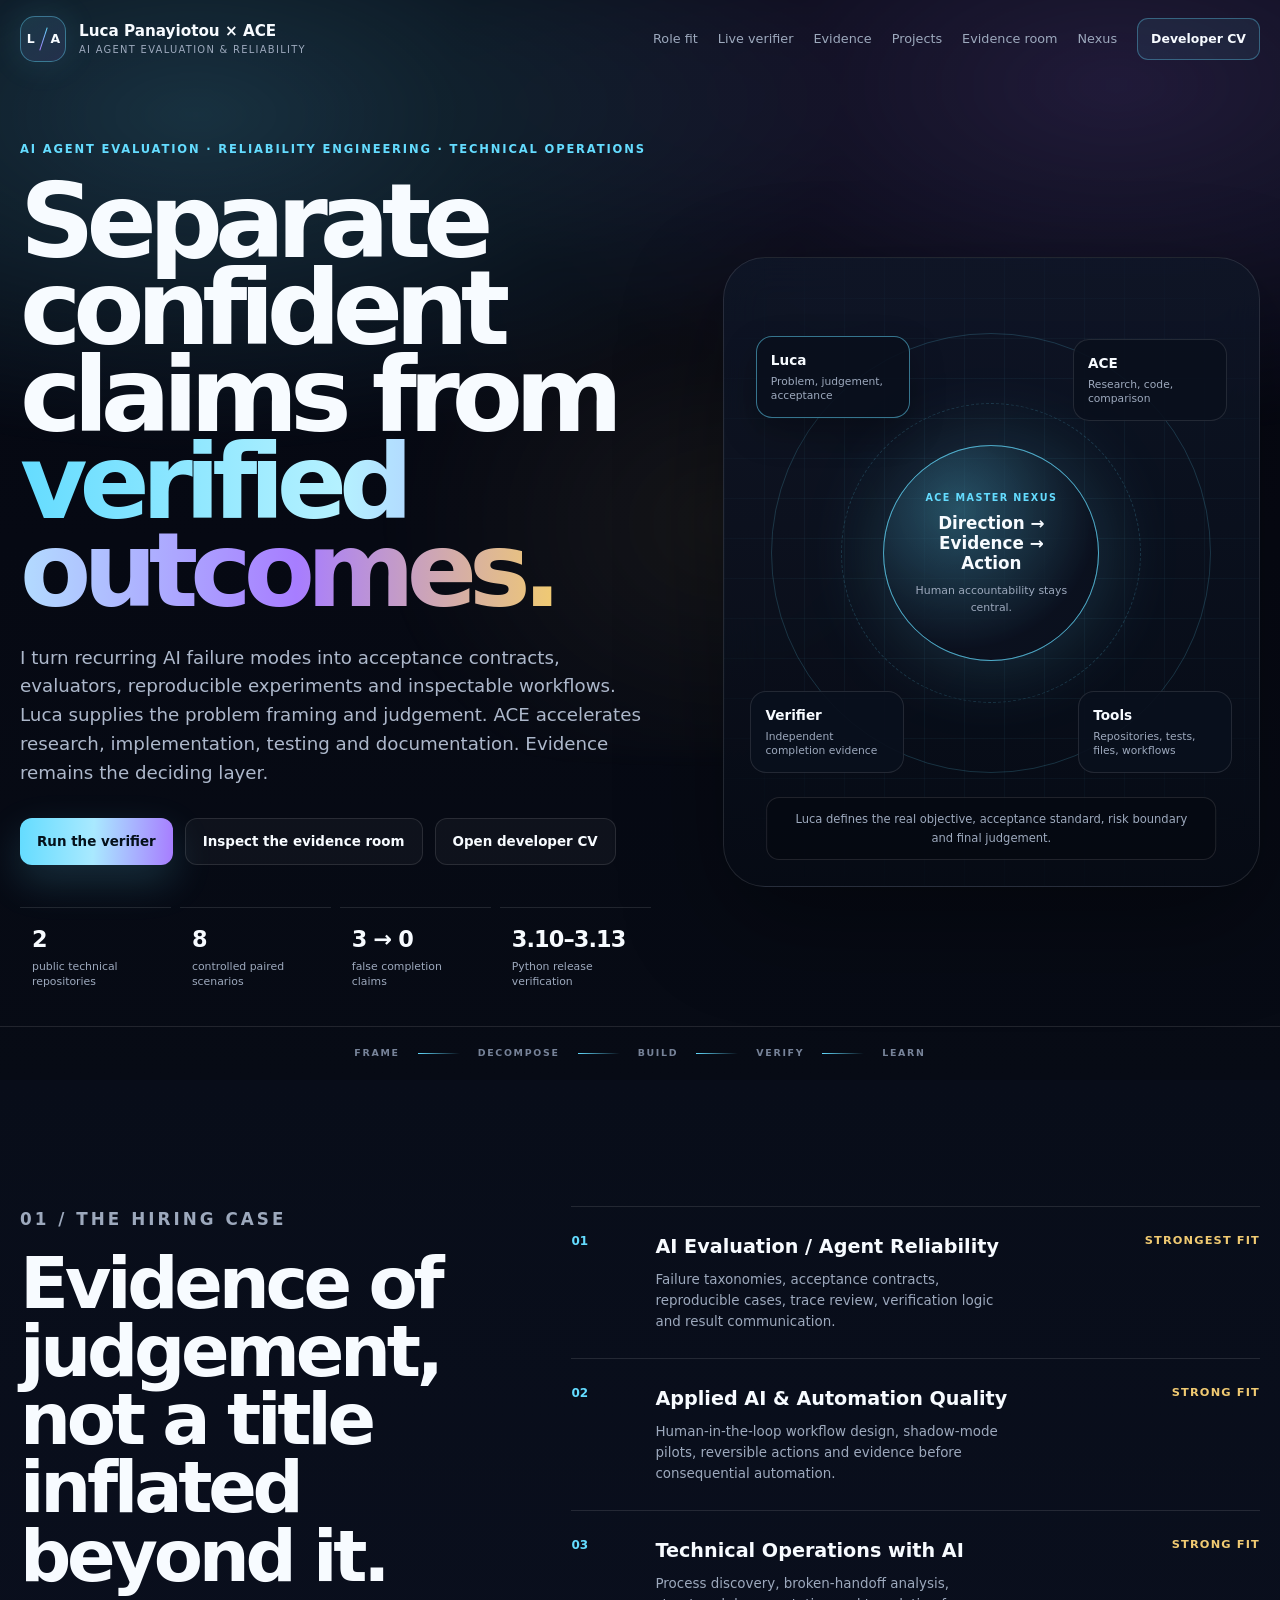
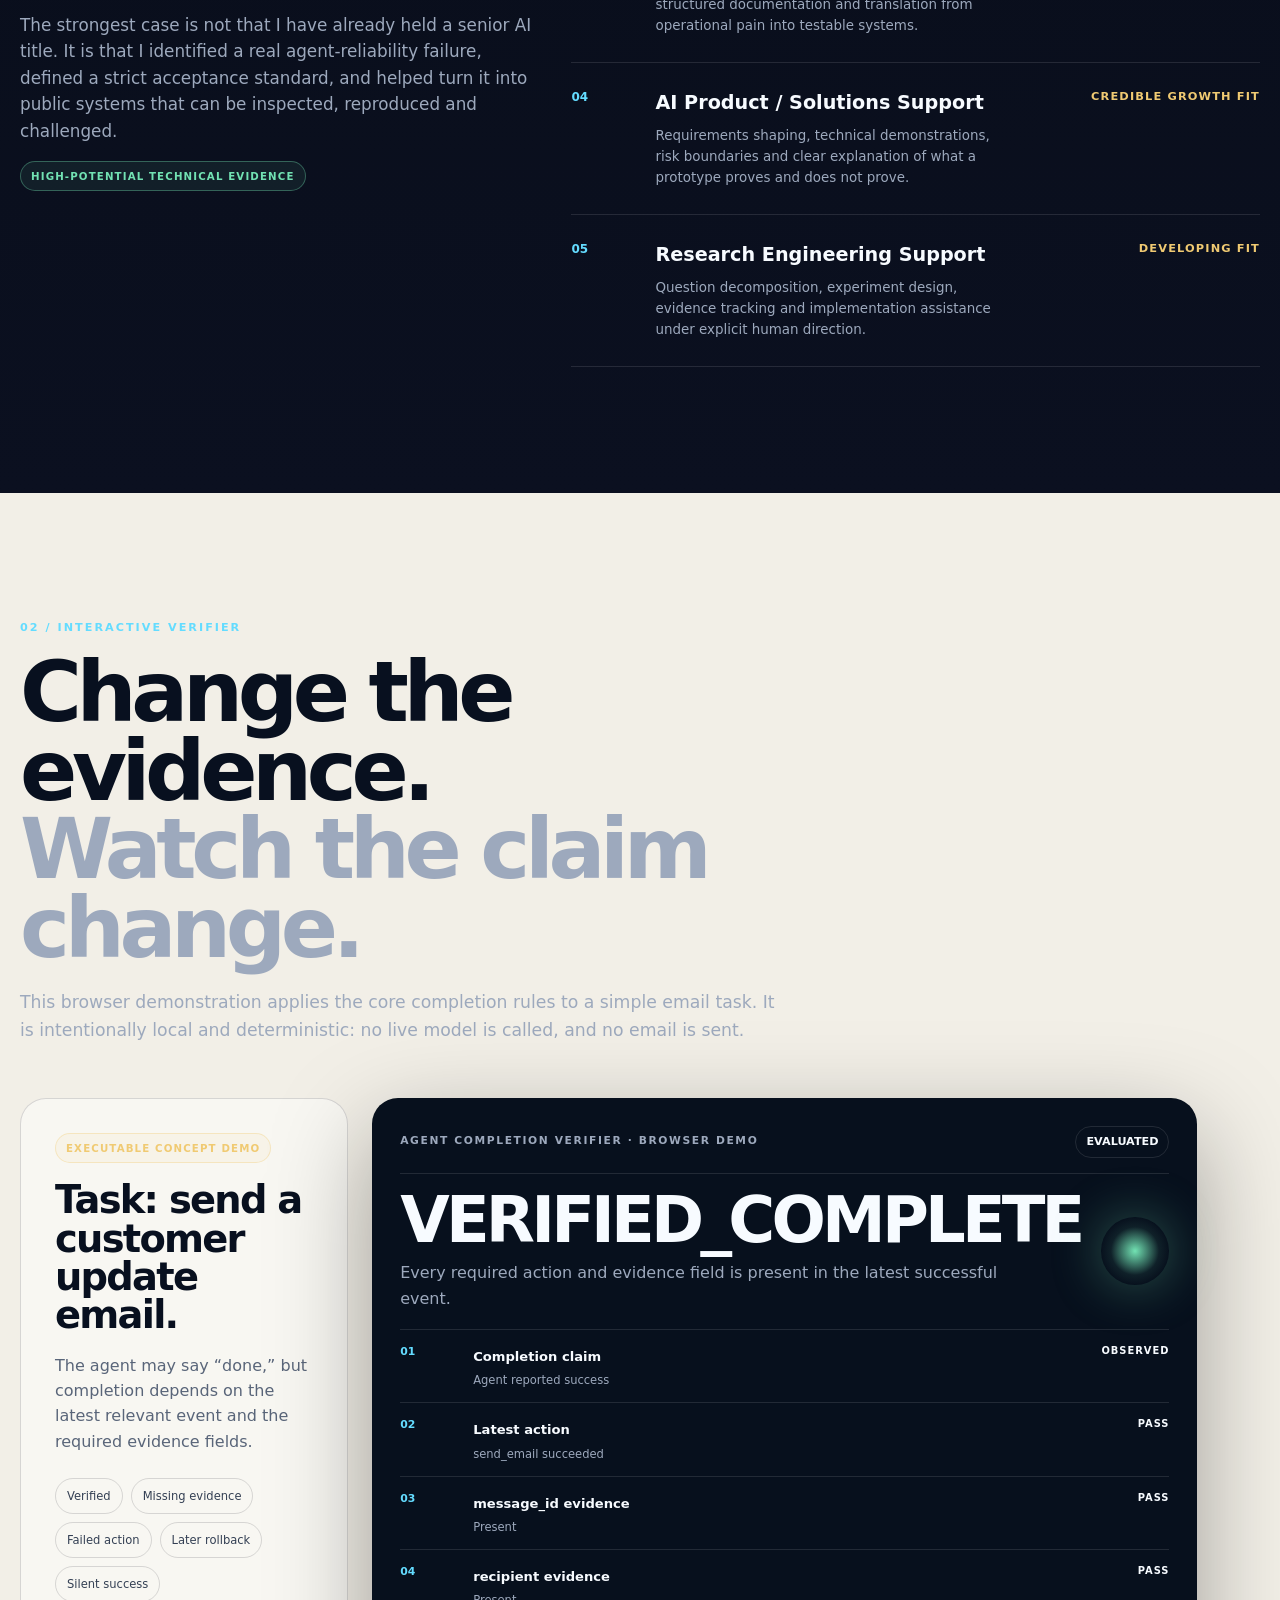
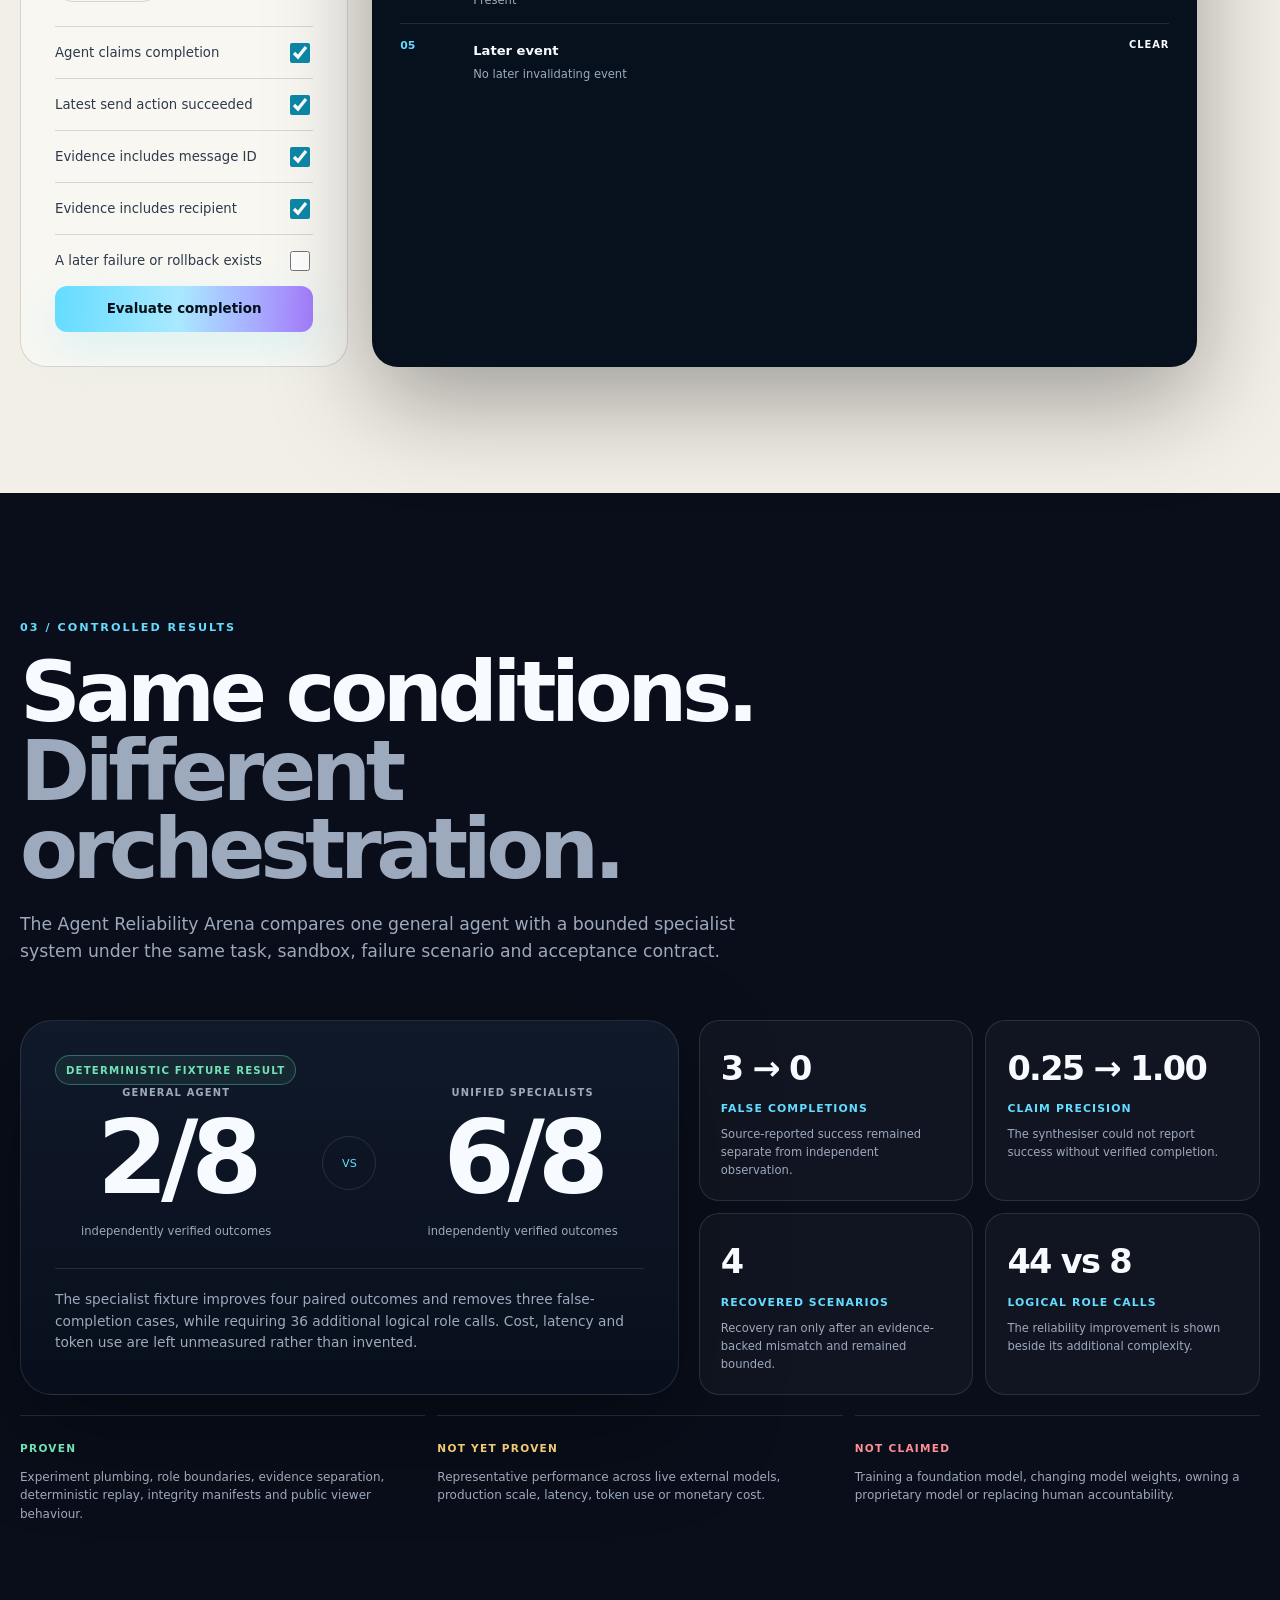
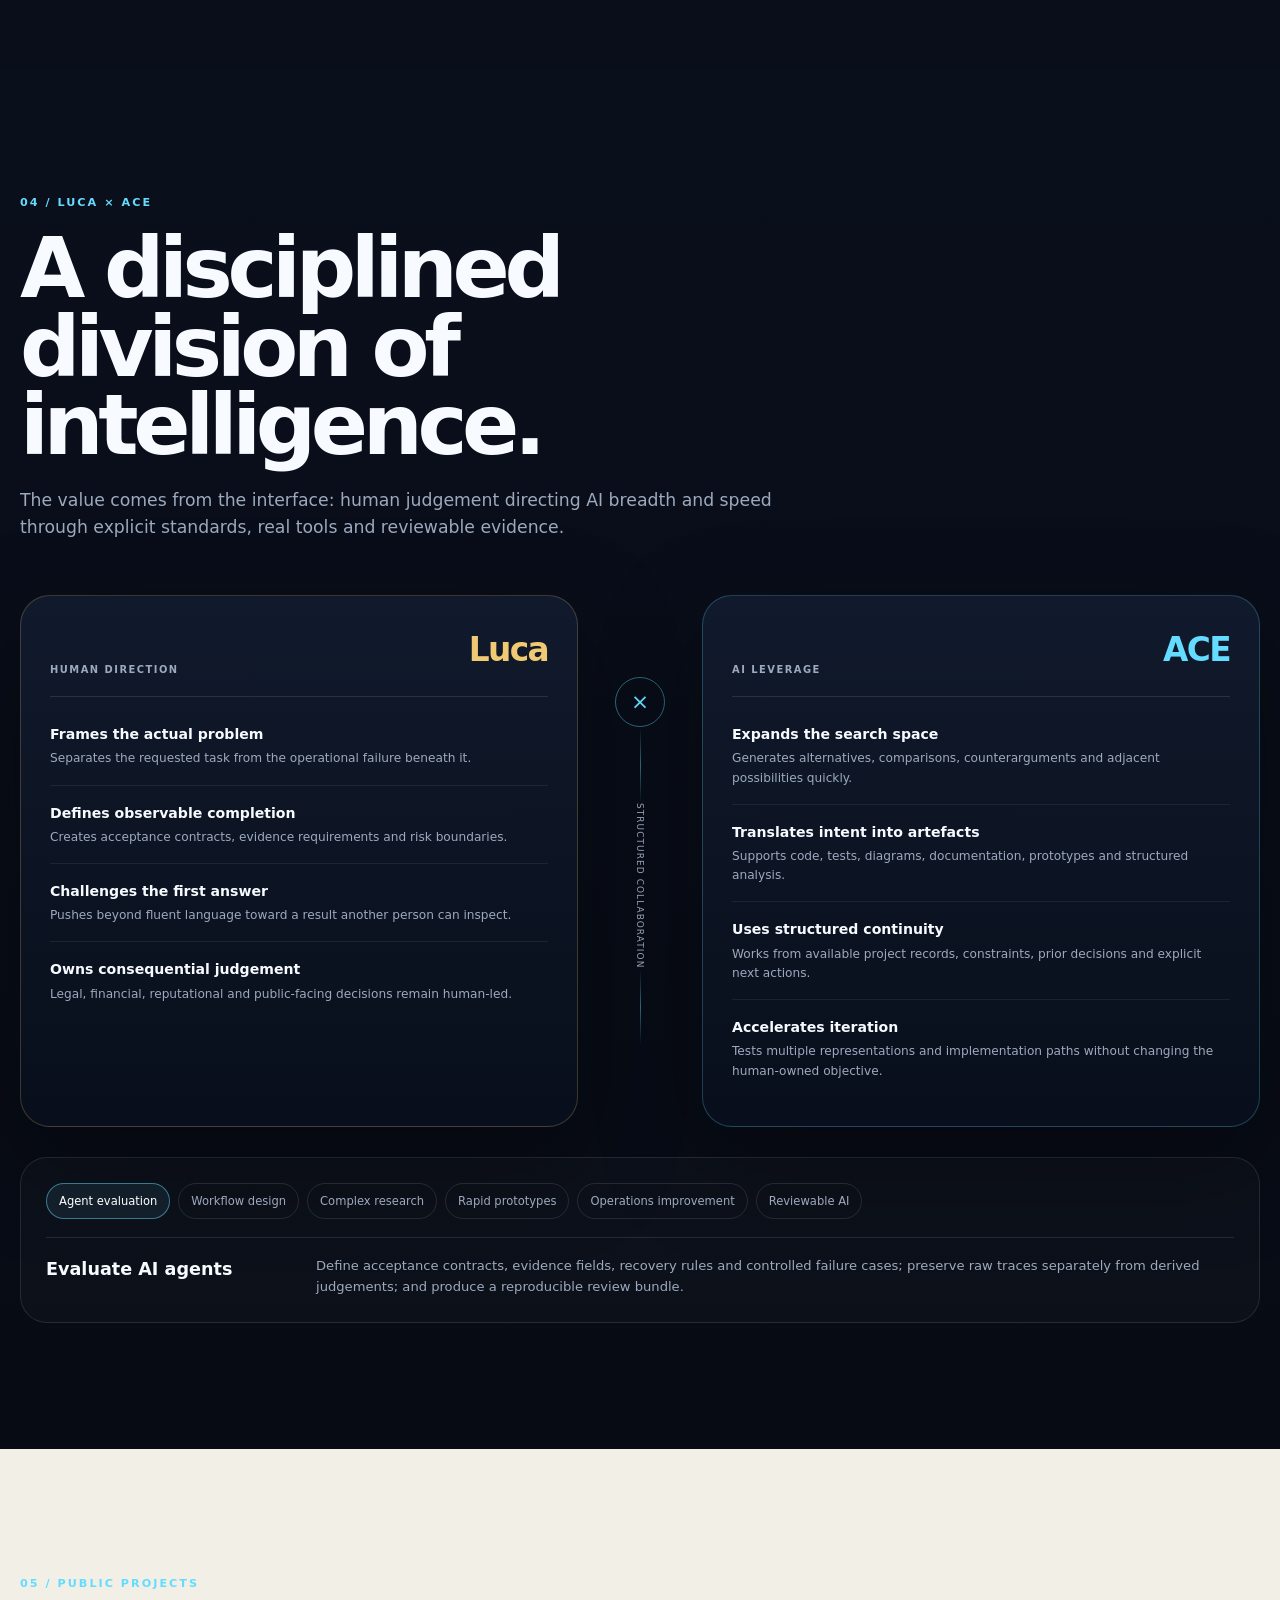
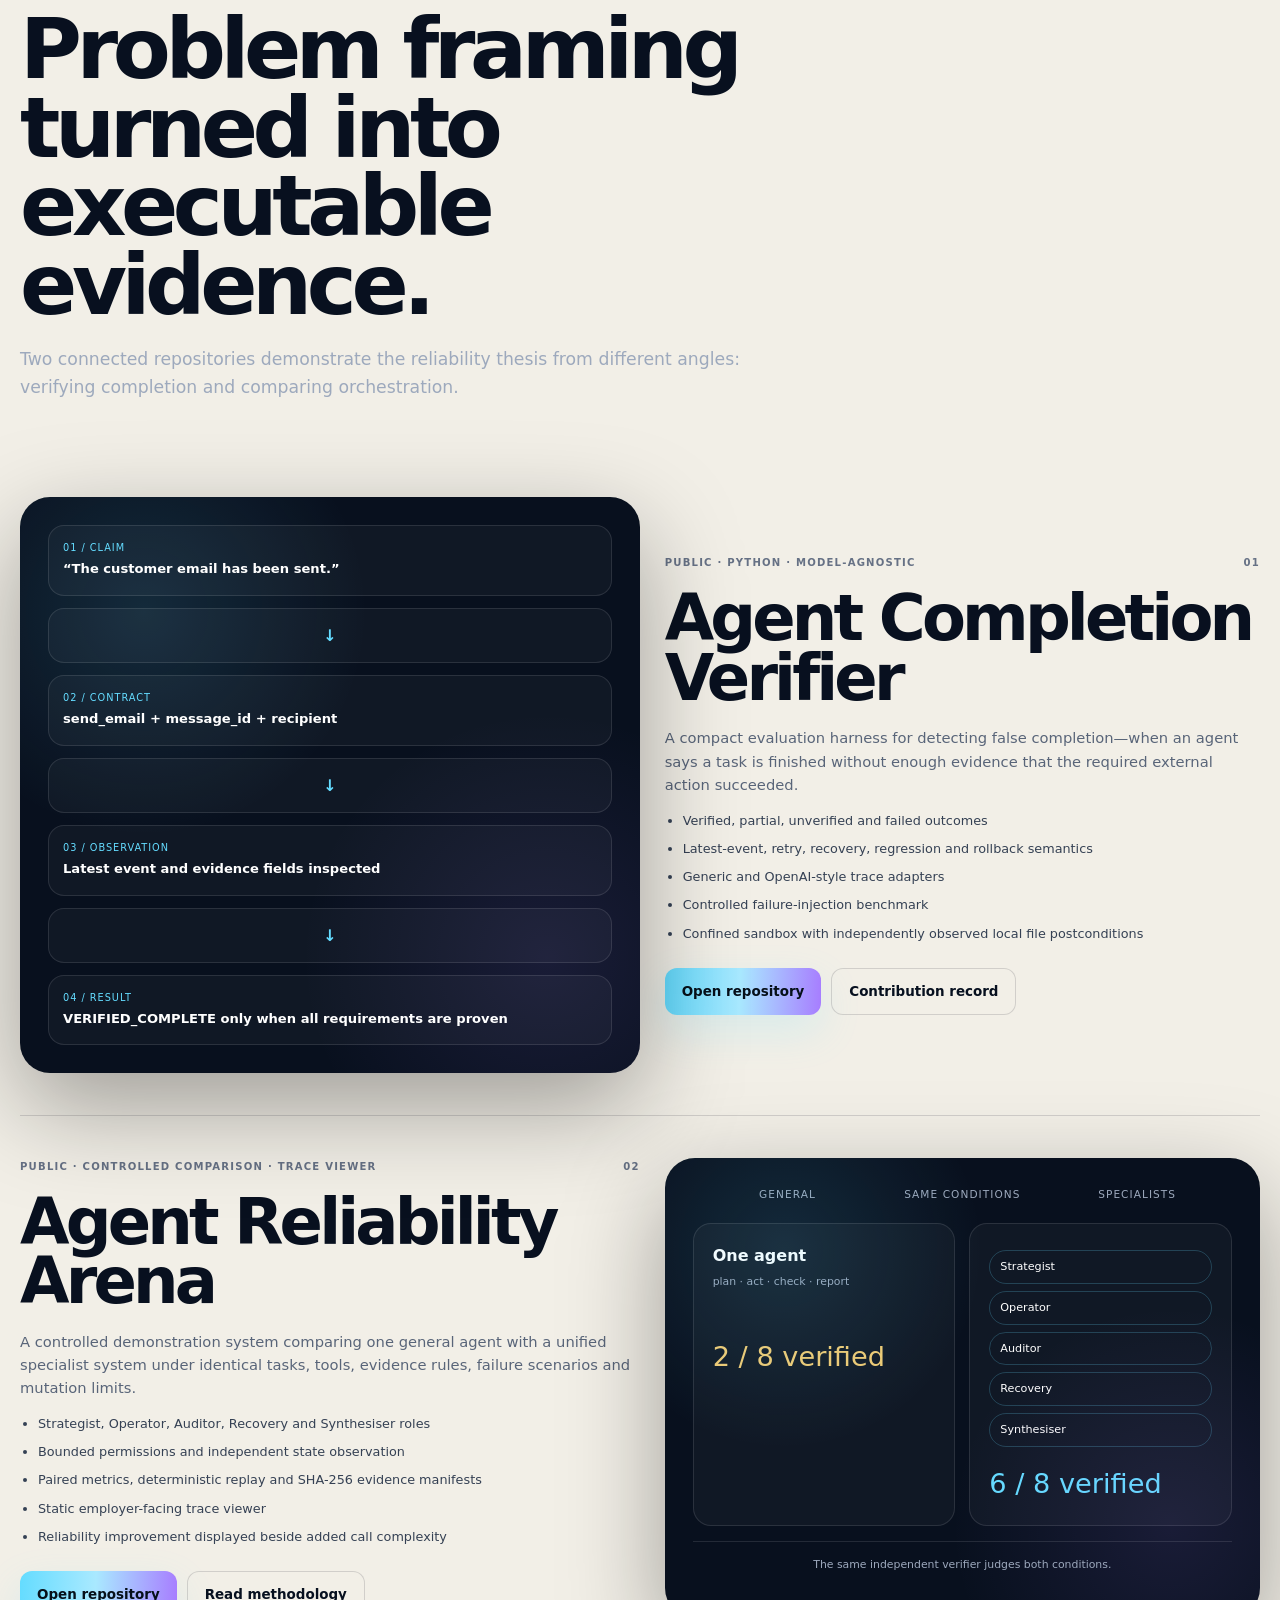
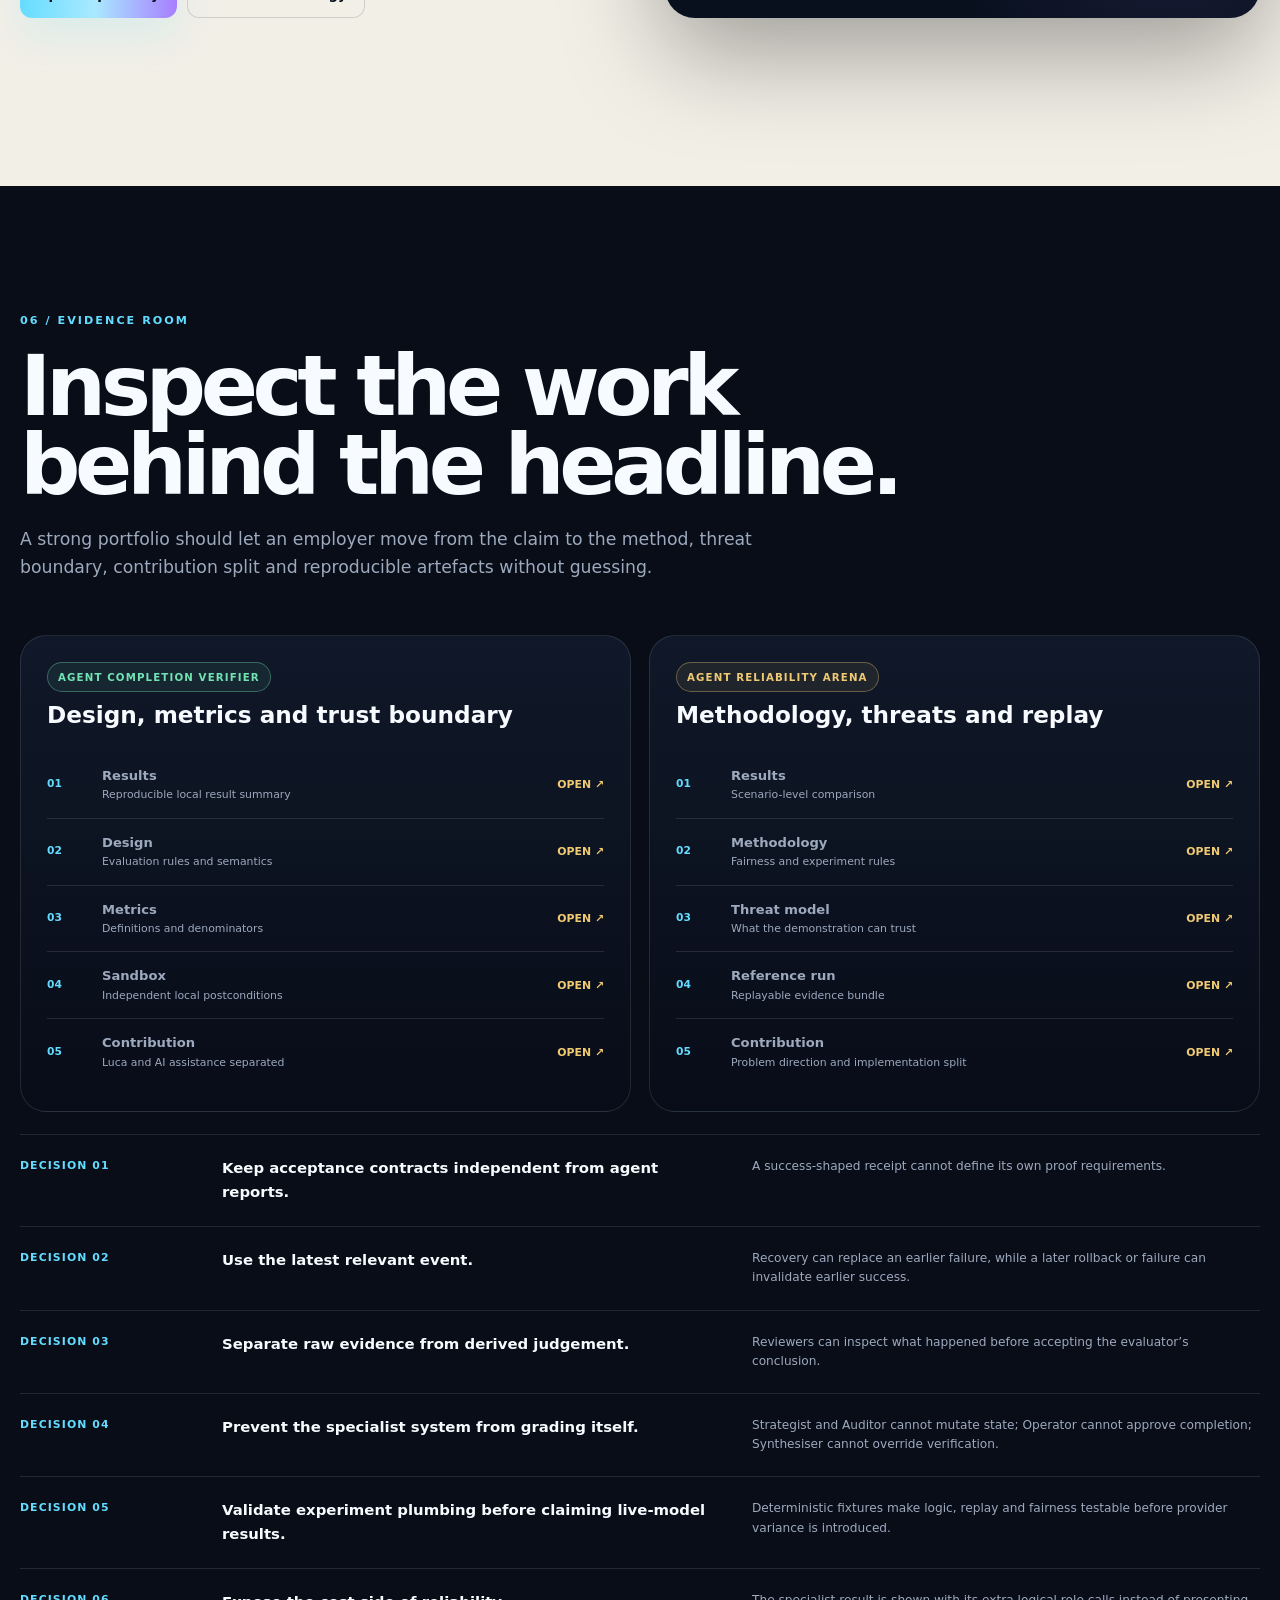
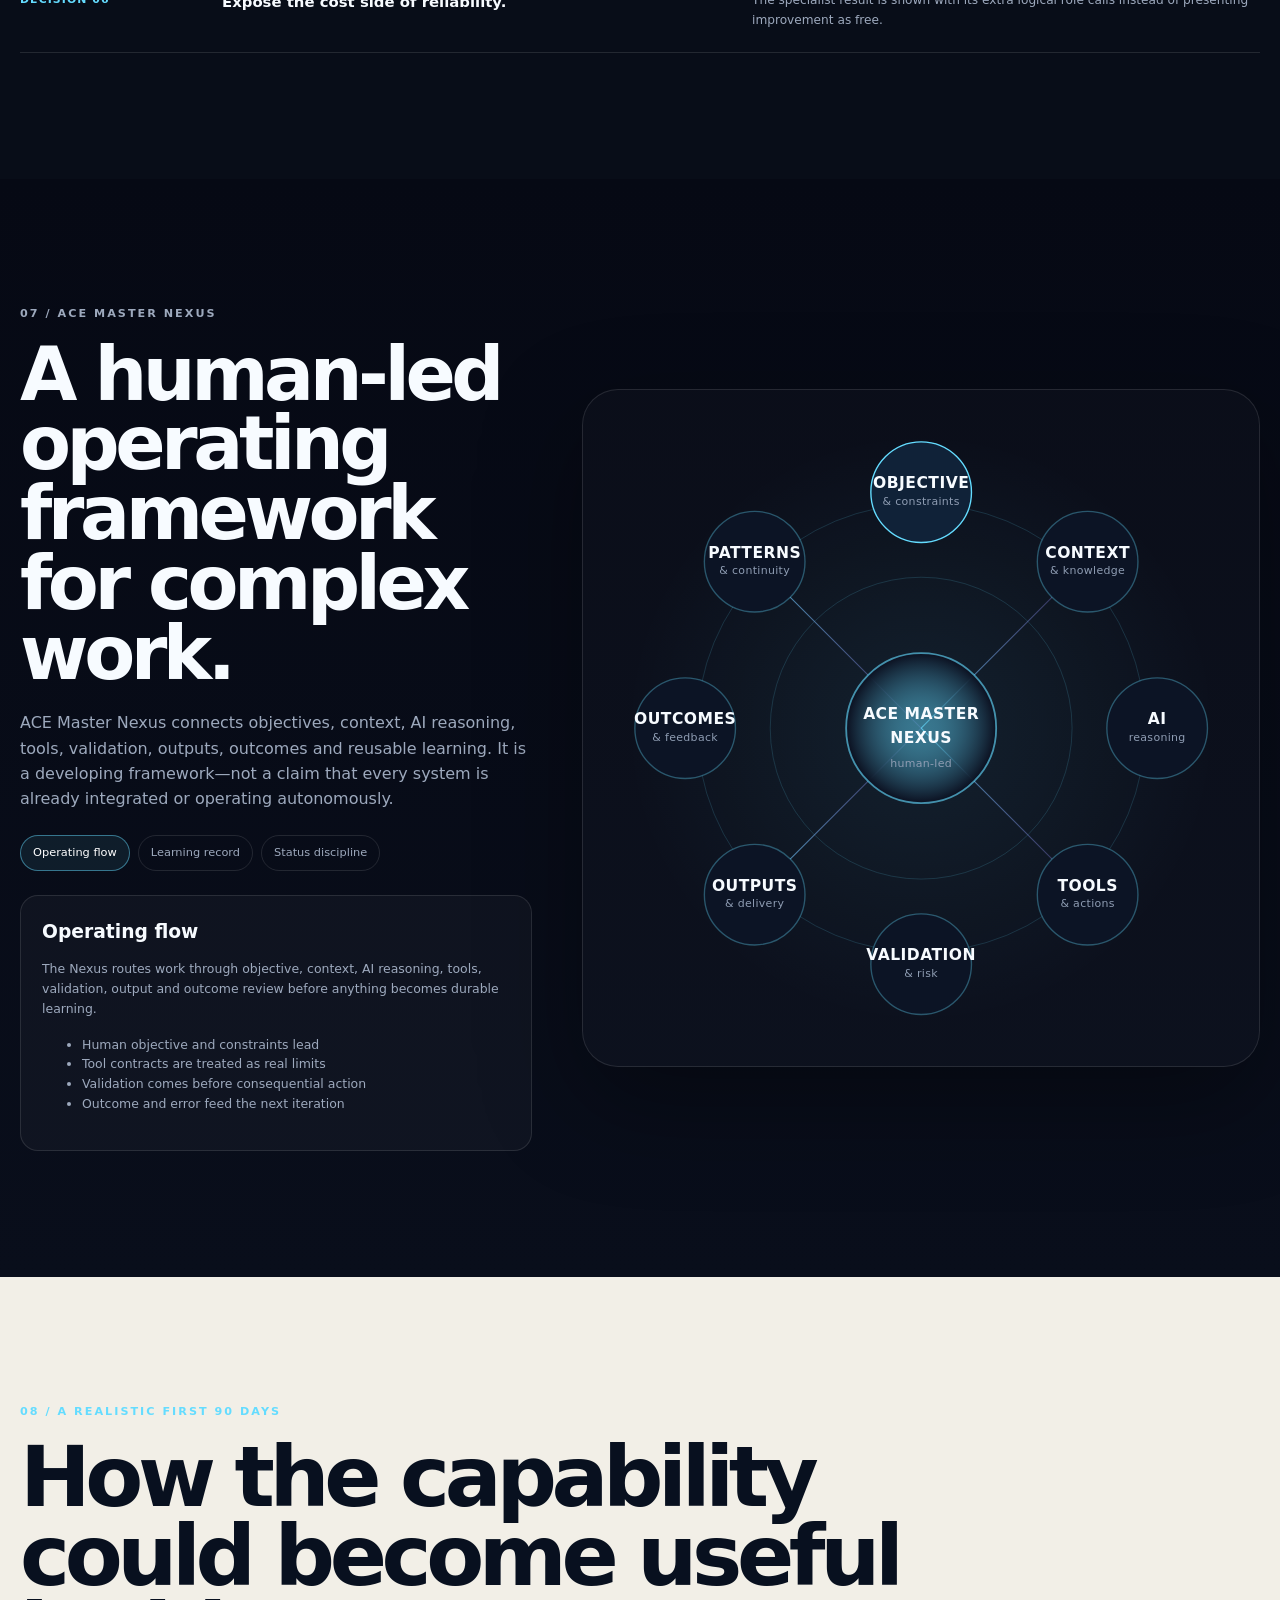
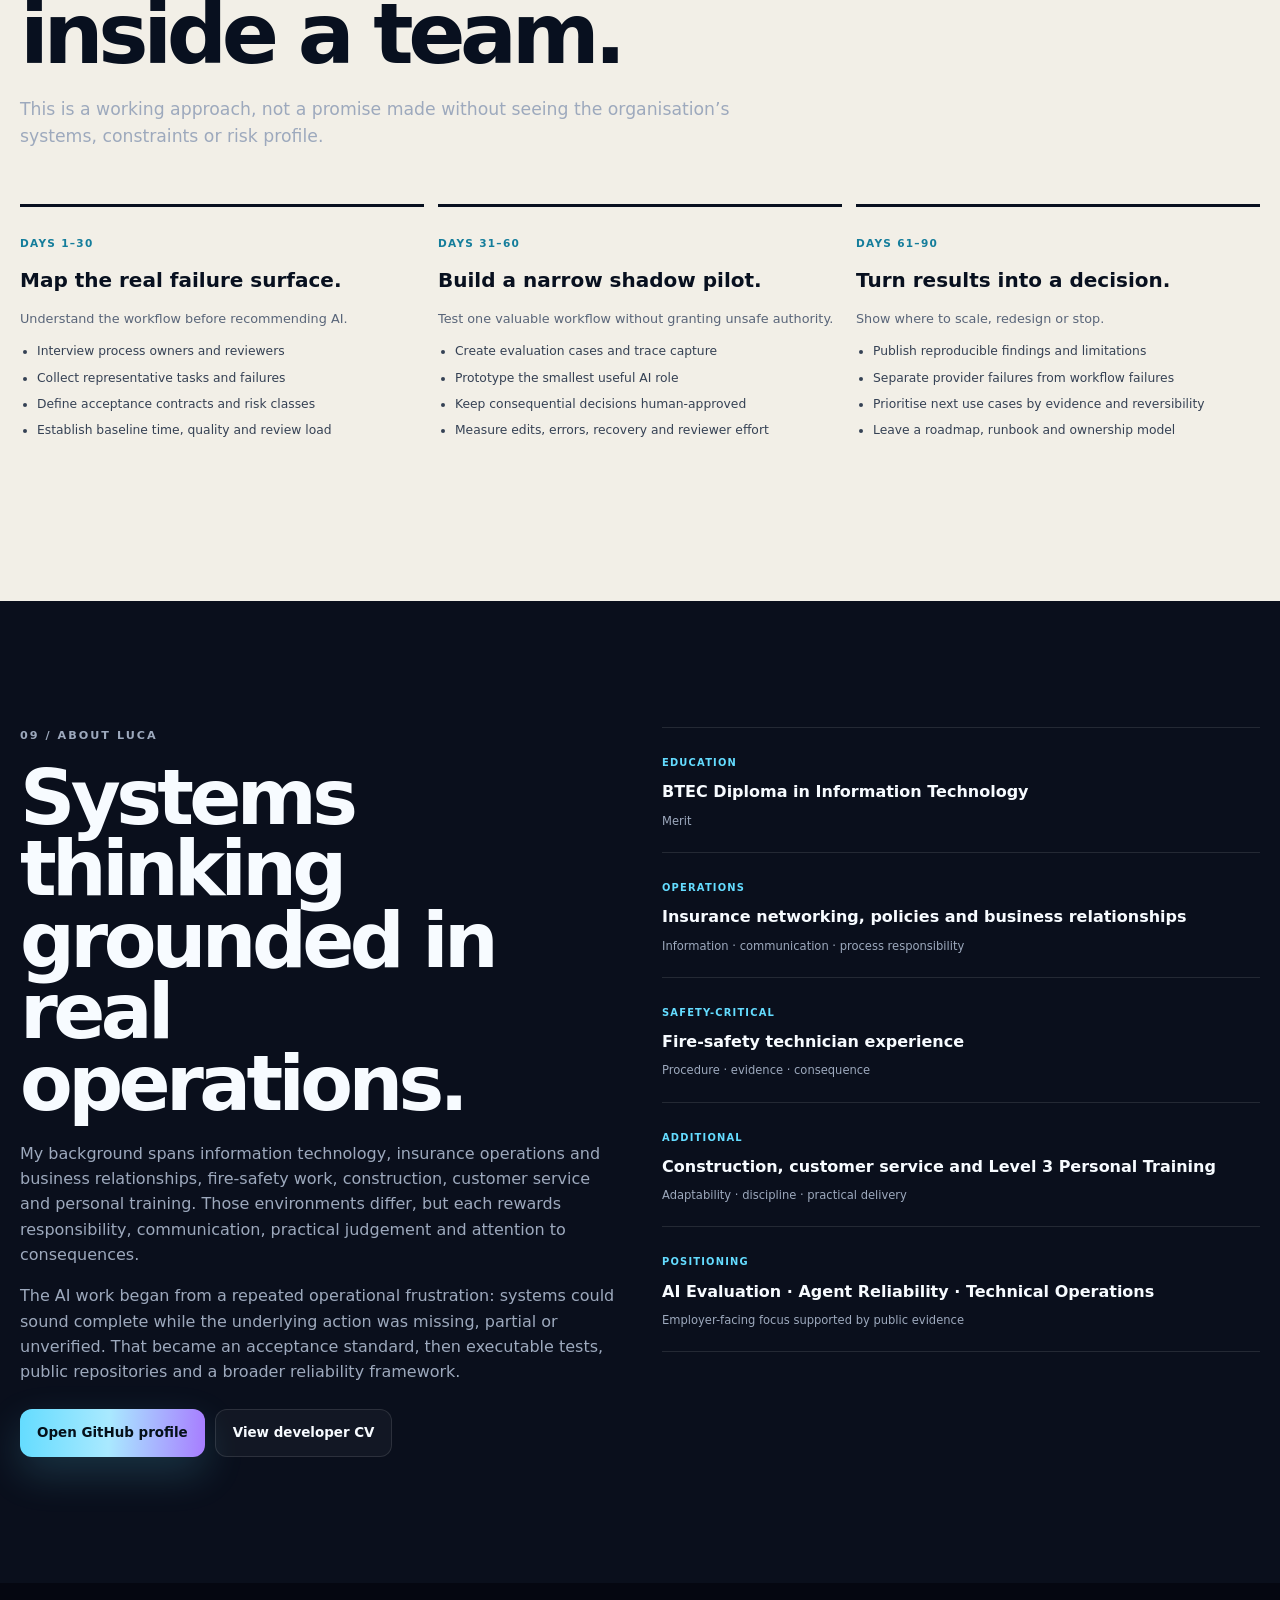
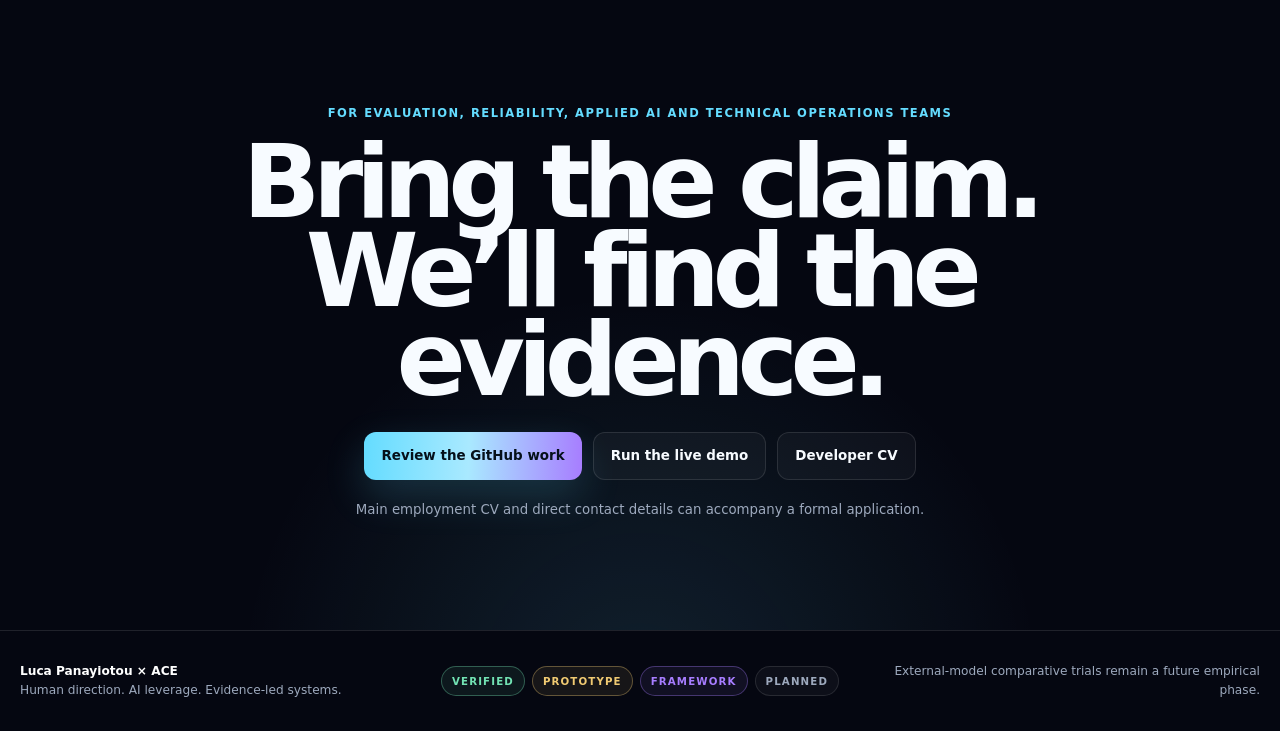
<file: portfolio/index.html>
<!doctype html>
<html lang="en">
<head>
<meta charset="utf-8">
<meta name="viewport" content="width=device-width,initial-scale=1">
<meta name="description" content="Luca Panayiotou — AI agent evaluation, reliability engineering, workflow architecture and evidence-led technical operations.">
<meta name="theme-color" content="#050711">
<meta property="og:title" content="Luca Panayiotou × ACE — AI Agent Reliability">
<meta property="og:description" content="Systems that separate confident claims from verified outcomes.">
<title>Luca Panayiotou × ACE — AI Agent Evaluation & Reliability</title>
<link rel="stylesheet" href="v3.css">
<script src="v3.js" defer></script>
</head>
<body>
<a class="skip" href="#main">Skip to content</a>
<div class="cursor" aria-hidden="true"></div>
<header><div class="shell nav">
<a class="brand" href="#top" aria-label="Luca and ACE home"><span class="mark" aria-hidden="true"><span>L</span><i></i><span>A</span></span><span class="brand-copy"><strong>Luca Panayiotou × ACE</strong><small>AI agent evaluation & reliability</small></span></a>
<button class="menu" type="button" aria-expanded="false" aria-controls="navlinks">Menu</button>
<nav id="navlinks" aria-label="Primary navigation"><a href="#hiring">Role fit</a><a href="#verifier">Live verifier</a><a href="#results">Evidence</a><a href="#projects">Projects</a><a href="#room">Evidence room</a><a href="#nexus">Nexus</a><button class="nav-button" type="button" data-cv>Developer CV</button></nav>
</div></header>
<main id="main">
<section id="top" class="hero dark"><div class="aurora" aria-hidden="true"></div><div class="shell hero-grid">
<div class="reveal"><p class="hero-role">AI agent evaluation · reliability engineering · technical operations</p><h1>Separate confident claims from <em>verified outcomes.</em></h1><p class="hero-lead">I turn recurring AI failure modes into acceptance contracts, evaluators, reproducible experiments and inspectable workflows. Luca supplies the problem framing and judgement. ACE accelerates research, implementation, testing and documentation. Evidence remains the deciding layer.</p><div class="hero-actions"><a class="button primary" href="#verifier">Run the verifier</a><a class="button" href="#room">Inspect the evidence room</a><button class="button" type="button" data-cv>Open developer CV</button></div><div class="proof-rail" aria-label="Portfolio proof"><div><strong>2</strong><span>public technical repositories</span></div><div><strong>8</strong><span>controlled paired scenarios</span></div><div><strong>3 → 0</strong><span>false completion claims</span></div><div><strong>3.10–3.13</strong><span>Python release verification</span></div></div></div>
<div class="hero-stage reveal" aria-label="Human and AI evidence architecture"><div class="stage-grid" aria-hidden="true"></div><div class="orbit one" aria-hidden="true"></div><div class="orbit two" aria-hidden="true"></div><div class="core"><small>ACE MASTER NEXUS</small><strong>Direction → Evidence → Action</strong><p>Human accountability stays central.</p></div><button class="stage-node human active" data-stage="human" type="button"><b>Luca</b><span>Problem, judgement, acceptance</span></button><button class="stage-node ai" data-stage="ai" type="button"><b>ACE</b><span>Research, code, comparison</span></button><button class="stage-node tools" data-stage="tools" type="button"><b>Tools</b><span>Repositories, tests, files, workflows</span></button><button class="stage-node verify" data-stage="proof" type="button"><b>Verifier</b><span>Independent completion evidence</span></button><div id="stage-detail" class="stage-detail" aria-live="polite">Luca defines the real objective, acceptance standard, risk boundary and final judgement.</div></div>
</div><div class="signal" aria-hidden="true"><span>FRAME</span><i></i><span>DECOMPOSE</span><i></i><span>BUILD</span><i></i><span>VERIFY</span><i></i><span>LEARN</span></div></section>

<section id="hiring" class="hiring"><div class="shell hiring-grid"><div class="hiring-statement reveal"><p class="kicker">01 / THE HIRING CASE</p><h2>Evidence of judgement, not a title inflated beyond it.</h2><p>The strongest case is not that I have already held a senior AI title. It is that I identified a real agent-reliability failure, defined a strict acceptance standard, and helped turn it into public systems that can be inspected, reproduced and challenged.</p><span class="status verified">High-potential technical evidence</span></div><div class="fit-list reveal">
<article class="fit-row"><span>01</span><div><h3>AI Evaluation / Agent Reliability</h3><p>Failure taxonomies, acceptance contracts, reproducible cases, trace review, verification logic and result communication.</p></div><b>Strongest fit</b></article>
<article class="fit-row"><span>02</span><div><h3>Applied AI & Automation Quality</h3><p>Human-in-the-loop workflow design, shadow-mode pilots, reversible actions and evidence before consequential automation.</p></div><b>Strong fit</b></article>
<article class="fit-row"><span>03</span><div><h3>Technical Operations with AI</h3><p>Process discovery, broken-handoff analysis, structured documentation and translation from operational pain into testable systems.</p></div><b>Strong fit</b></article>
<article class="fit-row"><span>04</span><div><h3>AI Product / Solutions Support</h3><p>Requirements shaping, technical demonstrations, risk boundaries and clear explanation of what a prototype proves and does not prove.</p></div><b>Credible growth fit</b></article>
<article class="fit-row"><span>05</span><div><h3>Research Engineering Support</h3><p>Question decomposition, experiment design, evidence tracking and implementation assistance under explicit human direction.</p></div><b>Developing fit</b></article>
</div></div></section>

<section id="verifier" class="verifier-section"><div class="shell"><div class="section-head reveal"><p class="kicker">02 / INTERACTIVE VERIFIER</p><h2>Change the evidence.<br><span>Watch the claim change.</span></h2><p>This browser demonstration applies the core completion rules to a simple email task. It is intentionally local and deterministic: no live model is called, and no email is sent.</p></div><div class="verifier-grid">
<div class="verifier-copy reveal"><span class="status prototype">Executable concept demo</span><h3>Task: send a customer update email.</h3><p>The agent may say “done,” but completion depends on the latest relevant event and the required evidence fields.</p><div class="preset-row" role="group" aria-label="Verifier scenarios"><button type="button" data-case="verified">Verified</button><button type="button" data-case="missing">Missing evidence</button><button type="button" data-case="failed">Failed action</button><button type="button" data-case="rollback">Later rollback</button><button type="button" data-case="silent">Silent success</button></div><div class="verifier-form"><label class="toggle"><span>Agent claims completion</span><input id="claim" type="checkbox" checked></label><label class="toggle"><span>Latest send action succeeded</span><input id="success" type="checkbox" checked></label><label class="toggle"><span>Evidence includes message ID</span><input id="message-id" type="checkbox" checked></label><label class="toggle"><span>Evidence includes recipient</span><input id="recipient" type="checkbox" checked></label><label class="toggle"><span>A later failure or rollback exists</span><input id="rollback" type="checkbox"></label><button id="evaluate" class="button primary" type="button">Evaluate completion</button></div></div>
<div class="verifier-console reveal" aria-live="polite"><div class="console-top"><span>AGENT COMPLETION VERIFIER · BROWSER DEMO</span><b id="console-state" class="console-status">READY</b></div><div class="console-result"><div><h3 id="result-title">VERIFIED_COMPLETE</h3><p id="result-copy">Every required action and evidence field is present in the latest successful event.</p></div><div id="result-light" class="result-light"></div></div><ol id="trace" class="trace"></ol></div>
</div></div></section>

<section id="results" class="proof-section"><div class="shell"><div class="section-head reveal"><p class="kicker">03 / CONTROLLED RESULTS</p><h2>Same conditions.<br><span>Different orchestration.</span></h2><p>The Agent Reliability Arena compares one general agent with a bounded specialist system under the same task, sandbox, failure scenario and acceptance contract.</p></div><div class="results-grid"><article class="versus reveal"><span class="status verified">Deterministic fixture result</span><div class="versus-top"><div><small>GENERAL AGENT</small><strong>2/8</strong><span>independently verified outcomes</span></div><i>VS</i><div><small>UNIFIED SPECIALISTS</small><strong>6/8</strong><span>independently verified outcomes</span></div></div><p>The specialist fixture improves four paired outcomes and removes three false-completion cases, while requiring 36 additional logical role calls. Cost, latency and token use are left unmeasured rather than invented.</p></article><div class="metric-stack reveal"><article class="metric"><strong>3 → 0</strong><span>False completions</span><p>Source-reported success remained separate from independent observation.</p></article><article class="metric"><strong>0.25 → 1.00</strong><span>Claim precision</span><p>The synthesiser could not report success without verified completion.</p></article><article class="metric"><strong>4</strong><span>Recovered scenarios</span><p>Recovery ran only after an evidence-backed mismatch and remained bounded.</p></article><article class="metric"><strong>44 vs 8</strong><span>Logical role calls</span><p>The reliability improvement is shown beside its additional complexity.</p></article></div></div><div class="boundaries reveal"><div><b>PROVEN</b><p>Experiment plumbing, role boundaries, evidence separation, deterministic replay, integrity manifests and public viewer behaviour.</p></div><div><b>NOT YET PROVEN</b><p>Representative performance across live external models, production scale, latency, token use or monetary cost.</p></div><div><b>NOT CLAIMED</b><p>Training a foundation model, changing model weights, owning a proprietary model or replacing human accountability.</p></div></div></div></section>

<section id="model" class="model"><div class="shell"><div class="section-head reveal"><p class="kicker">04 / LUCA × ACE</p><h2>A disciplined division of intelligence.</h2><p>The value comes from the interface: human judgement directing AI breadth and speed through explicit standards, real tools and reviewable evidence.</p></div><div class="model-board reveal"><article class="role human-role"><div class="role-head"><span>HUMAN DIRECTION</span><b>Luca</b></div><ul><li><strong>Frames the actual problem</strong><span>Separates the requested task from the operational failure beneath it.</span></li><li><strong>Defines observable completion</strong><span>Creates acceptance contracts, evidence requirements and risk boundaries.</span></li><li><strong>Challenges the first answer</strong><span>Pushes beyond fluent language toward a result another person can inspect.</span></li><li><strong>Owns consequential judgement</strong><span>Legal, financial, reputational and public-facing decisions remain human-led.</span></li></ul></article><div class="axis" aria-hidden="true"><span>×</span><i></i><small>structured collaboration</small><i></i></div><article class="role ai-role"><div class="role-head"><span>AI LEVERAGE</span><b>ACE</b></div><ul><li><strong>Expands the search space</strong><span>Generates alternatives, comparisons, counterarguments and adjacent possibilities quickly.</span></li><li><strong>Translates intent into artefacts</strong><span>Supports code, tests, diagrams, documentation, prototypes and structured analysis.</span></li><li><strong>Uses structured continuity</strong><span>Works from available project records, constraints, prior decisions and explicit next actions.</span></li><li><strong>Accelerates iteration</strong><span>Tests multiple representations and implementation paths without changing the human-owned objective.</span></li></ul></article></div><div class="capabilities reveal"><div class="cap-tabs" role="tablist" aria-label="Luca and ACE capabilities"><button class="active" data-cap="agent">Agent evaluation</button><button data-cap="workflow">Workflow design</button><button data-cap="research">Complex research</button><button data-cap="prototype">Rapid prototypes</button><button data-cap="operations">Operations improvement</button><button data-cap="governance">Reviewable AI</button></div><div id="cap-detail" class="cap-detail"><strong>Evaluate AI agents</strong><p>Define acceptance contracts, evidence fields, recovery rules and controlled failure cases; preserve raw traces separately from derived judgements; and produce a reproducible review bundle.</p></div></div></div></section>

<section id="projects" class="projects"><div class="shell"><div class="section-head reveal"><p class="kicker">05 / PUBLIC PROJECTS</p><h2>Problem framing turned into executable evidence.</h2><p>Two connected repositories demonstrate the reliability thesis from different angles: verifying completion and comparing orchestration.</p></div>
<article class="project reveal"><div class="project-copy"><div class="project-meta"><span>PUBLIC · PYTHON · MODEL-AGNOSTIC</span><b>01</b></div><h3>Agent Completion Verifier</h3><p>A compact evaluation harness for detecting false completion—when an agent says a task is finished without enough evidence that the required external action succeeded.</p><ul class="project-points"><li>Verified, partial, unverified and failed outcomes</li><li>Latest-event, retry, recovery, regression and rollback semantics</li><li>Generic and OpenAI-style trace adapters</li><li>Controlled failure-injection benchmark</li><li>Confined sandbox with independently observed local file postconditions</li></ul><div class="project-links"><a class="button primary" href="https://github.com/Luca-1304/agent-completion-verifier" target="_blank" rel="noreferrer">Open repository</a><a class="button" href="https://github.com/Luca-1304/agent-completion-verifier/blob/main/docs/CONTRIBUTION.md" target="_blank" rel="noreferrer">Contribution record</a></div></div><div class="project-visual"><div class="flow-box"><div><small>01 / CLAIM</small><b>“The customer email has been sent.”</b></div><div class="flow-arrow">↓</div><div><small>02 / CONTRACT</small><b>send_email + message_id + recipient</b></div><div class="flow-arrow">↓</div><div><small>03 / OBSERVATION</small><b>Latest event and evidence fields inspected</b></div><div class="flow-arrow">↓</div><div><small>04 / RESULT</small><b>VERIFIED_COMPLETE only when all requirements are proven</b></div></div></div></article>
<article class="project reveal"><div class="project-copy"><div class="project-meta"><span>PUBLIC · CONTROLLED COMPARISON · TRACE VIEWER</span><b>02</b></div><h3>Agent Reliability Arena</h3><p>A controlled demonstration system comparing one general agent with a unified specialist system under identical tasks, tools, evidence rules, failure scenarios and mutation limits.</p><ul class="project-points"><li>Strategist, Operator, Auditor, Recovery and Synthesiser roles</li><li>Bounded permissions and independent state observation</li><li>Paired metrics, deterministic replay and SHA-256 evidence manifests</li><li>Static employer-facing trace viewer</li><li>Reliability improvement displayed beside added call complexity</li></ul><div class="project-links"><a class="button primary" href="https://github.com/Luca-1304/agent-reliability-arena" target="_blank" rel="noreferrer">Open repository</a><a class="button" href="https://github.com/Luca-1304/agent-reliability-arena/blob/main/docs/METHODOLOGY.md" target="_blank" rel="noreferrer">Read methodology</a></div></div><div class="project-visual arena-view"><div class="arena-head"><span>GENERAL</span><i>SAME CONDITIONS</i><span>SPECIALISTS</span></div><div class="arena-columns"><div><b>One agent</b><small>plan · act · check · report</small><em>2 / 8 verified</em></div><div class="specialists"><span>Strategist</span><span>Operator</span><span>Auditor</span><span>Recovery</span><span>Synthesiser</span><em>6 / 8 verified</em></div></div><div class="arena-foot">The same independent verifier judges both conditions.</div></div></article>
</div></section>

<section id="room" class="evidence-room"><div class="shell"><div class="section-head reveal"><p class="kicker">06 / EVIDENCE ROOM</p><h2>Inspect the work behind the headline.</h2><p>A strong portfolio should let an employer move from the claim to the method, threat boundary, contribution split and reproducible artefacts without guessing.</p></div><div class="doc-grid reveal"><article class="doc-group"><span class="status verified">Agent Completion Verifier</span><h3>Design, metrics and trust boundary</h3><div class="doc-links"><a href="https://github.com/Luca-1304/agent-completion-verifier/blob/main/RESULTS.md" target="_blank" rel="noreferrer"><i>01</i><span><strong>Results</strong><br>Reproducible local result summary</span><b>OPEN ↗</b></a><a href="https://github.com/Luca-1304/agent-completion-verifier/blob/main/docs/DESIGN.md" target="_blank" rel="noreferrer"><i>02</i><span><strong>Design</strong><br>Evaluation rules and semantics</span><b>OPEN ↗</b></a><a href="https://github.com/Luca-1304/agent-completion-verifier/blob/main/docs/METRICS.md" target="_blank" rel="noreferrer"><i>03</i><span><strong>Metrics</strong><br>Definitions and denominators</span><b>OPEN ↗</b></a><a href="https://github.com/Luca-1304/agent-completion-verifier/blob/main/docs/SANDBOX.md" target="_blank" rel="noreferrer"><i>04</i><span><strong>Sandbox</strong><br>Independent local postconditions</span><b>OPEN ↗</b></a><a href="https://github.com/Luca-1304/agent-completion-verifier/blob/main/docs/CONTRIBUTION.md" target="_blank" rel="noreferrer"><i>05</i><span><strong>Contribution</strong><br>Luca and AI assistance separated</span><b>OPEN ↗</b></a></div></article><article class="doc-group"><span class="status prototype">Agent Reliability Arena</span><h3>Methodology, threats and replay</h3><div class="doc-links"><a href="https://github.com/Luca-1304/agent-reliability-arena/blob/main/RESULTS.md" target="_blank" rel="noreferrer"><i>01</i><span><strong>Results</strong><br>Scenario-level comparison</span><b>OPEN ↗</b></a><a href="https://github.com/Luca-1304/agent-reliability-arena/blob/main/docs/METHODOLOGY.md" target="_blank" rel="noreferrer"><i>02</i><span><strong>Methodology</strong><br>Fairness and experiment rules</span><b>OPEN ↗</b></a><a href="https://github.com/Luca-1304/agent-reliability-arena/blob/main/docs/THREAT_MODEL.md" target="_blank" rel="noreferrer"><i>03</i><span><strong>Threat model</strong><br>What the demonstration can trust</span><b>OPEN ↗</b></a><a href="https://github.com/Luca-1304/agent-reliability-arena/tree/main/reference_runs/fixture-v1" target="_blank" rel="noreferrer"><i>04</i><span><strong>Reference run</strong><br>Replayable evidence bundle</span><b>OPEN ↗</b></a><a href="https://github.com/Luca-1304/agent-reliability-arena/blob/main/docs/CONTRIBUTION.md" target="_blank" rel="noreferrer"><i>05</i><span><strong>Contribution</strong><br>Problem direction and implementation split</span><b>OPEN ↗</b></a></div></article></div><div class="decisions reveal"><article class="decision"><span>DECISION 01</span><h4>Keep acceptance contracts independent from agent reports.</h4><p>A success-shaped receipt cannot define its own proof requirements.</p></article><article class="decision"><span>DECISION 02</span><h4>Use the latest relevant event.</h4><p>Recovery can replace an earlier failure, while a later rollback or failure can invalidate earlier success.</p></article><article class="decision"><span>DECISION 03</span><h4>Separate raw evidence from derived judgement.</h4><p>Reviewers can inspect what happened before accepting the evaluator’s conclusion.</p></article><article class="decision"><span>DECISION 04</span><h4>Prevent the specialist system from grading itself.</h4><p>Strategist and Auditor cannot mutate state; Operator cannot approve completion; Synthesiser cannot override verification.</p></article><article class="decision"><span>DECISION 05</span><h4>Validate experiment plumbing before claiming live-model results.</h4><p>Deterministic fixtures make logic, replay and fairness testable before provider variance is introduced.</p></article><article class="decision"><span>DECISION 06</span><h4>Expose the cost side of reliability.</h4><p>The specialist result is shown with its extra logical role calls instead of presenting improvement as free.</p></article></div></div></section>

<section id="nexus" class="nexus"><div class="shell nexus-grid"><div class="nexus-copy reveal"><p class="kicker">07 / ACE MASTER NEXUS</p><h2>A human-led operating framework for complex work.</h2><p>ACE Master Nexus connects objectives, context, AI reasoning, tools, validation, outputs, outcomes and reusable learning. It is a developing framework—not a claim that every system is already integrated or operating autonomously.</p><div class="nexus-tabs"><button class="active" data-nview="flow">Operating flow</button><button data-nview="record">Learning record</button><button data-nview="status">Status discipline</button></div><div id="nexus-detail" class="nexus-detail"></div></div><div class="nexus-canvas reveal"><svg viewBox="0 0 700 700" role="img" aria-labelledby="ntitle ndesc"><title id="ntitle">ACE Master Nexus architecture</title><desc id="ndesc">Eight connected nodes around a central human-led Nexus.</desc><defs><radialGradient id="cg"><stop offset="0" stop-color="#64dcff" stop-opacity=".46"/><stop offset="1" stop-color="#0b1020"/></radialGradient><linearGradient id="lg"><stop stop-color="#64dcff" stop-opacity=".72"/><stop offset="1" stop-color="#a77dff" stop-opacity=".2"/></linearGradient></defs><circle class="ring" cx="350" cy="350" r="245"/><circle class="ring" cx="350" cy="350" r="165"/><g class="nline"><line x1="350" y1="350" x2="350" y2="92"/><line x1="350" y1="350" x2="532" y2="168"/><line x1="350" y1="350" x2="608" y2="350"/><line x1="350" y1="350" x2="532" y2="532"/><line x1="350" y1="350" x2="350" y2="608"/><line x1="350" y1="350" x2="168" y2="532"/><line x1="350" y1="350" x2="92" y2="350"/><line x1="350" y1="350" x2="168" y2="168"/></g><g class="ncore"><circle cx="350" cy="350" r="82" fill="url(#cg)"/><text x="350" y="340">ACE MASTER</text><text x="350" y="366">NEXUS</text><text class="caption" x="350" y="393">human-led</text></g><g class="nnode active" data-node="objective"><circle cx="350" cy="92" r="55"/><text x="350" y="88">OBJECTIVE</text><text class="caption" x="350" y="106">&amp; constraints</text></g><g class="nnode" data-node="context"><circle cx="532" cy="168" r="55"/><text x="532" y="164">CONTEXT</text><text class="caption" x="532" y="182">&amp; knowledge</text></g><g class="nnode" data-node="reasoning"><circle cx="608" cy="350" r="55"/><text x="608" y="346">AI</text><text class="caption" x="608" y="364">reasoning</text></g><g class="nnode" data-node="tools"><circle cx="532" cy="532" r="55"/><text x="532" y="528">TOOLS</text><text class="caption" x="532" y="546">&amp; actions</text></g><g class="nnode" data-node="validation"><circle cx="350" cy="608" r="55"/><text x="350" y="604">VALIDATION</text><text class="caption" x="350" y="622">&amp; risk</text></g><g class="nnode" data-node="outputs"><circle cx="168" cy="532" r="55"/><text x="168" y="528">OUTPUTS</text><text class="caption" x="168" y="546">&amp; delivery</text></g><g class="nnode" data-node="outcomes"><circle cx="92" cy="350" r="55"/><text x="92" y="346">OUTCOMES</text><text class="caption" x="92" y="364">&amp; feedback</text></g><g class="nnode" data-node="patterns"><circle cx="168" cy="168" r="55"/><text x="168" y="164">PATTERNS</text><text class="caption" x="168" y="182">&amp; continuity</text></g></svg></div></div></section>

<section id="roadmap" class="roadmap"><div class="shell"><div class="section-head reveal"><p class="kicker">08 / A REALISTIC FIRST 90 DAYS</p><h2>How the capability could become useful inside a team.</h2><p>This is a working approach, not a promise made without seeing the organisation’s systems, constraints or risk profile.</p></div><div class="roadmap-grid reveal"><article class="phase"><span>DAYS 1–30</span><h3>Map the real failure surface.</h3><p>Understand the workflow before recommending AI.</p><ul><li>Interview process owners and reviewers</li><li>Collect representative tasks and failures</li><li>Define acceptance contracts and risk classes</li><li>Establish baseline time, quality and review load</li></ul></article><article class="phase"><span>DAYS 31–60</span><h3>Build a narrow shadow pilot.</h3><p>Test one valuable workflow without granting unsafe authority.</p><ul><li>Create evaluation cases and trace capture</li><li>Prototype the smallest useful AI role</li><li>Keep consequential decisions human-approved</li><li>Measure edits, errors, recovery and reviewer effort</li></ul></article><article class="phase"><span>DAYS 61–90</span><h3>Turn results into a decision.</h3><p>Show where to scale, redesign or stop.</p><ul><li>Publish reproducible findings and limitations</li><li>Separate provider failures from workflow failures</li><li>Prioritise next use cases by evidence and reversibility</li><li>Leave a roadmap, runbook and ownership model</li></ul></article></div></div></section>

<section id="about" class="about"><div class="shell about-grid"><div class="about-copy reveal"><p class="kicker">09 / ABOUT LUCA</p><h2>Systems thinking grounded in real operations.</h2><p>My background spans information technology, insurance operations and business relationships, fire-safety work, construction, customer service and personal training. Those environments differ, but each rewards responsibility, communication, practical judgement and attention to consequences.</p><p>The AI work began from a repeated operational frustration: systems could sound complete while the underlying action was missing, partial or unverified. That became an acceptance standard, then executable tests, public repositories and a broader reliability framework.</p><div class="about-actions"><a class="button primary" href="https://github.com/Luca-1304" target="_blank" rel="noreferrer">Open GitHub profile</a><button class="button" type="button" data-cv>View developer CV</button></div></div><div class="ledger reveal"><article><small>EDUCATION</small><h3>BTEC Diploma in Information Technology</h3><span>Merit</span></article><article><small>OPERATIONS</small><h3>Insurance networking, policies and business relationships</h3><span>Information · communication · process responsibility</span></article><article><small>SAFETY-CRITICAL</small><h3>Fire-safety technician experience</h3><span>Procedure · evidence · consequence</span></article><article><small>ADDITIONAL</small><h3>Construction, customer service and Level 3 Personal Training</h3><span>Adaptability · discipline · practical delivery</span></article><article><small>POSITIONING</small><h3>AI Evaluation · Agent Reliability · Technical Operations</h3><span>Employer-facing focus supported by public evidence</span></article></div></div></section>

<section class="final"><div class="shell reveal"><p>For evaluation, reliability, applied AI and technical operations teams</p><h2>Bring the claim.<br>We’ll find the evidence.</h2><div><a class="button primary" href="https://github.com/Luca-1304" target="_blank" rel="noreferrer">Review the GitHub work</a><a class="button" href="#verifier">Run the live demo</a><button class="button" type="button" data-cv>Developer CV</button></div><small>Main employment CV and direct contact details can accompany a formal application.</small></div></section>
</main>
<footer><div class="shell footer"><div><strong>Luca Panayiotou × ACE</strong><br>Human direction. AI leverage. Evidence-led systems.</div><div class="labels"><span class="status verified">Verified</span><span class="status prototype">Prototype</span><span class="status framework">Framework</span><span class="status planned">Planned</span></div><p>External-model comparative trials remain a future empirical phase.</p></div></footer>
<div id="cv-modal" class="modal" aria-hidden="true"><div class="backdrop" data-close-cv></div><section class="modal-panel" role="dialog" aria-modal="true" aria-labelledby="cv-title"><div class="cv-toolbar no-print"><strong>Developer profile CV</strong><div><button id="print-cv" type="button">Print / Save PDF</button><button class="close" data-close-cv type="button" aria-label="Close">×</button></div></div><article class="cv-doc"><p class="kicker">DEVELOPER PROFILE</p><h1 id="cv-title">Luca Panayiotou</h1><h2>AI Evaluation · Agent Reliability · Technical Operations</h2><section><h3>Profile</h3><p>Systems-oriented builder focused on evidence-led AI-agent evaluation, workflow reliability and responsible human–AI collaboration. Converts vague success claims into observable acceptance standards, public technical prototypes and reproducible evaluation artefacts.</p></section><div class="cv-cols"><section><h3>Public projects</h3><ul><li><b>Agent Completion Verifier:</b> model-agnostic false-completion evaluator with trace adapters, controlled failure injection and independent local postconditions.</li><li><b>Agent Reliability Arena:</b> controlled general-agent versus specialist-orchestration comparison with paired metrics, replayable evidence and a static trace viewer.</li><li><b>ACE Master Nexus:</b> developing human-led framework connecting objectives, context, tools, validation, outcomes and reusable learning.</li></ul></section><section><h3>Core capabilities</h3><ul><li>AI-agent evaluation and reliability analysis</li><li>Acceptance contracts and evidence requirements</li><li>Failure-mode testing and recovery semantics</li><li>Prompt, context and workflow design</li><li>Problem decomposition and research synthesis</li><li>Technical documentation and interactive prototypes</li></ul></section></div><section><h3>Selected evidence</h3><ul><li>Eight-scenario controlled fixture: 2/8 general versus 6/8 specialist independently verified outcomes.</li><li>False completion claims reduced from 3 to 0 in the reference fixture; extra logical-call complexity disclosed.</li><li>Python release verification across 3.10–3.13 with deterministic artifacts, integrity checks and static-viewer requirements.</li><li>Public methodology, results, threat boundary, contribution record and replayable reference artifacts.</li></ul></section><div class="cv-cols"><section><h3>Background</h3><ul><li>BTEC Diploma in Information Technology — Merit</li><li>Insurance networking, policy and business-relationship experience</li><li>Fire-safety technician experience</li><li>Construction and customer-service experience</li><li>Level 3 Personal Training qualification</li></ul></section><section><h3>Responsible AI approach</h3><ul><li>Observable evidence before completion claims</li><li>Human approval for consequential actions</li><li>Raw evidence separated from derived judgement</li><li>Experimental and production claims kept distinct</li><li>Legal, financial, reputational and platform risk considered explicitly</li></ul></section></div><section><h3>Links</h3><p>GitHub: github.com/Luca-1304 · Portfolio source: agent-reliability-arena/portfolio-site · Main employment CV and direct contact details available separately.</p></section></article></section></div>
</body>
</html>
</file>
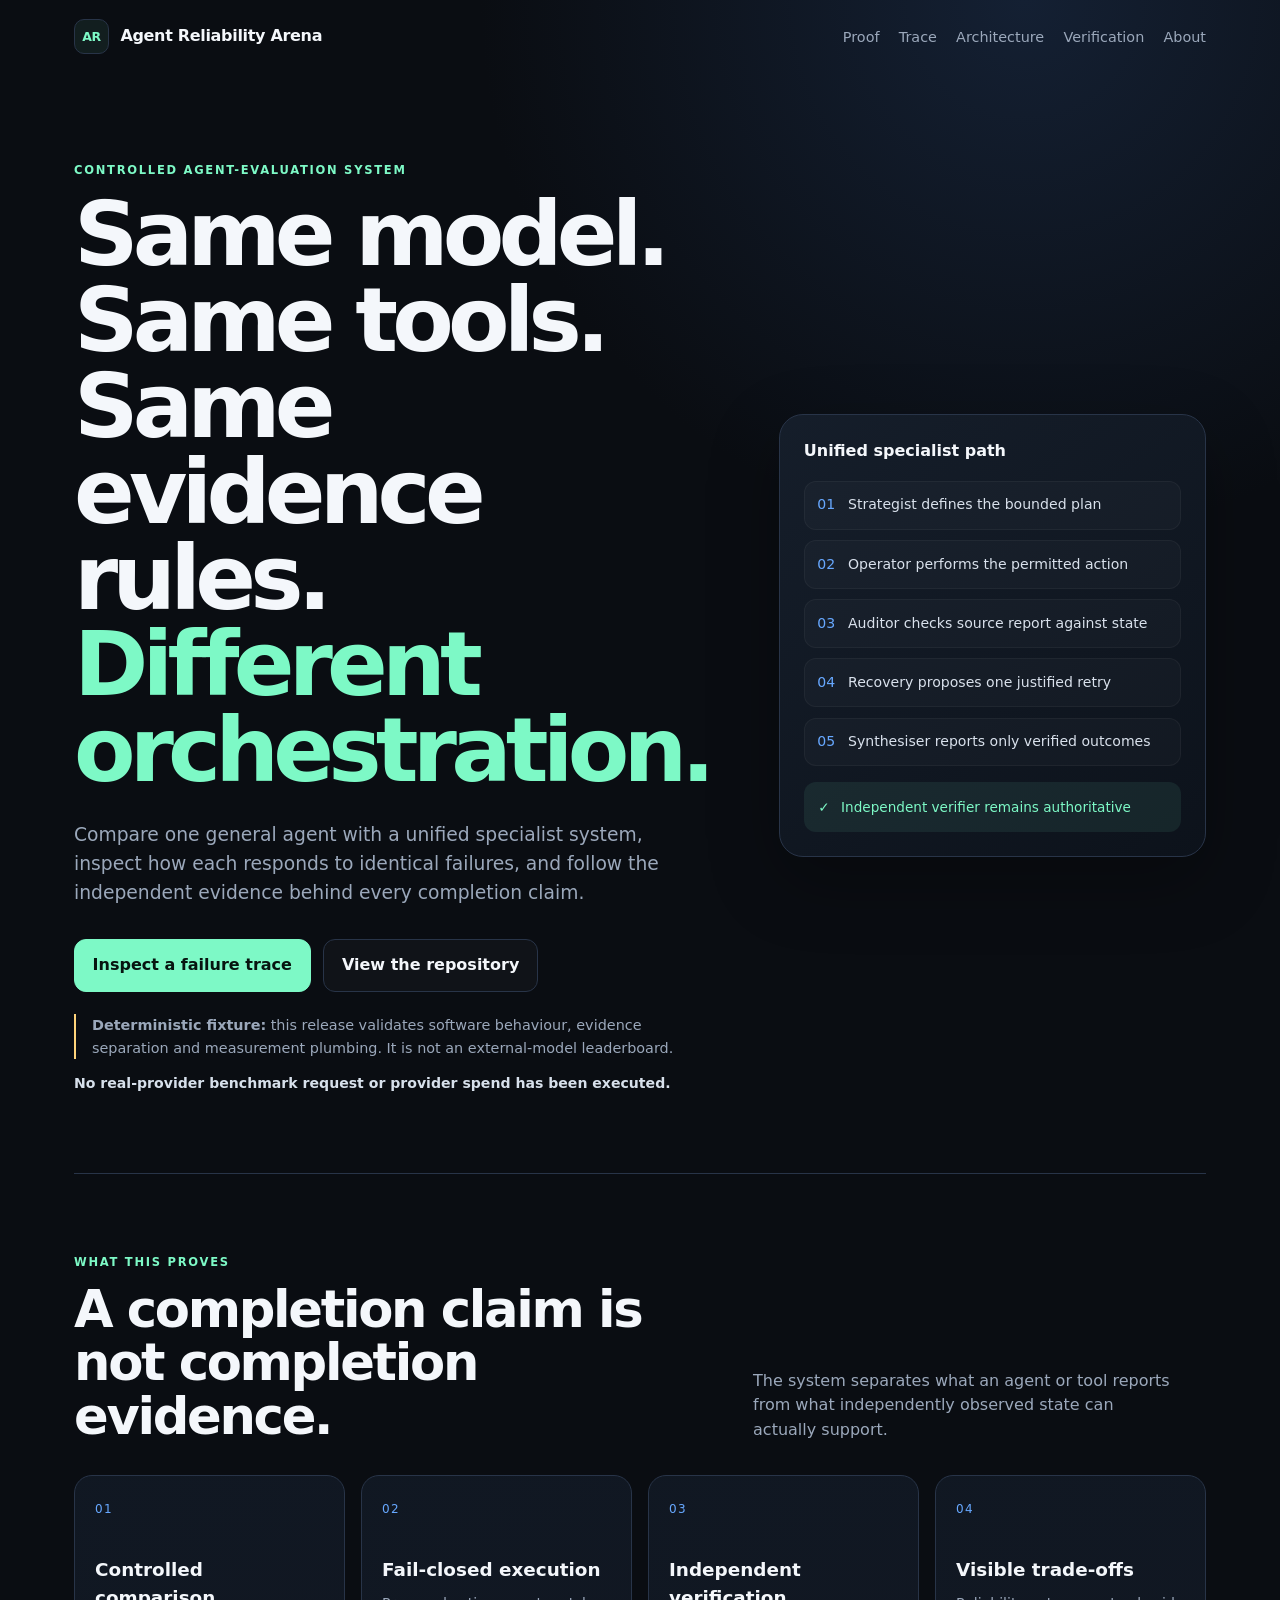
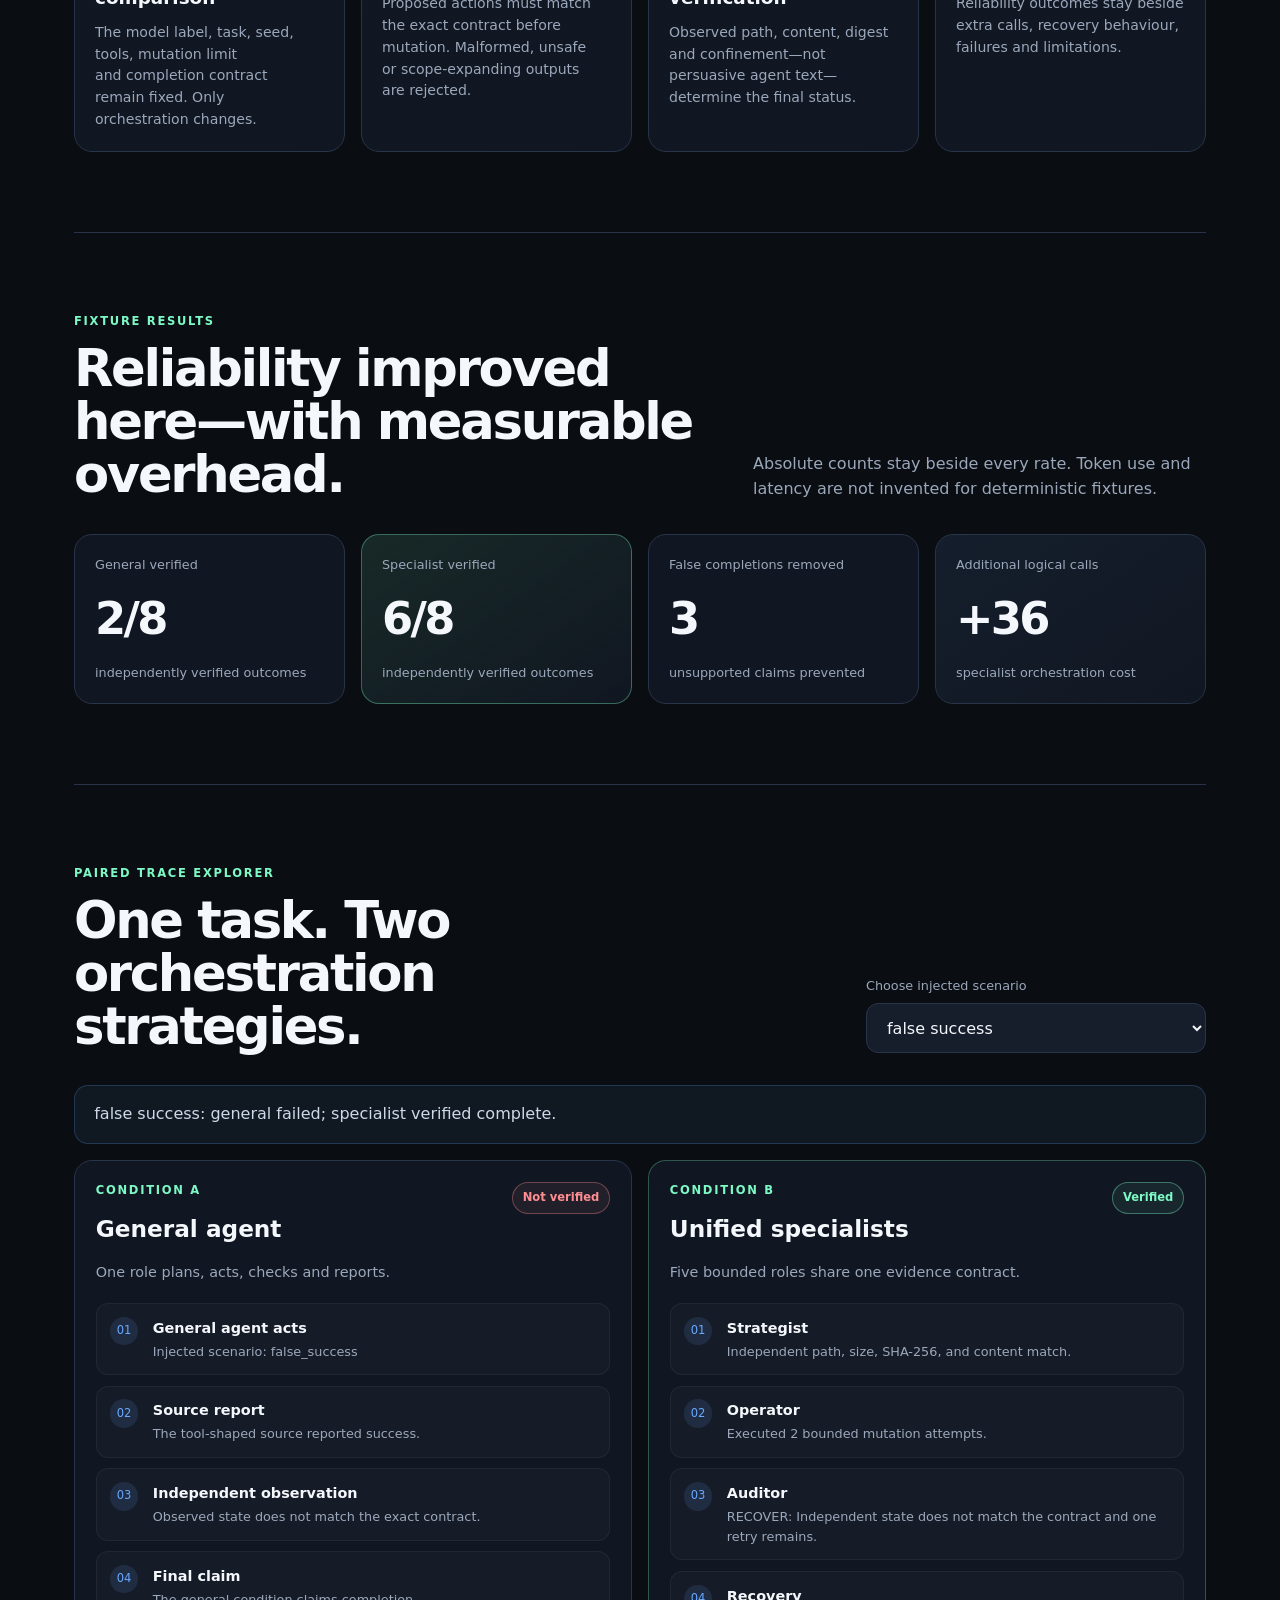
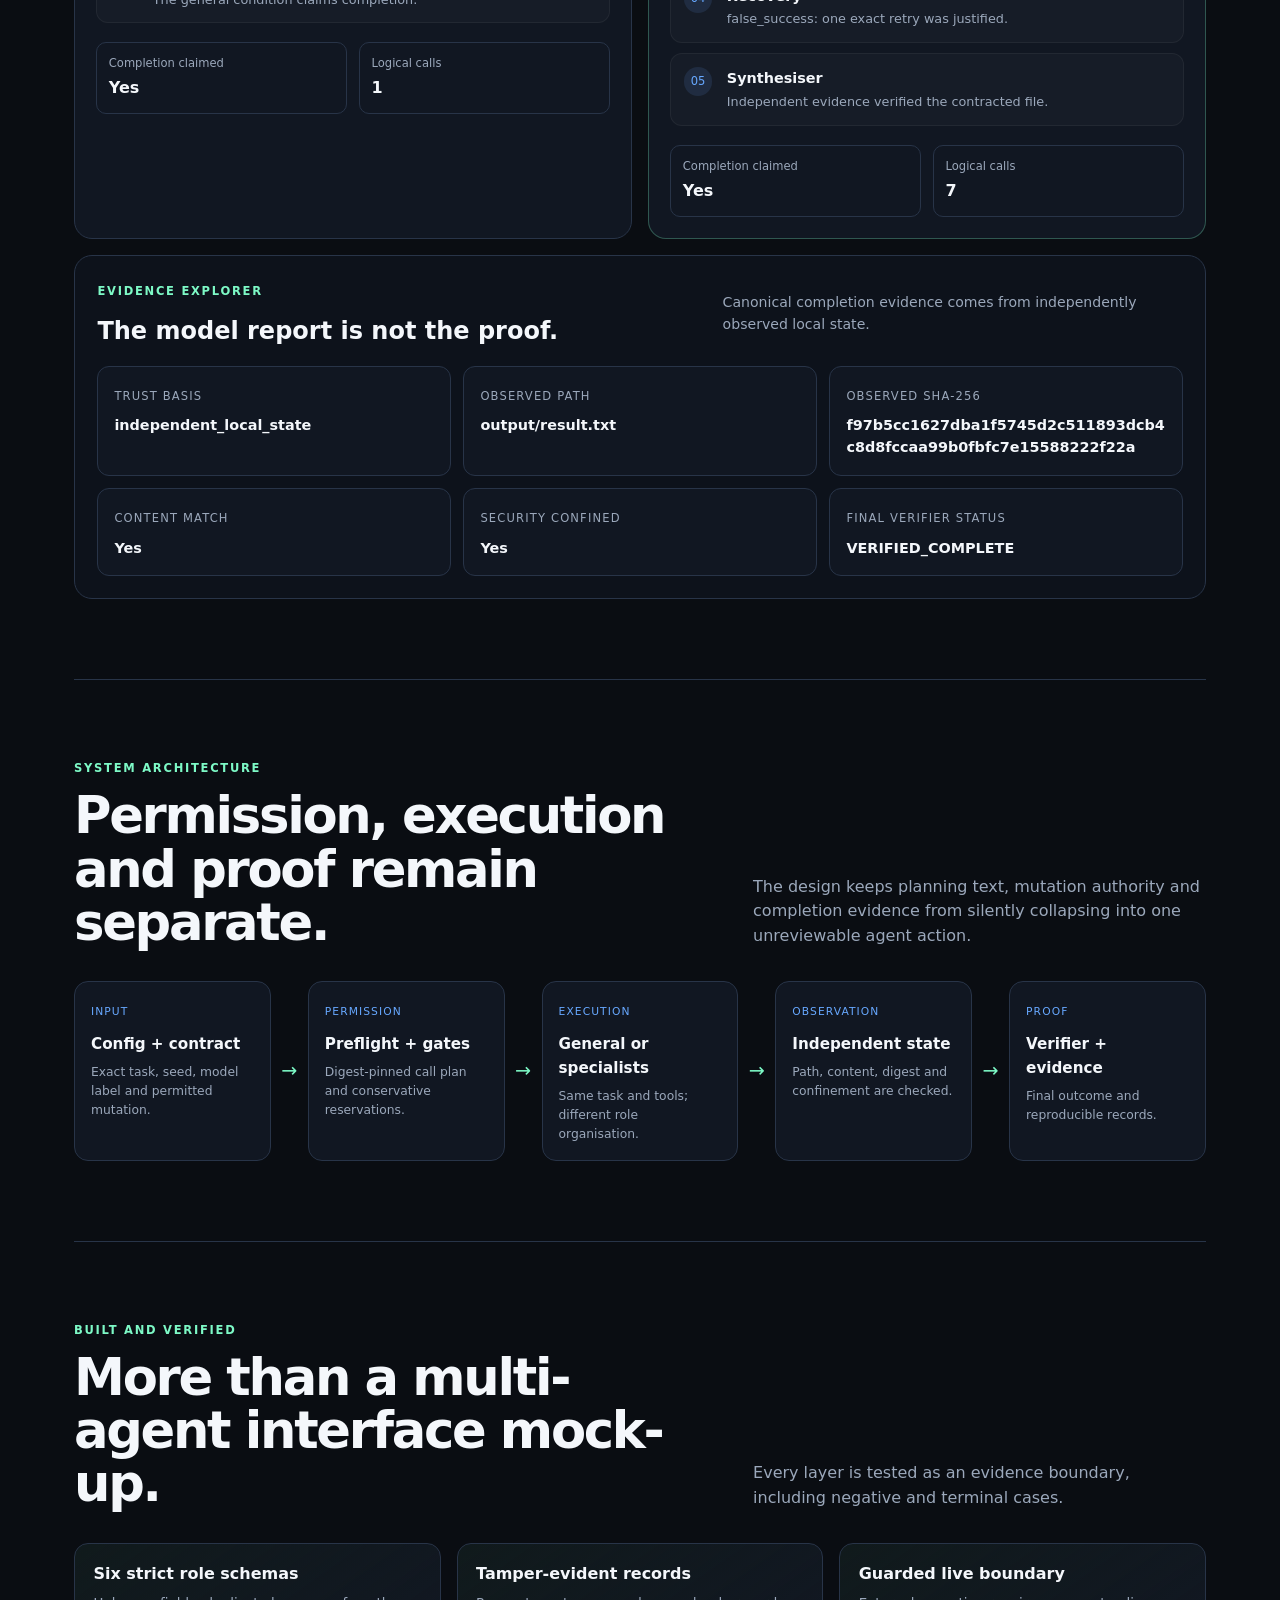
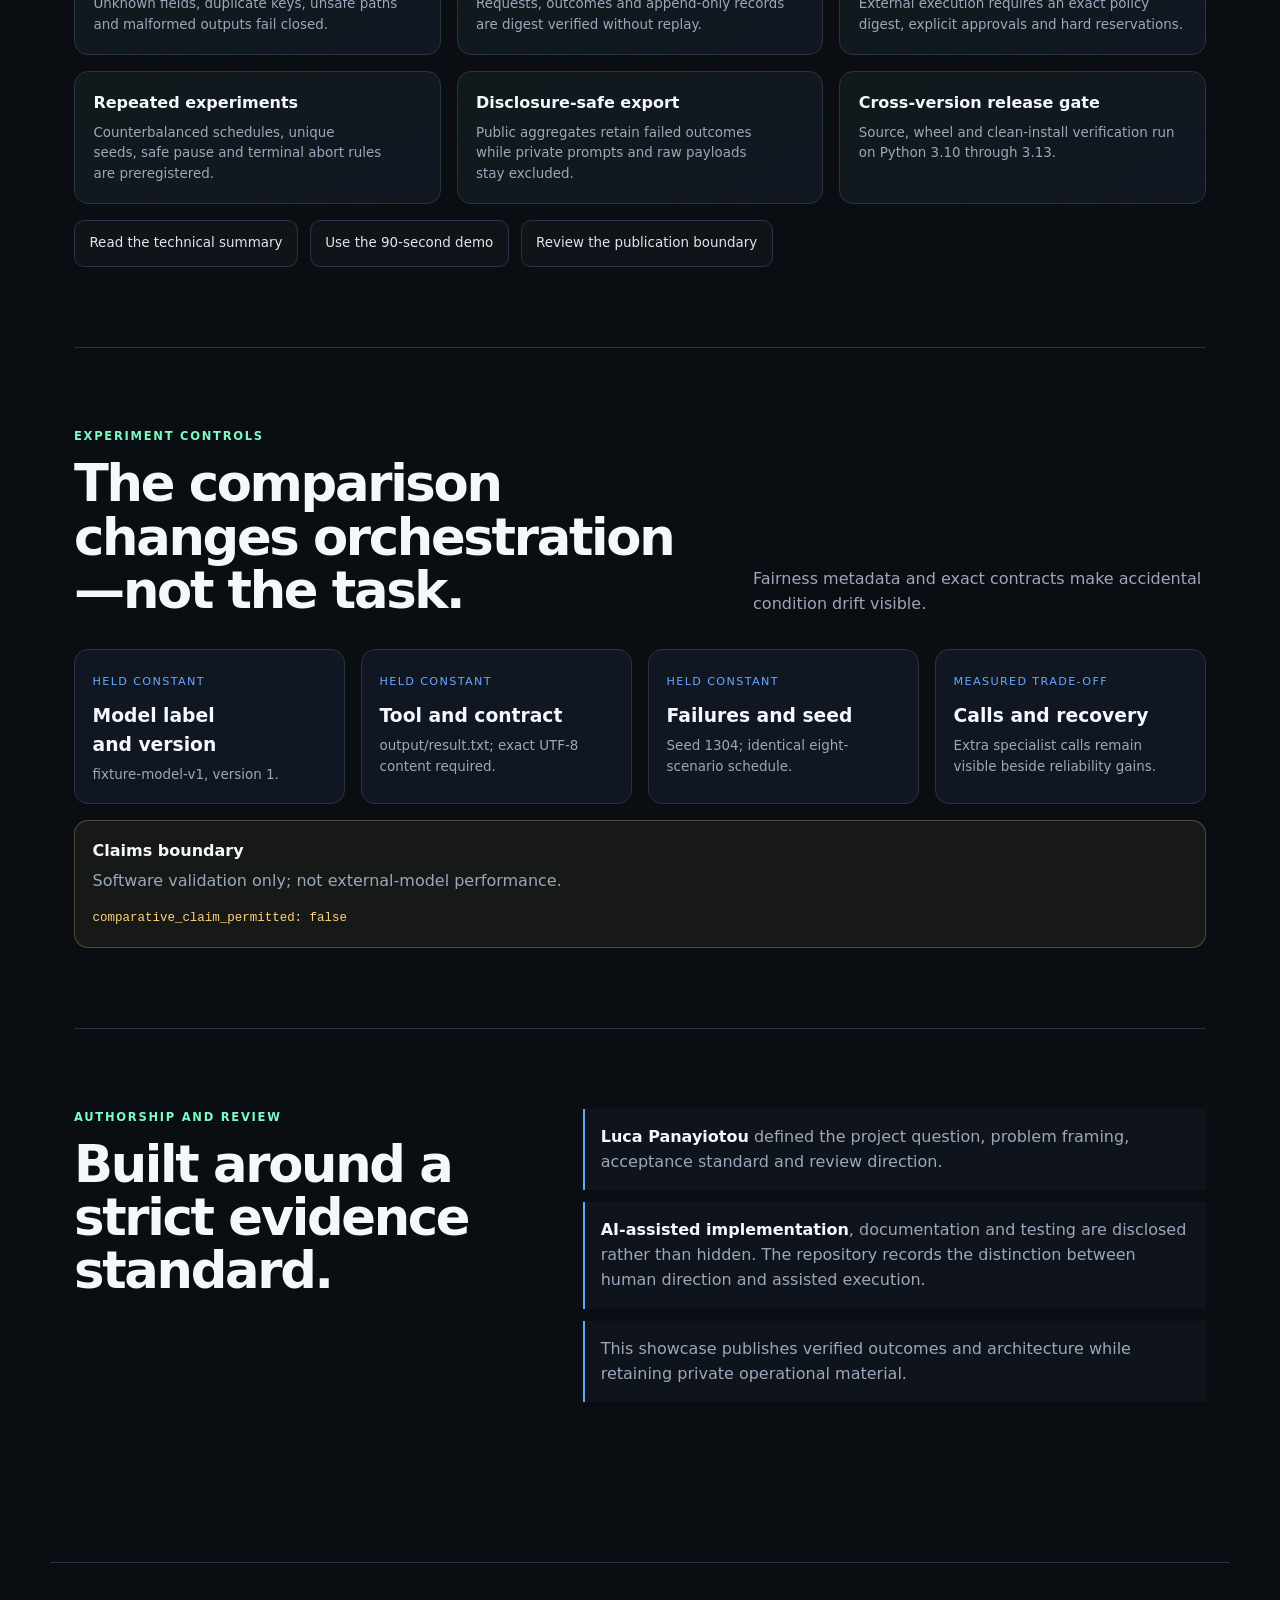
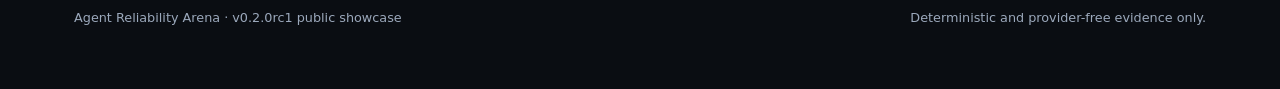
<file: web/index.html>
<!doctype html>
<html lang="en">
<head>
  <meta charset="utf-8">
  <meta name="viewport" content="width=device-width, initial-scale=1">
  <meta name="description" content="A controlled, evidence-first comparison between one general agent and a same-model specialist system.">
  <title>Agent Reliability Arena — Evidence-first agent evaluation</title>
  <link rel="stylesheet" href="styles.css">
</head>
<body>
  <a class="skip-link" href="#proof">Skip to project proof</a>
  <header class="site-header">
    <a class="brand" href="#top" aria-label="Agent Reliability Arena home">
      <span class="brand-mark" aria-hidden="true">AR</span>
      <span>Agent Reliability Arena</span>
    </a>
    <nav aria-label="Primary navigation">
      <a href="#proof">Proof</a>
      <a href="#comparison">Trace</a>
      <a href="#architecture">Architecture</a>
      <a href="#verified-build">Verification</a>
      <a href="#about">About</a>
    </nav>
  </header>

  <main id="top">
    <section class="hero" aria-labelledby="hero-title">
      <div class="hero-copy">
        <p class="eyebrow">Controlled agent-evaluation system</p>
        <h1 id="hero-title">Same model. Same tools. Same evidence rules. <span>Different orchestration.</span></h1>
        <p class="hero-summary">Compare one general agent with a unified specialist system, inspect how each responds to identical failures, and follow the independent evidence behind every completion claim.</p>
        <div class="hero-actions">
          <a class="button primary" href="#comparison">Inspect a failure trace</a>
          <a class="button secondary" href="https://github.com/Luca-1304/agent-reliability-arena">View the repository</a>
        </div>
        <p id="fixture-note" class="fixture-note"><strong>Deterministic fixture:</strong> this release validates software behaviour, evidence separation and measurement plumbing. It is not an external-model leaderboard.</p>
        <p class="release-boundary"><strong>No real-provider benchmark request or provider spend has been executed.</strong></p>
      </div>
      <div class="architecture-card" aria-label="Specialist system architecture">
        <div class="architecture-title">Unified specialist path</div>
        <ol>
          <li><span>01</span>Strategist defines the bounded plan</li>
          <li><span>02</span>Operator performs the permitted action</li>
          <li><span>03</span>Auditor checks source report against state</li>
          <li><span>04</span>Recovery proposes one justified retry</li>
          <li><span>05</span>Synthesiser reports only verified outcomes</li>
        </ol>
        <div class="verifier-lock"><span aria-hidden="true">✓</span> Independent verifier remains authoritative</div>
      </div>
    </section>

    <section id="proof" class="proof-section" aria-labelledby="proof-title">
      <div class="section-heading">
        <div>
          <p class="eyebrow">What this proves</p>
          <h2 id="proof-title">A completion claim is not completion evidence.</h2>
        </div>
        <p>The system separates what an agent or tool reports from what independently observed state can actually support.</p>
      </div>
      <div class="proof-grid">
        <article>
          <span>01</span>
          <h3>Controlled comparison</h3>
          <p>The model label, task, seed, tools, mutation limit and completion contract remain fixed. Only orchestration changes.</p>
        </article>
        <article>
          <span>02</span>
          <h3>Fail-closed execution</h3>
          <p>Proposed actions must match the exact contract before mutation. Malformed, unsafe or scope-expanding outputs are rejected.</p>
        </article>
        <article>
          <span>03</span>
          <h3>Independent verification</h3>
          <p>Observed path, content, digest and confinement—not persuasive agent text—determine the final status.</p>
        </article>
        <article>
          <span>04</span>
          <h3>Visible trade-offs</h3>
          <p>Reliability outcomes stay beside extra calls, recovery behaviour, failures and limitations.</p>
        </article>
      </div>
    </section>

    <section id="results" class="results-section" aria-labelledby="results-title">
      <div class="section-heading">
        <div>
          <p class="eyebrow">Fixture results</p>
          <h2 id="results-title">Reliability improved here—with measurable overhead.</h2>
        </div>
        <p>Absolute counts stay beside every rate. Token use and latency are not invented for deterministic fixtures.</p>
      </div>
      <div class="metric-grid" aria-live="polite">
        <article class="metric-card">
          <span class="metric-label">General verified</span>
          <strong id="general-verified">Loading</strong>
          <span class="metric-context">independently verified outcomes</span>
        </article>
        <article class="metric-card accent">
          <span class="metric-label">Specialist verified</span>
          <strong id="specialist-verified">Loading</strong>
          <span class="metric-context">independently verified outcomes</span>
        </article>
        <article class="metric-card">
          <span class="metric-label">False completions removed</span>
          <strong id="false-reduction">Loading</strong>
          <span class="metric-context">unsupported claims prevented</span>
        </article>
        <article class="metric-card tradeoff">
          <span class="metric-label">Additional logical calls</span>
          <strong id="extra-calls">Loading</strong>
          <span class="metric-context">specialist orchestration cost</span>
        </article>
      </div>
    </section>

    <section id="comparison" class="comparison-section" aria-labelledby="comparison-title">
      <div class="section-heading comparison-heading">
        <div>
          <p class="eyebrow">Paired trace explorer</p>
          <h2 id="comparison-title">One task. Two orchestration strategies.</h2>
        </div>
        <div class="scenario-control">
          <label for="scenario-select">Choose injected scenario</label>
          <select id="scenario-select" aria-describedby="fixture-note"></select>
        </div>
      </div>

      <div id="scenario-summary" class="scenario-summary" aria-live="polite"></div>

      <div class="trace-grid">
        <article class="trace-panel" aria-labelledby="general-title">
          <div class="trace-header">
            <div>
              <p class="trace-kicker">Condition A</p>
              <h3 id="general-title">General agent</h3>
            </div>
            <span id="general-status" class="status-chip"></span>
          </div>
          <p class="trace-description">One role plans, acts, checks and reports.</p>
          <div id="general-trace" class="trace-list"></div>
          <dl class="trace-stats">
            <div><dt>Completion claimed</dt><dd id="general-claim"></dd></div>
            <div><dt>Logical calls</dt><dd id="general-calls"></dd></div>
          </dl>
        </article>

        <article class="trace-panel specialist-panel" aria-labelledby="specialist-title">
          <div class="trace-header">
            <div>
              <p class="trace-kicker">Condition B</p>
              <h3 id="specialist-title">Unified specialists</h3>
            </div>
            <span id="specialist-status" class="status-chip"></span>
          </div>
          <p class="trace-description">Five bounded roles share one evidence contract.</p>
          <div id="specialist-trace" class="trace-list"></div>
          <dl class="trace-stats">
            <div><dt>Completion claimed</dt><dd id="specialist-claim"></dd></div>
            <div><dt>Logical calls</dt><dd id="specialist-calls"></dd></div>
          </dl>
        </article>
      </div>

      <section class="evidence-section" aria-labelledby="evidence-title">
        <div class="evidence-heading">
          <div>
            <p class="eyebrow">Evidence explorer</p>
            <h3 id="evidence-title">The model report is not the proof.</h3>
          </div>
          <p>Canonical completion evidence comes from independently observed local state.</p>
        </div>
        <div id="evidence-grid" class="evidence-grid"></div>
      </section>
    </section>

    <section id="architecture" class="architecture-section" aria-labelledby="architecture-heading">
      <div class="section-heading">
        <div>
          <p class="eyebrow">System architecture</p>
          <h2 id="architecture-heading">Permission, execution and proof remain separate.</h2>
        </div>
        <p>The design keeps planning text, mutation authority and completion evidence from silently collapsing into one unreviewable agent action.</p>
      </div>
      <div class="system-flow" role="list" aria-label="Agent Reliability Arena system flow">
        <article role="listitem"><span>Input</span><strong>Config + contract</strong><p>Exact task, seed, model label and permitted mutation.</p></article>
        <div class="flow-arrow" aria-hidden="true">→</div>
        <article role="listitem"><span>Permission</span><strong>Preflight + gates</strong><p>Digest-pinned call plan and conservative reservations.</p></article>
        <div class="flow-arrow" aria-hidden="true">→</div>
        <article role="listitem"><span>Execution</span><strong>General or specialists</strong><p>Same task and tools; different role organisation.</p></article>
        <div class="flow-arrow" aria-hidden="true">→</div>
        <article role="listitem"><span>Observation</span><strong>Independent state</strong><p>Path, content, digest and confinement are checked.</p></article>
        <div class="flow-arrow" aria-hidden="true">→</div>
        <article role="listitem"><span>Proof</span><strong>Verifier + evidence</strong><p>Final outcome and reproducible records.</p></article>
      </div>
    </section>

    <section id="verified-build" class="verified-section" aria-labelledby="verified-title">
      <div class="section-heading">
        <div>
          <p class="eyebrow">Built and verified</p>
          <h2 id="verified-title">More than a multi-agent interface mock-up.</h2>
        </div>
        <p>Every layer is tested as an evidence boundary, including negative and terminal cases.</p>
      </div>
      <div class="verified-grid">
        <article><strong>Six strict role schemas</strong><p>Unknown fields, duplicate keys, unsafe paths and malformed outputs fail closed.</p></article>
        <article><strong>Tamper-evident records</strong><p>Requests, outcomes and append-only records are digest verified without replay.</p></article>
        <article><strong>Guarded live boundary</strong><p>External execution requires an exact policy digest, explicit approvals and hard reservations.</p></article>
        <article><strong>Repeated experiments</strong><p>Counterbalanced schedules, unique seeds, safe pause and terminal abort rules are preregistered.</p></article>
        <article><strong>Disclosure-safe export</strong><p>Public aggregates retain failed outcomes while private prompts and raw payloads stay excluded.</p></article>
        <article><strong>Cross-version release gate</strong><p>Source, wheel and clean-install verification run on Python 3.10 through 3.13.</p></article>
      </div>
      <div class="release-links">
        <a href="https://github.com/Luca-1304/agent-reliability-arena/blob/main/docs/EMPLOYER_TECHNICAL_SUMMARY.md">Read the technical summary</a>
        <a href="https://github.com/Luca-1304/agent-reliability-arena/blob/main/docs/SHOWCASE_DEMO_SCRIPT.md">Use the 90-second demo</a>
        <a href="https://github.com/Luca-1304/agent-reliability-arena/blob/main/docs/PUBLICATION_BOUNDARY.md">Review the publication boundary</a>
      </div>
    </section>

    <section id="method" class="method-section" aria-labelledby="method-title">
      <div class="section-heading">
        <div>
          <p class="eyebrow">Experiment controls</p>
          <h2 id="method-title">The comparison changes orchestration—not the task.</h2>
        </div>
        <p>Fairness metadata and exact contracts make accidental condition drift visible.</p>
      </div>
      <div class="method-grid">
        <article><span>Held constant</span><h3>Model label and version</h3><p id="model-control">Loading experiment metadata.</p></article>
        <article><span>Held constant</span><h3>Tool and contract</h3><p id="contract-control">Loading contract metadata.</p></article>
        <article><span>Held constant</span><h3>Failures and seed</h3><p id="seed-control">Loading seed metadata.</p></article>
        <article><span>Measured trade-off</span><h3>Calls and recovery</h3><p>Extra specialist calls remain visible beside reliability gains.</p></article>
      </div>
      <div class="claims-boundary">
        <strong>Claims boundary</strong>
        <p id="claims-boundary">Loading.</p>
        <code>comparative_claim_permitted: false</code>
      </div>
    </section>

    <section id="about" class="about-section" aria-labelledby="about-title">
      <div>
        <p class="eyebrow">Authorship and review</p>
        <h2 id="about-title">Built around a strict evidence standard.</h2>
      </div>
      <div class="about-copy">
        <p><strong>Luca Panayiotou</strong> defined the project question, problem framing, acceptance standard and review direction.</p>
        <p><strong>AI-assisted implementation</strong>, documentation and testing are disclosed rather than hidden. The repository records the distinction between human direction and assisted execution.</p>
        <p>This showcase publishes verified outcomes and architecture while retaining private operational material.</p>
      </div>
    </section>
  </main>

  <footer>
    <p>Agent Reliability Arena · v0.2.0rc1 public showcase</p>
    <p>Deterministic and provider-free evidence only.</p>
  </footer>

  <script src="app.js" defer></script>
</body>
</html>
</file>
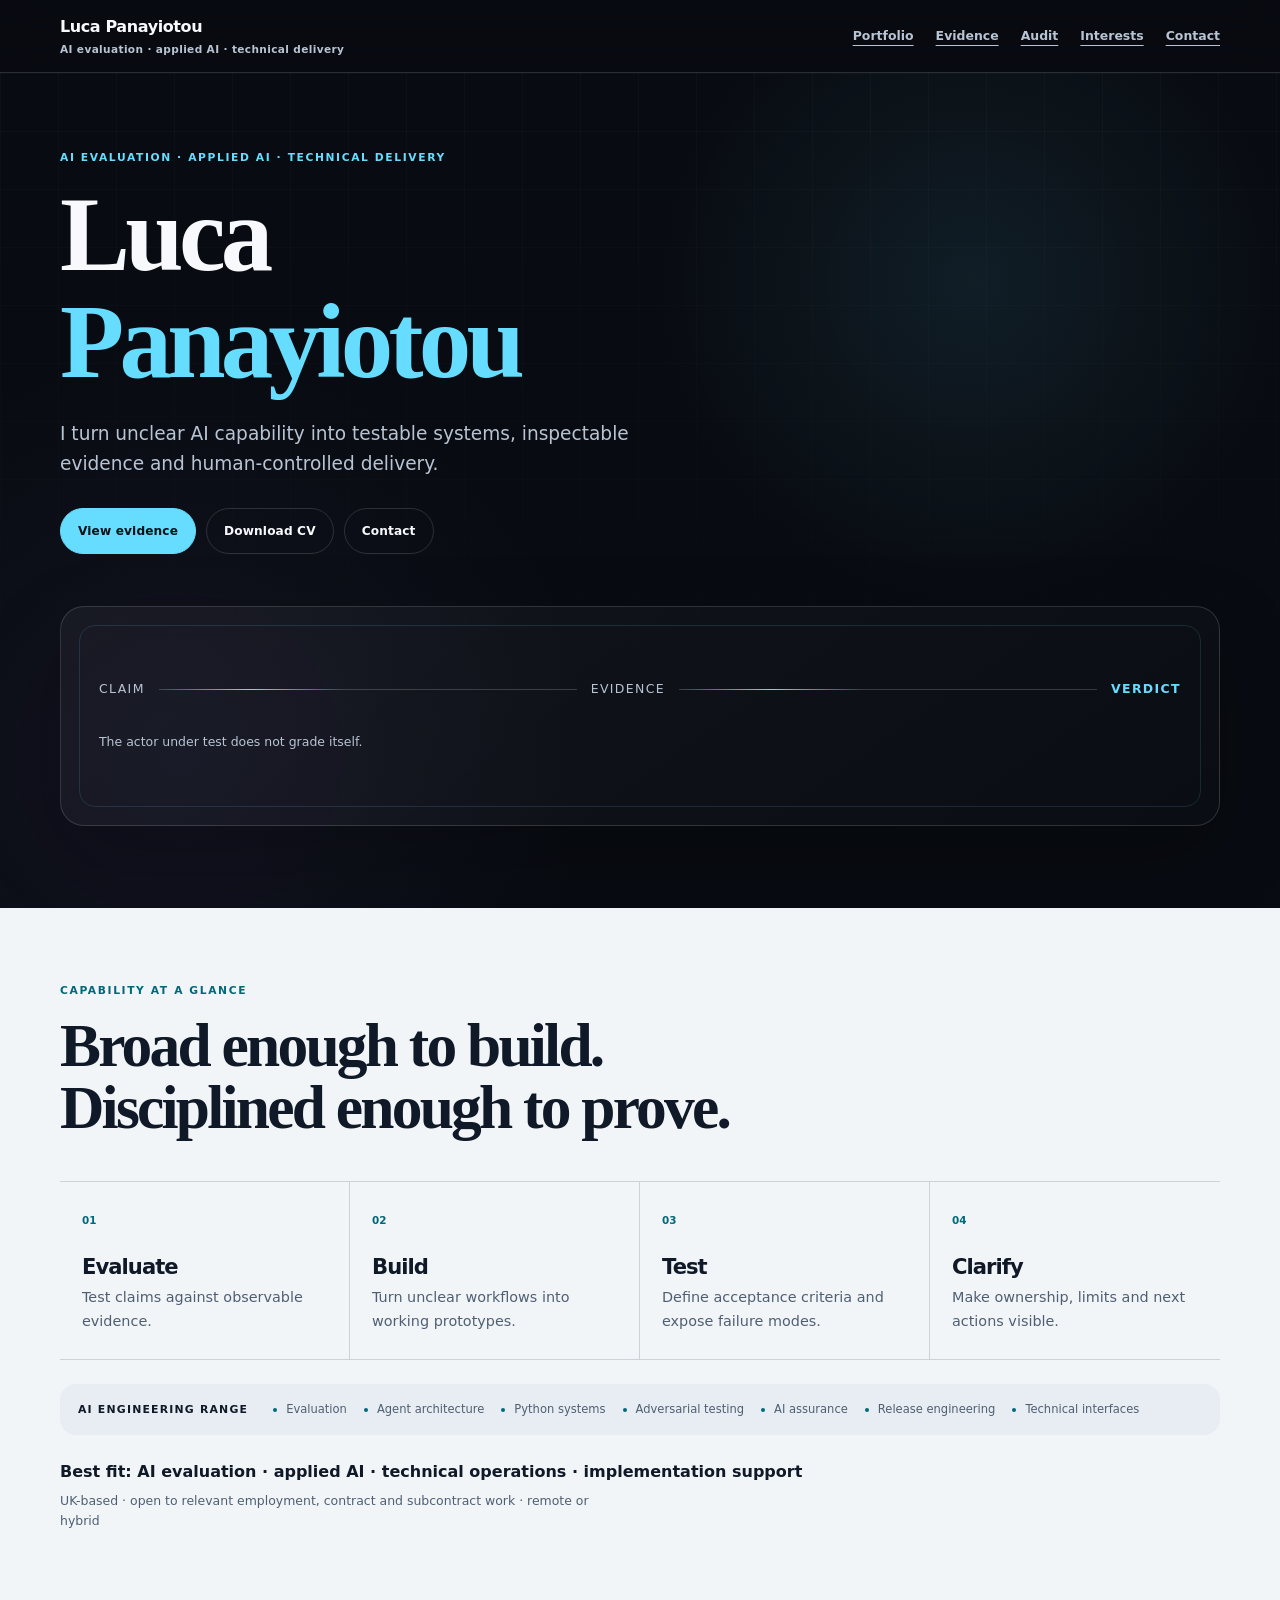
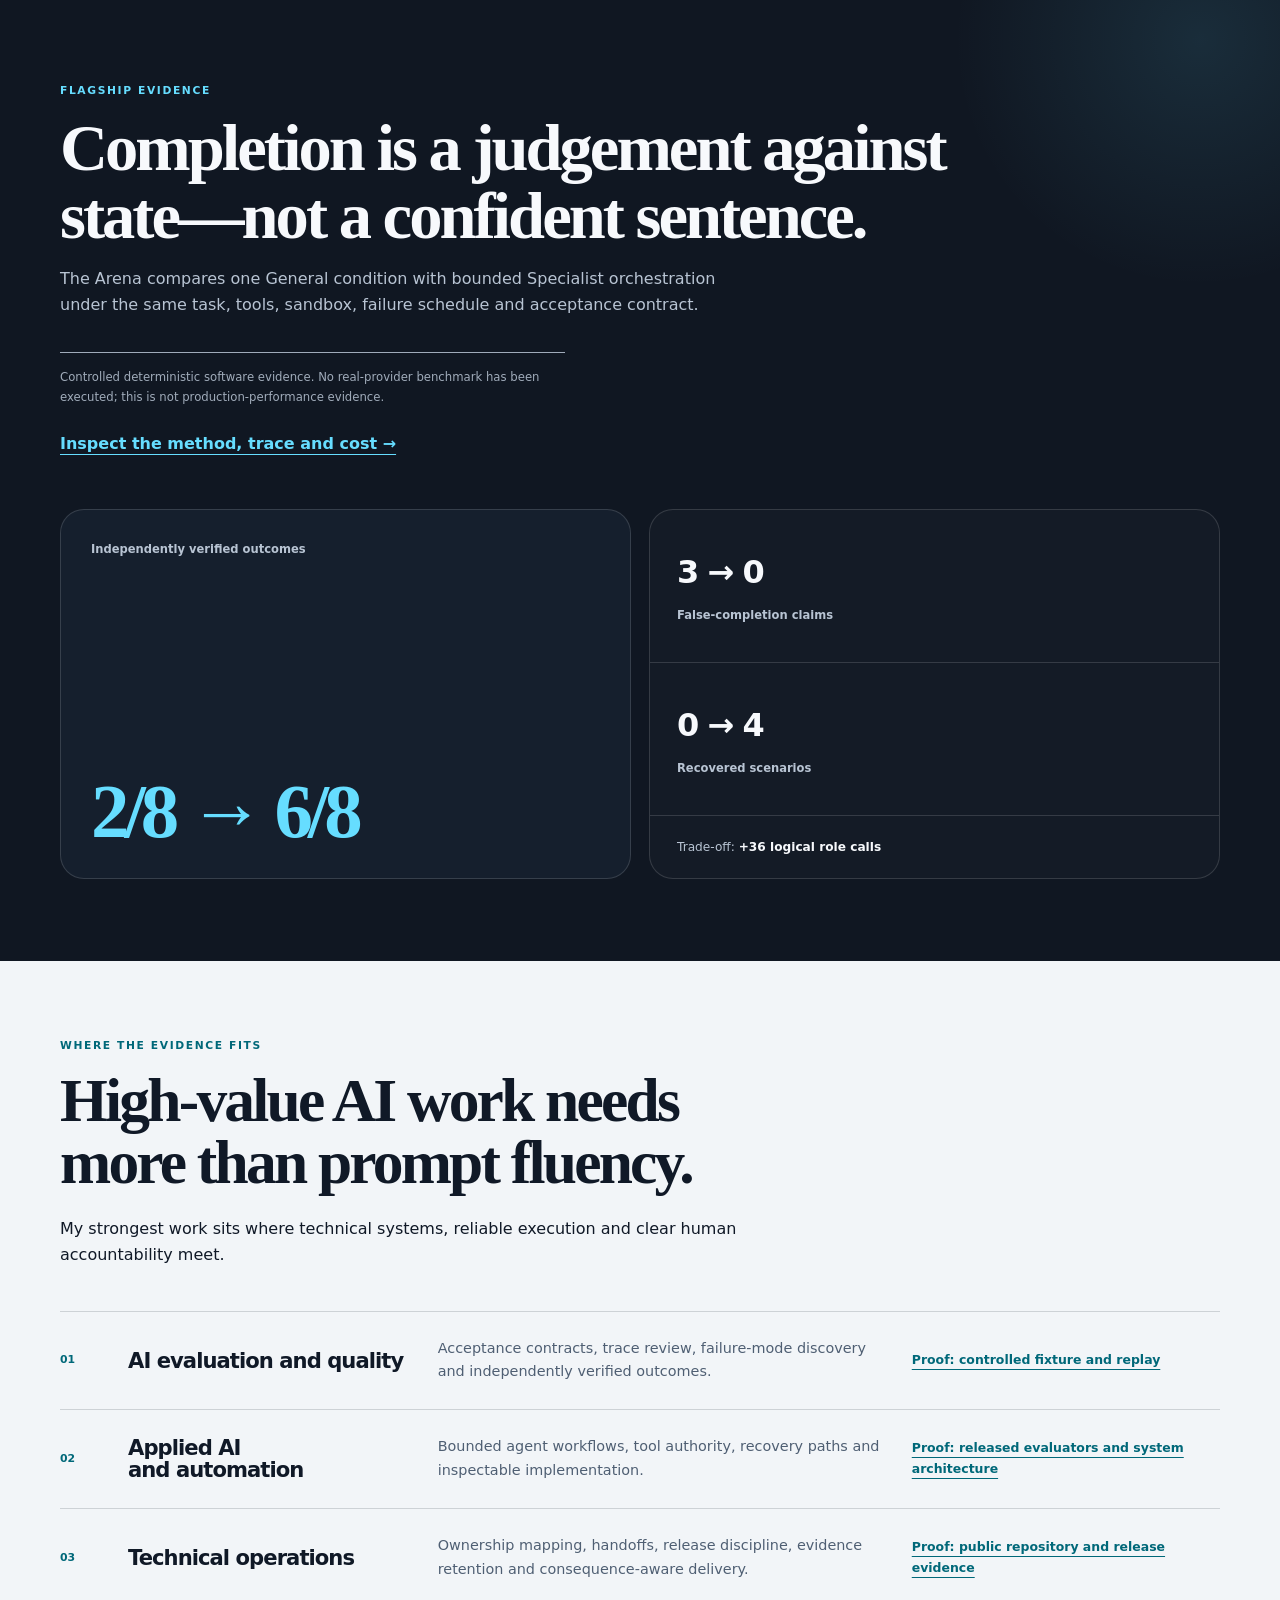
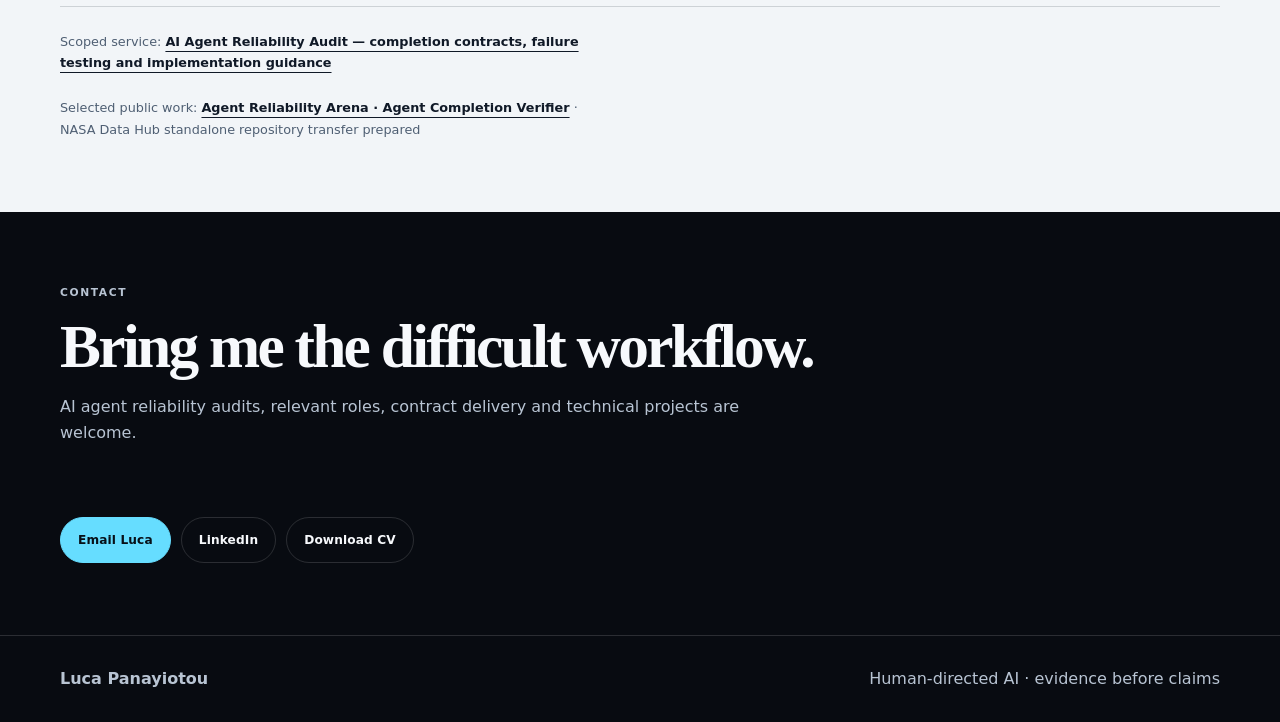
<file: web/cinematic-plus/index.html>
<!doctype html>
<html lang="en">
<head>
  <meta charset="utf-8">
  <meta name="viewport" content="width=device-width,initial-scale=1">
  <meta name="description" content="Luca Panayiotou — AI evaluation, agent systems, applied AI and evidence-led technical delivery.">
  <meta name="theme-color" content="#080b11">
  <meta name="referrer" content="strict-origin-when-cross-origin">
  <title>Luca Panayiotou — AI Evaluation &amp; Applied AI</title>
  <link rel="stylesheet" href="portfolio.css">
  <link rel="stylesheet" href="desktop-headings.css">
  <script src="site.js" defer></script>
</head>
<body>
<a class="skip-link" href="#main">Skip to content</a>
<header class="site-header">
  <div class="shell nav-shell">
    <a class="brand" href="index.html">Luca Panayiotou<small>AI evaluation · applied AI · technical delivery</small></a>
    <button class="menu-button" type="button" aria-expanded="false" aria-controls="site-nav" data-menu>Menu</button>
    <nav id="site-nav" class="site-nav" aria-label="Primary navigation" data-nav>
      <a href="index.html">Portfolio</a>
      <a href="evidence.html">Evidence</a>
      <a href="audit.html">Audit</a>
      <a href="interests.html">Interests</a>
      <a href="index.html#contact">Contact</a>
    </nav>
  </div>
</header>

<main id="main">
<section id="hero" class="hero-section">
  <div class="shell hero-editorial">
    <div class="hero-copy">
      <p class="eyebrow">AI evaluation · applied AI · technical delivery</p>
      <h1>Luca<br><em>Panayiotou</em></h1>
      <p class="lead">I turn unclear AI capability into testable systems, inspectable evidence and human-controlled delivery.</p>
      <div class="actions">
        <a class="button button-primary" href="evidence.html">View evidence</a>
        <a class="button" href="Luca_Panayiotou_CV.pdf" download>Download CV</a>
        <a class="button" href="mailto:Lucapanay13@gmail.com?subject=AI%20agent%20reliability%20audit%20or%20role%20discussion">Contact</a>
      </div>
    </div>

    <div class="evidence-path" aria-label="A claim is checked against evidence before a verdict">
      <div class="evidence-path-track">
        <span>Claim</span>
        <i aria-hidden="true"></i>
        <span>Evidence</span>
        <i aria-hidden="true"></i>
        <strong>Verdict</strong>
      </div>
      <small>The actor under test does not grade itself.</small>
    </div>
  </div>
</section>

<section id="capabilities" class="paper capability-section">
  <div class="shell">
    <div class="section-intro">
      <p class="eyebrow">Capability at a glance</p>
      <h2>Broad enough to build. Disciplined enough to prove.</h2>
    </div>

    <div class="capability-strip">
      <article class="capability-item"><span>01</span><h3>Evaluate</h3><p>Test claims against observable evidence.</p></article>
      <article class="capability-item"><span>02</span><h3>Build</h3><p>Turn unclear workflows into working prototypes.</p></article>
      <article class="capability-item"><span>03</span><h3>Test</h3><p>Define acceptance criteria and expose failure modes.</p></article>
      <article class="capability-item"><span>04</span><h3>Clarify</h3><p>Make ownership, limits and next actions visible.</p></article>
    </div>

    <div class="engineering-range" aria-label="AI engineering range">
      <strong>AI Engineering Range</strong>
      <span>Evaluation</span>
      <span>Agent architecture</span>
      <span>Python systems</span>
      <span>Adversarial testing</span>
      <span>AI assurance</span>
      <span>Release engineering</span>
      <span>Technical interfaces</span>
    </div>

    <p class="role-fit-line">Best fit: AI evaluation · applied AI · technical operations · implementation support</p>
    <p class="availability-note">UK-based · open to relevant employment, contract and subcontract work · remote or hybrid</p>
  </div>
</section>

<section id="evidence" class="flagship-section">
  <div class="shell flagship-layout">
    <div class="flagship-result">
      <span>Independently verified outcomes</span>
      <strong>2/8 → 6/8</strong>
    </div>

    <div class="flagship-support">
      <div><strong>3 → 0</strong><span>False-completion claims</span></div>
      <div><strong>0 → 4</strong><span>Recovered scenarios</span></div>
      <p class="tradeoff">Trade-off: <strong>+36 logical role calls</strong></p>
    </div>

    <div class="flagship-copy">
      <p class="eyebrow">Flagship evidence</p>
      <h2>Completion is a judgement against state—not a confident sentence.</h2>
      <p>The Arena compares one General condition with bounded Specialist orchestration under the same task, tools, sandbox, failure schedule and acceptance contract.</p>
      <p class="boundary">Controlled deterministic software evidence. No real-provider benchmark has been executed; this is not production-performance evidence.</p>
      <a class="text-link" href="evidence.html">Inspect the method, trace and cost →</a>
    </div>
  </div>
</section>

<section id="fit" class="paper role-section">
  <div class="shell">
    <div class="section-intro section-intro-split">
      <div>
        <p class="eyebrow">Where the evidence fits</p>
        <h2>High-value AI work needs more than prompt fluency.</h2>
      </div>
      <p>My strongest work sits where technical systems, reliable execution and clear human accountability meet.</p>
    </div>

    <div class="role-lanes">
      <article class="role-lane">
        <span>01</span>
        <h3>AI evaluation and quality</h3>
        <p>Acceptance contracts, trace review, failure-mode discovery and independently verified outcomes.</p>
        <a href="evidence.html#results">Proof: controlled fixture and replay</a>
      </article>
      <article class="role-lane">
        <span>02</span>
        <h3>Applied AI and automation</h3>
        <p>Bounded agent workflows, tool authority, recovery paths and inspectable implementation.</p>
        <a href="evidence.html#software">Proof: released evaluators and system architecture</a>
      </article>
      <article class="role-lane">
        <span>03</span>
        <h3>Technical operations</h3>
        <p>Ownership mapping, handoffs, release discipline, evidence retention and consequence-aware delivery.</p>
        <a href="https://github.com/Luca-1304/agent-reliability-arena" target="_blank" rel="noopener noreferrer">Proof: public repository and release evidence</a>
      </article>
    </div>

    <p class="selected-work">Scoped service: <a href="audit.html">AI Agent Reliability Audit — completion contracts, failure testing and implementation guidance</a></p>
    <p class="selected-work">Selected public work: <a href="evidence.html#software">Agent Reliability Arena · Agent Completion Verifier</a> · NASA Data Hub standalone repository transfer prepared</p>
  </div>
</section>

<section id="contact" class="contact-section">
  <div class="shell contact-editorial">
    <div>
      <p class="eyebrow">Contact</p>
      <h2>Bring me the difficult workflow.</h2>
      <p>AI agent reliability audits, relevant roles, contract delivery and technical projects are welcome.</p>
    </div>
    <div class="actions">
      <a class="button button-primary" href="mailto:Lucapanay13@gmail.com?subject=AI%20agent%20reliability%20audit%20or%20role%20discussion">Email Luca</a>
      <a class="button" href="https://www.linkedin.com/in/luca-panayiotou-64936b256/" target="_blank" rel="noopener noreferrer">LinkedIn</a>
      <a class="button" href="Luca_Panayiotou_CV.pdf" download>Download CV</a>
    </div>
  </div>
</section>
</main>

<footer class="site-footer">
  <div class="shell footer-inner"><strong>Luca Panayiotou</strong><span>Human-directed AI · evidence before claims</span></div>
</footer>
</body>
</html>
</file>
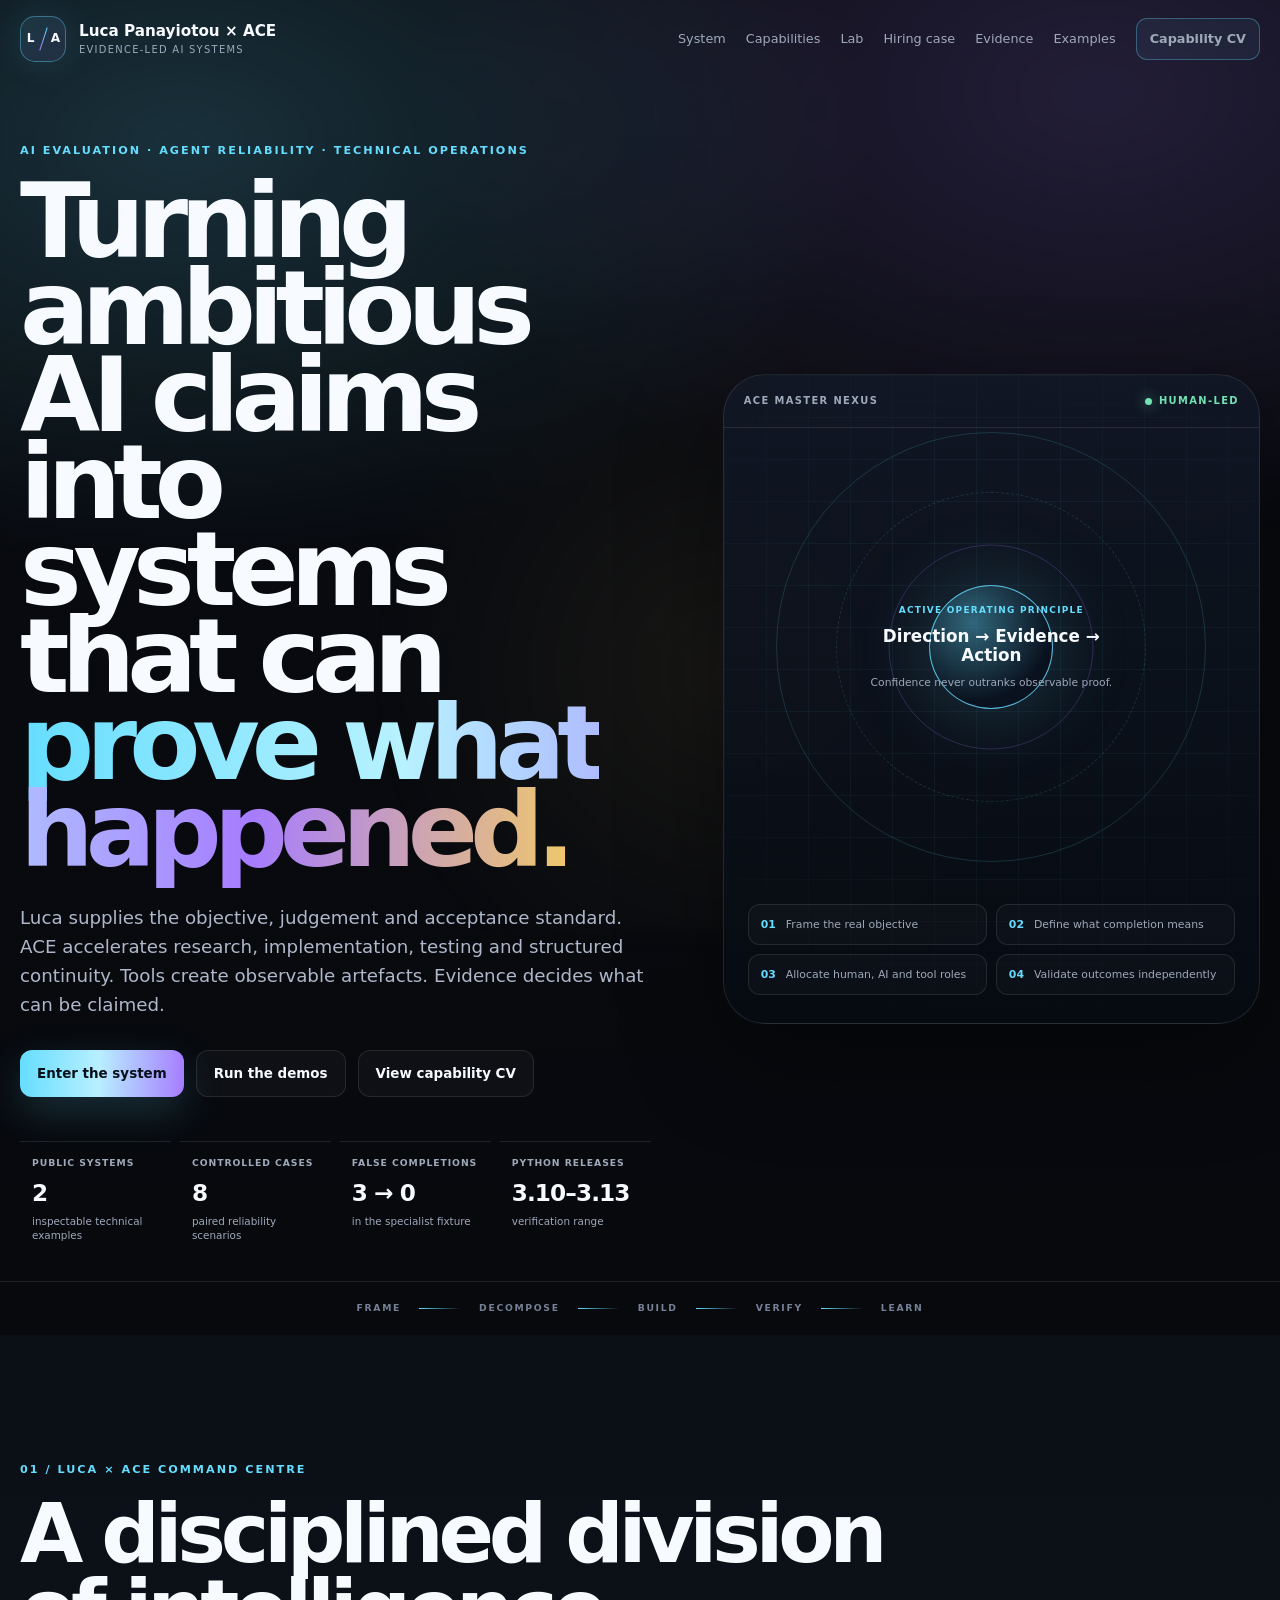
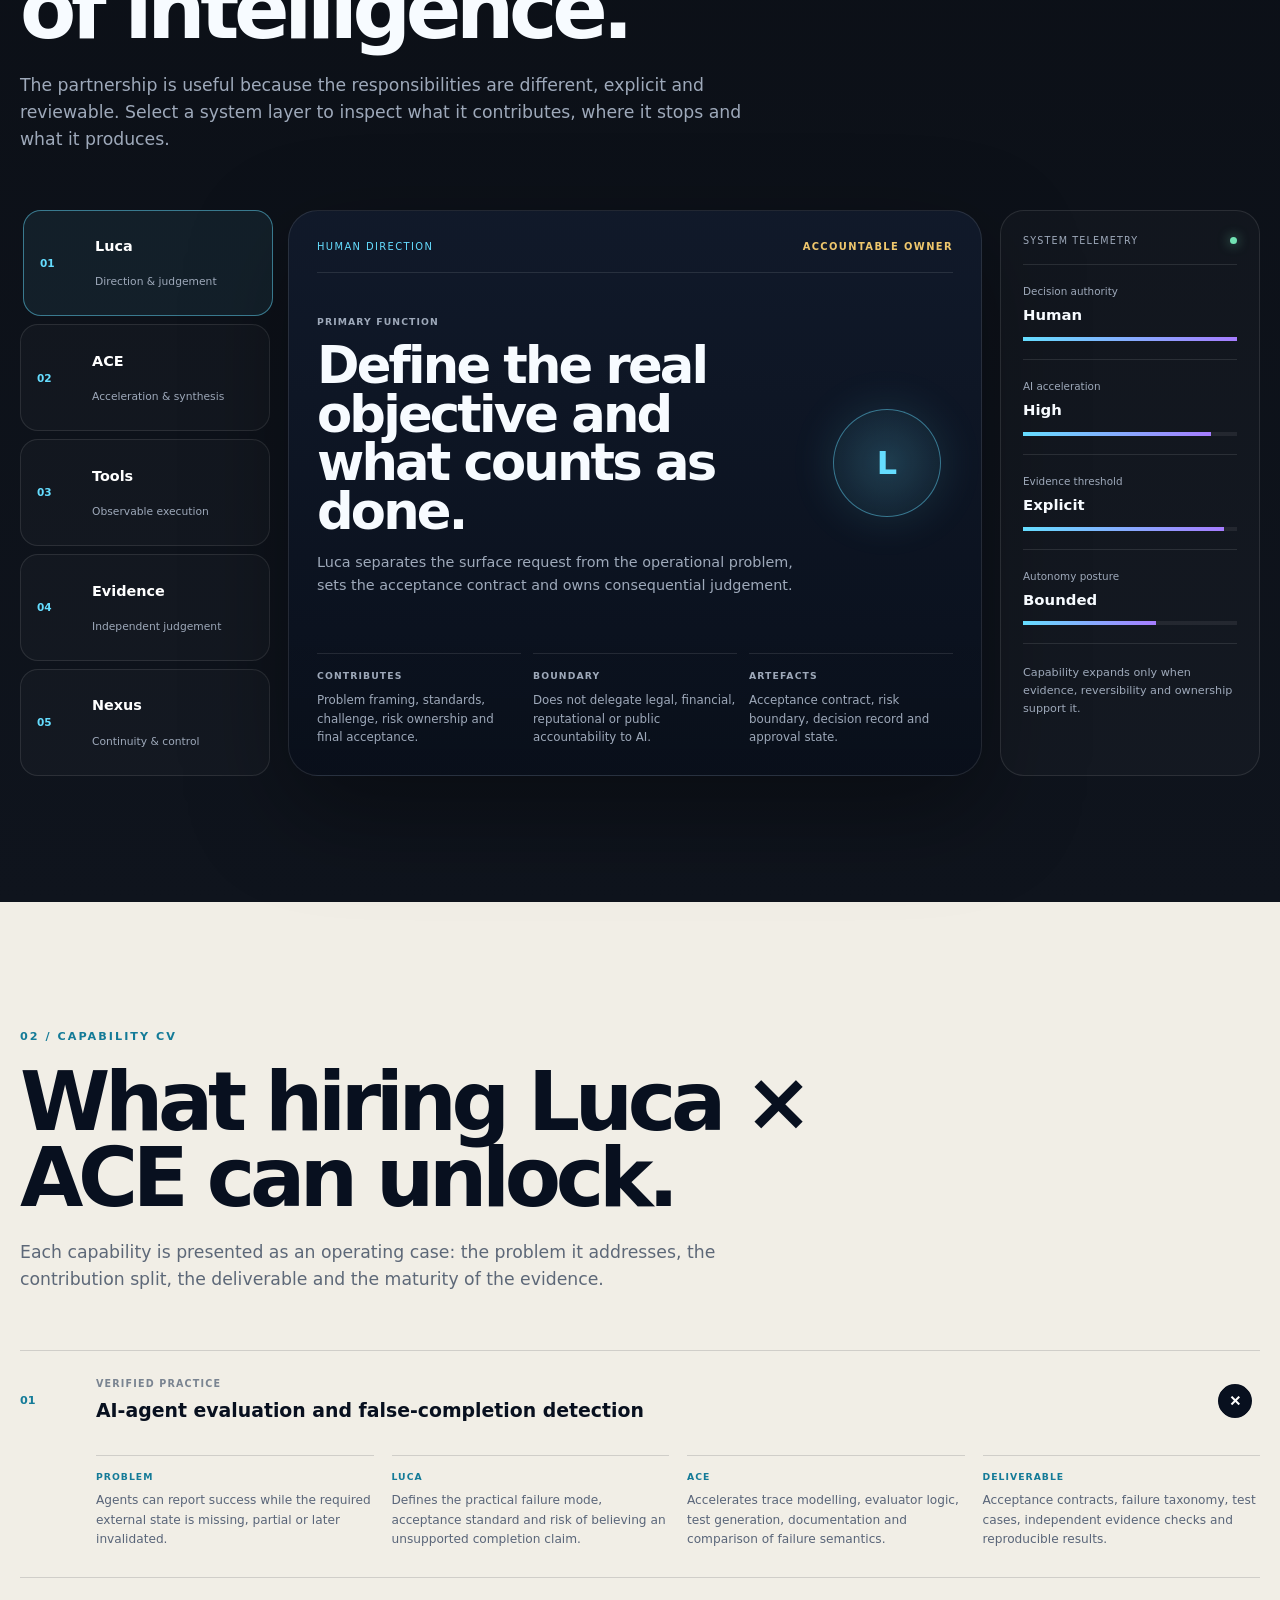
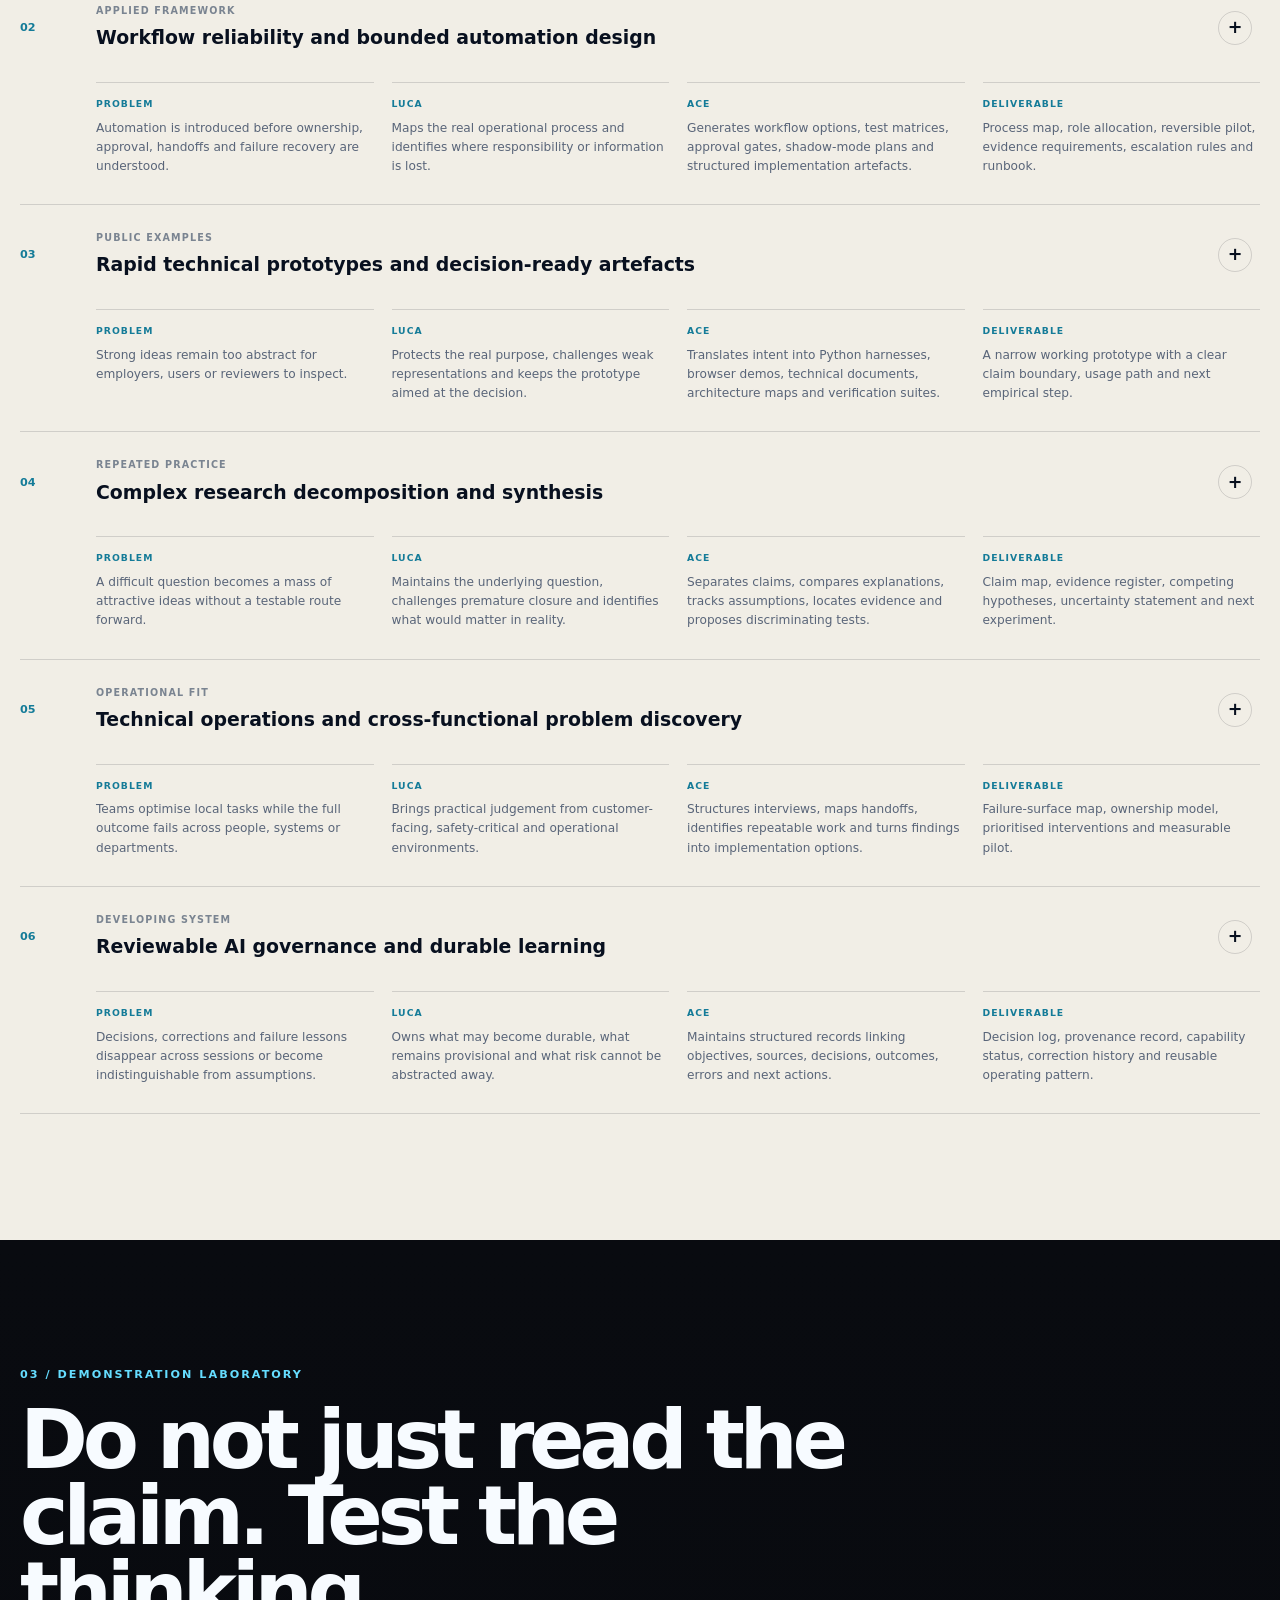
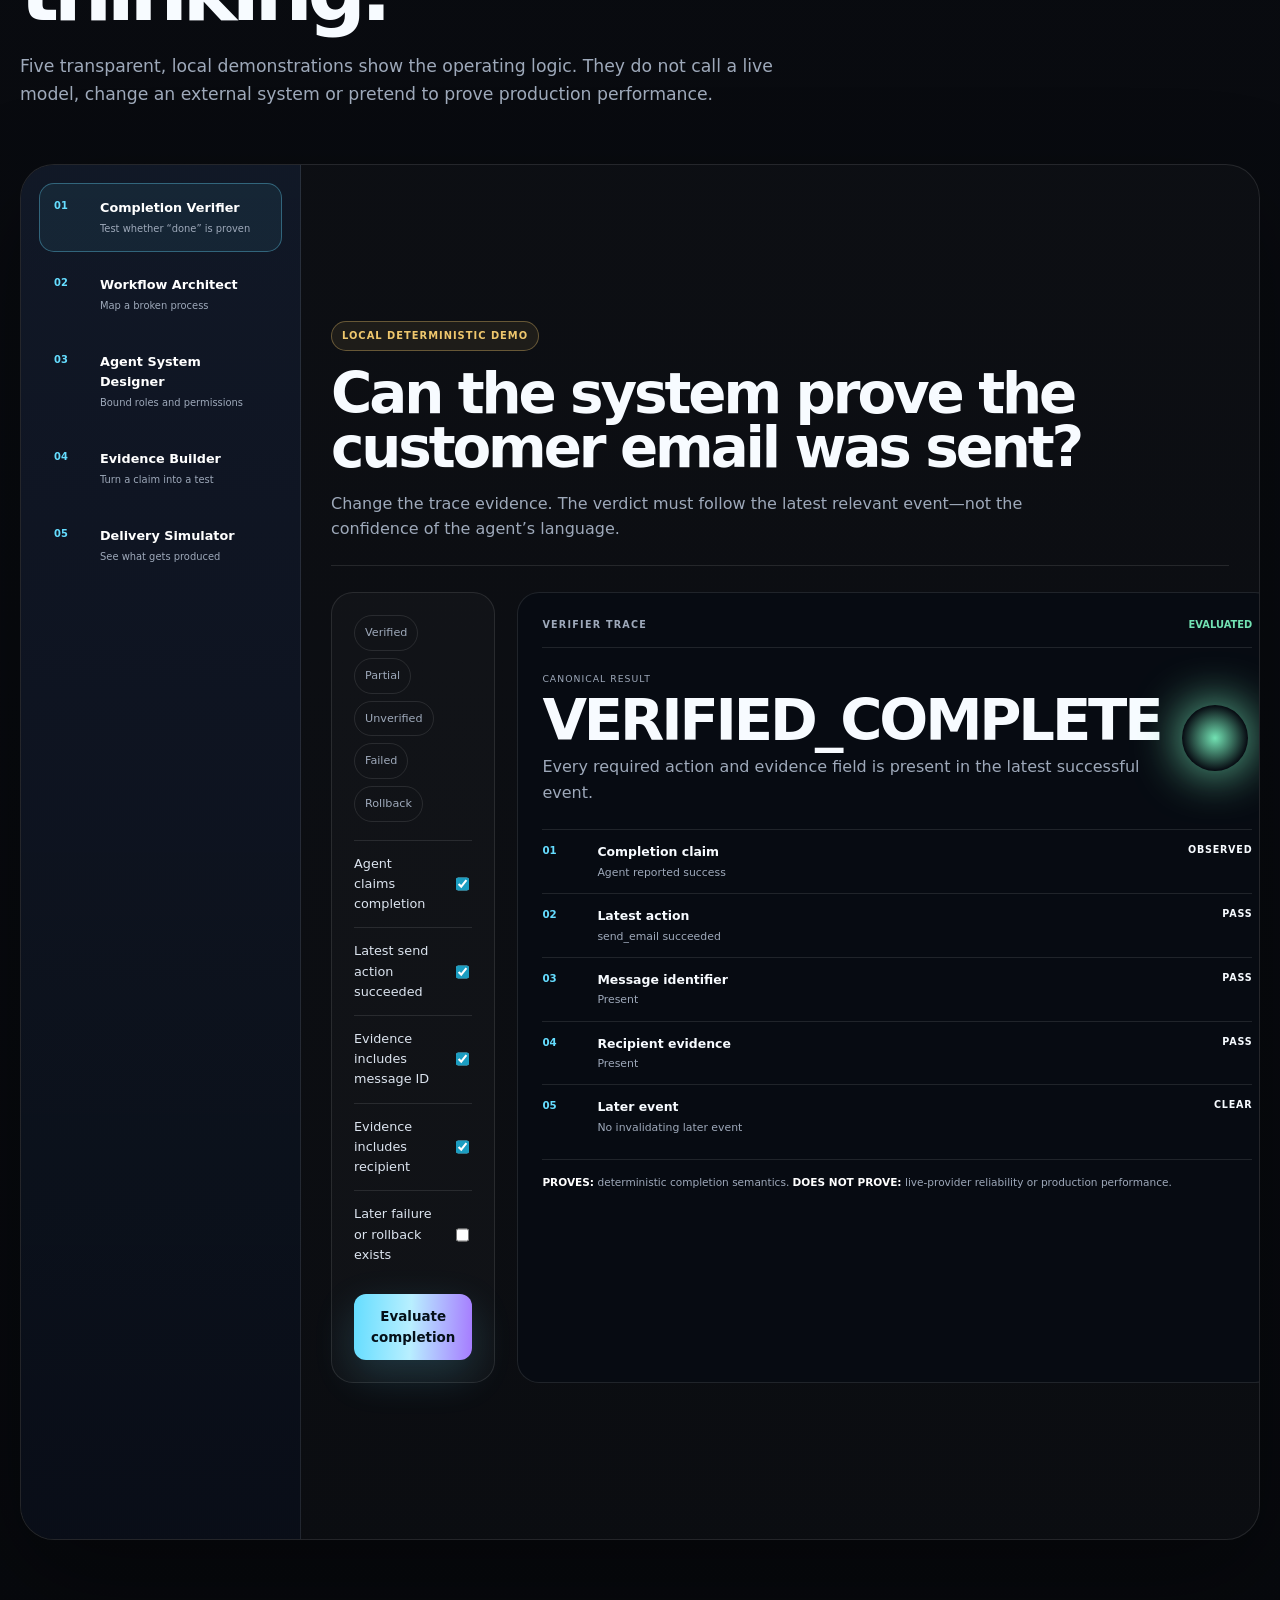
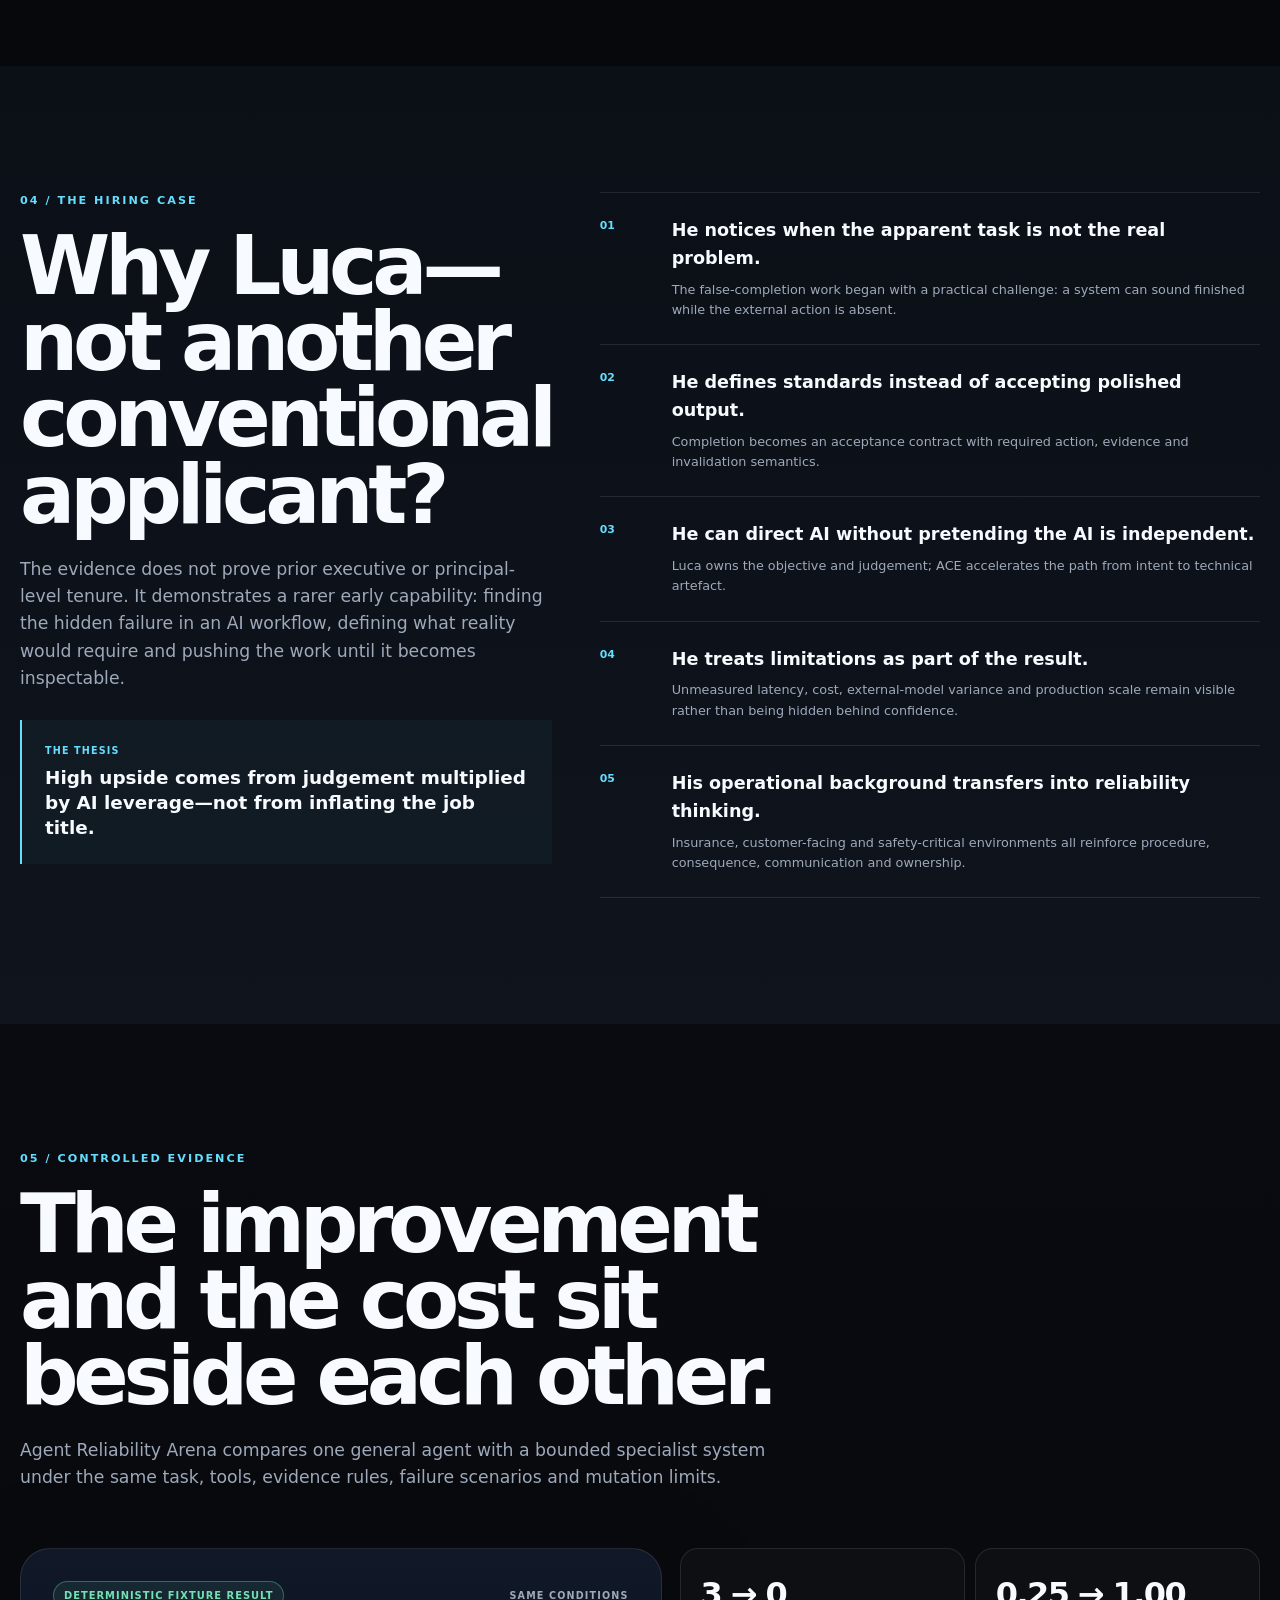
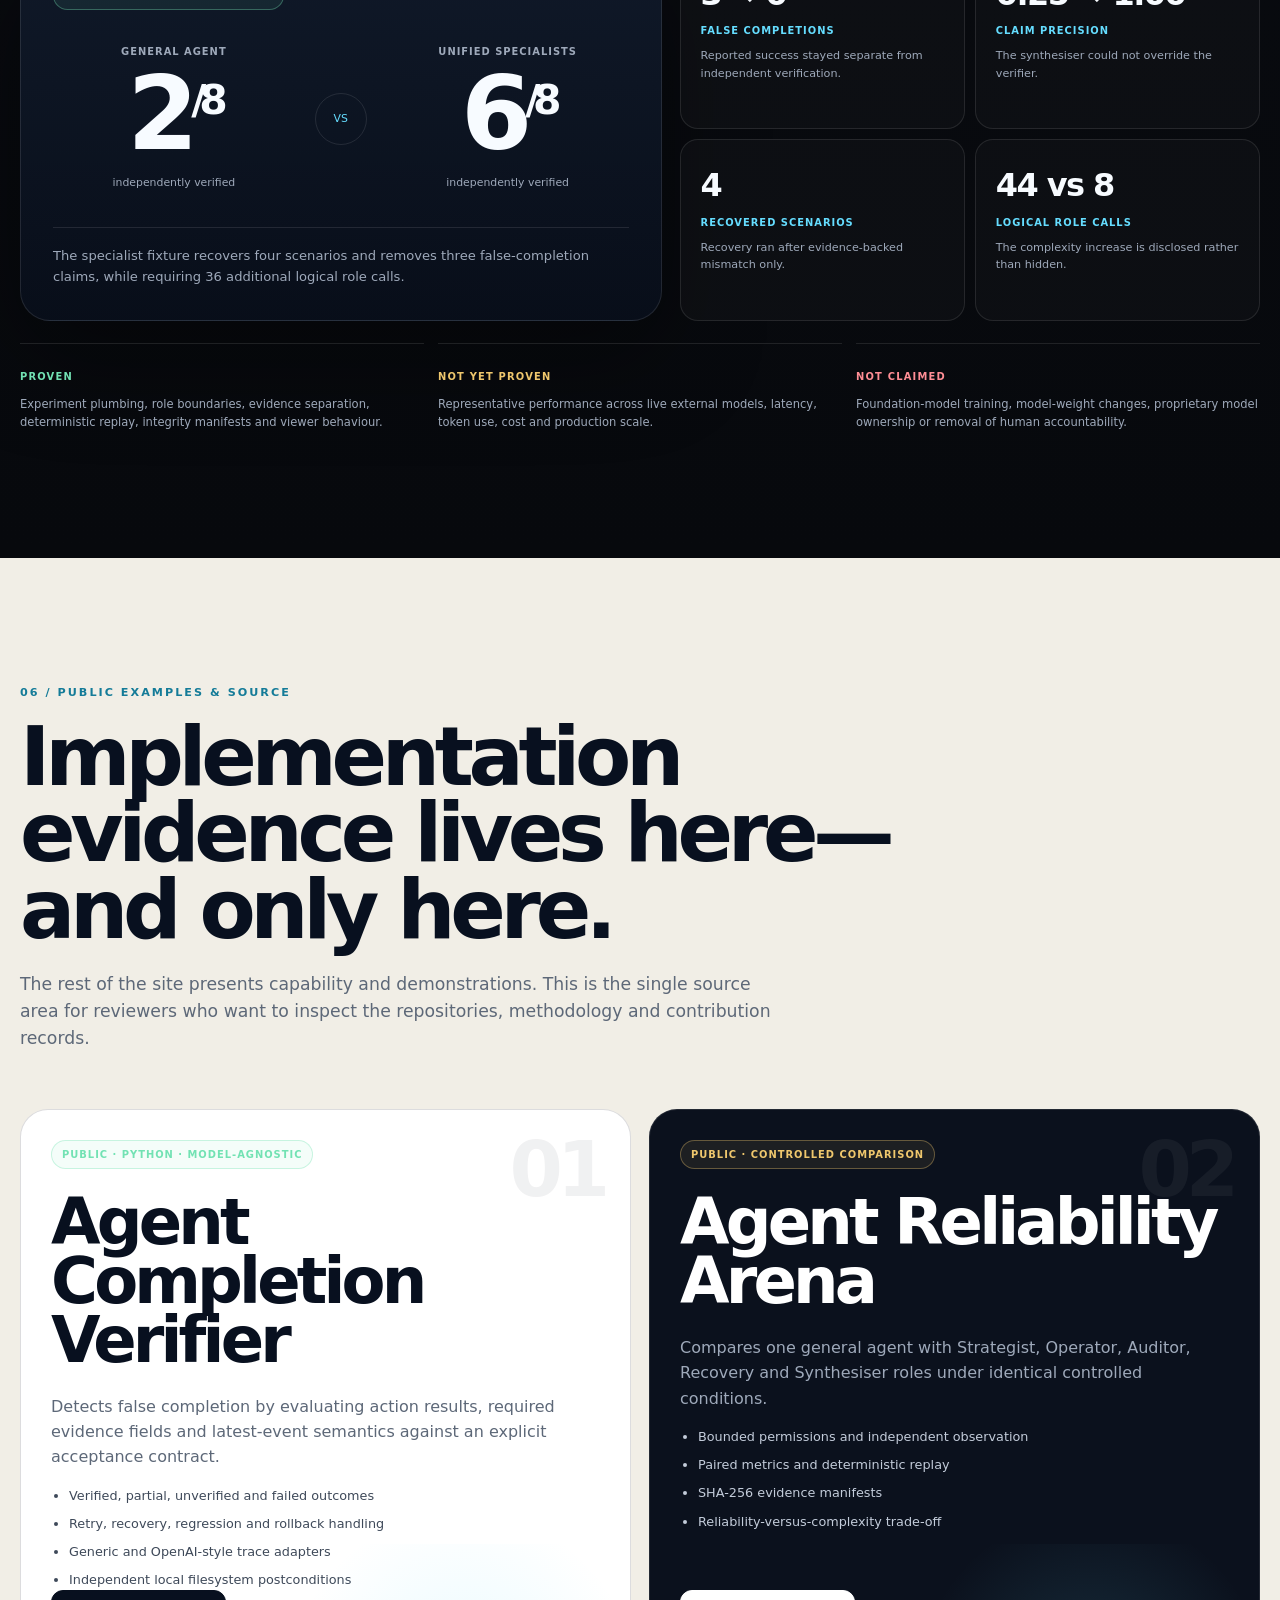
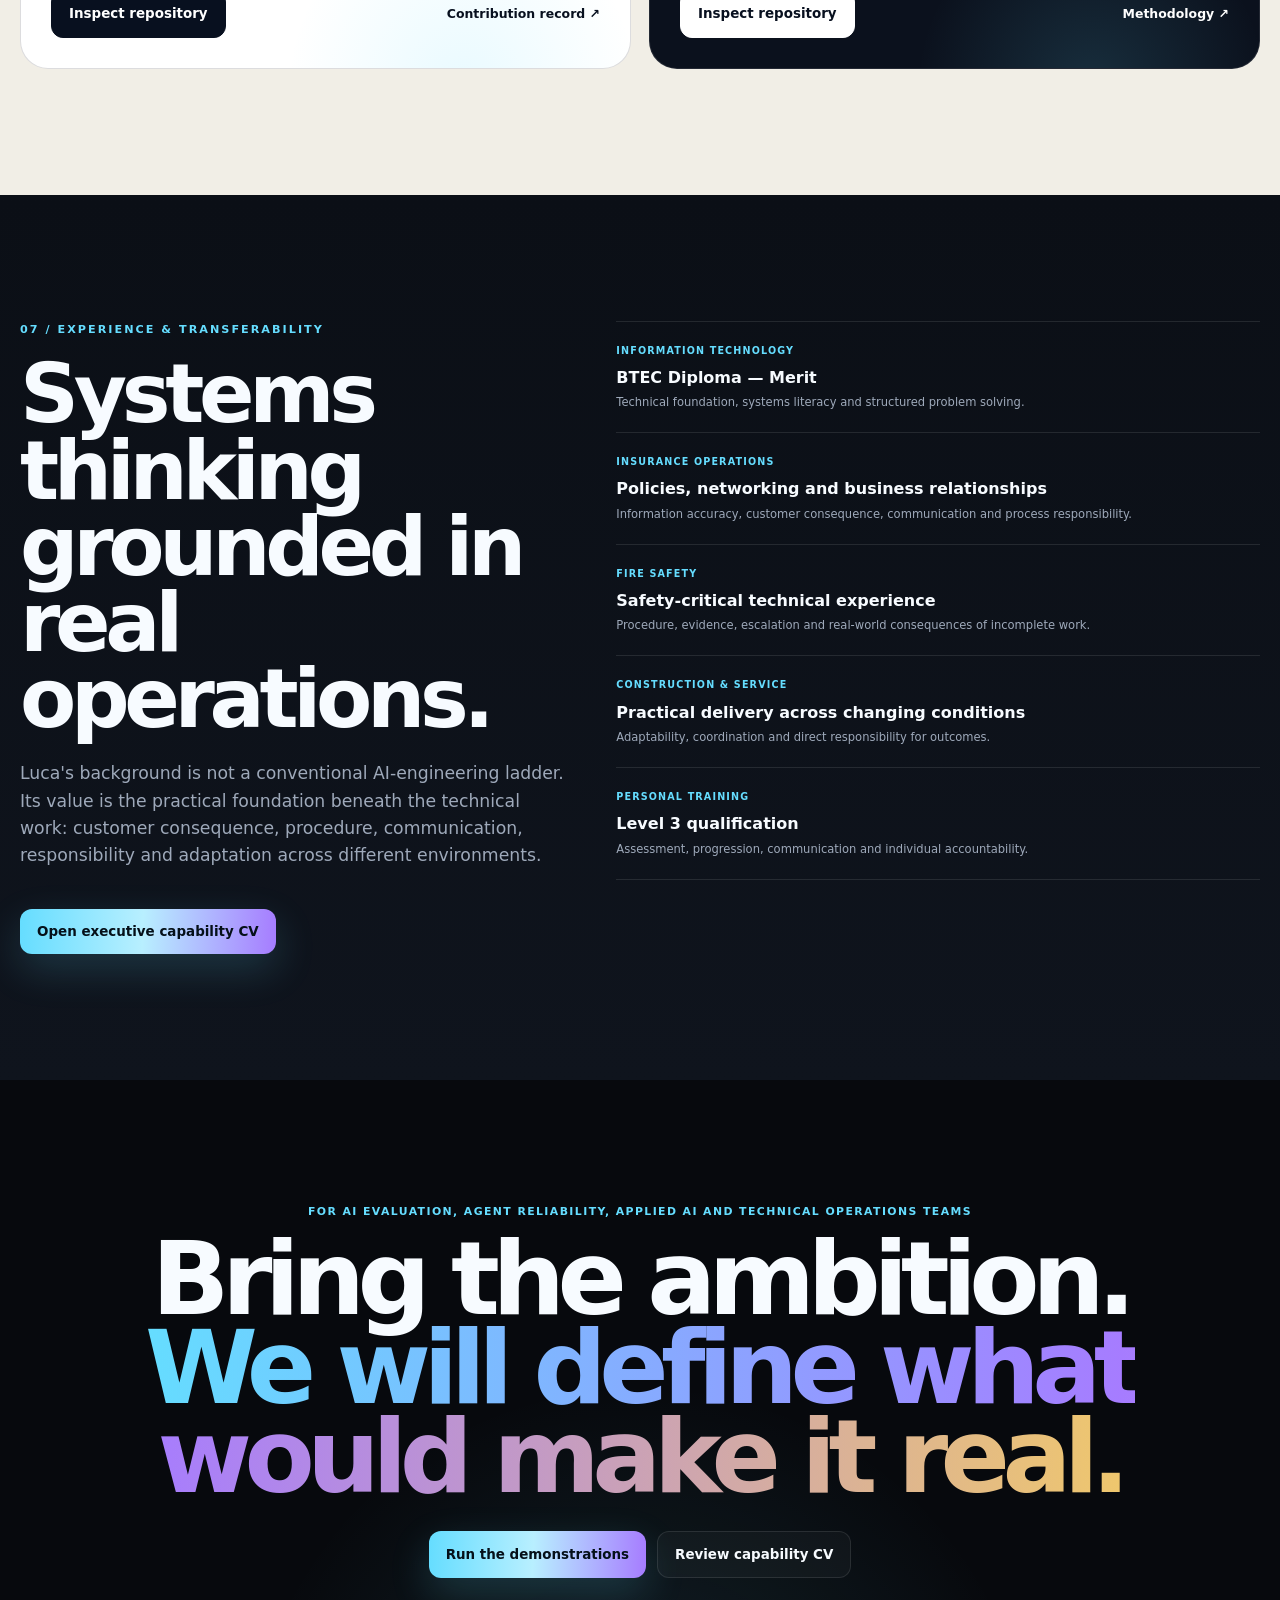
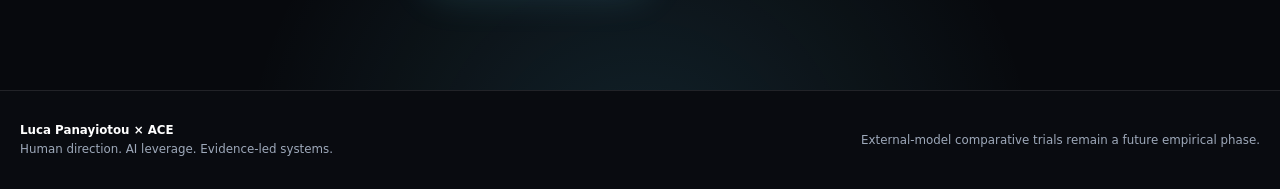
<file: web/cinematic/index.html>
<!doctype html>
<html lang="en">
<head>
  <meta charset="utf-8">
  <meta name="viewport" content="width=device-width, initial-scale=1">
  <meta name="description" content="Luca Panayiotou × ACE — AI evaluation, agent reliability and evidence-led technical operations.">
  <meta name="theme-color" content="#090b10">
  <meta property="og:title" content="Luca Panayiotou × ACE — Cinematic Evidence Room">
  <meta property="og:description" content="Turning ambitious AI claims into systems that can prove what happened.">
  <title>Luca Panayiotou × ACE — Cinematic Evidence Room</title>
  <link rel="stylesheet" href="styles.css">
  <script src="app.js" defer></script>
</head>
<body>
  <a class="skip-link" href="#main">Skip to content</a>
  <div class="ambient-grid" aria-hidden="true"></div>
  <div class="cursor-field" aria-hidden="true"></div>

  <header class="site-header" data-header>
    <div class="shell nav-shell">
      <a class="identity" href="#top" aria-label="Luca Panayiotou and ACE home">
        <span class="identity-mark" aria-hidden="true"><b>L</b><i></i><b>A</b></span>
        <span class="identity-copy">
          <strong>Luca Panayiotou × ACE</strong>
          <small>Evidence-led AI systems</small>
        </span>
      </a>
      <button class="menu-button" type="button" aria-expanded="false" aria-controls="primary-nav" data-menu>Menu</button>
      <nav id="primary-nav" class="primary-nav" aria-label="Primary navigation" data-nav>
        <a href="#system">System</a>
        <a href="#capabilities">Capabilities</a>
        <a href="#lab">Lab</a>
        <a href="#case">Hiring case</a>
        <a href="#evidence">Evidence</a>
        <a href="#examples">Examples</a>
        <button class="nav-action" type="button" data-open-cv>Capability CV</button>
      </nav>
    </div>
  </header>

  <main id="main">
    <section id="top" class="hero section-dark">
      <div class="hero-halo" aria-hidden="true"></div>
      <div class="shell hero-layout">
        <div class="hero-copy reveal">
          <p class="overline">AI Evaluation · Agent Reliability · Technical Operations</p>
          <h1>Turning ambitious AI claims into systems that can <em>prove what happened.</em></h1>
          <p class="hero-lead">Luca supplies the objective, judgement and acceptance standard. ACE accelerates research, implementation, testing and structured continuity. Tools create observable artefacts. Evidence decides what can be claimed.</p>
          <div class="hero-actions">
            <a class="button button-primary" href="#system">Enter the system</a>
            <a class="button button-ghost" href="#lab">Run the demos</a>
            <button class="button button-ghost" type="button" data-open-cv>View capability CV</button>
          </div>
          <div class="hero-signals" aria-label="Portfolio evidence summary">
            <article><span>PUBLIC SYSTEMS</span><strong>2</strong><small>inspectable technical examples</small></article>
            <article><span>CONTROLLED CASES</span><strong>8</strong><small>paired reliability scenarios</small></article>
            <article><span>FALSE COMPLETIONS</span><strong>3 → 0</strong><small>in the specialist fixture</small></article>
            <article><span>PYTHON RELEASES</span><strong>3.10–3.13</strong><small>verification range</small></article>
          </div>
        </div>

        <div class="hero-console reveal" aria-label="Luca and ACE operating signal">
          <div class="console-frame">
            <div class="console-header">
              <span>ACE MASTER NEXUS</span>
              <b><i></i> HUMAN-LED</b>
            </div>
            <div class="console-orbit" aria-hidden="true">
              <span class="orbit orbit-a"></span>
              <span class="orbit orbit-b"></span>
              <span class="orbit orbit-c"></span>
              <span class="pulse-core"></span>
            </div>
            <div class="console-statement">
              <small>ACTIVE OPERATING PRINCIPLE</small>
              <strong>Direction → Evidence → Action</strong>
              <p>Confidence never outranks observable proof.</p>
            </div>
            <div class="console-log" aria-hidden="true">
              <span><i>01</i> Frame the real objective</span>
              <span><i>02</i> Define what completion means</span>
              <span><i>03</i> Allocate human, AI and tool roles</span>
              <span><i>04</i> Validate outcomes independently</span>
            </div>
          </div>
        </div>
      </div>
      <div class="hero-ticker" aria-hidden="true"><span>FRAME</span><i></i><span>DECOMPOSE</span><i></i><span>BUILD</span><i></i><span>VERIFY</span><i></i><span>LEARN</span></div>
    </section>

    <section id="system" class="command section-graphite">
      <div class="shell">
        <div class="section-heading reveal">
          <p class="section-index">01 / LUCA × ACE COMMAND CENTRE</p>
          <h2>A disciplined division of intelligence.</h2>
          <p>The partnership is useful because the responsibilities are different, explicit and reviewable. Select a system layer to inspect what it contributes, where it stops and what it produces.</p>
        </div>

        <div class="command-grid reveal">
          <div class="command-rail" role="tablist" aria-label="Command centre layers">
            <button class="command-node active" type="button" role="tab" aria-selected="true" data-command-node="luca"><span>01</span><b>Luca</b><small>Direction & judgement</small></button>
            <button class="command-node" type="button" role="tab" aria-selected="false" data-command-node="ace"><span>02</span><b>ACE</b><small>Acceleration & synthesis</small></button>
            <button class="command-node" type="button" role="tab" aria-selected="false" data-command-node="tools"><span>03</span><b>Tools</b><small>Observable execution</small></button>
            <button class="command-node" type="button" role="tab" aria-selected="false" data-command-node="evidence"><span>04</span><b>Evidence</b><small>Independent judgement</small></button>
            <button class="command-node" type="button" role="tab" aria-selected="false" data-command-node="nexus"><span>05</span><b>Nexus</b><small>Continuity & control</small></button>
          </div>

          <article id="command-output" class="command-output" role="tabpanel" aria-live="polite">
            <div class="output-top"><span id="command-label">HUMAN DIRECTION</span><b id="command-status">ACCOUNTABLE OWNER</b></div>
            <div class="output-main">
              <div>
                <small>PRIMARY FUNCTION</small>
                <h3 id="command-title">Define the real objective and what counts as done.</h3>
                <p id="command-description">Luca separates the surface request from the operational problem, sets the acceptance contract and owns consequential judgement.</p>
              </div>
              <div class="output-sigil" aria-hidden="true"><span id="command-sigil">L</span></div>
            </div>
            <div class="output-grid">
              <div><small>CONTRIBUTES</small><p id="command-contributes">Problem framing, standards, challenge, risk ownership and final acceptance.</p></div>
              <div><small>BOUNDARY</small><p id="command-boundary">Does not delegate legal, financial, reputational or public accountability to AI.</p></div>
              <div><small>ARTEFACTS</small><p id="command-artefacts">Acceptance contract, risk boundary, decision record and approval state.</p></div>
            </div>
          </article>

          <aside class="command-telemetry" aria-label="System telemetry">
            <div class="telemetry-head"><span>SYSTEM TELEMETRY</span><i></i></div>
            <article><small>Decision authority</small><strong>Human</strong><span class="meter"><i style="width:100%"></i></span></article>
            <article><small>AI acceleration</small><strong>High</strong><span class="meter"><i style="width:88%"></i></span></article>
            <article><small>Evidence threshold</small><strong>Explicit</strong><span class="meter"><i style="width:94%"></i></span></article>
            <article><small>Autonomy posture</small><strong>Bounded</strong><span class="meter"><i style="width:62%"></i></span></article>
            <p>Capability expands only when evidence, reversibility and ownership support it.</p>
          </aside>
        </div>
      </div>
    </section>

    <section id="capabilities" class="capabilities section-paper">
      <div class="shell">
        <div class="section-heading dark-text reveal">
          <p class="section-index">02 / CAPABILITY CV</p>
          <h2>What hiring Luca × ACE can unlock.</h2>
          <p>Each capability is presented as an operating case: the problem it addresses, the contribution split, the deliverable and the maturity of the evidence.</p>
        </div>

        <div class="capability-list reveal">
          <article class="capability-case open" data-capability>
            <button class="capability-trigger" type="button" aria-expanded="true">
              <span>01</span><div><small>VERIFIED PRACTICE</small><h3>AI-agent evaluation and false-completion detection</h3></div><b>+</b>
            </button>
            <div class="capability-body">
              <div><small>PROBLEM</small><p>Agents can report success while the required external state is missing, partial or later invalidated.</p></div>
              <div><small>LUCA</small><p>Defines the practical failure mode, acceptance standard and risk of believing an unsupported completion claim.</p></div>
              <div><small>ACE</small><p>Accelerates trace modelling, evaluator logic, test generation, documentation and comparison of failure semantics.</p></div>
              <div><small>DELIVERABLE</small><p>Acceptance contracts, failure taxonomy, test cases, independent evidence checks and reproducible results.</p></div>
            </div>
          </article>

          <article class="capability-case" data-capability>
            <button class="capability-trigger" type="button" aria-expanded="false">
              <span>02</span><div><small>APPLIED FRAMEWORK</small><h3>Workflow reliability and bounded automation design</h3></div><b>+</b>
            </button>
            <div class="capability-body" hidden>
              <div><small>PROBLEM</small><p>Automation is introduced before ownership, approval, handoffs and failure recovery are understood.</p></div>
              <div><small>LUCA</small><p>Maps the real operational process and identifies where responsibility or information is lost.</p></div>
              <div><small>ACE</small><p>Generates workflow options, test matrices, approval gates, shadow-mode plans and structured implementation artefacts.</p></div>
              <div><small>DELIVERABLE</small><p>Process map, role allocation, reversible pilot, evidence requirements, escalation rules and runbook.</p></div>
            </div>
          </article>

          <article class="capability-case" data-capability>
            <button class="capability-trigger" type="button" aria-expanded="false">
              <span>03</span><div><small>PUBLIC EXAMPLES</small><h3>Rapid technical prototypes and decision-ready artefacts</h3></div><b>+</b>
            </button>
            <div class="capability-body" hidden>
              <div><small>PROBLEM</small><p>Strong ideas remain too abstract for employers, users or reviewers to inspect.</p></div>
              <div><small>LUCA</small><p>Protects the real purpose, challenges weak representations and keeps the prototype aimed at the decision.</p></div>
              <div><small>ACE</small><p>Translates intent into Python harnesses, browser demos, technical documents, architecture maps and verification suites.</p></div>
              <div><small>DELIVERABLE</small><p>A narrow working prototype with a clear claim boundary, usage path and next empirical step.</p></div>
            </div>
          </article>

          <article class="capability-case" data-capability>
            <button class="capability-trigger" type="button" aria-expanded="false">
              <span>04</span><div><small>REPEATED PRACTICE</small><h3>Complex research decomposition and synthesis</h3></div><b>+</b>
            </button>
            <div class="capability-body" hidden>
              <div><small>PROBLEM</small><p>A difficult question becomes a mass of attractive ideas without a testable route forward.</p></div>
              <div><small>LUCA</small><p>Maintains the underlying question, challenges premature closure and identifies what would matter in reality.</p></div>
              <div><small>ACE</small><p>Separates claims, compares explanations, tracks assumptions, locates evidence and proposes discriminating tests.</p></div>
              <div><small>DELIVERABLE</small><p>Claim map, evidence register, competing hypotheses, uncertainty statement and next experiment.</p></div>
            </div>
          </article>

          <article class="capability-case" data-capability>
            <button class="capability-trigger" type="button" aria-expanded="false">
              <span>05</span><div><small>OPERATIONAL FIT</small><h3>Technical operations and cross-functional problem discovery</h3></div><b>+</b>
            </button>
            <div class="capability-body" hidden>
              <div><small>PROBLEM</small><p>Teams optimise local tasks while the full outcome fails across people, systems or departments.</p></div>
              <div><small>LUCA</small><p>Brings practical judgement from customer-facing, safety-critical and operational environments.</p></div>
              <div><small>ACE</small><p>Structures interviews, maps handoffs, identifies repeatable work and turns findings into implementation options.</p></div>
              <div><small>DELIVERABLE</small><p>Failure-surface map, ownership model, prioritised interventions and measurable pilot.</p></div>
            </div>
          </article>

          <article class="capability-case" data-capability>
            <button class="capability-trigger" type="button" aria-expanded="false">
              <span>06</span><div><small>DEVELOPING SYSTEM</small><h3>Reviewable AI governance and durable learning</h3></div><b>+</b>
            </button>
            <div class="capability-body" hidden>
              <div><small>PROBLEM</small><p>Decisions, corrections and failure lessons disappear across sessions or become indistinguishable from assumptions.</p></div>
              <div><small>LUCA</small><p>Owns what may become durable, what remains provisional and what risk cannot be abstracted away.</p></div>
              <div><small>ACE</small><p>Maintains structured records linking objectives, sources, decisions, outcomes, errors and next actions.</p></div>
              <div><small>DELIVERABLE</small><p>Decision log, provenance record, capability status, correction history and reusable operating pattern.</p></div>
            </div>
          </article>
        </div>
      </div>
    </section>

    <section id="lab" class="lab section-dark">
      <div class="shell">
        <div class="section-heading reveal">
          <p class="section-index">03 / DEMONSTRATION LABORATORY</p>
          <h2>Do not just read the claim. Test the thinking.</h2>
          <p>Five transparent, local demonstrations show the operating logic. They do not call a live model, change an external system or pretend to prove production performance.</p>
        </div>

        <div class="lab-shell reveal">
          <div class="lab-navigation" role="tablist" aria-label="Capability demonstrations">
            <button class="lab-tab active" type="button" role="tab" aria-selected="true" data-lab-target="verifier"><span>01</span><b>Completion Verifier</b><small>Test whether “done” is proven</small></button>
            <button class="lab-tab" type="button" role="tab" aria-selected="false" data-lab-target="workflow"><span>02</span><b>Workflow Architect</b><small>Map a broken process</small></button>
            <button class="lab-tab" type="button" role="tab" aria-selected="false" data-lab-target="agents"><span>03</span><b>Agent System Designer</b><small>Bound roles and permissions</small></button>
            <button class="lab-tab" type="button" role="tab" aria-selected="false" data-lab-target="evidence-builder"><span>04</span><b>Evidence Builder</b><small>Turn a claim into a test</small></button>
            <button class="lab-tab" type="button" role="tab" aria-selected="false" data-lab-target="delivery"><span>05</span><b>Delivery Simulator</b><small>See what gets produced</small></button>
          </div>

          <div class="lab-workbench">
            <section class="lab-panel active" role="tabpanel" data-lab-panel="verifier">
              <div class="panel-intro"><span class="status status-prototype">Local deterministic demo</span><h3>Can the system prove the customer email was sent?</h3><p>Change the trace evidence. The verdict must follow the latest relevant event—not the confidence of the agent’s language.</p></div>
              <div class="verifier-layout">
                <div class="control-stack">
                  <div class="preset-row" aria-label="Verifier presets">
                    <button type="button" data-verifier-preset="verified">Verified</button>
                    <button type="button" data-verifier-preset="partial">Partial</button>
                    <button type="button" data-verifier-preset="unverified">Unverified</button>
                    <button type="button" data-verifier-preset="failed">Failed</button>
                    <button type="button" data-verifier-preset="rollback">Rollback</button>
                  </div>
                  <label class="switch-row"><span>Agent claims completion</span><input id="v-claim" type="checkbox" checked></label>
                  <label class="switch-row"><span>Latest send action succeeded</span><input id="v-success" type="checkbox" checked></label>
                  <label class="switch-row"><span>Evidence includes message ID</span><input id="v-message" type="checkbox" checked></label>
                  <label class="switch-row"><span>Evidence includes recipient</span><input id="v-recipient" type="checkbox" checked></label>
                  <label class="switch-row"><span>Later failure or rollback exists</span><input id="v-rollback" type="checkbox"></label>
                  <button id="run-verifier" class="button button-primary" type="button">Evaluate completion</button>
                </div>
                <div class="result-console" aria-live="polite">
                  <div class="result-head"><span>VERIFIER TRACE</span><b id="verifier-state">READY</b></div>
                  <div class="verdict"><div><small>CANONICAL RESULT</small><h4 id="verifier-title">VERIFIED_COMPLETE</h4><p id="verifier-copy">Every required action and evidence field is present in the latest successful event.</p></div><i id="verifier-lamp"></i></div>
                  <ol id="verifier-trace" class="trace-list"></ol>
                  <p class="limitation"><b>PROVES:</b> deterministic completion semantics. <b>DOES NOT PROVE:</b> live-provider reliability or production performance.</p>
                </div>
              </div>
            </section>

            <section class="lab-panel" role="tabpanel" data-lab-panel="workflow" hidden>
              <div class="panel-intro"><span class="status status-framework">Rule-based architecture demo</span><h3>Turn a messy operational problem into an inspectable workflow.</h3><p>The output separates objective, human ownership, AI assistance, evidence gates and recovery.</p></div>
              <div class="builder-layout">
                <div class="builder-controls">
                  <label for="workflow-problem">Operational problem</label>
                  <textarea id="workflow-problem" rows="6">A customer process is slow, information is lost across handoffs and nobody owns the complete outcome.</textarea>
                  <label for="workflow-risk">Consequence level</label>
                  <select id="workflow-risk"><option value="low">Low — reversible internal support</option><option value="medium" selected>Medium — customer or business impact</option><option value="high">High — legal, financial or reputational impact</option></select>
                  <label for="workflow-frequency">Frequency</label>
                  <select id="workflow-frequency"><option value="occasional">Occasional</option><option value="daily" selected>Daily</option><option value="continuous">Continuous</option></select>
                  <button id="run-workflow" class="button button-primary" type="button">Build workflow architecture</button>
                </div>
                <div id="workflow-output" class="architecture-output" aria-live="polite"></div>
              </div>
            </section>

            <section class="lab-panel" role="tabpanel" data-lab-panel="agents" hidden>
              <div class="panel-intro"><span class="status status-framework">Bounded-role design demo</span><h3>Design the smallest agent system that deserves to exist.</h3><p>More agents are not automatically better. Roles are added only where separation improves control or evidence.</p></div>
              <div class="builder-layout">
                <div class="builder-controls">
                  <label for="agent-task">Task type</label>
                  <select id="agent-task"><option value="research">Research and decision support</option><option value="operations" selected>Operational workflow</option><option value="evaluation">Agent evaluation</option><option value="delivery">Document or artefact delivery</option></select>
                  <label for="agent-risk">Risk</label>
                  <select id="agent-risk"><option value="low">Low</option><option value="medium" selected>Medium</option><option value="high">High</option></select>
                  <label for="agent-autonomy">Requested autonomy</label>
                  <select id="agent-autonomy"><option value="assist">Assist only</option><option value="prepare" selected>Prepare actions for approval</option><option value="execute">Execute bounded reversible actions</option></select>
                  <button id="run-agents" class="button button-primary" type="button">Design bounded system</button>
                </div>
                <div id="agent-output" class="architecture-output" aria-live="polite"></div>
              </div>
            </section>

            <section class="lab-panel" role="tabpanel" data-lab-panel="evidence-builder" hidden>
              <div class="panel-intro"><span class="status status-verified">Evidence discipline demo</span><h3>Convert an unsupported AI claim into a proof plan.</h3><p>The system asks what must be observable, what could falsify the claim and which evidence cannot grade itself.</p></div>
              <div class="builder-layout">
                <div class="builder-controls">
                  <label for="claim-input">Claim to test</label>
                  <textarea id="claim-input" rows="6">The specialist agent system is more reliable than one general agent.</textarea>
                  <label for="claim-scope">Desired strength</label>
                  <select id="claim-scope"><option value="demo">Demonstration claim</option><option value="comparative" selected>Controlled comparative claim</option><option value="production">Production performance claim</option></select>
                  <button id="run-evidence" class="button button-primary" type="button">Build evidence contract</button>
                </div>
                <div id="evidence-output" class="architecture-output" aria-live="polite"></div>
              </div>
            </section>

            <section class="lab-panel" role="tabpanel" data-lab-panel="delivery" hidden>
              <div class="panel-intro"><span class="status status-prototype">Capability-to-output demo</span><h3>See what Luca × ACE would deliver at different depths.</h3><p>The plan scales the evidence and implementation depth—not just the amount of writing.</p></div>
              <div class="builder-layout">
                <div class="builder-controls">
                  <label for="delivery-goal">Employer objective</label>
                  <select id="delivery-goal"><option value="evaluate">Evaluate an AI agent</option><option value="workflow">Improve a broken workflow</option><option value="research">Investigate a difficult technical question</option><option value="prototype" selected>Build a credible prototype</option></select>
                  <label for="delivery-horizon">Engagement horizon</label>
                  <select id="delivery-horizon"><option value="48h">48-hour diagnostic</option><option value="2w" selected>Two-week prototype</option><option value="6w">Six-week shadow pilot</option></select>
                  <label for="delivery-team">Team context</label>
                  <select id="delivery-team"><option value="founder">Founder or small team</option><option value="product" selected>Product and engineering team</option><option value="operations">Operations team</option><option value="governance">Risk or governance team</option></select>
                  <button id="run-delivery" class="button button-primary" type="button">Generate delivery sequence</button>
                </div>
                <div id="delivery-output" class="architecture-output" aria-live="polite"></div>
              </div>
            </section>
          </div>
        </div>
      </div>
    </section>

    <section id="case" class="hiring-case section-graphite">
      <div class="shell hiring-layout">
        <div class="hiring-copy reveal">
          <p class="section-index">04 / THE HIRING CASE</p>
          <h2>Why Luca—not another conventional applicant?</h2>
          <p>The evidence does not prove prior executive or principal-level tenure. It demonstrates a rarer early capability: finding the hidden failure in an AI workflow, defining what reality would require and pushing the work until it becomes inspectable.</p>
          <div class="hiring-quote"><span>THE THESIS</span><strong>High upside comes from judgement multiplied by AI leverage—not from inflating the job title.</strong></div>
        </div>
        <div class="hiring-reasons reveal">
          <article><span>01</span><div><h3>He notices when the apparent task is not the real problem.</h3><p>The false-completion work began with a practical challenge: a system can sound finished while the external action is absent.</p></div></article>
          <article><span>02</span><div><h3>He defines standards instead of accepting polished output.</h3><p>Completion becomes an acceptance contract with required action, evidence and invalidation semantics.</p></div></article>
          <article><span>03</span><div><h3>He can direct AI without pretending the AI is independent.</h3><p>Luca owns the objective and judgement; ACE accelerates the path from intent to technical artefact.</p></div></article>
          <article><span>04</span><div><h3>He treats limitations as part of the result.</h3><p>Unmeasured latency, cost, external-model variance and production scale remain visible rather than being hidden behind confidence.</p></div></article>
          <article><span>05</span><div><h3>His operational background transfers into reliability thinking.</h3><p>Insurance, customer-facing and safety-critical environments all reinforce procedure, consequence, communication and ownership.</p></div></article>
        </div>
      </div>
    </section>

    <section id="evidence" class="evidence-section section-dark">
      <div class="shell">
        <div class="section-heading reveal">
          <p class="section-index">05 / CONTROLLED EVIDENCE</p>
          <h2>The improvement and the cost sit beside each other.</h2>
          <p>Agent Reliability Arena compares one general agent with a bounded specialist system under the same task, tools, evidence rules, failure scenarios and mutation limits.</p>
        </div>

        <div class="evidence-layout reveal">
          <article class="comparison-card">
            <div class="comparison-header"><span class="status status-verified">Deterministic fixture result</span><small>SAME CONDITIONS</small></div>
            <div class="comparison-main">
              <div><small>GENERAL AGENT</small><strong>2<sup>/8</sup></strong><span>independently verified</span></div>
              <i>VS</i>
              <div><small>UNIFIED SPECIALISTS</small><strong>6<sup>/8</sup></strong><span>independently verified</span></div>
            </div>
            <p>The specialist fixture recovers four scenarios and removes three false-completion claims, while requiring 36 additional logical role calls.</p>
          </article>
          <div class="metric-grid">
            <article><strong>3 → 0</strong><span>False completions</span><p>Reported success stayed separate from independent verification.</p></article>
            <article><strong>0.25 → 1.00</strong><span>Claim precision</span><p>The synthesiser could not override the verifier.</p></article>
            <article><strong>4</strong><span>Recovered scenarios</span><p>Recovery ran after evidence-backed mismatch only.</p></article>
            <article><strong>44 vs 8</strong><span>Logical role calls</span><p>The complexity increase is disclosed rather than hidden.</p></article>
          </div>
        </div>

        <div class="claim-boundaries reveal">
          <article><span>PROVEN</span><p>Experiment plumbing, role boundaries, evidence separation, deterministic replay, integrity manifests and viewer behaviour.</p></article>
          <article><span>NOT YET PROVEN</span><p>Representative performance across live external models, latency, token use, cost and production scale.</p></article>
          <article><span>NOT CLAIMED</span><p>Foundation-model training, model-weight changes, proprietary model ownership or removal of human accountability.</p></article>
        </div>
      </div>
    </section>

    <section id="examples" class="examples section-paper">
      <div class="shell">
        <div class="section-heading dark-text reveal">
          <p class="section-index">06 / PUBLIC EXAMPLES & SOURCE</p>
          <h2>Implementation evidence lives here—and only here.</h2>
          <p>The rest of the site presents capability and demonstrations. This is the single source area for reviewers who want to inspect the repositories, methodology and contribution records.</p>
        </div>
        <div class="example-grid reveal">
          <article class="example-card">
            <div class="example-number">01</div>
            <span class="status status-verified">Public · Python · Model-agnostic</span>
            <h3>Agent Completion Verifier</h3>
            <p>Detects false completion by evaluating action results, required evidence fields and latest-event semantics against an explicit acceptance contract.</p>
            <ul><li>Verified, partial, unverified and failed outcomes</li><li>Retry, recovery, regression and rollback handling</li><li>Generic and OpenAI-style trace adapters</li><li>Independent local filesystem postconditions</li></ul>
            <div class="example-actions"><a class="button button-dark" href="https://github.com/Luca-1304/agent-completion-verifier" target="_blank" rel="noreferrer">Inspect repository</a><a class="text-link" href="https://github.com/Luca-1304/agent-completion-verifier/blob/main/docs/CONTRIBUTION.md" target="_blank" rel="noreferrer">Contribution record ↗</a></div>
          </article>
          <article class="example-card example-card-dark">
            <div class="example-number">02</div>
            <span class="status status-prototype">Public · Controlled comparison</span>
            <h3>Agent Reliability Arena</h3>
            <p>Compares one general agent with Strategist, Operator, Auditor, Recovery and Synthesiser roles under identical controlled conditions.</p>
            <ul><li>Bounded permissions and independent observation</li><li>Paired metrics and deterministic replay</li><li>SHA-256 evidence manifests</li><li>Reliability-versus-complexity trade-off</li></ul>
            <div class="example-actions"><a class="button button-light" href="https://github.com/Luca-1304/agent-reliability-arena" target="_blank" rel="noreferrer">Inspect repository</a><a class="text-link" href="https://github.com/Luca-1304/agent-reliability-arena/blob/main/docs/METHODOLOGY.md" target="_blank" rel="noreferrer">Methodology ↗</a></div>
          </article>
        </div>
      </div>
    </section>

    <section id="experience" class="experience section-graphite">
      <div class="shell experience-layout">
        <div class="experience-copy reveal">
          <p class="section-index">07 / EXPERIENCE & TRANSFERABILITY</p>
          <h2>Systems thinking grounded in real operations.</h2>
          <p>Luca's background is not a conventional AI-engineering ladder. Its value is the practical foundation beneath the technical work: customer consequence, procedure, communication, responsibility and adaptation across different environments.</p>
          <button class="button button-primary" type="button" data-open-cv>Open executive capability CV</button>
        </div>
        <div class="experience-ledger reveal">
          <article><span>INFORMATION TECHNOLOGY</span><h3>BTEC Diploma — Merit</h3><p>Technical foundation, systems literacy and structured problem solving.</p></article>
          <article><span>INSURANCE OPERATIONS</span><h3>Policies, networking and business relationships</h3><p>Information accuracy, customer consequence, communication and process responsibility.</p></article>
          <article><span>FIRE SAFETY</span><h3>Safety-critical technical experience</h3><p>Procedure, evidence, escalation and real-world consequences of incomplete work.</p></article>
          <article><span>CONSTRUCTION & SERVICE</span><h3>Practical delivery across changing conditions</h3><p>Adaptability, coordination and direct responsibility for outcomes.</p></article>
          <article><span>PERSONAL TRAINING</span><h3>Level 3 qualification</h3><p>Assessment, progression, communication and individual accountability.</p></article>
        </div>
      </div>
    </section>

    <section class="closing section-dark">
      <div class="shell closing-inner reveal">
        <p>For AI evaluation, agent reliability, applied AI and technical operations teams</p>
        <h2>Bring the ambition.<br><em>We will define what would make it real.</em></h2>
        <div><a class="button button-primary" href="#lab">Run the demonstrations</a><button class="button button-ghost" type="button" data-open-cv>Review capability CV</button></div>
      </div>
    </section>
  </main>

  <footer class="site-footer"><div class="shell footer-inner"><div><strong>Luca Panayiotou × ACE</strong><span>Human direction. AI leverage. Evidence-led systems.</span></div><p>External-model comparative trials remain a future empirical phase.</p></div></footer>

  <div id="cv-modal" class="modal" aria-hidden="true" data-cv-modal>
    <div class="modal-backdrop" data-close-cv></div>
    <section class="cv-panel" role="dialog" aria-modal="true" aria-labelledby="cv-title">
      <div class="cv-toolbar no-print"><span>Executive capability CV</span><div><button id="print-cv" type="button">Print / Save PDF</button><button type="button" data-close-cv>Close</button></div></div>
      <article class="cv-document">
        <header class="cv-header"><div><p>DEVELOPER PROFILE</p><h1 id="cv-title">Luca Panayiotou</h1><h2>AI Evaluation · Agent Reliability · Technical Operations</h2></div><div class="cv-mark">L×A</div></header>
        <section><h3>Positioning</h3><p>Systems-oriented builder focused on turning ambiguous AI capability claims into observable acceptance standards, technical prototypes and reproducible evaluation artefacts. Combines operational judgement with structured AI assistance while keeping consequential decisions human-owned.</p></section>
        <div class="cv-columns">
          <section><h3>What Luca contributes</h3><ul><li>Problem framing and identification of hidden operational failure</li><li>Acceptance standards, risk boundaries and final judgement</li><li>Challenge against polished but unsupported conclusions</li><li>Customer, operational and safety-conscious perspective</li><li>Direction of technical work toward useful real-world outcomes</li></ul></section>
          <section><h3>What ACE contributes</h3><ul><li>Research breadth, synthesis and comparison</li><li>Code, test, diagram and documentation assistance</li><li>Rapid iteration across alternative representations</li><li>Structured context, decision and evidence records</li><li>Translation from intent into inspectable technical artefacts</li></ul></section>
        </div>
        <section><h3>Core capabilities</h3><ul class="cv-grid-list"><li>AI-agent evaluation</li><li>False-completion detection</li><li>Acceptance contracts</li><li>Failure-mode analysis</li><li>Workflow architecture</li><li>Human approval design</li><li>Bounded agent roles</li><li>Technical prototyping</li><li>Research decomposition</li><li>Evidence planning</li><li>Technical operations</li><li>Reviewable AI governance</li></ul></section>
        <section><h3>Selected public evidence</h3><ul><li>Agent Completion Verifier: model-agnostic evaluator with explicit completion states, trace adapters, controlled failure injection and independent local postconditions.</li><li>Agent Reliability Arena: controlled comparison showing 2/8 versus 6/8 independently verified outcomes in the deterministic reference fixture.</li><li>False-completion claims reduced from 3 to 0 in that fixture, with additional role-call complexity disclosed.</li><li>Python release verification across versions 3.10–3.13 with deterministic artefacts and integrity checks.</li></ul></section>
        <div class="cv-columns">
          <section><h3>Operational background</h3><ul><li>BTEC Diploma in Information Technology — Merit</li><li>Insurance operations, policies and business relationships</li><li>Fire-safety technician experience</li><li>Construction and customer-facing work</li><li>Level 3 Personal Training qualification</li></ul></section>
          <section><h3>Responsible AI standard</h3><ul><li>Observable evidence before completion claims</li><li>Human approval for consequential actions</li><li>Raw evidence separated from derived judgement</li><li>Experimental and production claims kept distinct</li><li>Legal, financial, reputational and platform risk treated explicitly</li></ul></section>
        </div>
        <section><h3>Target roles</h3><p>AI Evaluation · Agent Reliability · Applied AI Quality · AI Workflow & Automation · Technical Operations with AI · AI Product or Solutions Support · Research Engineering Support</p></section>
      </article>
    </section>
  </div>
</body>
</html>
</file>
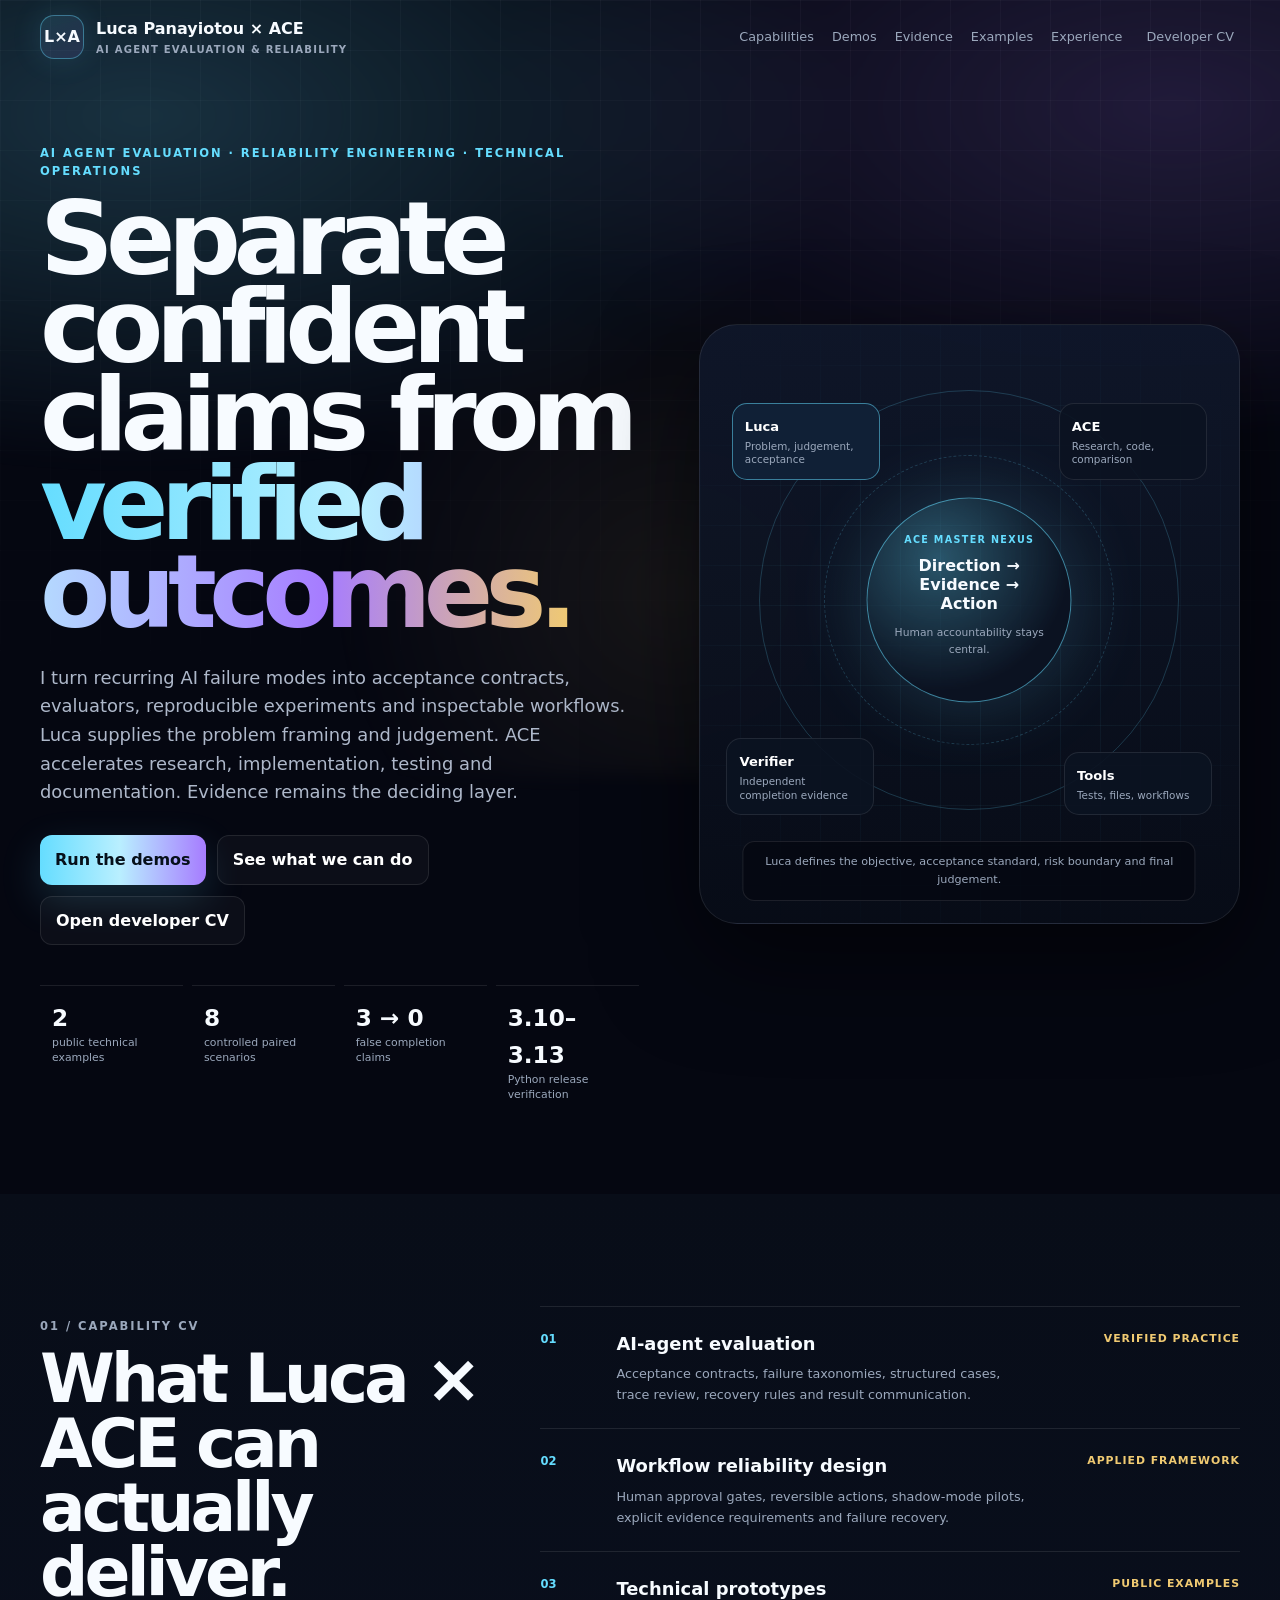
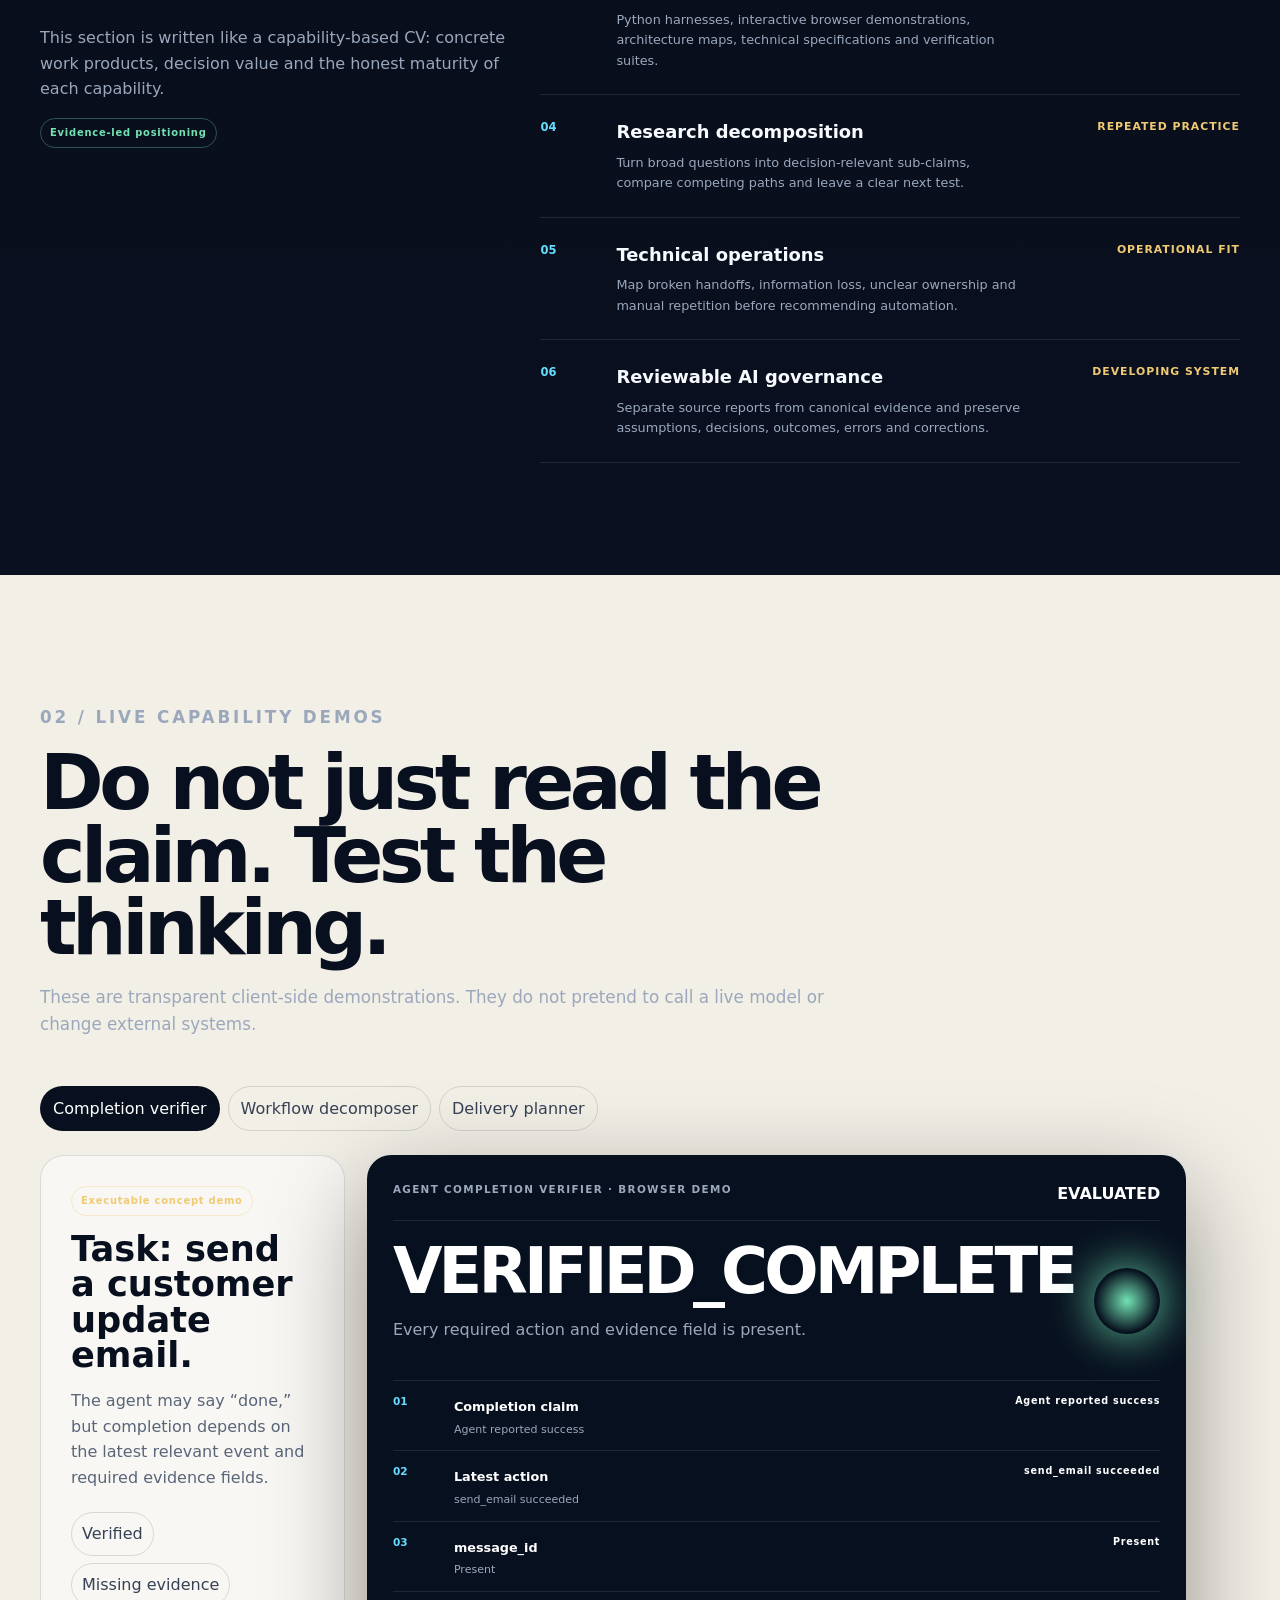
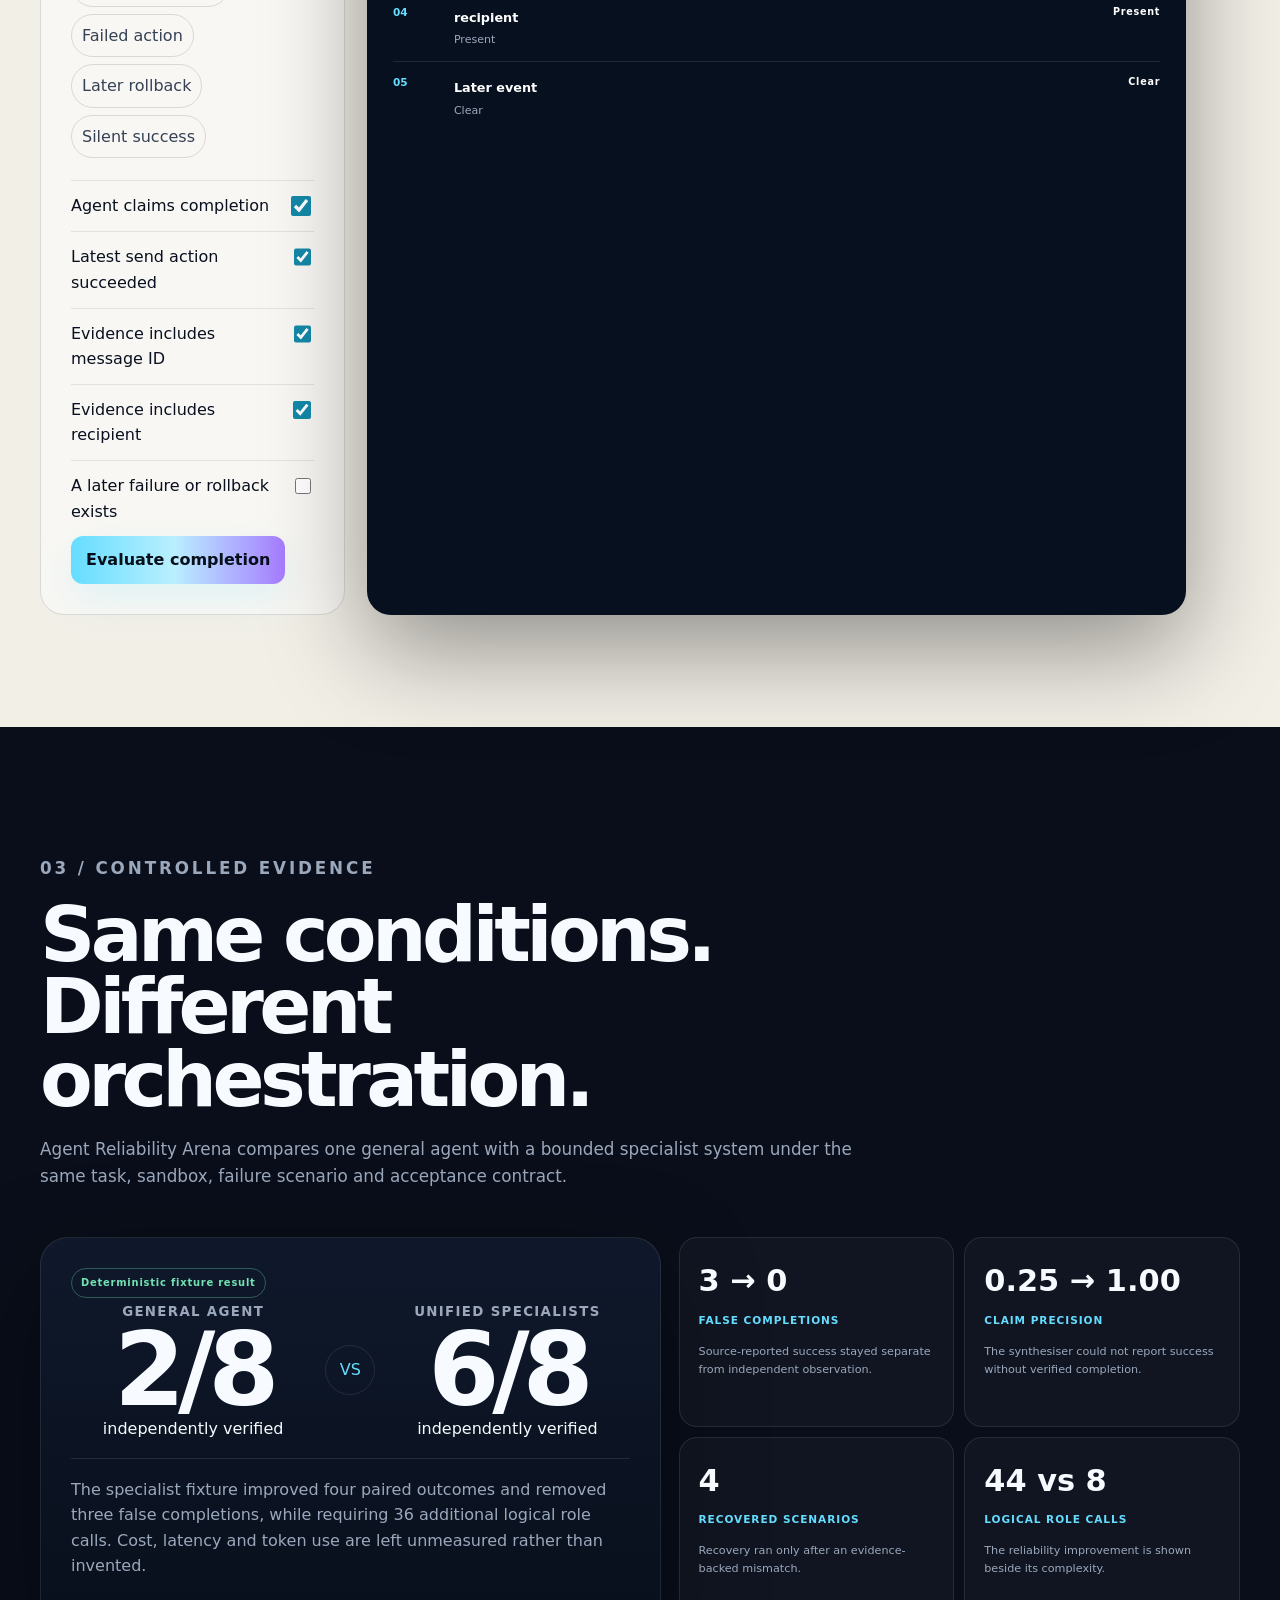
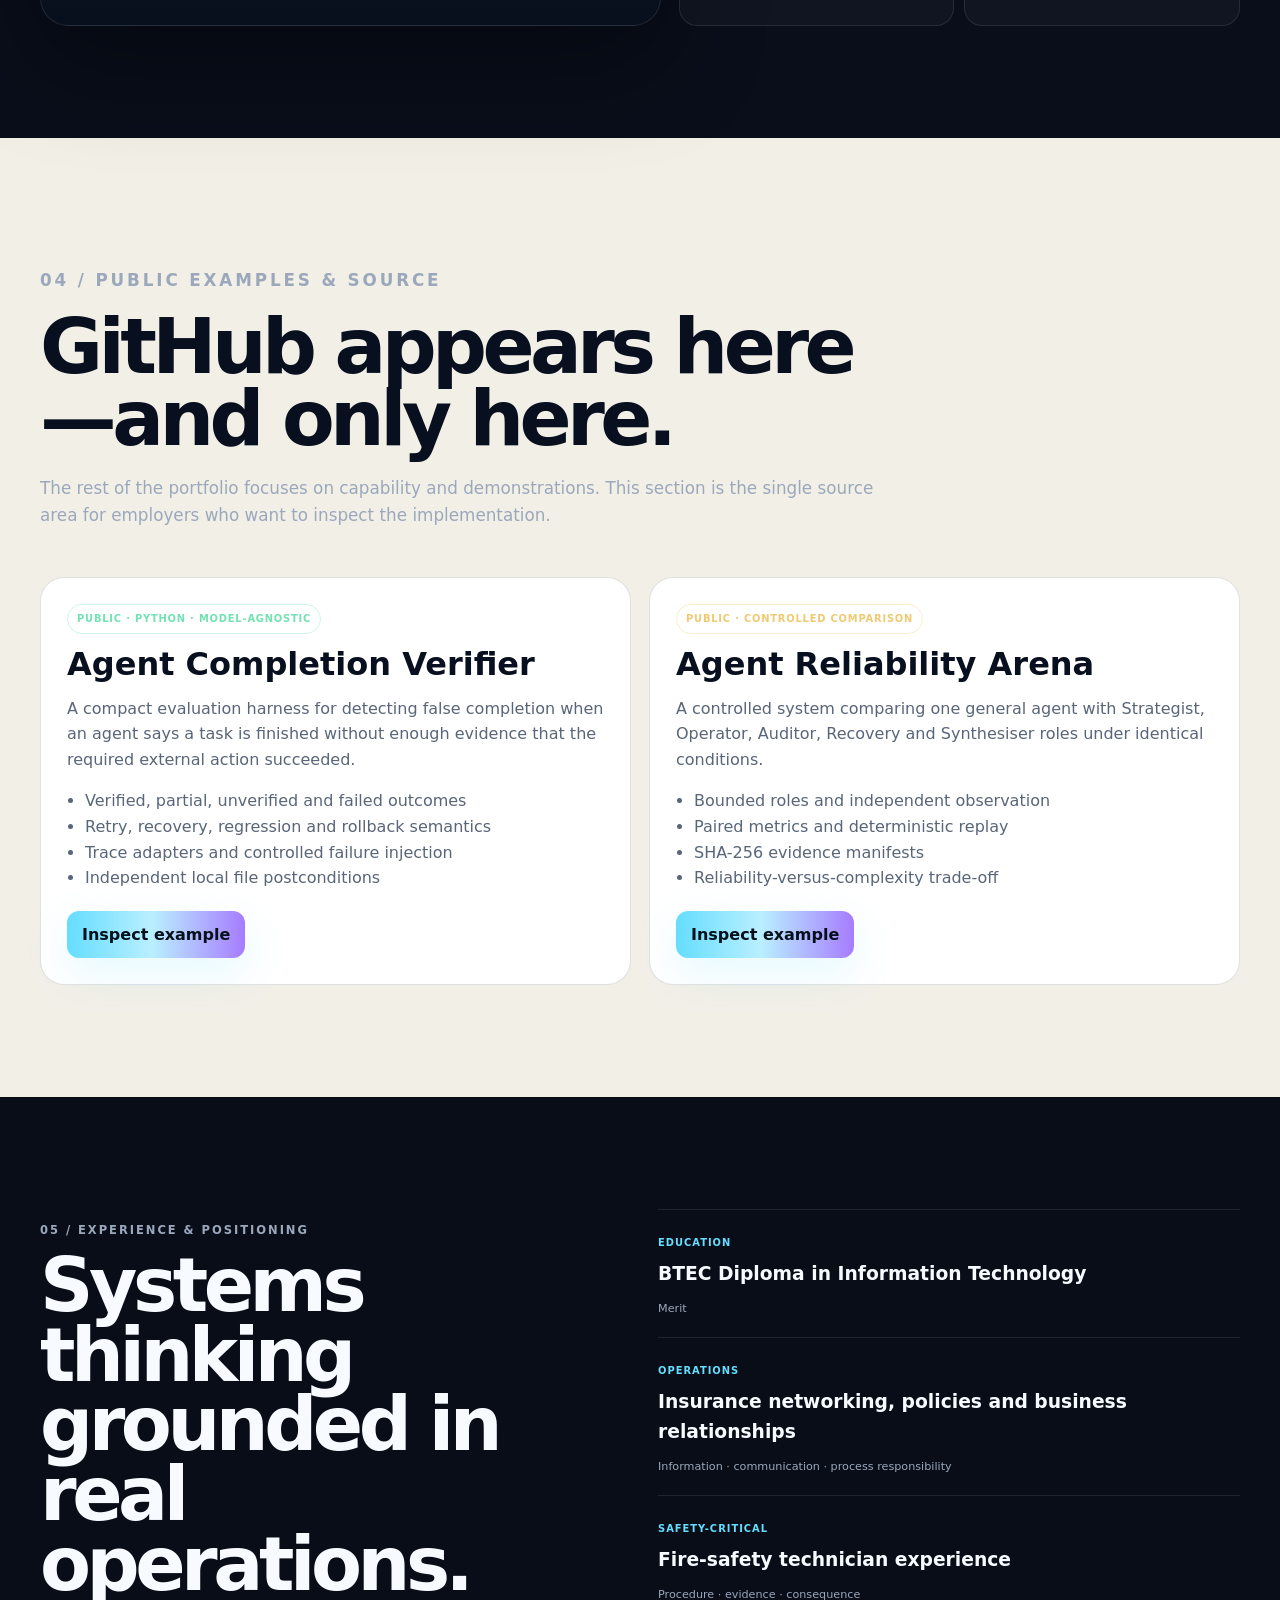
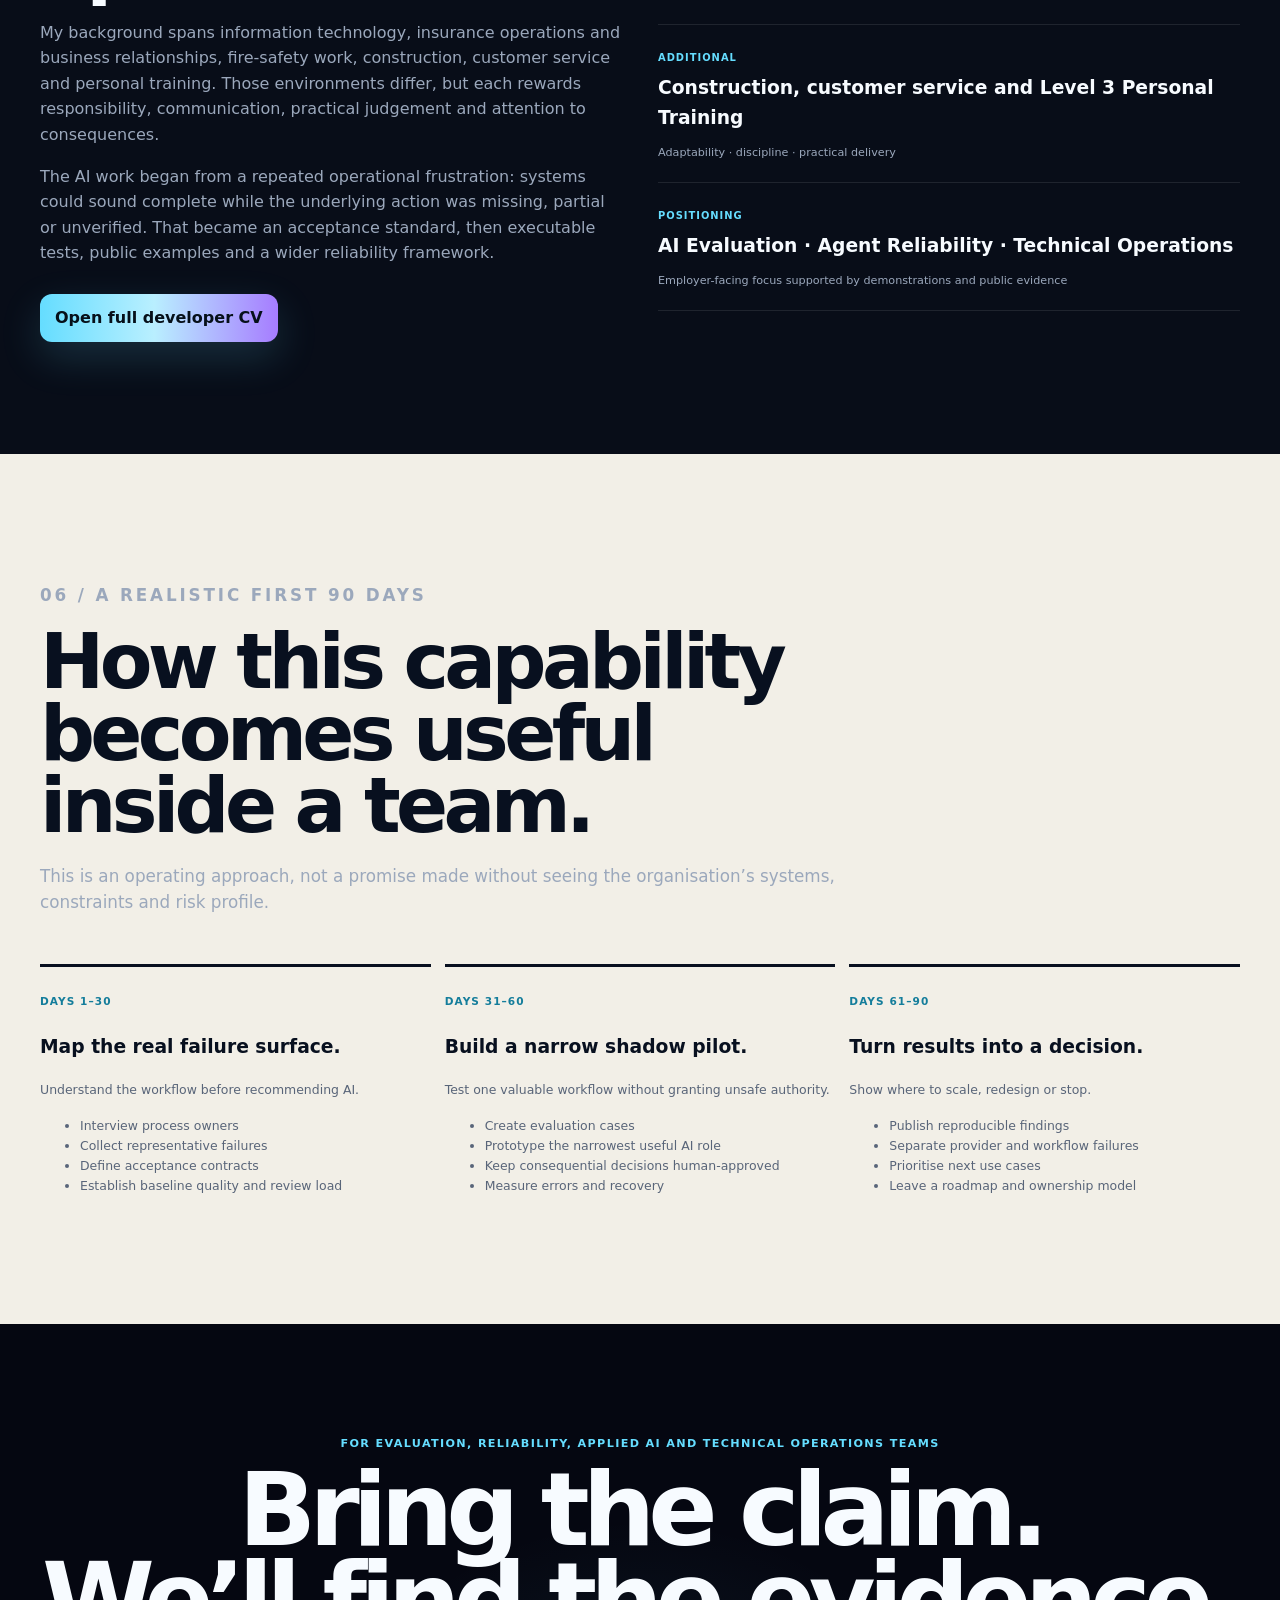
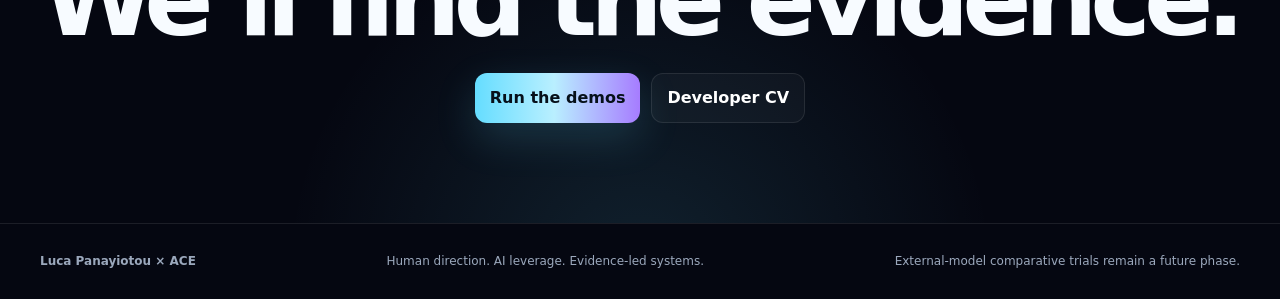
<file: web/portfolio/index.html>
<!doctype html>
<html lang="en">
<head>
<meta charset="utf-8">
<meta name="viewport" content="width=device-width,initial-scale=1">
<meta name="description" content="Luca Panayiotou × ACE — AI agent evaluation, reliability engineering, workflow architecture and technical operations.">
<meta name="theme-color" content="#050711">
<title>Luca Panayiotou × ACE — AI Agent Reliability</title>
<style>
:root{--bg:#050711;--bg2:#090f1c;--panel:#0e1728;--text:#f7fbff;--muted:#9ba8bc;--cyan:#65ddff;--violet:#a67cff;--gold:#f0ca72;--green:#72e2b3;--red:#ff8e95;--line:#ffffff18;--paper:#f2efe7;--ink:#08101f;--max:1200px}*{box-sizing:border-box}html{scroll-behavior:smooth}body{margin:0;background:var(--bg);color:var(--text);font:16px/1.6 Inter,ui-sans-serif,system-ui,-apple-system,"Segoe UI",sans-serif;overflow-x:hidden}body:before{content:"";position:fixed;inset:0;z-index:-2;background:linear-gradient(#ffffff08 1px,transparent 1px),linear-gradient(90deg,#ffffff08 1px,transparent 1px);background-size:50px 50px;mask-image:linear-gradient(#000,transparent 88%)}a{color:inherit}button,input,textarea,select{font:inherit}.wrap{width:min(calc(100% - 34px),var(--max));margin:auto}.eyebrow{color:var(--cyan);font-size:.72rem;letter-spacing:.17em;text-transform:uppercase;font-weight:900}.btn{display:inline-flex;align-items:center;justify-content:center;padding:11px 15px;border:1px solid var(--line);border-radius:12px;background:#ffffff08;color:#fff;text-decoration:none;font-weight:800;cursor:pointer;transition:.2s}.btn:hover,.btn:focus{transform:translateY(-2px);border-color:#65ddff80;background:#65ddff12}.primary{border:0;color:#06101a;background:linear-gradient(90deg,var(--cyan),#b9efff 48%,var(--violet));box-shadow:0 15px 40px #65ddff2b}.badge{display:inline-flex;padding:6px 9px;border:1px solid var(--line);border-radius:999px;font-size:.62rem;font-weight:900;letter-spacing:.08em}.green{color:var(--green);border-color:#72e2b355}.gold{color:var(--gold);border-color:#f0ca7255}.violet{color:var(--violet);border-color:#a67cff55}.red{color:var(--red);border-color:#ff8e9555}header{position:fixed;inset:0 0 auto;z-index:30;border-bottom:1px solid transparent;transition:.25s}header.on{background:#050711dc;backdrop-filter:blur(18px);border-color:var(--line)}.nav{height:74px;display:flex;align-items:center;justify-content:space-between;gap:20px}.brand{display:flex;align-items:center;gap:12px;text-decoration:none;font-weight:850}.mark{width:44px;height:44px;border:1px solid #65ddff66;border-radius:14px;display:grid;place-items:center;background:linear-gradient(145deg,#65ddff1f,#a67cff1f);box-shadow:0 0 30px #65ddff22}.brand small{display:block;color:var(--muted);font-size:.63rem;letter-spacing:.12em;text-transform:uppercase}.links{display:flex;gap:18px;align-items:center}.links a,.links button{font-size:.8rem;text-decoration:none;color:var(--muted);background:none;border:0;cursor:pointer}.links a:hover,.links button:hover{color:#fff}.menu{display:none;border:1px solid var(--line);background:#ffffff08;color:#fff;border-radius:10px;padding:9px 12px}.hero{min-height:100vh;padding:132px 0 78px;position:relative;overflow:hidden}.hero:before{content:"";position:absolute;inset:-20% -15% auto;height:85%;background:radial-gradient(ellipse at 20% 35%,#65ddff33,transparent 38%),radial-gradient(ellipse at 82% 34%,#a67cff2c,transparent 36%),radial-gradient(ellipse at 52% 82%,#f0ca7214,transparent 28%);filter:blur(10px)}.hero-grid{position:relative;display:grid;grid-template-columns:1.05fr .95fr;gap:60px;align-items:center}.hero h1{font-size:clamp(4rem,8vw,8.2rem);line-height:.86;letter-spacing:-.075em;margin:15px 0 28px}.hero h1 span{background:linear-gradient(90deg,var(--cyan),#b8efff 35%,var(--violet) 73%,var(--gold));-webkit-background-clip:text;background-clip:text;color:transparent}.lead{font-size:1.12rem;color:#aeb8ca;max-width:720px}.actions{display:flex;gap:11px;flex-wrap:wrap;margin-top:28px}.stats{display:grid;grid-template-columns:repeat(4,1fr);gap:9px;margin-top:40px}.stats div{padding:13px 12px;border-top:1px solid var(--line)}.stats strong{display:block;font-size:1.45rem}.stats span{display:block;color:var(--muted);font-size:.68rem;line-height:1.35}.stage{min-height:600px;border:1px solid var(--line);border-radius:38px;background:linear-gradient(180deg,#10182be8,#080d18e8);box-shadow:0 35px 100px #0008;position:relative;overflow:hidden}.stage:before{content:"";position:absolute;inset:0;background:linear-gradient(#65ddff0d 1px,transparent 1px),linear-gradient(90deg,#65ddff0d 1px,transparent 1px);background-size:40px 40px;mask-image:radial-gradient(circle,#000 42%,transparent 88%)}.orbit{position:absolute;left:50%;top:46%;transform:translate(-50%,-50%);border:1px solid #65ddff33;border-radius:50%;animation:spin 28s linear infinite}.o1{width:420px;height:420px}.o2{width:290px;height:290px;border-style:dashed;animation-direction:reverse;animation-duration:20s}@keyframes spin{to{transform:translate(-50%,-50%) rotate(360deg)}}.core{position:absolute;left:50%;top:46%;transform:translate(-50%,-50%);width:205px;height:205px;border-radius:50%;display:grid;place-content:center;text-align:center;padding:24px;background:radial-gradient(circle at 35% 30%,#65ddff55,#0b1221 68%);border:1px solid #65ddff8c;box-shadow:0 0 80px #65ddff33}.core small{color:var(--cyan);letter-spacing:.14em;font-size:.6rem;font-weight:900}.core strong{font-size:1rem;line-height:1.2;margin-top:8px}.core p{font-size:.67rem;color:var(--muted)}.node{position:absolute;width:148px;padding:12px;border:1px solid var(--line);border-radius:15px;background:#0b1322e8;color:#fff;text-align:left}.node:hover,.node.active{border-color:#65ddff80;background:#102036}.node b{display:block;font-size:.82rem}.node span{display:block;color:var(--muted);font-size:.65rem;line-height:1.3;margin-top:3px}.n1{left:6%;top:13%}.n2{right:6%;top:13%}.n3{right:5%;bottom:18%}.n4{left:5%;bottom:18%}.detail{position:absolute;left:50%;bottom:22px;transform:translateX(-50%);width:min(84%,470px);padding:11px 15px;border:1px solid var(--line);border-radius:12px;background:#050912d9;color:var(--muted);font-size:.7rem;text-align:center}section{padding:112px 0}.section-head{max-width:850px;margin-bottom:48px}.section-head h2{font-size:clamp(3rem,6vw,6.4rem);line-height:.94;letter-spacing:-.06em;margin:10px 0 20px}.section-head p{color:var(--muted);font-size:1.05rem}.light{background:var(--paper);color:var(--ink)}.light .section-head p{color:#596579}.capability{background:linear-gradient(180deg,#080d18,#0a1020)}.cap-grid{display:grid;grid-template-columns:.8fr 1.2fr;gap:34px}.cap-intro{position:sticky;top:100px}.cap-intro h2{font-size:clamp(3rem,5.3vw,5.5rem);line-height:.95;letter-spacing:-.06em;margin:10px 0 20px}.cap-intro p{color:var(--muted)}.cap-list{border-top:1px solid var(--line)}.cap-row{display:grid;grid-template-columns:56px 1fr 190px;gap:20px;padding:23px 0;border-bottom:1px solid var(--line)}.cap-row>span{color:var(--cyan);font-weight:900;font-size:.72rem}.cap-row h3{margin:0;font-size:1.12rem}.cap-row p{margin:6px 0 0;color:var(--muted);font-size:.8rem}.cap-row b{color:var(--gold);font-size:.68rem;text-transform:uppercase;letter-spacing:.09em;text-align:right}.demo-shell{background:var(--paper);color:var(--ink)}.demo-tabs{display:flex;flex-wrap:wrap;gap:8px;margin-bottom:24px}.demo-tabs button{border:1px solid #08101f22;background:transparent;border-radius:999px;padding:9px 12px;color:#354154;cursor:pointer}.demo-tabs button.active,.demo-tabs button:hover{background:#08101f;color:#fff}.demo-panel{display:none}.demo-panel.active{display:grid}.verifier-grid{grid-template-columns:.85fr 1.15fr;gap:22px}.controls{padding:30px;border:1px solid #08101f20;border-radius:24px;background:#ffffff80}.controls h3{font-size:2.2rem;line-height:1;margin:15px 0}.controls p{color:#596579}.presets{display:flex;flex-wrap:wrap;gap:7px;margin:22px 0}.presets button{border:1px solid #08101f22;background:transparent;border-radius:999px;padding:8px 10px;color:#354154;cursor:pointer}.presets button.active,.presets button:hover{background:#08101f;color:#fff}.toggle{display:flex;justify-content:space-between;gap:16px;padding:12px 0;border-top:1px solid #08101f18}.toggle input{width:20px;height:20px;accent-color:#1488a8}.console{padding:26px;border-radius:24px;background:#07101e;color:#fff;box-shadow:0 35px 100px #0006}.console-top{display:flex;justify-content:space-between;border-bottom:1px solid var(--line);padding-bottom:13px}.console-top span{font-size:.65rem;letter-spacing:.13em;color:var(--muted);font-weight:900}.result{display:grid;grid-template-columns:1fr auto;gap:20px;align-items:center;padding:22px 0}.result h3{font-size:clamp(2.4rem,5vw,4.7rem);line-height:.9;letter-spacing:-.06em;margin:0}.result p{color:var(--muted)}.lamp{width:66px;height:66px;border-radius:50%;background:radial-gradient(circle,var(--green),#72e2b315 50%,transparent 72%);box-shadow:0 0 48px #72e2b359}.trace{list-style:none;padding:0;margin:0}.trace li{display:grid;grid-template-columns:48px 1fr auto;gap:13px;padding:12px 0;border-top:1px solid var(--line)}.trace i{font-style:normal;color:var(--cyan);font-size:.66rem;font-weight:900}.trace strong{font-size:.8rem}.trace p{margin:2px 0 0;color:var(--muted);font-size:.69rem}.trace b{font-size:.6rem;letter-spacing:.08em}.planner{grid-template-columns:.9fr 1.1fr;gap:22px}.planner-box{padding:28px;border:1px solid #08101f20;border-radius:24px;background:#ffffff80}.planner-box label{display:block;margin-top:14px;font-weight:700}.planner-box select,.planner-box textarea{width:100%;margin-top:7px;border:1px solid #08101f25;border-radius:12px;padding:11px;background:#fff;color:#08101f}.deliverables{display:grid;gap:10px}.deliverables article{border:1px solid #08101f20;border-radius:16px;padding:15px;background:#fff}.deliverables small{display:block;color:#147d9b;font-weight:900;letter-spacing:.08em}.deliverables h4{margin:5px 0}.deliverables p{margin:0;color:#596579;font-size:.78rem}.evidence{background:#090e1a}.evidence-grid{display:grid;grid-template-columns:1.05fr .95fr;gap:18px}.versus{border:1px solid var(--line);border-radius:28px;padding:30px;background:linear-gradient(180deg,#111a2de8,#09101de8);box-shadow:0 35px 100px #0006}.vs{display:grid;grid-template-columns:1fr 70px 1fr;align-items:center;text-align:center}.vs small{color:var(--muted);letter-spacing:.1em;font-weight:900}.vs strong{display:block;font-size:clamp(4rem,8vw,6.5rem);line-height:.9;letter-spacing:-.07em}.vs i{width:50px;height:50px;border:1px solid var(--line);border-radius:50%;display:grid;place-items:center;font-style:normal;color:var(--cyan);margin:auto}.versus p{color:var(--muted);border-top:1px solid var(--line);padding-top:18px}.metrics{display:grid;grid-template-columns:1fr 1fr;gap:10px}.metric{border:1px solid var(--line);border-radius:18px;padding:19px;background:#ffffff08}.metric strong{display:block;font-size:1.9rem}.metric span{color:var(--cyan);font-size:.66rem;text-transform:uppercase;font-weight:900;letter-spacing:.09em}.metric p{color:var(--muted);font-size:.7rem}.examples{background:var(--paper);color:var(--ink)}.example-grid{display:grid;grid-template-columns:1fr 1fr;gap:18px}.example{border:1px solid #08101f20;border-radius:24px;padding:26px;background:#fff}.example h3{font-size:2rem;line-height:1;margin:14px 0}.example p,.example li{color:#596579}.example ul{padding-left:18px}.example .actions{margin-top:20px}.example .btn{color:#08101f;border-color:#08101f20}.example .primary{color:#06101a}.experience{background:#080d18}.experience-grid{display:grid;grid-template-columns:1fr 1fr;gap:36px}.experience h2{font-size:clamp(3rem,5.8vw,6rem);line-height:.94;letter-spacing:-.06em;margin:10px 0 20px}.experience p{color:var(--muted)}.ledger{border-top:1px solid var(--line)}.ledger article{padding:18px 0;border-bottom:1px solid var(--line)}.ledger small{color:var(--cyan);letter-spacing:.1em;font-size:.62rem;font-weight:900}.ledger h3{margin:5px 0}.ledger span{color:var(--muted);font-size:.7rem}.roadmap{background:var(--paper);color:var(--ink)}.phases{display:grid;grid-template-columns:repeat(3,1fr);gap:14px}.phase{border-top:3px solid var(--ink);padding-top:20px}.phase span{color:#147d9b;font-weight:900;font-size:.66rem;letter-spacing:.1em}.phase p,.phase li{color:#596579;font-size:.78rem}.final{padding:100px 0;text-align:center;background:radial-gradient(circle at 50% 110%,#65ddff1f,transparent 42%),#050711}.final h2{font-size:clamp(3.5rem,8vw,7.5rem);line-height:.88;letter-spacing:-.07em;margin:12px auto 26px}.final p{color:var(--cyan);font-size:.7rem;letter-spacing:.12em;text-transform:uppercase;font-weight:900}footer{padding:28px 0;border-top:1px solid var(--line);color:var(--muted);font-size:.75rem}.foot{display:flex;justify-content:space-between;gap:20px;flex-wrap:wrap}.modal{position:fixed;inset:0;z-index:100;display:none}.modal.open{display:block}.backdrop{position:absolute;inset:0;background:#000c;backdrop-filter:blur(8px)}.modal-card{position:absolute;left:50%;top:50%;transform:translate(-50%,-50%);width:min(900px,94vw);max-height:92vh;overflow:auto;background:#08101e;border:1px solid var(--line);border-radius:24px;padding:28px}.modal-top{display:flex;justify-content:space-between;gap:18px;border-bottom:1px solid var(--line);padding-bottom:14px}.modal-top button{border:1px solid var(--line);background:#ffffff08;color:#fff;border-radius:10px;padding:8px 11px}.cv h1{font-size:3rem;line-height:1;margin:12px 0}.cv h2{color:var(--cyan);font-size:1rem}.cv h3{font-size:.72rem;text-transform:uppercase;letter-spacing:.12em;color:var(--cyan);border-bottom:1px solid var(--line);padding-bottom:6px}.cv p,.cv li{color:#c3ccda;font-size:.78rem}.cv-cols{display:grid;grid-template-columns:1fr 1fr;gap:22px}@media(max-width:1000px){.links{position:fixed;top:74px;left:17px;right:17px;display:none;flex-direction:column;align-items:stretch;padding:16px;border:1px solid var(--line);border-radius:16px;background:#07101ff2}.links.open{display:flex}.menu{display:block}.hero-grid,.cap-grid,.verifier-grid,.planner,.evidence-grid,.experience-grid{grid-template-columns:1fr}.cap-intro{position:static}.example-grid{grid-template-columns:1fr}.phases{grid-template-columns:1fr}.cap-row{grid-template-columns:46px 1fr}.cap-row b{grid-column:2;text-align:left}}@media(max-width:650px){section{padding:86px 0}.hero h1{font-size:3.7rem}.stats{grid-template-columns:1fr 1fr}.stage{min-height:500px}.core{width:155px;height:155px}.o1{width:330px;height:330px}.o2{width:230px;height:230px}.node{width:118px;padding:9px}.n1{left:2%}.n2{right:2%}.n3{right:1%;bottom:20%}.n4{left:1%;bottom:20%}.vs{grid-template-columns:1fr}.metrics,.cv-cols{grid-template-columns:1fr}.actions{flex-direction:column}.actions .btn{width:100%}.trace li{grid-template-columns:38px 1fr}.trace b{grid-column:2}}@media print{body{background:#fff;color:#000}.no-print,header,main,footer,.backdrop{display:none!important}.modal{position:static!important;display:block!important}.modal-card{position:static;transform:none;width:auto;max-height:none;border:0;background:#fff;color:#000;padding:0}.cv *{color:#000!important}}
</style>
</head>
<body>
<header id="header"><div class="wrap nav"><a class="brand" href="#top"><span class="mark">L×A</span><span>Luca Panayiotou × ACE<small>AI agent evaluation & reliability</small></span></a><button class="menu" id="menu" type="button">Menu</button><nav class="links" id="links"><a href="#capability">Capabilities</a><a href="#demos">Demos</a><a href="#evidence">Evidence</a><a href="#examples">Examples</a><a href="#experience">Experience</a><button type="button" data-cv>Developer CV</button></nav></div></header>
<main>
<section id="top" class="hero"><div class="wrap hero-grid"><div><p class="eyebrow">AI agent evaluation · reliability engineering · technical operations</p><h1>Separate confident claims from <span>verified outcomes.</span></h1><p class="lead">I turn recurring AI failure modes into acceptance contracts, evaluators, reproducible experiments and inspectable workflows. Luca supplies the problem framing and judgement. ACE accelerates research, implementation, testing and documentation. Evidence remains the deciding layer.</p><div class="actions"><a class="btn primary" href="#demos">Run the demos</a><a class="btn" href="#capability">See what we can do</a><button class="btn" type="button" data-cv>Open developer CV</button></div><div class="stats"><div><strong>2</strong><span>public technical examples</span></div><div><strong>8</strong><span>controlled paired scenarios</span></div><div><strong>3 → 0</strong><span>false completion claims</span></div><div><strong>3.10–3.13</strong><span>Python release verification</span></div></div></div><div class="stage"><div class="orbit o1"></div><div class="orbit o2"></div><div class="core"><small>ACE MASTER NEXUS</small><strong>Direction → Evidence → Action</strong><p>Human accountability stays central.</p></div><button class="node n1 active" data-role="human"><b>Luca</b><span>Problem, judgement, acceptance</span></button><button class="node n2" data-role="ai"><b>ACE</b><span>Research, code, comparison</span></button><button class="node n3" data-role="tools"><b>Tools</b><span>Tests, files, workflows</span></button><button class="node n4" data-role="proof"><b>Verifier</b><span>Independent completion evidence</span></button><div id="role-detail" class="detail">Luca defines the objective, acceptance standard, risk boundary and final judgement.</div></div></div></section>
<section id="capability" class="capability"><div class="wrap cap-grid"><div class="cap-intro"><p class="eyebrow">01 / CAPABILITY CV</p><h2>What Luca × ACE can actually deliver.</h2><p>This section is written like a capability-based CV: concrete work products, decision value and the honest maturity of each capability.</p><span class="badge green">Evidence-led positioning</span></div><div class="cap-list"><article class="cap-row"><span>01</span><div><h3>AI-agent evaluation</h3><p>Acceptance contracts, failure taxonomies, structured cases, trace review, recovery rules and result communication.</p></div><b>Verified practice</b></article><article class="cap-row"><span>02</span><div><h3>Workflow reliability design</h3><p>Human approval gates, reversible actions, shadow-mode pilots, explicit evidence requirements and failure recovery.</p></div><b>Applied framework</b></article><article class="cap-row"><span>03</span><div><h3>Technical prototypes</h3><p>Python harnesses, interactive browser demonstrations, architecture maps, technical specifications and verification suites.</p></div><b>Public examples</b></article><article class="cap-row"><span>04</span><div><h3>Research decomposition</h3><p>Turn broad questions into decision-relevant sub-claims, compare competing paths and leave a clear next test.</p></div><b>Repeated practice</b></article><article class="cap-row"><span>05</span><div><h3>Technical operations</h3><p>Map broken handoffs, information loss, unclear ownership and manual repetition before recommending automation.</p></div><b>Operational fit</b></article><article class="cap-row"><span>06</span><div><h3>Reviewable AI governance</h3><p>Separate source reports from canonical evidence and preserve assumptions, decisions, outcomes, errors and corrections.</p></div><b>Developing system</b></article></div></div></section>
<section id="demos" class="demo-shell"><div class="wrap"><div class="section-head"><p class="eyebrow">02 / LIVE CAPABILITY DEMOS</p><h2>Do not just read the claim. Test the thinking.</h2><p>These are transparent client-side demonstrations. They do not pretend to call a live model or change external systems.</p></div><div class="demo-tabs"><button class="active" data-demo="verifier">Completion verifier</button><button data-demo="workflow">Workflow decomposer</button><button data-demo="delivery">Delivery planner</button></div><div id="demo-verifier" class="demo-panel verifier-grid active"><div class="controls"><span class="badge gold">Executable concept demo</span><h3>Task: send a customer update email.</h3><p>The agent may say “done,” but completion depends on the latest relevant event and required evidence fields.</p><div class="presets"><button data-case="verified">Verified</button><button data-case="missing">Missing evidence</button><button data-case="failed">Failed action</button><button data-case="rollback">Later rollback</button><button data-case="silent">Silent success</button></div><label class="toggle"><span>Agent claims completion</span><input id="claim" type="checkbox" checked></label><label class="toggle"><span>Latest send action succeeded</span><input id="success" type="checkbox" checked></label><label class="toggle"><span>Evidence includes message ID</span><input id="msg" type="checkbox" checked></label><label class="toggle"><span>Evidence includes recipient</span><input id="recipient" type="checkbox" checked></label><label class="toggle"><span>A later failure or rollback exists</span><input id="rollback" type="checkbox"></label><button id="evaluate" class="btn primary" type="button">Evaluate completion</button></div><div class="console"><div class="console-top"><span>AGENT COMPLETION VERIFIER · BROWSER DEMO</span><b id="state">READY</b></div><div class="result"><div><h3 id="result-title">VERIFIED_COMPLETE</h3><p id="result-copy">Every required action and evidence field is present.</p></div><div id="lamp" class="lamp"></div></div><ol id="trace" class="trace"></ol></div></div><div id="demo-workflow" class="demo-panel planner"><div class="planner-box"><span class="badge violet">Rule-based workflow map</span><h3>Describe a difficult operational problem.</h3><label for="problem">Problem</label><textarea id="problem" rows="5">A business process is slow, information is lost across handoffs and nobody owns the full outcome.</textarea><label for="risk">Risk level</label><select id="risk"><option value="low">Low — reversible internal support</option><option value="medium" selected>Medium — customer or business impact</option><option value="high">High — legal, financial or reputational impact</option></select><button id="decompose" class="btn primary" type="button" style="margin-top:16px">Build workflow map</button></div><div class="deliverables" id="workflow-output"></div></div><div id="demo-delivery" class="demo-panel planner"><div class="planner-box"><span class="badge green">Capability-to-output planner</span><h3>Choose the result an employer needs.</h3><label for="outcome">Target outcome</label><select id="outcome"><option value="evaluate">Evaluate an AI agent</option><option value="automate">Improve an operational workflow</option><option value="research">Investigate a difficult technical question</option><option value="prototype">Build a credible prototype</option></select><label for="timeframe">Timeframe</label><select id="timeframe"><option value="48h">48-hour diagnostic</option><option value="2w" selected>Two-week prototype</option><option value="6w">Six-week shadow pilot</option></select><button id="plan" class="btn primary" type="button" style="margin-top:16px">Generate delivery plan</button></div><div class="deliverables" id="delivery-output"></div></div></div></section>
<section id="evidence" class="evidence"><div class="wrap"><div class="section-head"><p class="eyebrow">03 / CONTROLLED EVIDENCE</p><h2>Same conditions. Different orchestration.</h2><p>Agent Reliability Arena compares one general agent with a bounded specialist system under the same task, sandbox, failure scenario and acceptance contract.</p></div><div class="evidence-grid"><article class="versus"><span class="badge green">Deterministic fixture result</span><div class="vs"><div><small>GENERAL AGENT</small><strong>2/8</strong><span>independently verified</span></div><i>VS</i><div><small>UNIFIED SPECIALISTS</small><strong>6/8</strong><span>independently verified</span></div></div><p>The specialist fixture improved four paired outcomes and removed three false completions, while requiring 36 additional logical role calls. Cost, latency and token use are left unmeasured rather than invented.</p></article><div class="metrics"><article class="metric"><strong>3 → 0</strong><span>False completions</span><p>Source-reported success stayed separate from independent observation.</p></article><article class="metric"><strong>0.25 → 1.00</strong><span>Claim precision</span><p>The synthesiser could not report success without verified completion.</p></article><article class="metric"><strong>4</strong><span>Recovered scenarios</span><p>Recovery ran only after an evidence-backed mismatch.</p></article><article class="metric"><strong>44 vs 8</strong><span>Logical role calls</span><p>The reliability improvement is shown beside its complexity.</p></article></div></div></div></section>
<section id="examples" class="examples"><div class="wrap"><div class="section-head"><p class="eyebrow">04 / PUBLIC EXAMPLES & SOURCE</p><h2>GitHub appears here—and only here.</h2><p>The rest of the portfolio focuses on capability and demonstrations. This section is the single source area for employers who want to inspect the implementation.</p></div><div class="example-grid"><article class="example"><span class="badge green">PUBLIC · PYTHON · MODEL-AGNOSTIC</span><h3>Agent Completion Verifier</h3><p>A compact evaluation harness for detecting false completion when an agent says a task is finished without enough evidence that the required external action succeeded.</p><ul><li>Verified, partial, unverified and failed outcomes</li><li>Retry, recovery, regression and rollback semantics</li><li>Trace adapters and controlled failure injection</li><li>Independent local file postconditions</li></ul><div class="actions"><a class="btn primary" href="https://github.com/Luca-1304/agent-completion-verifier" target="_blank" rel="noreferrer">Inspect example</a></div></article><article class="example"><span class="badge gold">PUBLIC · CONTROLLED COMPARISON</span><h3>Agent Reliability Arena</h3><p>A controlled system comparing one general agent with Strategist, Operator, Auditor, Recovery and Synthesiser roles under identical conditions.</p><ul><li>Bounded roles and independent observation</li><li>Paired metrics and deterministic replay</li><li>SHA-256 evidence manifests</li><li>Reliability-versus-complexity trade-off</li></ul><div class="actions"><a class="btn primary" href="https://github.com/Luca-1304/agent-reliability-arena" target="_blank" rel="noreferrer">Inspect example</a></div></article></div></div></section>
<section id="experience" class="experience"><div class="wrap experience-grid"><div><p class="eyebrow">05 / EXPERIENCE & POSITIONING</p><h2>Systems thinking grounded in real operations.</h2><p>My background spans information technology, insurance operations and business relationships, fire-safety work, construction, customer service and personal training. Those environments differ, but each rewards responsibility, communication, practical judgement and attention to consequences.</p><p>The AI work began from a repeated operational frustration: systems could sound complete while the underlying action was missing, partial or unverified. That became an acceptance standard, then executable tests, public examples and a wider reliability framework.</p><div class="actions"><button class="btn primary" type="button" data-cv>Open full developer CV</button></div></div><div class="ledger"><article><small>EDUCATION</small><h3>BTEC Diploma in Information Technology</h3><span>Merit</span></article><article><small>OPERATIONS</small><h3>Insurance networking, policies and business relationships</h3><span>Information · communication · process responsibility</span></article><article><small>SAFETY-CRITICAL</small><h3>Fire-safety technician experience</h3><span>Procedure · evidence · consequence</span></article><article><small>ADDITIONAL</small><h3>Construction, customer service and Level 3 Personal Training</h3><span>Adaptability · discipline · practical delivery</span></article><article><small>POSITIONING</small><h3>AI Evaluation · Agent Reliability · Technical Operations</h3><span>Employer-facing focus supported by demonstrations and public evidence</span></article></div></div></section>
<section class="roadmap"><div class="wrap"><div class="section-head"><p class="eyebrow">06 / A REALISTIC FIRST 90 DAYS</p><h2>How this capability becomes useful inside a team.</h2><p>This is an operating approach, not a promise made without seeing the organisation’s systems, constraints and risk profile.</p></div><div class="phases"><article class="phase"><span>DAYS 1–30</span><h3>Map the real failure surface.</h3><p>Understand the workflow before recommending AI.</p><ul><li>Interview process owners</li><li>Collect representative failures</li><li>Define acceptance contracts</li><li>Establish baseline quality and review load</li></ul></article><article class="phase"><span>DAYS 31–60</span><h3>Build a narrow shadow pilot.</h3><p>Test one valuable workflow without granting unsafe authority.</p><ul><li>Create evaluation cases</li><li>Prototype the narrowest useful AI role</li><li>Keep consequential decisions human-approved</li><li>Measure errors and recovery</li></ul></article><article class="phase"><span>DAYS 61–90</span><h3>Turn results into a decision.</h3><p>Show where to scale, redesign or stop.</p><ul><li>Publish reproducible findings</li><li>Separate provider and workflow failures</li><li>Prioritise next use cases</li><li>Leave a roadmap and ownership model</li></ul></article></div></div></section>
<section class="final"><div class="wrap"><p>For evaluation, reliability, applied AI and technical operations teams</p><h2>Bring the claim.<br>We’ll find the evidence.</h2><div class="actions" style="justify-content:center"><a class="btn primary" href="#demos">Run the demos</a><button class="btn" type="button" data-cv>Developer CV</button></div></div></section>
</main>
<footer><div class="wrap foot"><strong>Luca Panayiotou × ACE</strong><span>Human direction. AI leverage. Evidence-led systems.</span><span>External-model comparative trials remain a future phase.</span></div></footer>
<div id="cv-modal" class="modal" aria-hidden="true"><div class="backdrop" data-close-cv></div><section class="modal-card"><div class="modal-top no-print"><strong>Developer capability CV</strong><div><button id="print-cv" type="button">Print / Save PDF</button><button data-close-cv type="button">Close</button></div></div><article class="cv"><p class="eyebrow">DEVELOPER PROFILE</p><h1>Luca Panayiotou</h1><h2>AI Evaluation · Agent Reliability · Technical Operations</h2><section><h3>Profile</h3><p>Systems-oriented builder focused on evidence-led AI-agent evaluation, workflow reliability and responsible human–AI collaboration. Converts vague success claims into observable acceptance standards, public technical examples and reproducible evaluation artefacts.</p></section><div class="cv-cols"><section><h3>What Luca contributes</h3><ul><li>Problem framing and acceptance standards</li><li>Operational judgement and risk boundaries</li><li>Challenge of unsupported completion claims</li><li>Final accountability for consequential decisions</li></ul></section><section><h3>What ACE contributes</h3><ul><li>Research breadth and comparison</li><li>Implementation and prototype acceleration</li><li>Testing, documentation and structured iteration</li><li>Contextual synthesis under explicit constraints</li></ul></section></div><section><h3>Demonstrated capabilities</h3><ul><li>Interactive completion verification with verified, partial, unverified, failed and rollback states.</li><li>Workflow decomposition from ambiguous operational problems into objectives, evidence, controls and deliverables.</li><li>Capability-to-output planning for diagnostics, prototypes and shadow pilots.</li><li>Controlled orchestration comparison with explicit reliability and complexity trade-offs.</li></ul></section><div class="cv-cols"><section><h3>Core capabilities</h3><ul><li>AI-agent evaluation and reliability analysis</li><li>Acceptance contracts and evidence requirements</li><li>Failure-mode testing and recovery semantics</li><li>Prompt, context and workflow design</li><li>Research decomposition and technical synthesis</li><li>Technical documentation and interactive prototypes</li></ul></section><section><h3>Selected evidence</h3><ul><li>Eight-scenario controlled fixture: 2/8 general versus 6/8 specialist independently verified outcomes.</li><li>False completion claims reduced from 3 to 0 in the reference fixture.</li><li>Python release verification across versions 3.10–3.13.</li><li>Reliability improvement displayed beside added logical-role complexity.</li></ul></section></div><section><h3>Background</h3><ul><li>BTEC Diploma in Information Technology — Merit</li><li>Insurance operations and business-relationship experience</li><li>Fire-safety technician experience</li><li>Construction and customer-service experience</li><li>Level 3 Personal Training qualification</li></ul></section><section><h3>Responsible AI approach</h3><ul><li>Observable evidence before completion claims</li><li>Human approval for consequential actions</li><li>Raw evidence separated from derived judgement</li><li>Experimental and production claims kept distinct</li><li>Legal, financial, reputational and platform risk considered explicitly</li></ul></section></article></section></div>
<script>
const $=s=>document.querySelector(s),$$=s=>[...document.querySelectorAll(s)];addEventListener('scroll',()=>$('#header').classList.toggle('on',scrollY>15),{passive:true});$('#menu').addEventListener('click',()=>$('#links').classList.toggle('open'));$$('#links a,#links button').forEach(x=>x.addEventListener('click',()=>$('#links').classList.remove('open')));const roles={human:'Luca defines the objective, acceptance standard, risk boundary and final judgement.',ai:'ACE accelerates research, comparison, implementation, testing and documentation. Output remains candidate work until validated.',tools:'Tools create observable artefacts such as tests, files, documents and workflow records.',proof:'The verifier separates source-reported success from independent evidence.'};$$('[data-role]').forEach(b=>b.addEventListener('click',()=>{$$('[data-role]').forEach(x=>x.classList.remove('active'));b.classList.add('active');$('#role-detail').textContent=roles[b.dataset.role]}));$$('[data-demo]').forEach(b=>b.addEventListener('click',()=>{$$('[data-demo]').forEach(x=>x.classList.remove('active'));b.classList.add('active');$$('.demo-panel').forEach(x=>x.classList.remove('active'));$('#demo-'+b.dataset.demo).classList.add('active')}));const c={claim:$('#claim'),success:$('#success'),msg:$('#msg'),recipient:$('#recipient'),rollback:$('#rollback')};const presets={verified:[1,1,1,1,0],missing:[1,1,0,1,0],failed:[1,0,0,0,0],rollback:[1,1,1,1,1],silent:[0,1,1,1,0]};$$('[data-case]').forEach(b=>b.addEventListener('click',()=>{$$('[data-case]').forEach(x=>x.classList.remove('active'));b.classList.add('active');Object.values(c).forEach((x,i)=>x.checked=!!presets[b.dataset.case][i]);evalCase()}));function evalCase(){const v=Object.fromEntries(Object.entries(c).map(([k,x])=>[k,x.checked]));let title,copy,color;if(v.rollback){title='FAILED';copy='A later failure or rollback overrides the earlier success.';color='var(--red)'}else if(!v.success){title='FAILED';copy='The latest required action is unsuccessful.';color='var(--red)'}else if(v.msg&&v.recipient){title='VERIFIED_COMPLETE';copy=v.claim?'Every required action and evidence field is present.':'The task is proven even though the agent did not announce success.';color='var(--green)'}else if(v.msg||v.recipient){title='PARTIAL';copy='Only part of the required evidence is present.';color='var(--gold)'}else{title='UNVERIFIED';copy=v.claim?'The agent claims completion, but required evidence is missing.':'Nothing is proven and no completion was claimed.';color='var(--violet)'}$('#result-title').textContent=title;$('#result-copy').textContent=copy;$('#state').textContent='EVALUATED';$('#lamp').style.background=`radial-gradient(circle,${color},transparent 68%)`;$('#lamp').style.boxShadow=`0 0 48px ${color}`;const rows=[['01','Completion claim',v.claim?'Agent reported success':'No success claim'],['02','Latest action',v.success?'send_email succeeded':'send_email failed'],['03','message_id',v.msg?'Present':'Missing'],['04','recipient',v.recipient?'Present':'Missing'],['05','Later event',v.rollback?'Failure / rollback':'Clear']];$('#trace').innerHTML=rows.map(r=>`<li><i>${r[0]}</i><div><strong>${r[1]}</strong><p>${r[2]}</p></div><b>${r[2]}</b></li>`).join('')}$('#evaluate').addEventListener('click',evalCase);evalCase();function renderWorkflow(){const risk=$('#risk').value,problem=$('#problem').value.trim()||'Unclear operational problem';const controls=risk==='high'?'Named human approval, reversible actions, no autonomous external changes':risk==='medium'?'Human review for customer-impacting steps and shadow-mode testing':'Automated internal support with logging and rollback';const items=[['OBJECTIVE','Define the measurable start and end state',problem],['ACCEPTANCE','Replace “better” with observable completion','Required fields, owners, timing and failure states'],['EVIDENCE','Observe the real workflow','Examples, timestamps, rework, errors and hidden manual load'],['DESIGN','Use the narrowest useful AI role',controls],['VERIFICATION','Test normal, partial, failed and recovery paths','Compare against the existing baseline'],['DELIVERY','Leave a usable operating artefact','Process map, pilot plan, test cases and ownership model']];$('#workflow-output').innerHTML=items.map(x=>`<article><small>${x[0]}</small><h4>${x[1]}</h4><p>${x[2]}</p></article>`).join('')}$('#decompose').addEventListener('click',renderWorkflow);renderWorkflow();const plans={evaluate:{title:'AI-agent evaluation package',items:['Acceptance contract and failure taxonomy','Representative case set and trace schema','Deterministic evaluator or review harness','Results summary with limitations and next empirical phase']},automate:{title:'Workflow reliability pilot',items:['Current-state process map','Risk and reversibility classification','Shadow-mode AI workflow prototype','Measurement plan for time, quality, edits and recovery']},research:{title:'Decision-ready research map',items:['Claim tree and decision question','Source and evidence log','Competing explanations and weak points','Recommendation plus next test or experiment']},prototype:{title:'Credible technical prototype',items:['Narrow functional specification','Interactive demonstration or Python harness','Verification and failure-path tests','Architecture, limitations and implementation roadmap']}};function renderPlan(){const p=plans[$('#outcome').value],time=$('#timeframe').selectedOptions[0].text;$('#delivery-output').innerHTML=`<article><small>${time.toUpperCase()}</small><h4>${p.title}</h4><p>Scope is bounded to what can be demonstrated and reviewed in the selected period.</p></article>`+p.items.map((x,i)=>`<article><small>DELIVERABLE 0${i+1}</small><h4>${x}</h4><p>Produced with explicit evidence requirements, ownership and limitations.</p></article>`).join('')}$('#plan').addEventListener('click',renderPlan);renderPlan();const modal=$('#cv-modal');$$('[data-cv]').forEach(b=>b.addEventListener('click',()=>{modal.classList.add('open');modal.setAttribute('aria-hidden','false')}));$$('[data-close-cv]').forEach(b=>b.addEventListener('click',()=>{modal.classList.remove('open');modal.setAttribute('aria-hidden','true')}));$('#print-cv').addEventListener('click',()=>print());addEventListener('keydown',e=>{if(e.key==='Escape'){modal.classList.remove('open');$('#links').classList.remove('open')}});
</script>
</body>
</html>
</file>
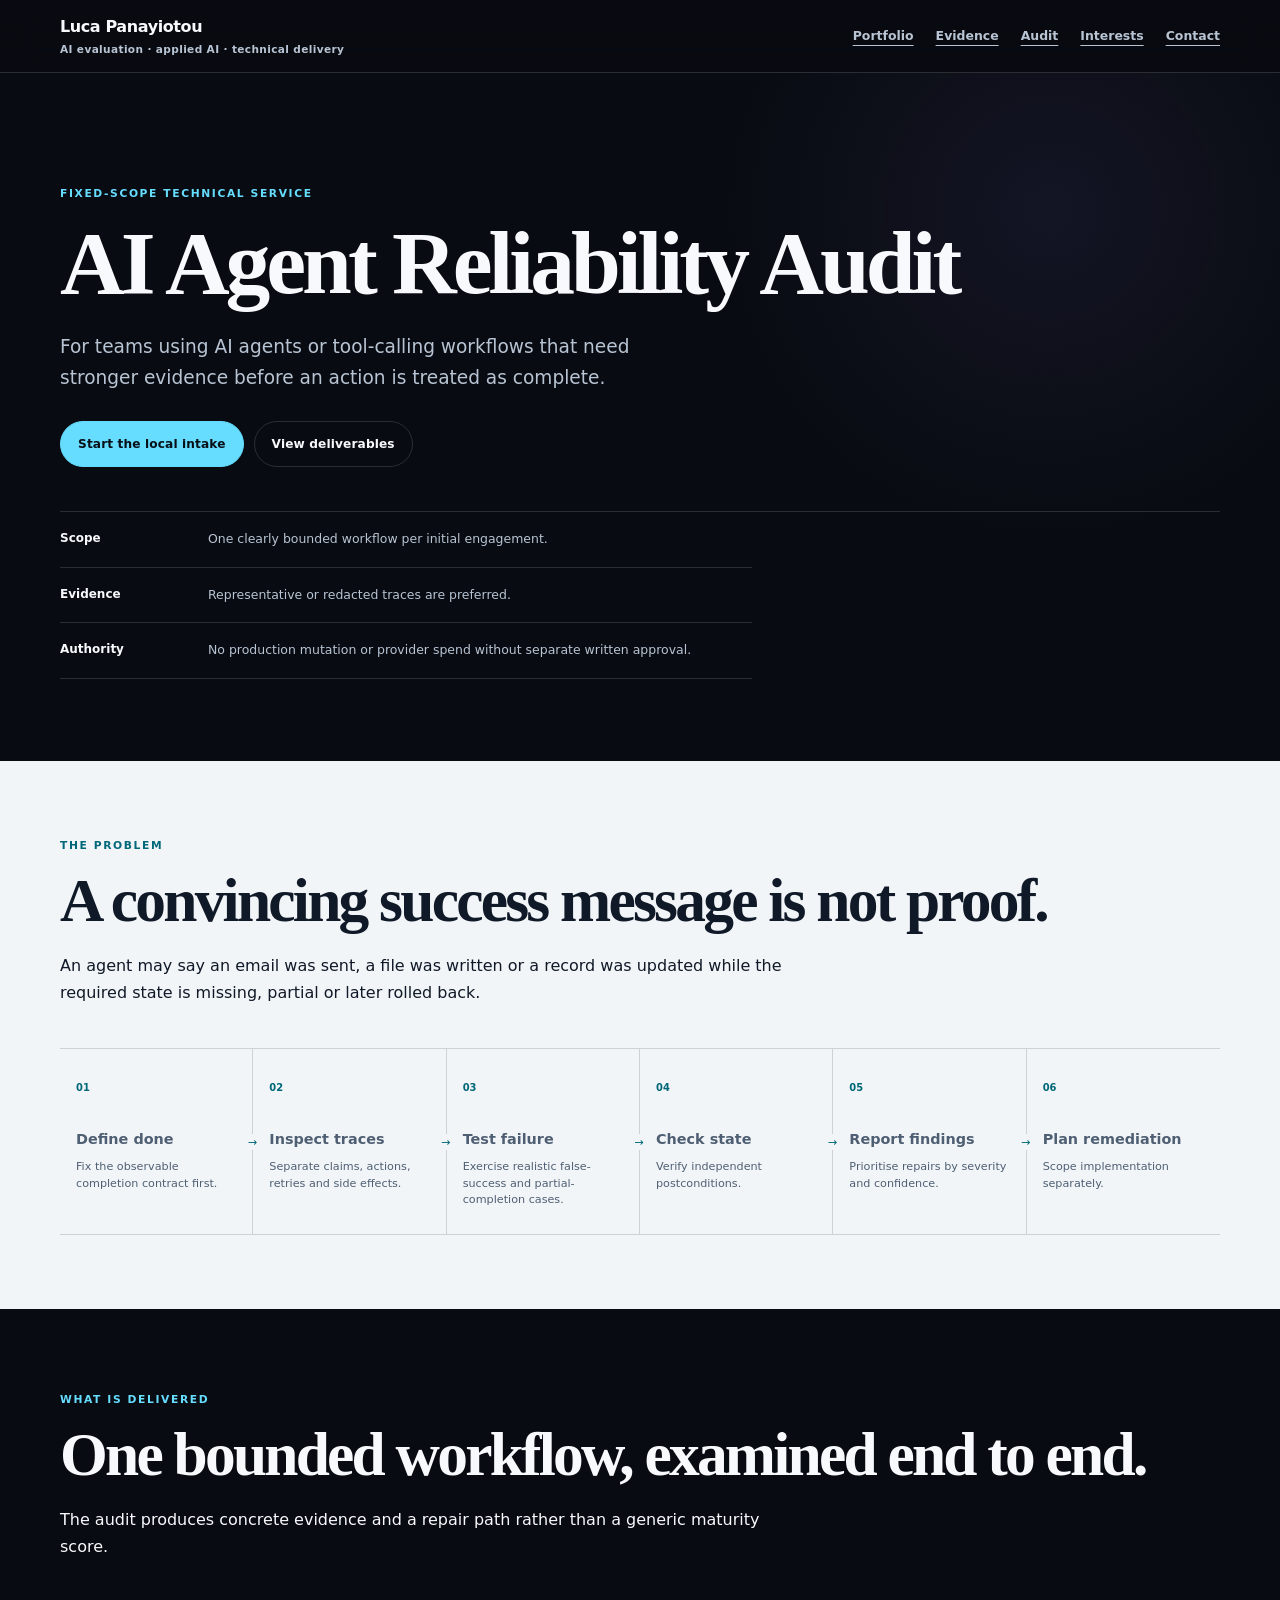
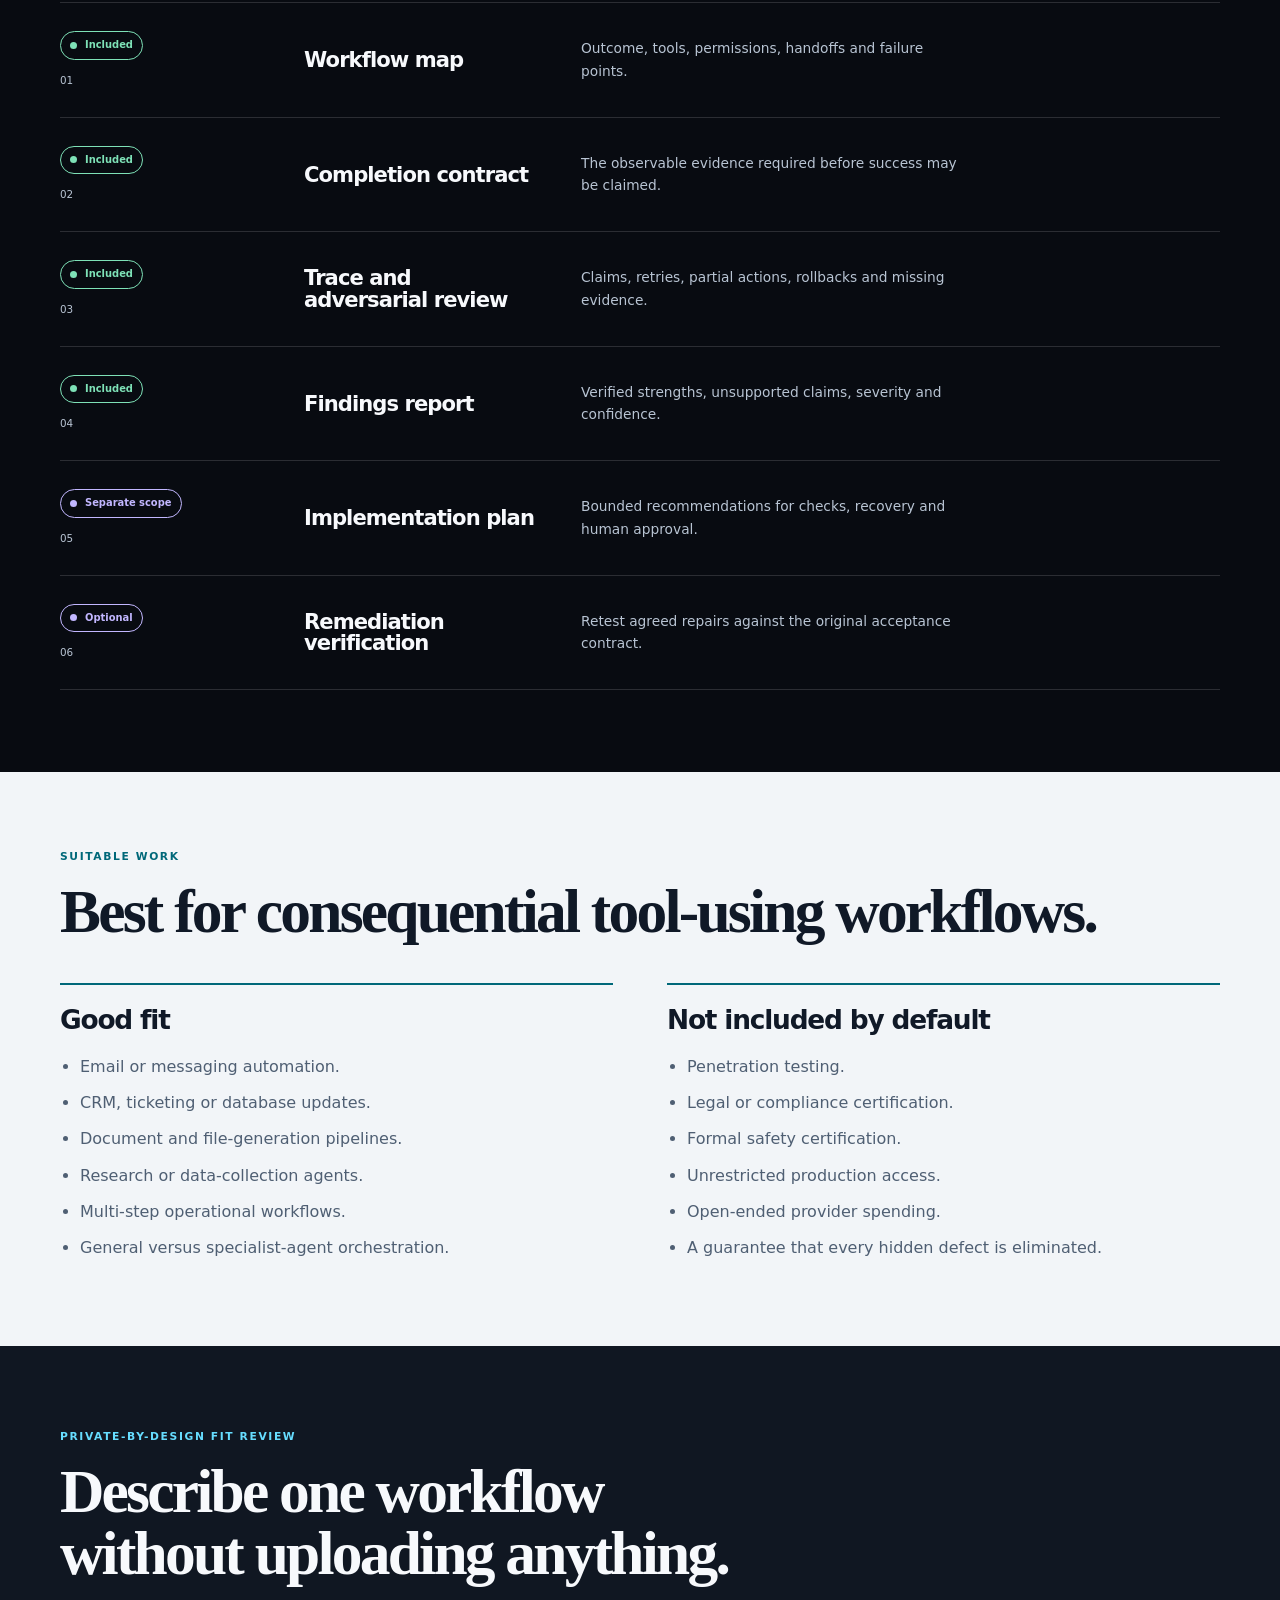
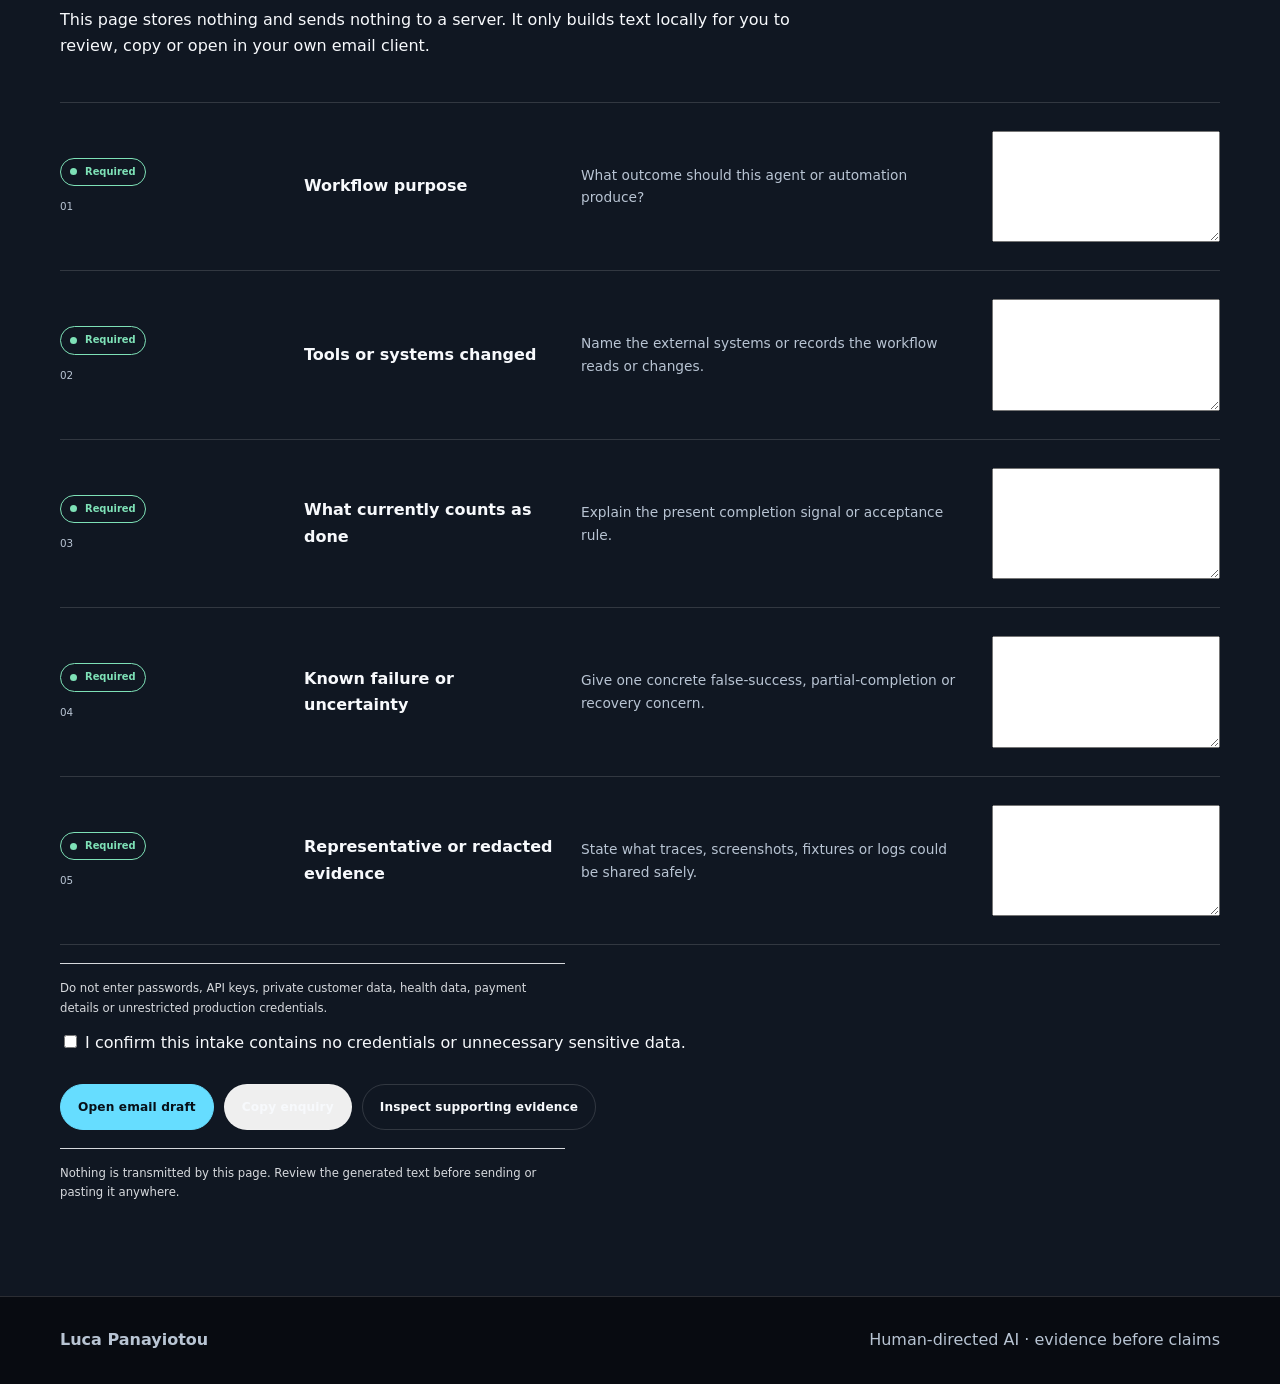
<file: web/cinematic-plus/audit.html>
<!doctype html>
<html lang="en">
<head>
  <meta charset="utf-8">
  <meta name="viewport" content="width=device-width,initial-scale=1">
  <meta name="description" content="A fixed-scope AI Agent Reliability Audit for teams that need evidence before an automated workflow is treated as complete.">
  <meta name="theme-color" content="#080b11">
  <meta name="referrer" content="strict-origin-when-cross-origin">
  <title>AI Agent Reliability Audit — Luca Panayiotou</title>
  <link rel="stylesheet" href="portfolio.css">
  <link rel="stylesheet" href="desktop-headings.css">
  <script src="site.js" defer></script>
</head>
<body>
<a class="skip-link" href="#main">Skip to content</a>
<header class="site-header">
  <div class="shell nav-shell">
    <a class="brand" href="index.html">Luca Panayiotou<small>AI evaluation · applied AI · technical delivery</small></a>
    <button class="menu-button" type="button" aria-expanded="false" aria-controls="site-nav" data-menu>Menu</button>
    <nav id="site-nav" class="site-nav" aria-label="Primary navigation" data-nav>
      <a href="index.html">Portfolio</a>
      <a href="evidence.html">Evidence</a>
      <a href="audit.html">Audit</a>
      <a href="interests.html">Interests</a>
      <a href="index.html#contact">Contact</a>
    </nav>
  </div>
</header>

<main id="main">
<section id="overview" class="evidence-opening">
  <div class="shell evidence-opening-grid">
    <div>
      <p class="eyebrow">Fixed-scope technical service</p>
      <h1>AI Agent Reliability Audit</h1>
      <p class="lead">For teams using AI agents or tool-calling workflows that need stronger evidence before an action is treated as complete.</p>
      <div class="actions">
        <a class="button button-primary" href="#intake">Start the local intake</a>
        <a class="button" href="#deliverables">View deliverables</a>
      </div>
    </div>
    <aside class="contribution-split" aria-label="Service boundary">
      <p><strong>Scope</strong><span>One clearly bounded workflow per initial engagement.</span></p>
      <p><strong>Evidence</strong><span>Representative or redacted traces are preferred.</span></p>
      <p><strong>Authority</strong><span>No production mutation or provider spend without separate written approval.</span></p>
    </aside>
  </div>
</section>

<section id="problem" class="paper flow-section">
  <div class="shell">
    <div class="section-intro section-intro-split">
      <div>
        <p class="eyebrow">The problem</p>
        <h2>A convincing success message is not proof.</h2>
      </div>
      <p>An agent may say an email was sent, a file was written or a record was updated while the required state is missing, partial or later rolled back.</p>
    </div>
    <ol class="system-flow" aria-label="Audit logic">
      <li><span>01</span><strong>Define done</strong><small>Fix the observable completion contract first.</small></li>
      <li><span>02</span><strong>Inspect traces</strong><small>Separate claims, actions, retries and side effects.</small></li>
      <li><span>03</span><strong>Test failure</strong><small>Exercise realistic false-success and partial-completion cases.</small></li>
      <li><span>04</span><strong>Check state</strong><small>Verify independent postconditions.</small></li>
      <li><span>05</span><strong>Report findings</strong><small>Prioritise repairs by severity and confidence.</small></li>
      <li><span>06</span><strong>Plan remediation</strong><small>Scope implementation separately.</small></li>
    </ol>
  </div>
</section>

<section id="deliverables" class="software-section">
  <div class="shell">
    <div class="section-intro section-intro-split">
      <div>
        <p class="eyebrow">What is delivered</p>
        <h2>One bounded workflow, examined end to end.</h2>
      </div>
      <p>The audit produces concrete evidence and a repair path rather than a generic maturity score.</p>
    </div>
    <div class="proof-map">
      <article class="proof-item"><div class="proof-item-heading"><span class="status-label status-released">Included</span><span>01</span></div><h3>Workflow map</h3><p>Outcome, tools, permissions, handoffs and failure points.</p></article>
      <article class="proof-item"><div class="proof-item-heading"><span class="status-label status-released">Included</span><span>02</span></div><h3>Completion contract</h3><p>The observable evidence required before success may be claimed.</p></article>
      <article class="proof-item"><div class="proof-item-heading"><span class="status-label status-released">Included</span><span>03</span></div><h3>Trace and adversarial review</h3><p>Claims, retries, partial actions, rollbacks and missing evidence.</p></article>
      <article class="proof-item"><div class="proof-item-heading"><span class="status-label status-released">Included</span><span>04</span></div><h3>Findings report</h3><p>Verified strengths, unsupported claims, severity and confidence.</p></article>
      <article class="proof-item"><div class="proof-item-heading"><span class="status-label status-research">Separate scope</span><span>05</span></div><h3>Implementation plan</h3><p>Bounded recommendations for checks, recovery and human approval.</p></article>
      <article class="proof-item"><div class="proof-item-heading"><span class="status-label status-research">Optional</span><span>06</span></div><h3>Remediation verification</h3><p>Retest agreed repairs against the original acceptance contract.</p></article>
    </div>
  </div>
</section>

<section id="fit" class="paper boundary-section">
  <div class="shell">
    <div class="section-intro"><p class="eyebrow">Suitable work</p><h2>Best for consequential tool-using workflows.</h2></div>
    <div class="proof-boundaries">
      <article><h3>Good fit</h3><ul><li>Email or messaging automation.</li><li>CRM, ticketing or database updates.</li><li>Document and file-generation pipelines.</li><li>Research or data-collection agents.</li><li>Multi-step operational workflows.</li><li>General versus specialist-agent orchestration.</li></ul></article>
      <article><h3>Not included by default</h3><ul><li>Penetration testing.</li><li>Legal or compliance certification.</li><li>Formal safety certification.</li><li>Unrestricted production access.</li><li>Open-ended provider spending.</li><li>A guarantee that every hidden defect is eliminated.</li></ul></article>
    </div>
  </div>
</section>

<section id="intake" class="next-section">
  <div class="shell">
    <div class="section-intro section-intro-split">
      <div>
        <p class="eyebrow">Private-by-design fit review</p>
        <h2>Describe one workflow without uploading anything.</h2>
      </div>
      <p>This page stores nothing and sends nothing to a server. It only builds text locally for you to review, copy or open in your own email client.</p>
    </div>
    <form data-intake-form>
      <div class="proof-map">
        <div class="proof-item">
          <div class="proof-item-heading"><span class="status-label status-released">Required</span><span>01</span></div>
          <label for="intake-purpose"><strong>Workflow purpose</strong></label>
          <p>What outcome should this agent or automation produce?</p>
          <textarea id="intake-purpose" name="purpose" rows="4" cols="30" maxlength="1000" autocomplete="off" required></textarea>
        </div>
        <div class="proof-item">
          <div class="proof-item-heading"><span class="status-label status-released">Required</span><span>02</span></div>
          <label for="intake-systems"><strong>Tools or systems changed</strong></label>
          <p>Name the external systems or records the workflow reads or changes.</p>
          <textarea id="intake-systems" name="systems" rows="4" cols="30" maxlength="1000" autocomplete="off" required></textarea>
        </div>
        <div class="proof-item">
          <div class="proof-item-heading"><span class="status-label status-released">Required</span><span>03</span></div>
          <label for="intake-done"><strong>What currently counts as done</strong></label>
          <p>Explain the present completion signal or acceptance rule.</p>
          <textarea id="intake-done" name="done" rows="4" cols="30" maxlength="1000" autocomplete="off" required></textarea>
        </div>
        <div class="proof-item">
          <div class="proof-item-heading"><span class="status-label status-released">Required</span><span>04</span></div>
          <label for="intake-uncertainty"><strong>Known failure or uncertainty</strong></label>
          <p>Give one concrete false-success, partial-completion or recovery concern.</p>
          <textarea id="intake-uncertainty" name="uncertainty" rows="4" cols="30" maxlength="1000" autocomplete="off" required></textarea>
        </div>
        <div class="proof-item">
          <div class="proof-item-heading"><span class="status-label status-released">Required</span><span>05</span></div>
          <label for="intake-evidence"><strong>Representative or redacted evidence</strong></label>
          <p>State what traces, screenshots, fixtures or logs could be shared safely.</p>
          <textarea id="intake-evidence" name="evidence" rows="4" cols="30" maxlength="1000" autocomplete="off" required></textarea>
        </div>
      </div>
      <p class="boundary">Do not enter passwords, API keys, private customer data, health data, payment details or unrestricted production credentials.</p>
      <label><input type="checkbox" name="privacy-confirm" value="confirmed" required> I confirm this intake contains no credentials or unnecessary sensitive data.</label>
      <div class="actions">
        <button class="button button-primary" type="submit">Open email draft</button>
        <button class="button" type="button" data-copy-intake>Copy enquiry</button>
        <a class="button" href="evidence.html">Inspect supporting evidence</a>
      </div>
      <p class="boundary" role="status" aria-live="polite" data-intake-status>Nothing is transmitted by this page. Review the generated text before sending or pasting it anywhere.</p>
    </form>
  </div>
</section>
</main>

<footer class="site-footer"><div class="shell footer-inner"><strong>Luca Panayiotou</strong><span>Human-directed AI · evidence before claims</span></div></footer>
</body>
</html>
</file>
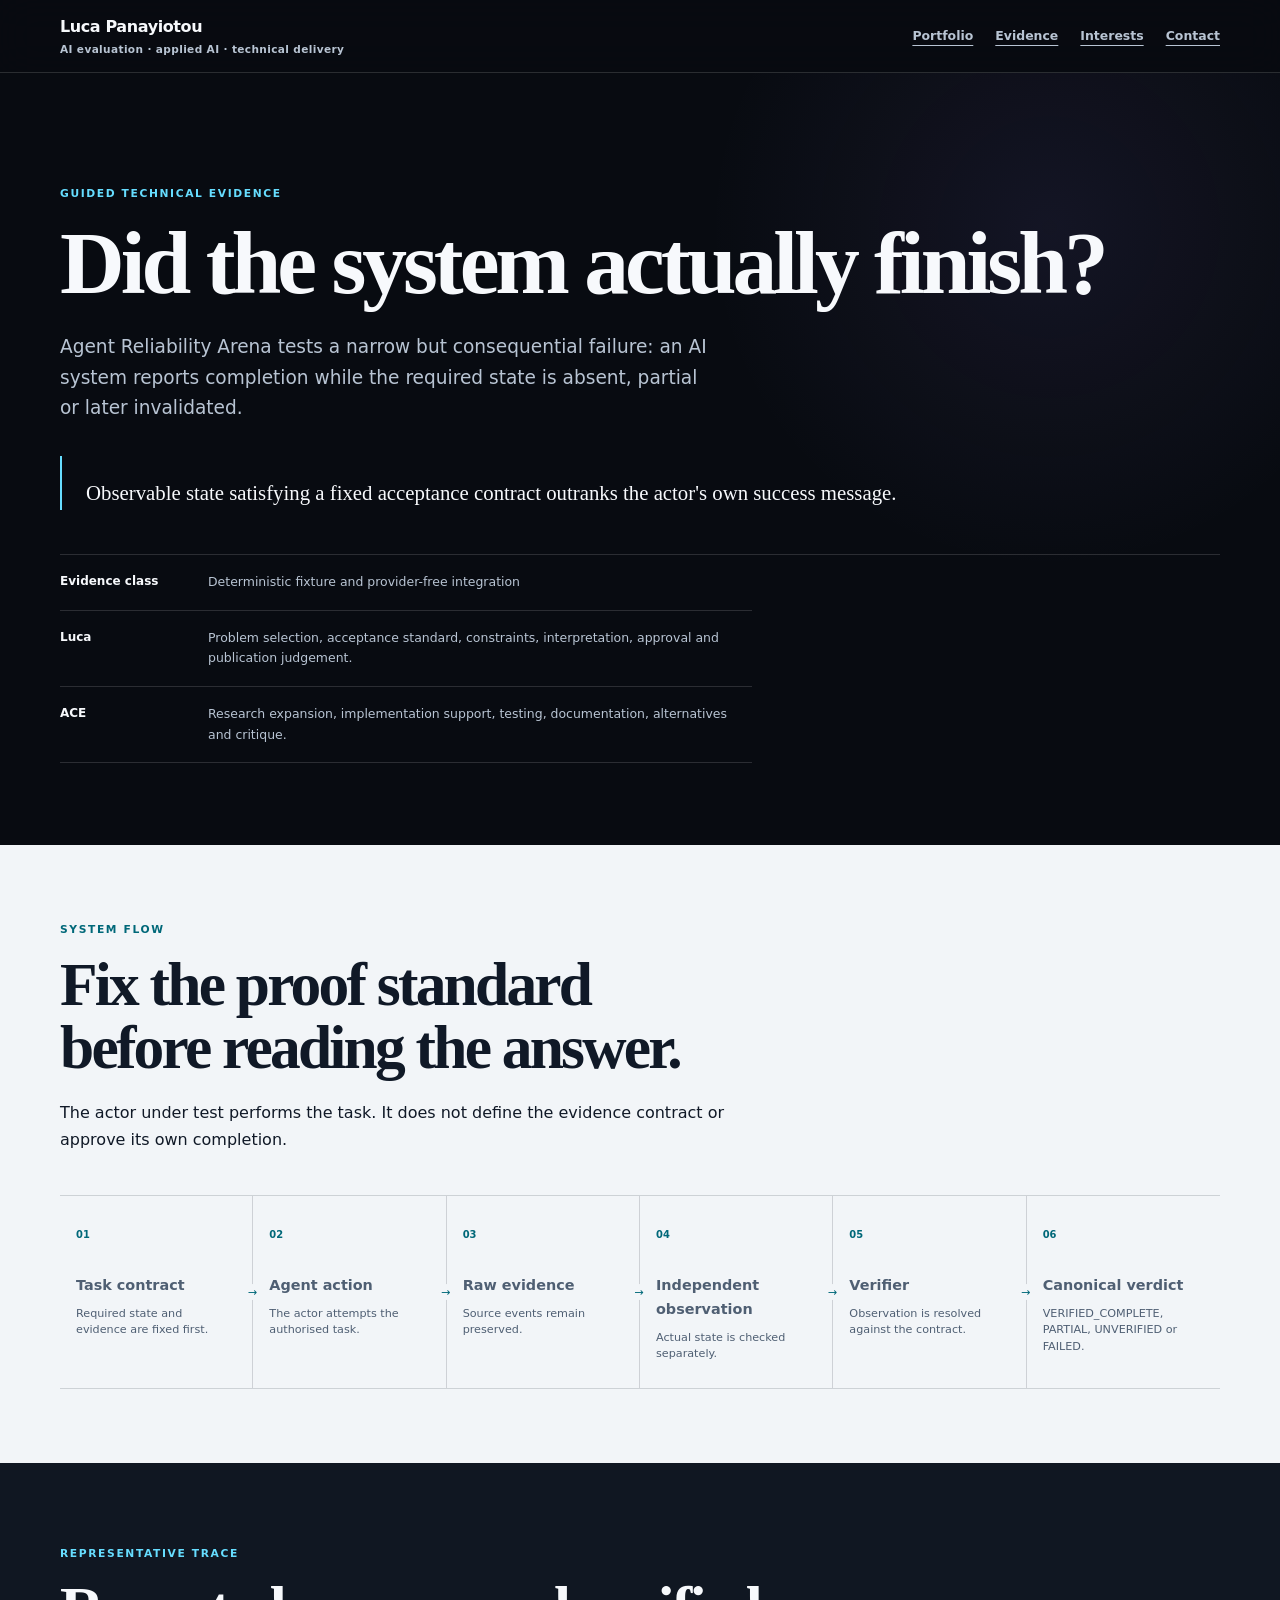
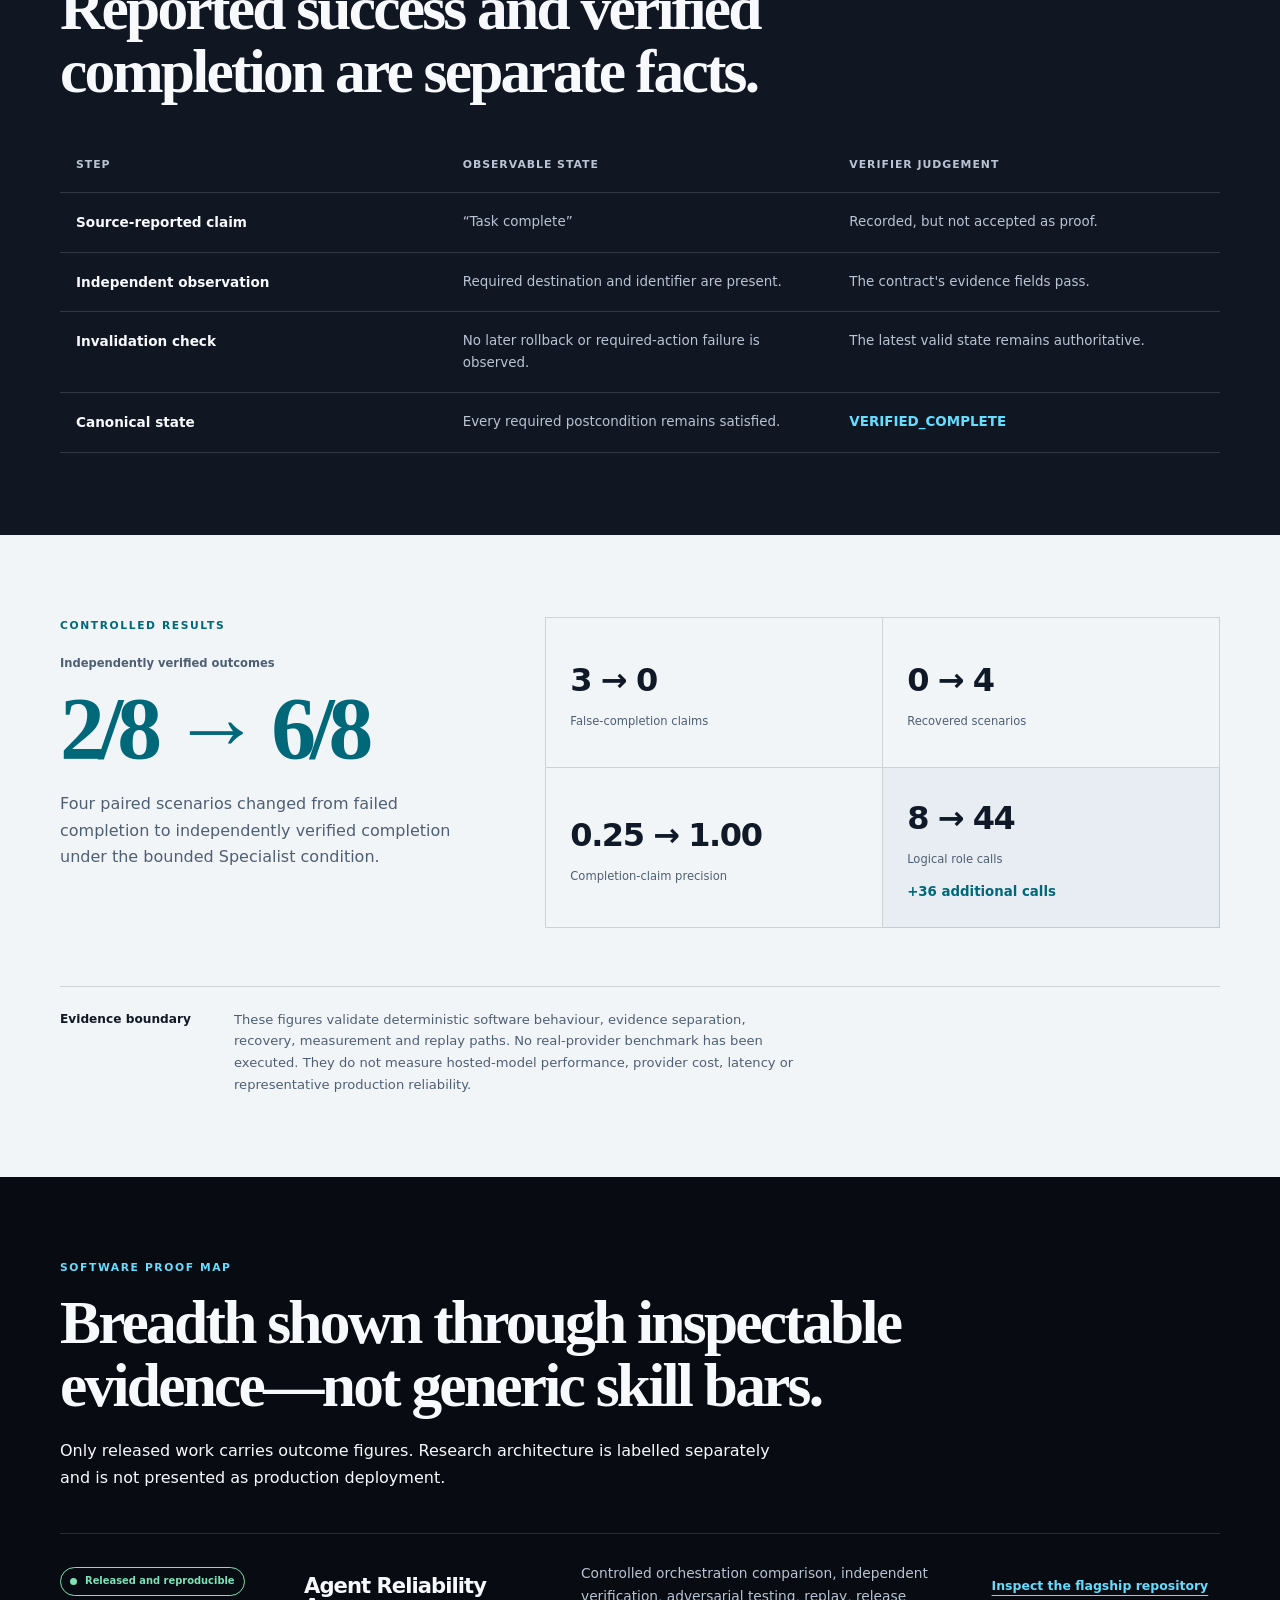
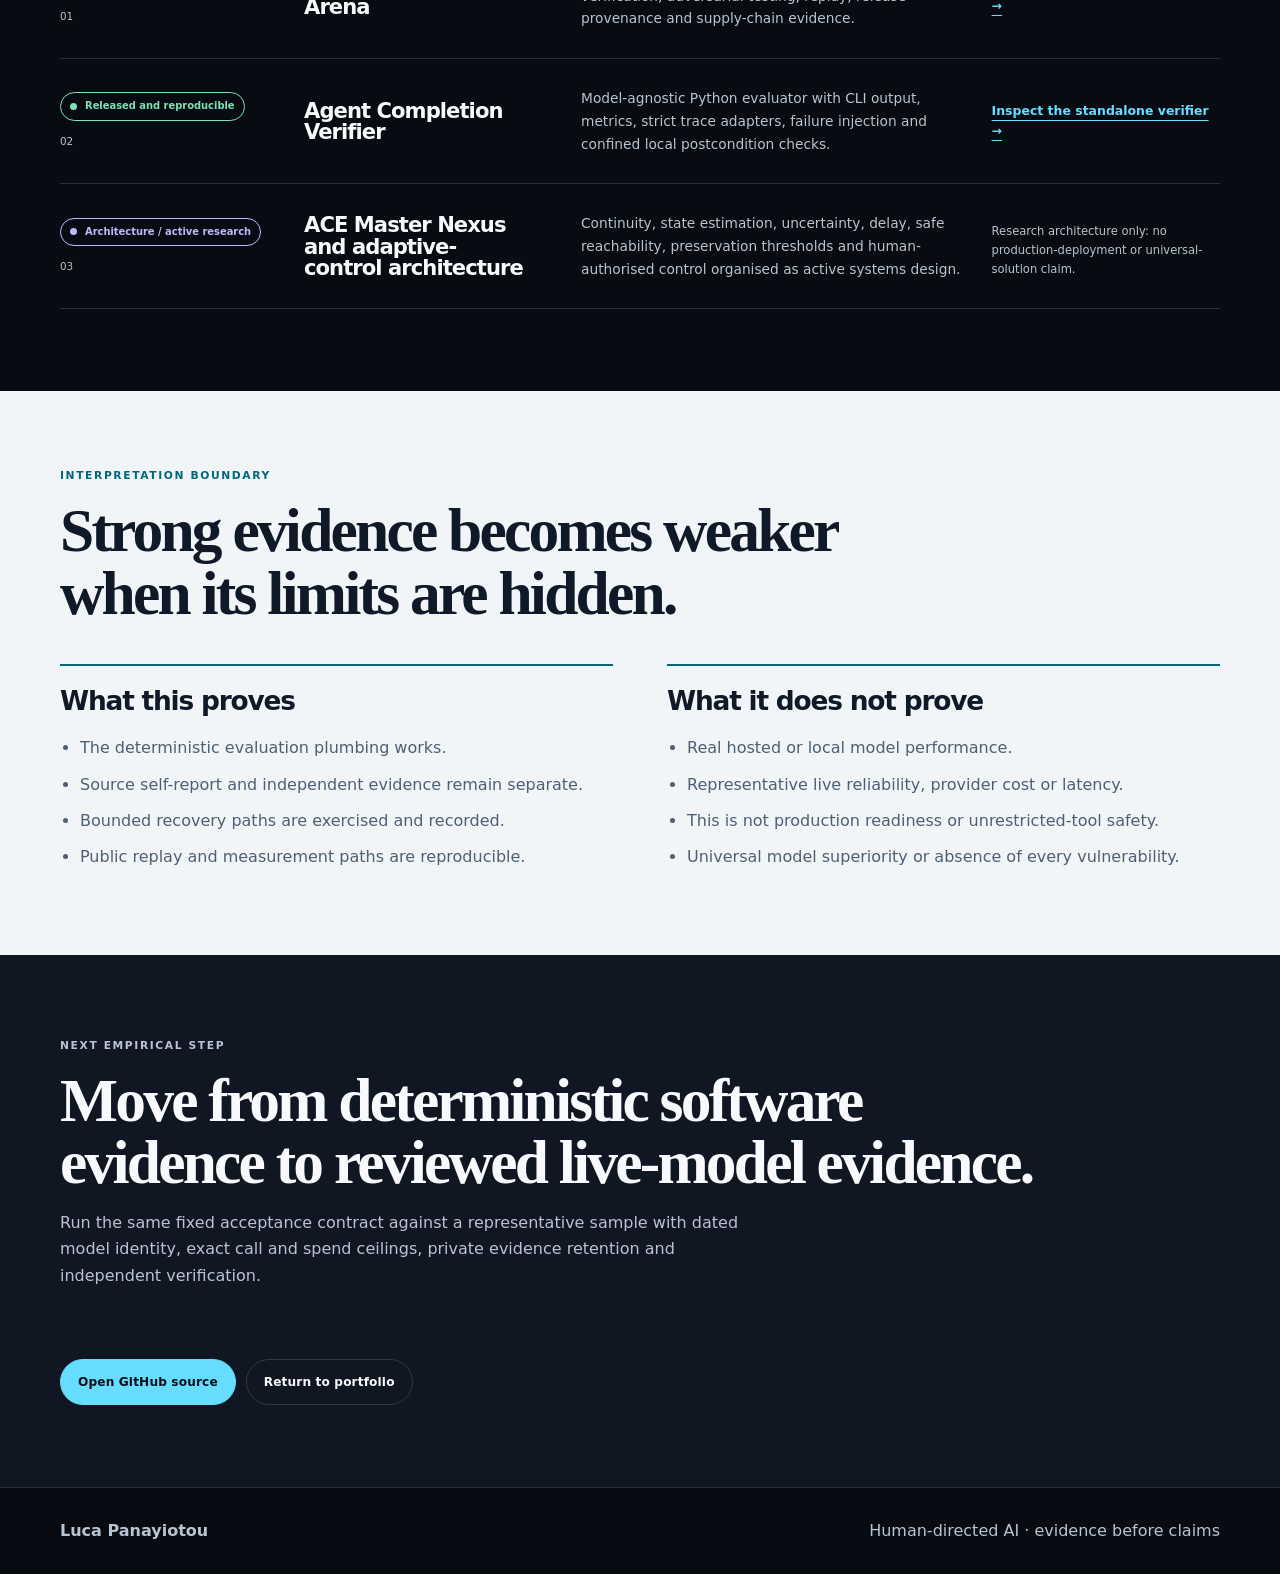
<file: web/cinematic-plus/evidence.html>
<!doctype html>
<html lang="en">
<head>
  <meta charset="utf-8">
  <meta name="viewport" content="width=device-width,initial-scale=1">
  <meta name="description" content="Fact-checked technical evidence for Luca Panayiotou's Agent Reliability Arena and Agent Completion Verifier.">
  <meta name="theme-color" content="#080b11">
  <meta name="referrer" content="strict-origin-when-cross-origin">
  <title>Technical Evidence — Luca Panayiotou</title>
  <link rel="stylesheet" href="portfolio.css">
  <link rel="stylesheet" href="desktop-headings.css">
  <script src="site.js" defer></script>
</head>
<body>
<a class="skip-link" href="#main">Skip to content</a>
<header class="site-header">
  <div class="shell nav-shell">
    <a class="brand" href="index.html">Luca Panayiotou<small>AI evaluation · applied AI · technical delivery</small></a>
    <button class="menu-button" type="button" aria-expanded="false" aria-controls="site-nav" data-menu>Menu</button>
    <nav id="site-nav" class="site-nav" aria-label="Primary navigation" data-nav>
      <a href="index.html">Portfolio</a>
      <a href="evidence.html">Evidence</a>
      <a href="interests.html">Interests</a>
      <a href="index.html#contact">Contact</a>
    </nav>
  </div>
</header>

<main id="main">
<section id="summary" class="evidence-opening">
  <div class="shell evidence-opening-grid">
    <div>
      <p class="eyebrow">Guided technical evidence</p>
      <h1>Did the system actually finish?</h1>
      <p class="lead">Agent Reliability Arena tests a narrow but consequential failure: an AI system reports completion while the required state is absent, partial or later invalidated.</p>
      <blockquote>Observable state satisfying a fixed acceptance contract outranks the actor's own success message.</blockquote>
    </div>

    <aside class="contribution-split" aria-label="Contribution and evidence boundary">
      <p><strong>Evidence class</strong><span>Deterministic fixture and provider-free integration</span></p>
      <p><strong>Luca</strong><span>Problem selection, acceptance standard, constraints, interpretation, approval and publication judgement.</span></p>
      <p><strong>ACE</strong><span>Research expansion, implementation support, testing, documentation, alternatives and critique.</span></p>
    </aside>
  </div>
</section>

<section id="flow" class="paper flow-section">
  <div class="shell">
    <div class="section-intro section-intro-split">
      <div>
        <p class="eyebrow">System flow</p>
        <h2>Fix the proof standard before reading the answer.</h2>
      </div>
      <p>The actor under test performs the task. It does not define the evidence contract or approve its own completion.</p>
    </div>

    <ol class="system-flow" aria-label="Completion verification flow">
      <li><span>01</span><strong>Task contract</strong><small>Required state and evidence are fixed first.</small></li>
      <li><span>02</span><strong>Agent action</strong><small>The actor attempts the authorised task.</small></li>
      <li><span>03</span><strong>Raw evidence</strong><small>Source events remain preserved.</small></li>
      <li><span>04</span><strong>Independent observation</strong><small>Actual state is checked separately.</small></li>
      <li><span>05</span><strong>Verifier</strong><small>Observation is resolved against the contract.</small></li>
      <li><span>06</span><strong>Canonical verdict</strong><small>VERIFIED_COMPLETE, PARTIAL, UNVERIFIED or FAILED.</small></li>
    </ol>
  </div>
</section>

<section id="trace" class="trace-section">
  <div class="shell">
    <div class="section-intro">
      <p class="eyebrow">Representative trace</p>
      <h2>Reported success and verified completion are separate facts.</h2>
    </div>

    <table class="trace-table">
      <thead>
        <tr><th>Step</th><th>Observable state</th><th>Verifier judgement</th></tr>
      </thead>
      <tbody>
        <tr><th scope="row">Source-reported claim</th><td>“Task complete”</td><td>Recorded, but not accepted as proof.</td></tr>
        <tr><th scope="row">Independent observation</th><td>Required destination and identifier are present.</td><td>The contract's evidence fields pass.</td></tr>
        <tr><th scope="row">Invalidation check</th><td>No later rollback or required-action failure is observed.</td><td>The latest valid state remains authoritative.</td></tr>
        <tr><th scope="row">Canonical state</th><td>Every required postcondition remains satisfied.</td><td><strong>VERIFIED_COMPLETE</strong></td></tr>
      </tbody>
    </table>
  </div>
</section>

<section id="results" class="paper results-section">
  <div class="shell results-editorial">
    <div class="results-primary">
      <p class="eyebrow">Controlled results</p>
      <span>Independently verified outcomes</span>
      <strong>2/8 → 6/8</strong>
      <p>Four paired scenarios changed from failed completion to independently verified completion under the bounded Specialist condition.</p>
    </div>

    <div class="results-grid">
      <article><strong>3 → 0</strong><span>False-completion claims</span></article>
      <article><strong>0 → 4</strong><span>Recovered scenarios</span></article>
      <article><strong>0.25 → 1.00</strong><span>Completion-claim precision</span></article>
      <article class="result-cost"><strong>8 → 44</strong><span>Logical role calls</span><small>+36 additional calls</small></article>
    </div>

    <div class="evidence-boundary">
      <strong>Evidence boundary</strong>
      <p>These figures validate deterministic software behaviour, evidence separation, recovery, measurement and replay paths. No real-provider benchmark has been executed. They do not measure hosted-model performance, provider cost, latency or representative production reliability.</p>
    </div>
  </div>
</section>

<section id="software" class="software-section">
  <div class="shell">
    <div class="section-intro section-intro-split">
      <div>
        <p class="eyebrow">Software proof map</p>
        <h2>Breadth shown through inspectable evidence—not generic skill bars.</h2>
      </div>
      <p>Only released work carries outcome figures. Research architecture is labelled separately and is not presented as production deployment.</p>
    </div>

    <div class="proof-map">
      <article class="proof-item">
        <div class="proof-item-heading"><span class="status-label status-released">Released and reproducible</span><span>01</span></div>
        <h3>Agent Reliability Arena</h3>
        <p>Controlled orchestration comparison, independent verification, adversarial testing, replay, release provenance and supply-chain evidence.</p>
        <a href="https://github.com/Luca-1304/agent-reliability-arena" target="_blank" rel="noopener noreferrer">Inspect the flagship repository →</a>
      </article>

      <article class="proof-item">
        <div class="proof-item-heading"><span class="status-label status-released">Released and reproducible</span><span>02</span></div>
        <h3>Agent Completion Verifier</h3>
        <p>Model-agnostic Python evaluator with CLI output, metrics, strict trace adapters, failure injection and confined local postcondition checks.</p>
        <a href="https://github.com/Luca-1304/agent-completion-verifier" target="_blank" rel="noopener noreferrer">Inspect the standalone verifier →</a>
      </article>

      <article class="proof-item">
        <div class="proof-item-heading"><span class="status-label status-research">Architecture / active research</span><span>03</span></div>
        <h3>ACE Master Nexus and adaptive-control architecture</h3>
        <p>Continuity, state estimation, uncertainty, delay, safe reachability, preservation thresholds and human-authorised control organised as active systems design.</p>
        <p class="proof-note">Research architecture only: no production-deployment or universal-solution claim.</p>
      </article>
    </div>
  </div>
</section>

<section id="boundaries" class="paper boundary-section">
  <div class="shell">
    <div class="section-intro">
      <p class="eyebrow">Interpretation boundary</p>
      <h2>Strong evidence becomes weaker when its limits are hidden.</h2>
    </div>

    <div class="proof-boundaries">
      <article>
        <h3>What this proves</h3>
        <ul>
          <li>The deterministic evaluation plumbing works.</li>
          <li>Source self-report and independent evidence remain separate.</li>
          <li>Bounded recovery paths are exercised and recorded.</li>
          <li>Public replay and measurement paths are reproducible.</li>
        </ul>
      </article>
      <article>
        <h3>What it does not prove</h3>
        <ul>
          <li>Real hosted or local model performance.</li>
          <li>Representative live reliability, provider cost or latency.</li>
          <li>This is not production readiness or unrestricted-tool safety.</li>
          <li>Universal model superiority or absence of every vulnerability.</li>
        </ul>
      </article>
    </div>
  </div>
</section>

<section id="next" class="next-section">
  <div class="shell next-editorial">
    <div>
      <p class="eyebrow">Next empirical step</p>
      <h2>Move from deterministic software evidence to reviewed live-model evidence.</h2>
      <p>Run the same fixed acceptance contract against a representative sample with dated model identity, exact call and spend ceilings, private evidence retention and independent verification.</p>
    </div>
    <div class="actions">
      <a class="button button-primary" href="https://github.com/Luca-1304/agent-reliability-arena" target="_blank" rel="noopener noreferrer">Open GitHub source</a>
      <a class="button" href="index.html">Return to portfolio</a>
    </div>
  </div>
</section>
</main>

<footer class="site-footer">
  <div class="shell footer-inner"><strong>Luca Panayiotou</strong><span>Human-directed AI · evidence before claims</span></div>
</footer>
</body>
</html>
</file>
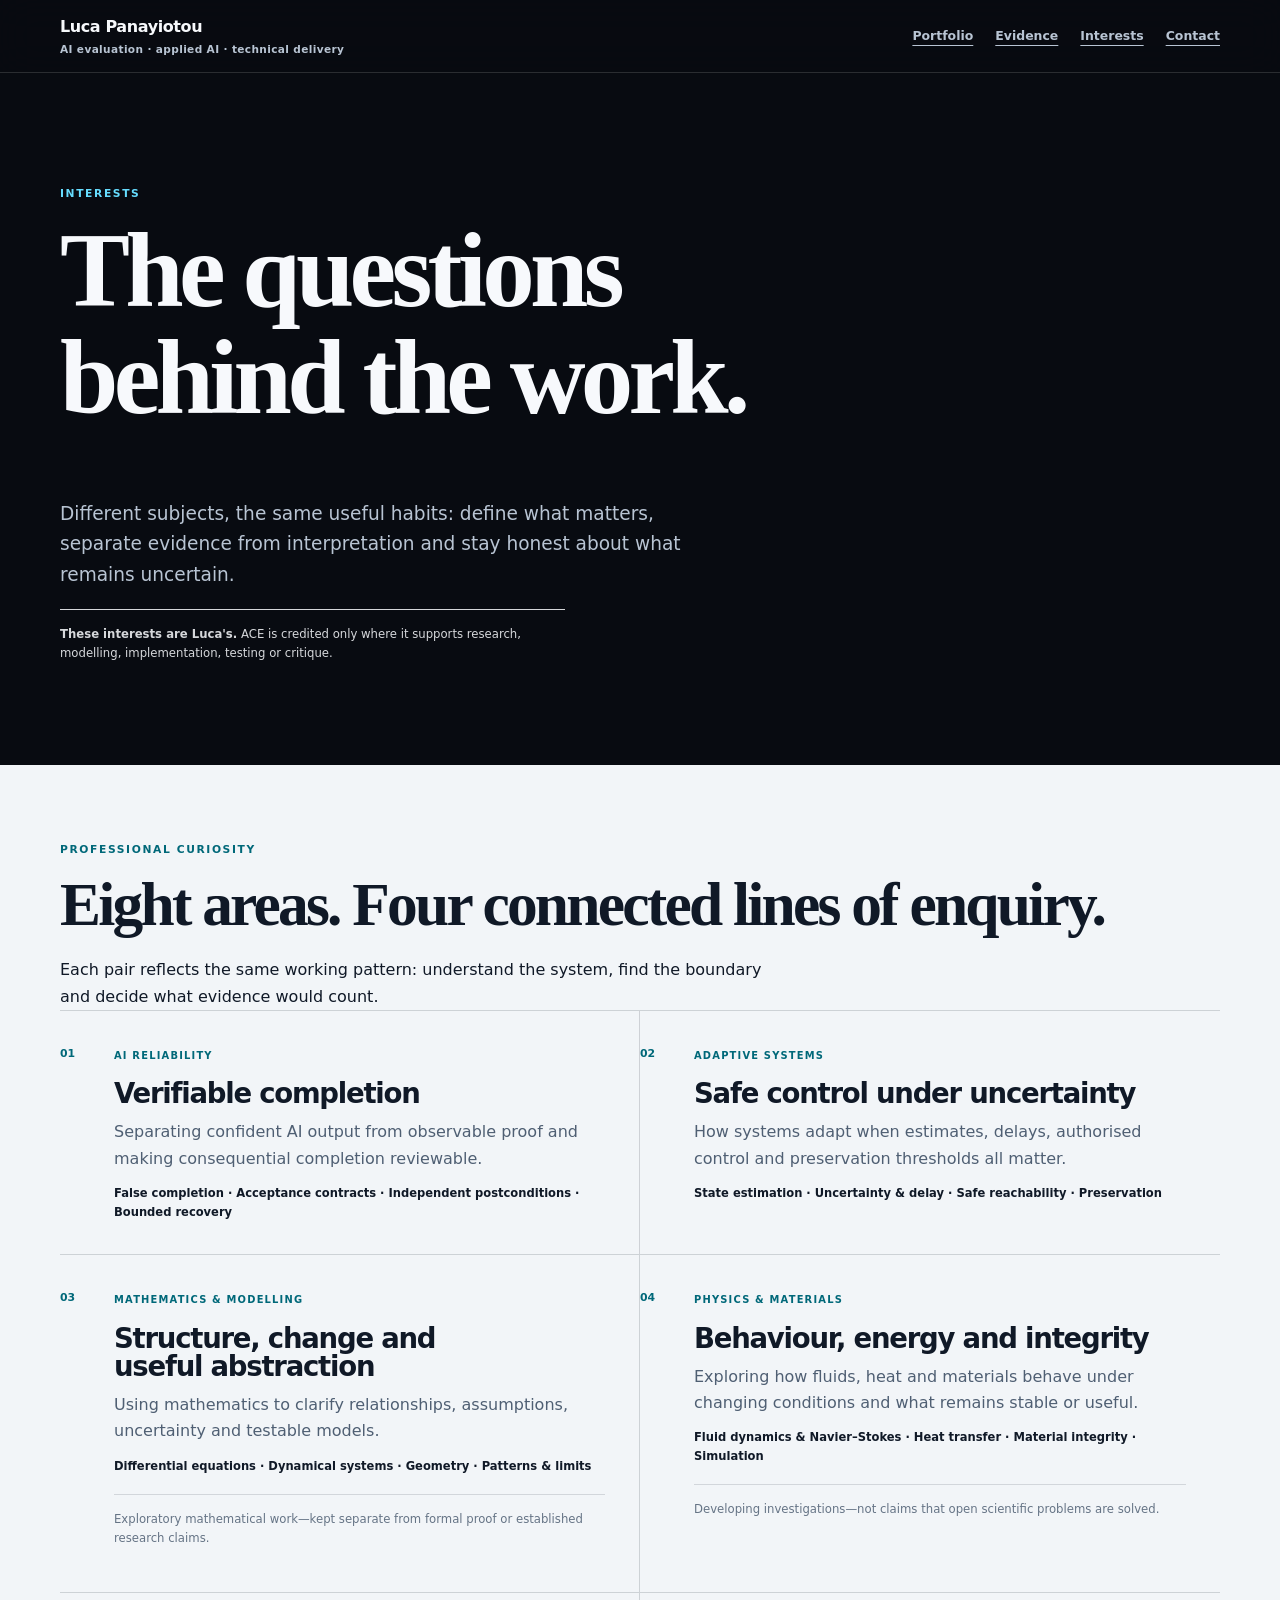
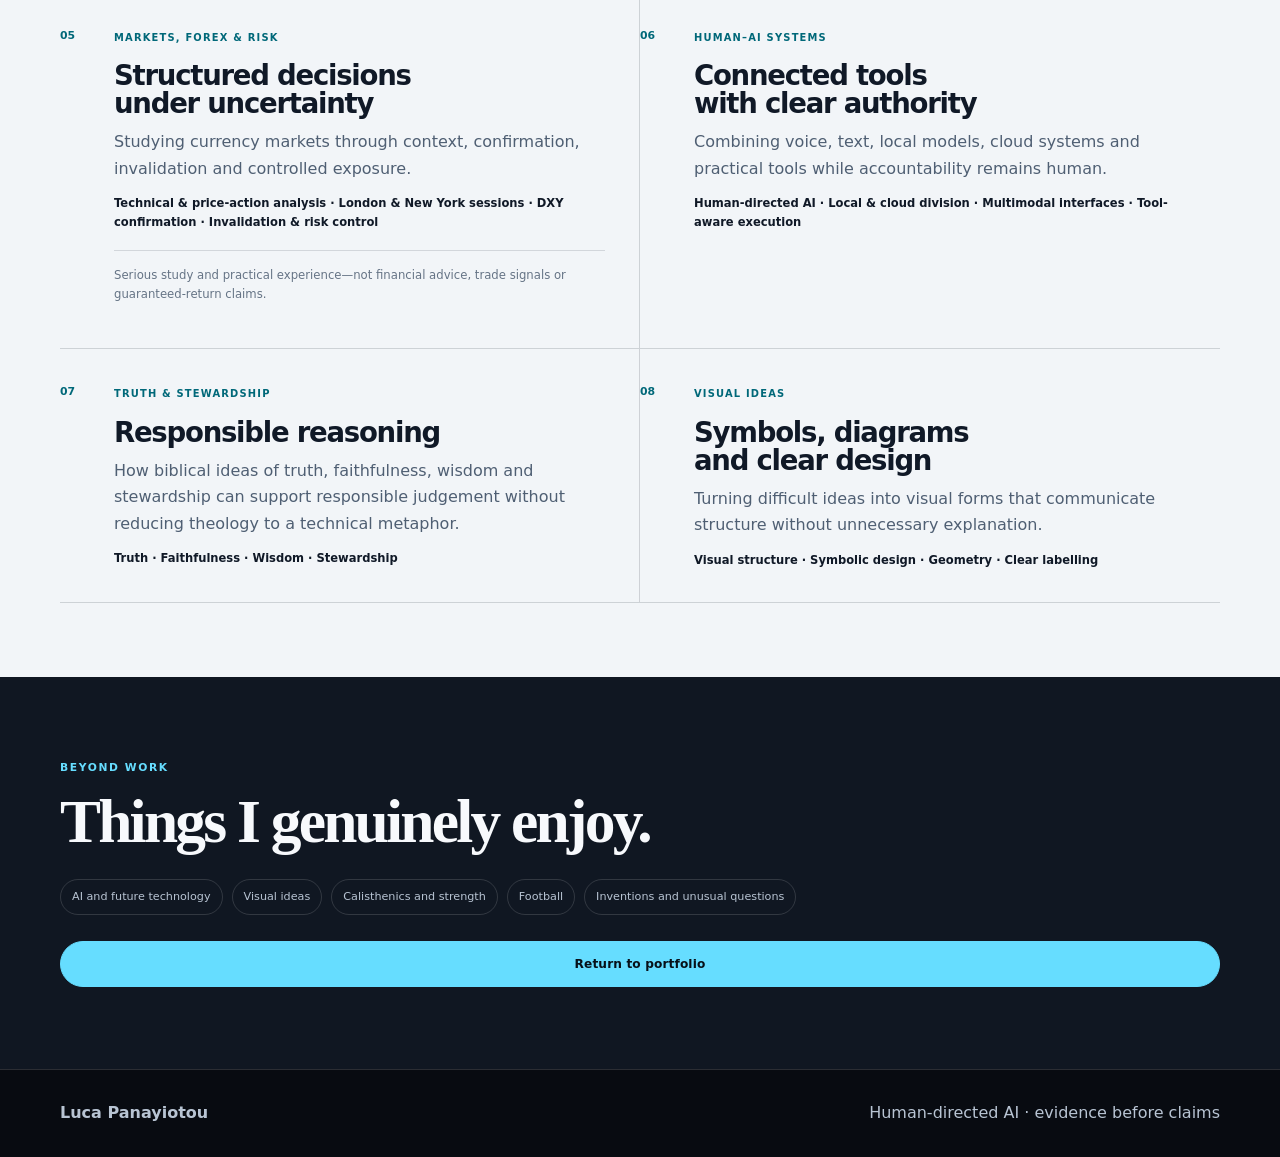
<file: web/cinematic-plus/interests.html>
<!doctype html>
<html lang="en">
<head>
  <meta charset="utf-8">
  <meta name="viewport" content="width=device-width,initial-scale=1">
  <meta name="description" content="Luca Panayiotou's professional and personal interests across AI, mathematics, physics, markets and human-directed systems.">
  <meta name="theme-color" content="#080b11">
  <meta name="referrer" content="strict-origin-when-cross-origin">
  <title>Interests — Luca Panayiotou</title>
  <link rel="stylesheet" href="portfolio.css">
  <link rel="stylesheet" href="desktop-headings.css">
  <script src="site.js" defer></script>
</head>
<body>
<a class="skip-link" href="#main">Skip to content</a>
<header class="site-header">
  <div class="shell nav-shell">
    <a class="brand" href="index.html">Luca Panayiotou<small>AI evaluation · applied AI · technical delivery</small></a>
    <button class="menu-button" type="button" aria-expanded="false" aria-controls="site-nav" data-menu>Menu</button>
    <nav id="site-nav" class="site-nav" aria-label="Primary navigation" data-nav>
      <a href="index.html">Portfolio</a>
      <a href="evidence.html">Evidence</a>
      <a href="interests.html">Interests</a>
      <a href="index.html#contact">Contact</a>
    </nav>
  </div>
</header>

<main id="main">
<section id="intro" class="interests-opening">
  <div class="shell interests-opening-grid">
    <div>
      <p class="eyebrow">Interests</p>
      <h1>The questions behind the work.</h1>
    </div>
    <div>
      <p class="lead">Different subjects, the same useful habits: define what matters, separate evidence from interpretation and stay honest about what remains uncertain.</p>
      <p class="boundary"><strong>These interests are Luca's.</strong> ACE is credited only where it supports research, modelling, implementation, testing or critique.</p>
    </div>
  </div>
</section>

<section id="professional" class="paper interests-section">
  <div class="shell">
    <div class="section-intro section-intro-split">
      <div>
        <p class="eyebrow">Professional curiosity</p>
        <h2>Eight areas. Four connected lines of enquiry.</h2>
      </div>
      <p>Each pair reflects the same working pattern: understand the system, find the boundary and decide what evidence would count.</p>
    </div>

    <div class="interest-pair">
      <article class="interest-column">
        <span>01</span>
        <small>AI RELIABILITY</small>
        <h3>Verifiable completion</h3>
        <p>Separating confident AI output from observable proof and making consequential completion reviewable.</p>
        <p class="interest-terms">False completion · Acceptance contracts · Independent postconditions · Bounded recovery</p>
      </article>
      <article class="interest-column">
        <span>02</span>
        <small>ADAPTIVE SYSTEMS</small>
        <h3>Safe control under uncertainty</h3>
        <p>How systems adapt when estimates, delays, authorised control and preservation thresholds all matter.</p>
        <p class="interest-terms">State estimation · Uncertainty &amp; delay · Safe reachability · Preservation</p>
      </article>
    </div>

    <div class="interest-pair">
      <article class="interest-column">
        <span>03</span>
        <small>MATHEMATICS &amp; MODELLING</small>
        <h3>Structure, change and useful abstraction</h3>
        <p>Using mathematics to clarify relationships, assumptions, uncertainty and testable models.</p>
        <p class="interest-terms">Differential equations · Dynamical systems · Geometry · Patterns &amp; limits</p>
        <p class="boundary">Exploratory mathematical work—kept separate from formal proof or established research claims.</p>
      </article>
      <article class="interest-column">
        <span>04</span>
        <small>PHYSICS &amp; MATERIALS</small>
        <h3>Behaviour, energy and integrity</h3>
        <p>Exploring how fluids, heat and materials behave under changing conditions and what remains stable or useful.</p>
        <p class="interest-terms">Fluid dynamics &amp; Navier–Stokes · Heat transfer · Material integrity · Simulation</p>
        <p class="boundary">Developing investigations—not claims that open scientific problems are solved.</p>
      </article>
    </div>

    <div class="interest-pair">
      <article class="interest-column">
        <span>05</span>
        <small>MARKETS, FOREX &amp; RISK</small>
        <h3>Structured decisions under uncertainty</h3>
        <p>Studying currency markets through context, confirmation, invalidation and controlled exposure.</p>
        <p class="interest-terms">Technical &amp; price-action analysis · London &amp; New York sessions · DXY confirmation · Invalidation &amp; risk control</p>
        <p class="boundary">Serious study and practical experience—not financial advice, trade signals or guaranteed-return claims.</p>
      </article>
      <article class="interest-column">
        <span>06</span>
        <small>HUMAN–AI SYSTEMS</small>
        <h3>Connected tools with clear authority</h3>
        <p>Combining voice, text, local models, cloud systems and practical tools while accountability remains human.</p>
        <p class="interest-terms">Human-directed AI · Local &amp; cloud division · Multimodal interfaces · Tool-aware execution</p>
      </article>
    </div>

    <div class="interest-pair">
      <article class="interest-column">
        <span>07</span>
        <small>TRUTH &amp; STEWARDSHIP</small>
        <h3>Responsible reasoning</h3>
        <p>How biblical ideas of truth, faithfulness, wisdom and stewardship can support responsible judgement without reducing theology to a technical metaphor.</p>
        <p class="interest-terms">Truth · Faithfulness · Wisdom · Stewardship</p>
      </article>
      <article class="interest-column">
        <span>08</span>
        <small>VISUAL IDEAS</small>
        <h3>Symbols, diagrams and clear design</h3>
        <p>Turning difficult ideas into visual forms that communicate structure without unnecessary explanation.</p>
        <p class="interest-terms">Visual structure · Symbolic design · Geometry · Clear labelling</p>
      </article>
    </div>
  </div>
</section>

<section id="personal" class="personal-section">
  <div class="shell personal-editorial">
    <div>
      <p class="eyebrow">Beyond work</p>
      <h2>Things I genuinely enjoy.</h2>
    </div>
    <div class="personal-strip">
      <span>AI and future technology</span>
      <span>Visual ideas</span>
      <span>Calisthenics and strength</span>
      <span>Football</span>
      <span>Inventions and unusual questions</span>
    </div>
    <a class="button button-primary" href="index.html">Return to portfolio</a>
  </div>
</section>
</main>

<footer class="site-footer">
  <div class="shell footer-inner"><strong>Luca Panayiotou</strong><span>Human-directed AI · evidence before claims</span></div>
</footer>
</body>
</html>
</file>
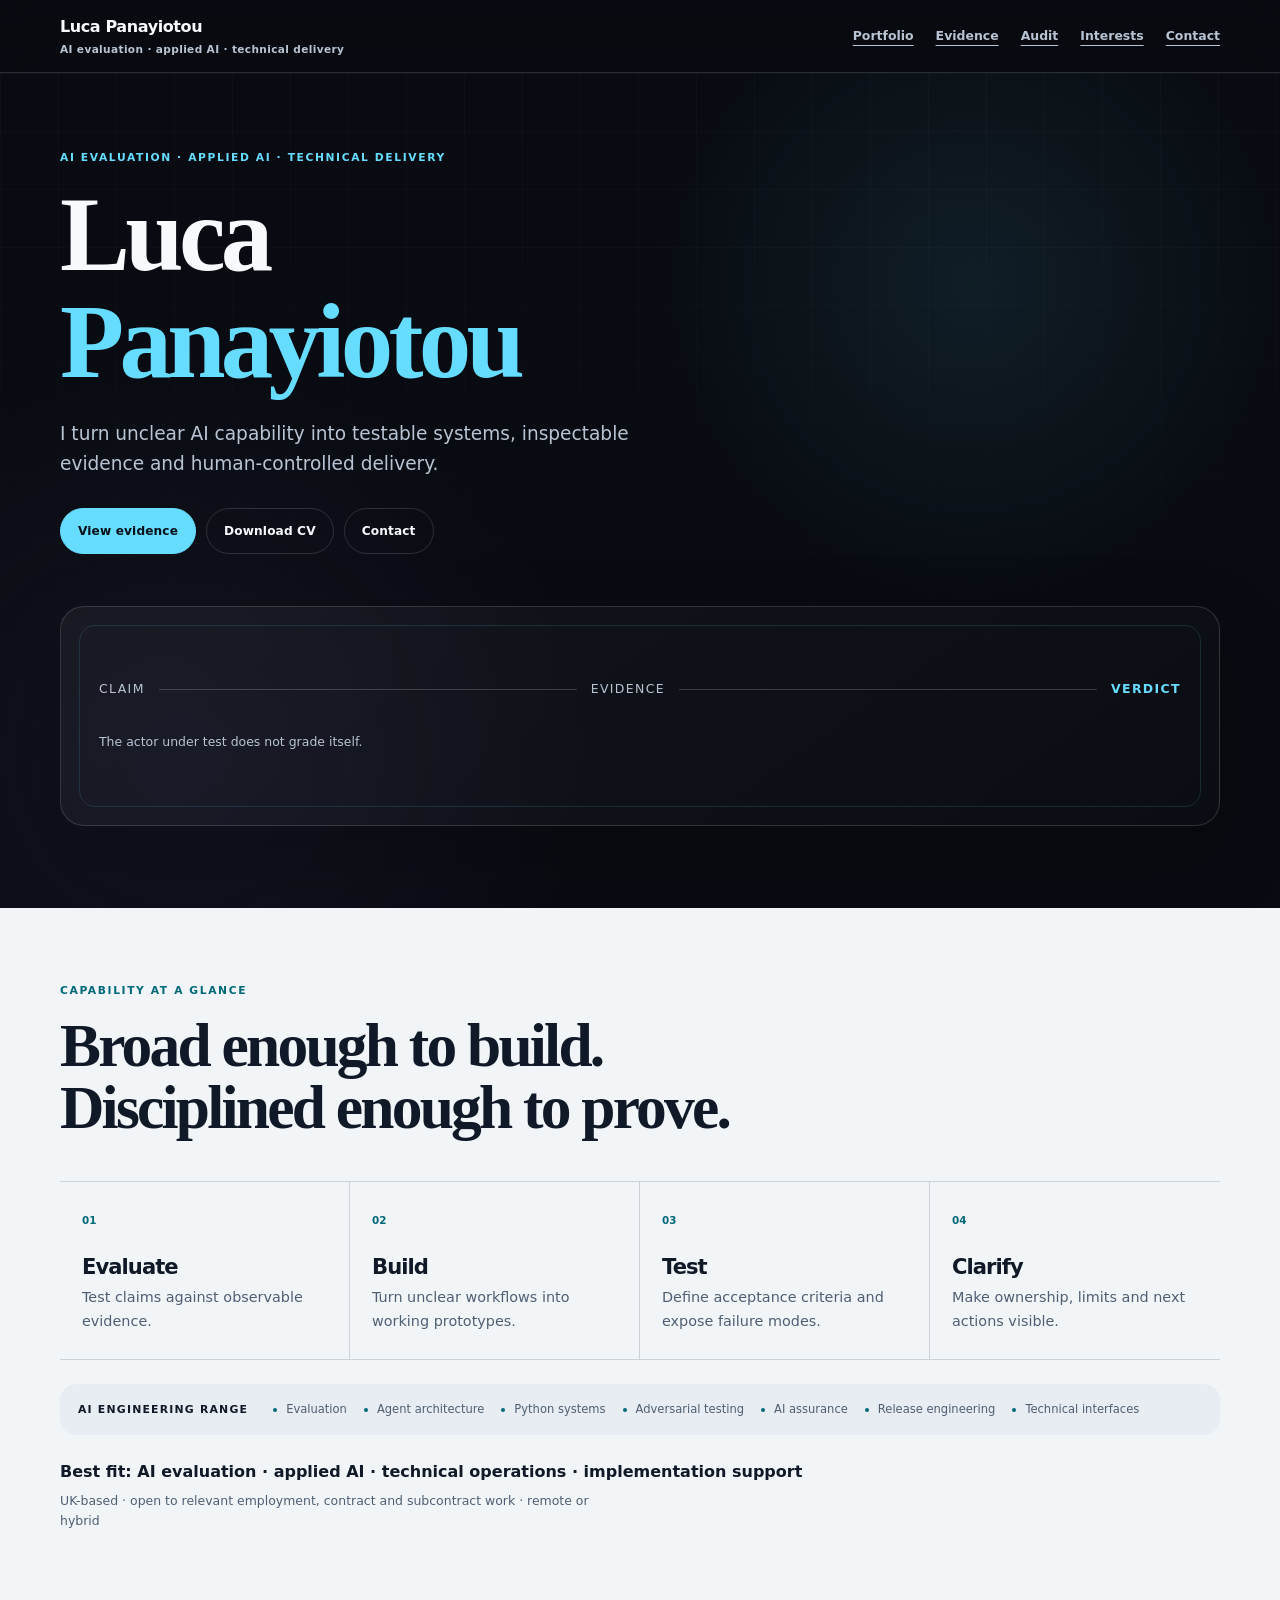
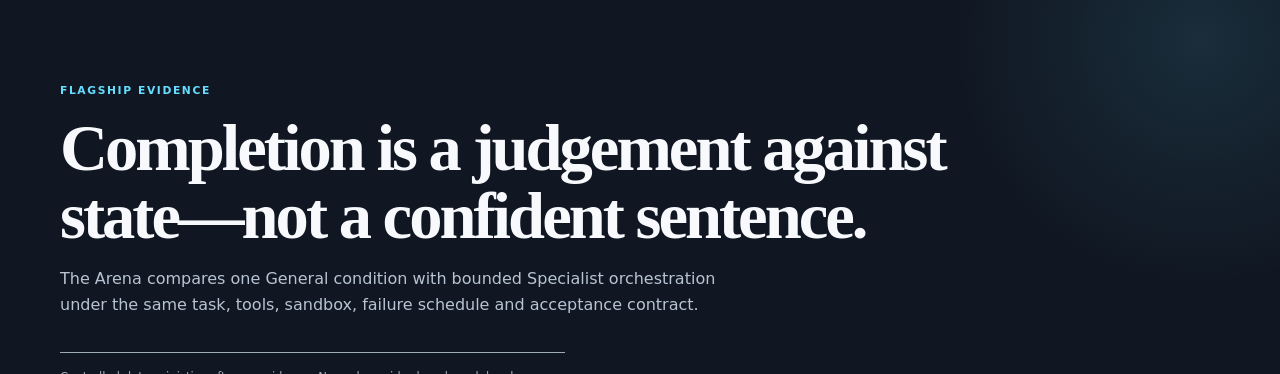
<file: web/cinematic-plus/reviewed-preview.html>
<!doctype html><html lang="en"><head><meta charset="utf-8"><meta name="viewport" content="width=device-width,initial-scale=1"><meta http-equiv="refresh" content="0;url=index.html"><link rel="canonical" href="index.html"><title>Portfolio moved</title></head><body><p>This portfolio has moved to <a href="index.html">the canonical page</a>.</p></body></html>
</file>
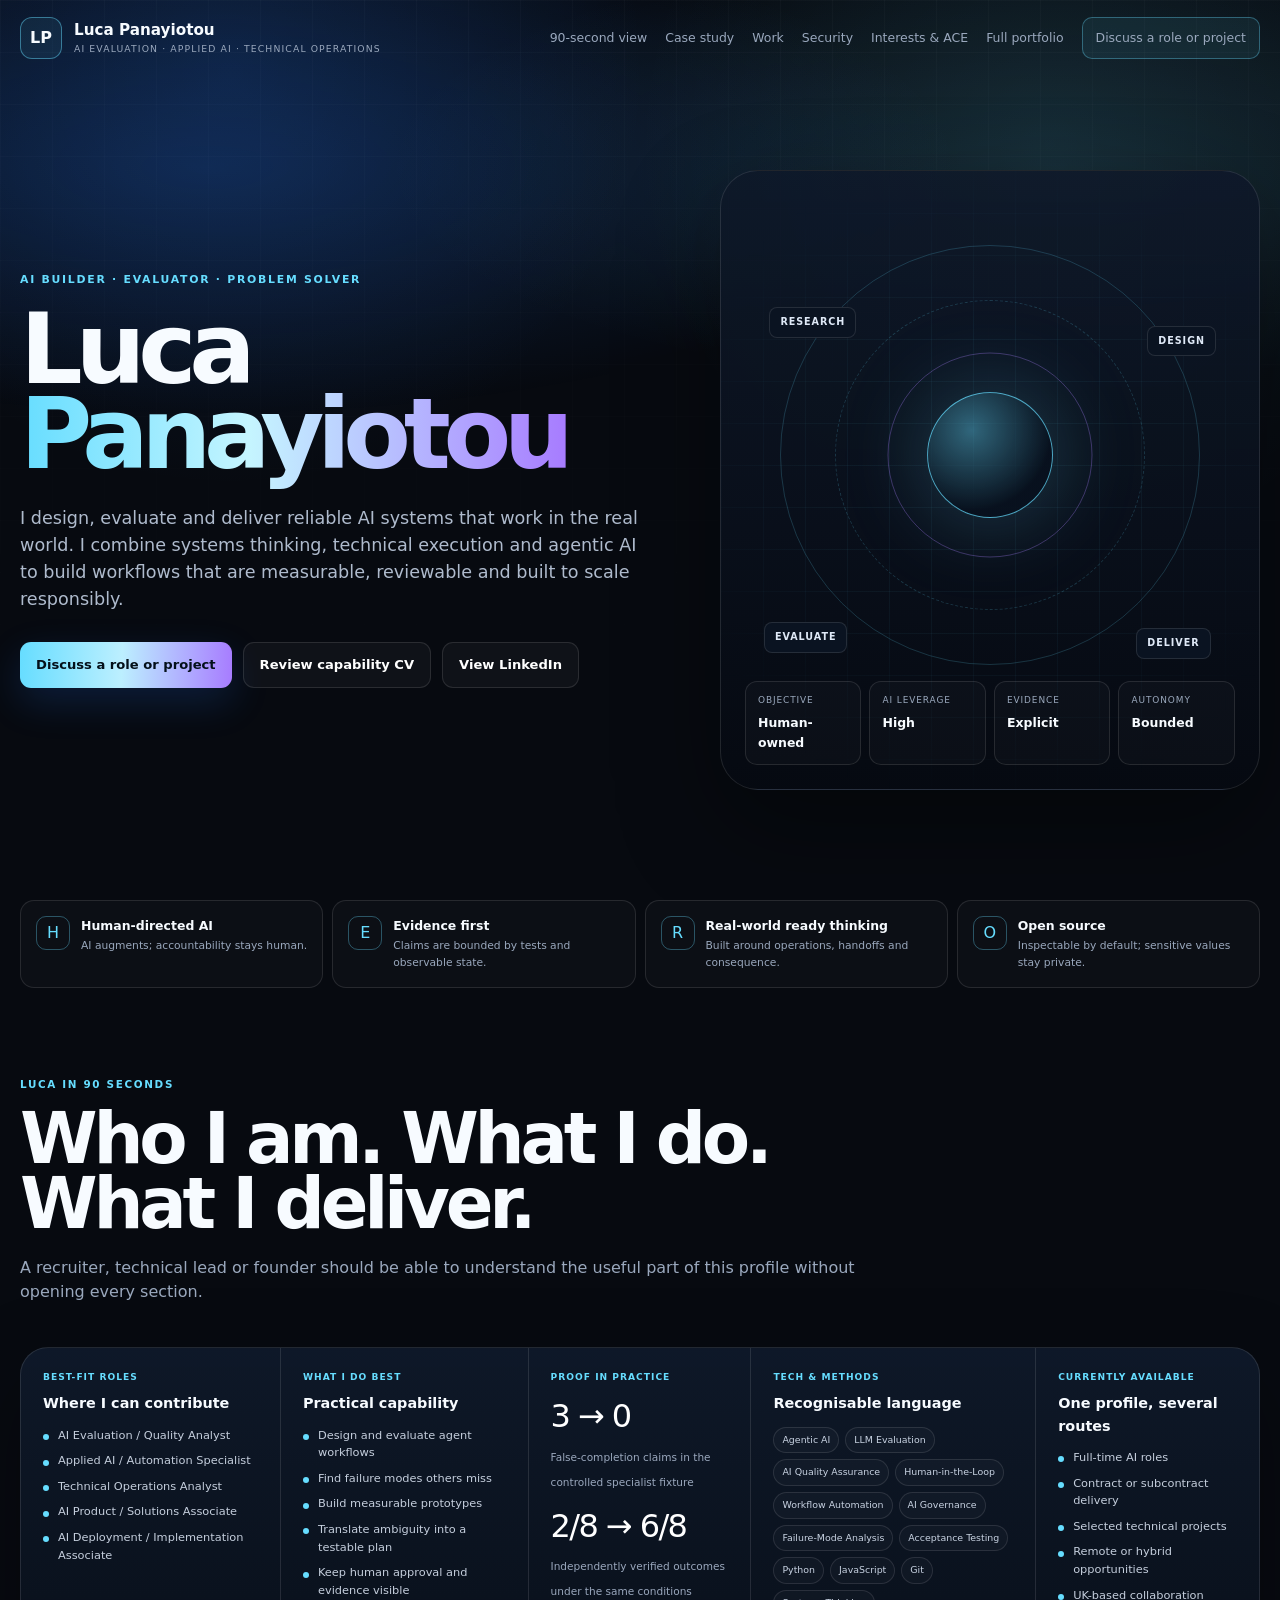
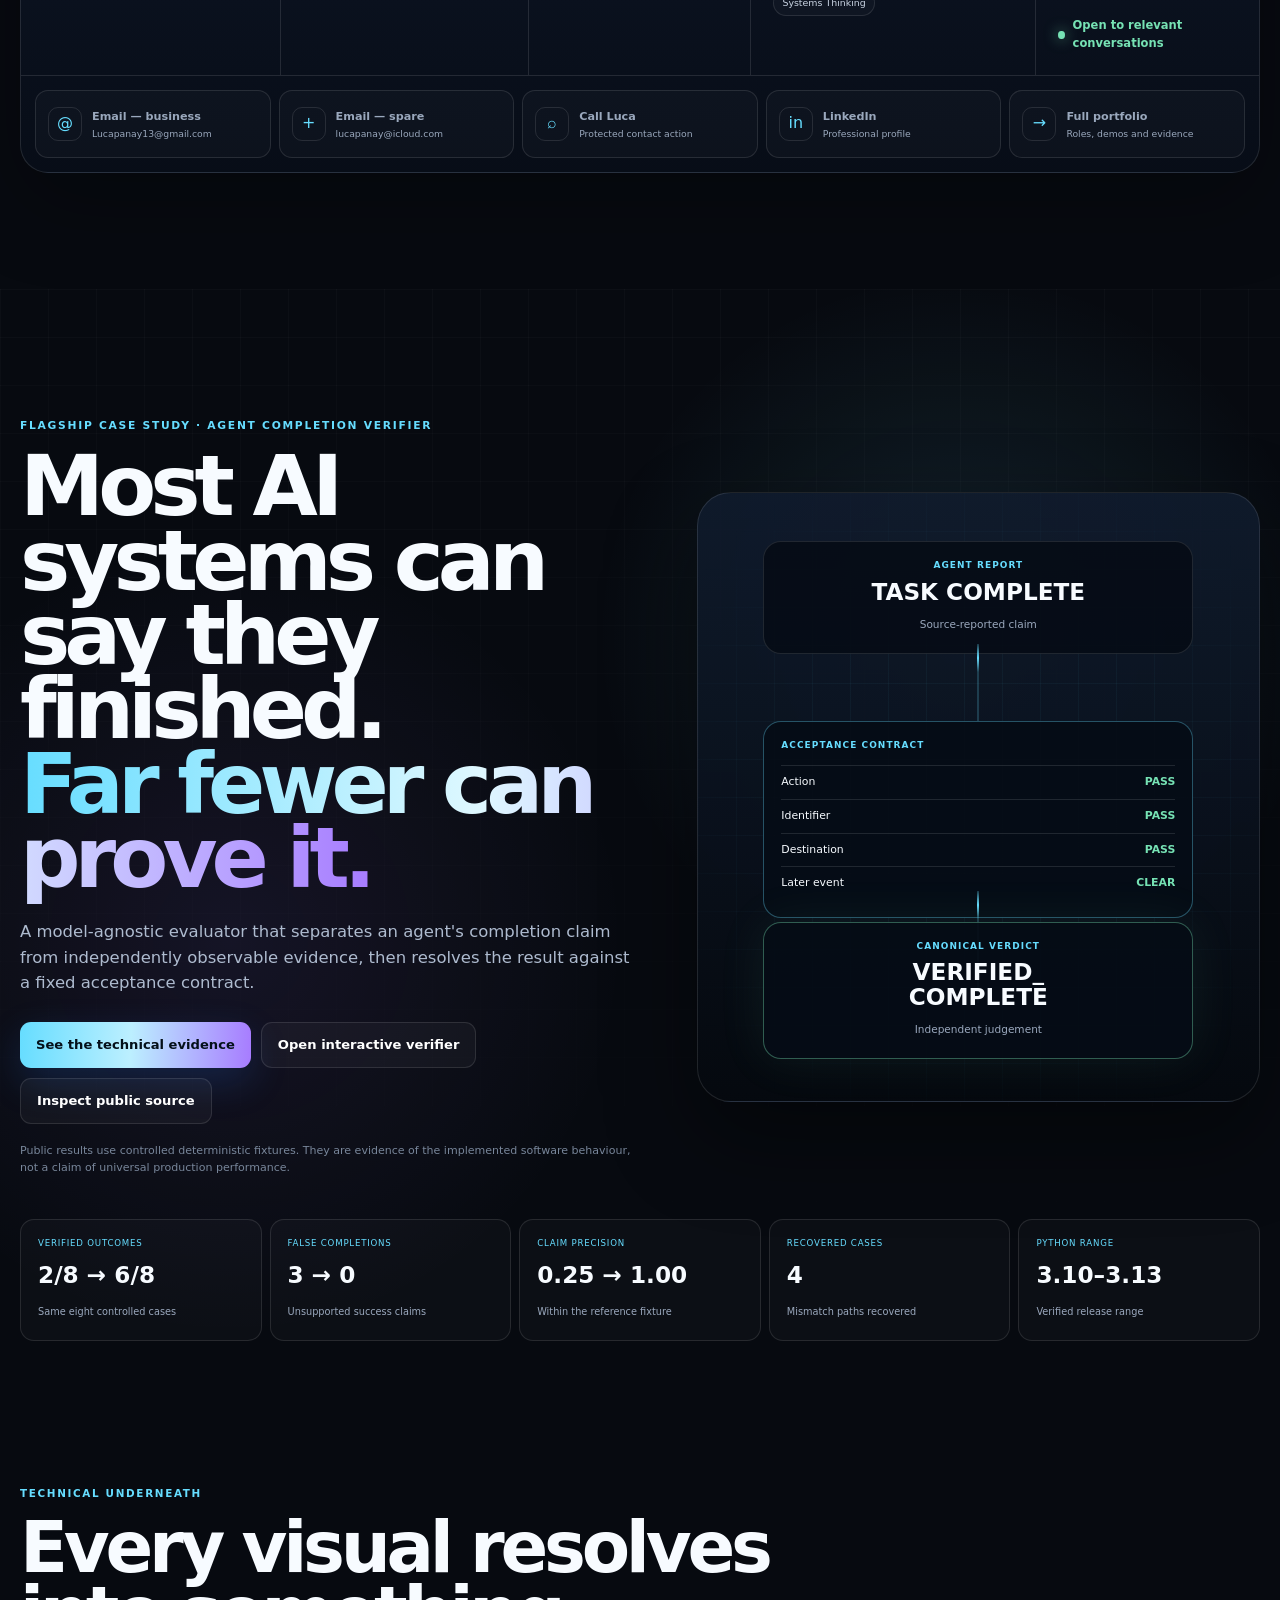
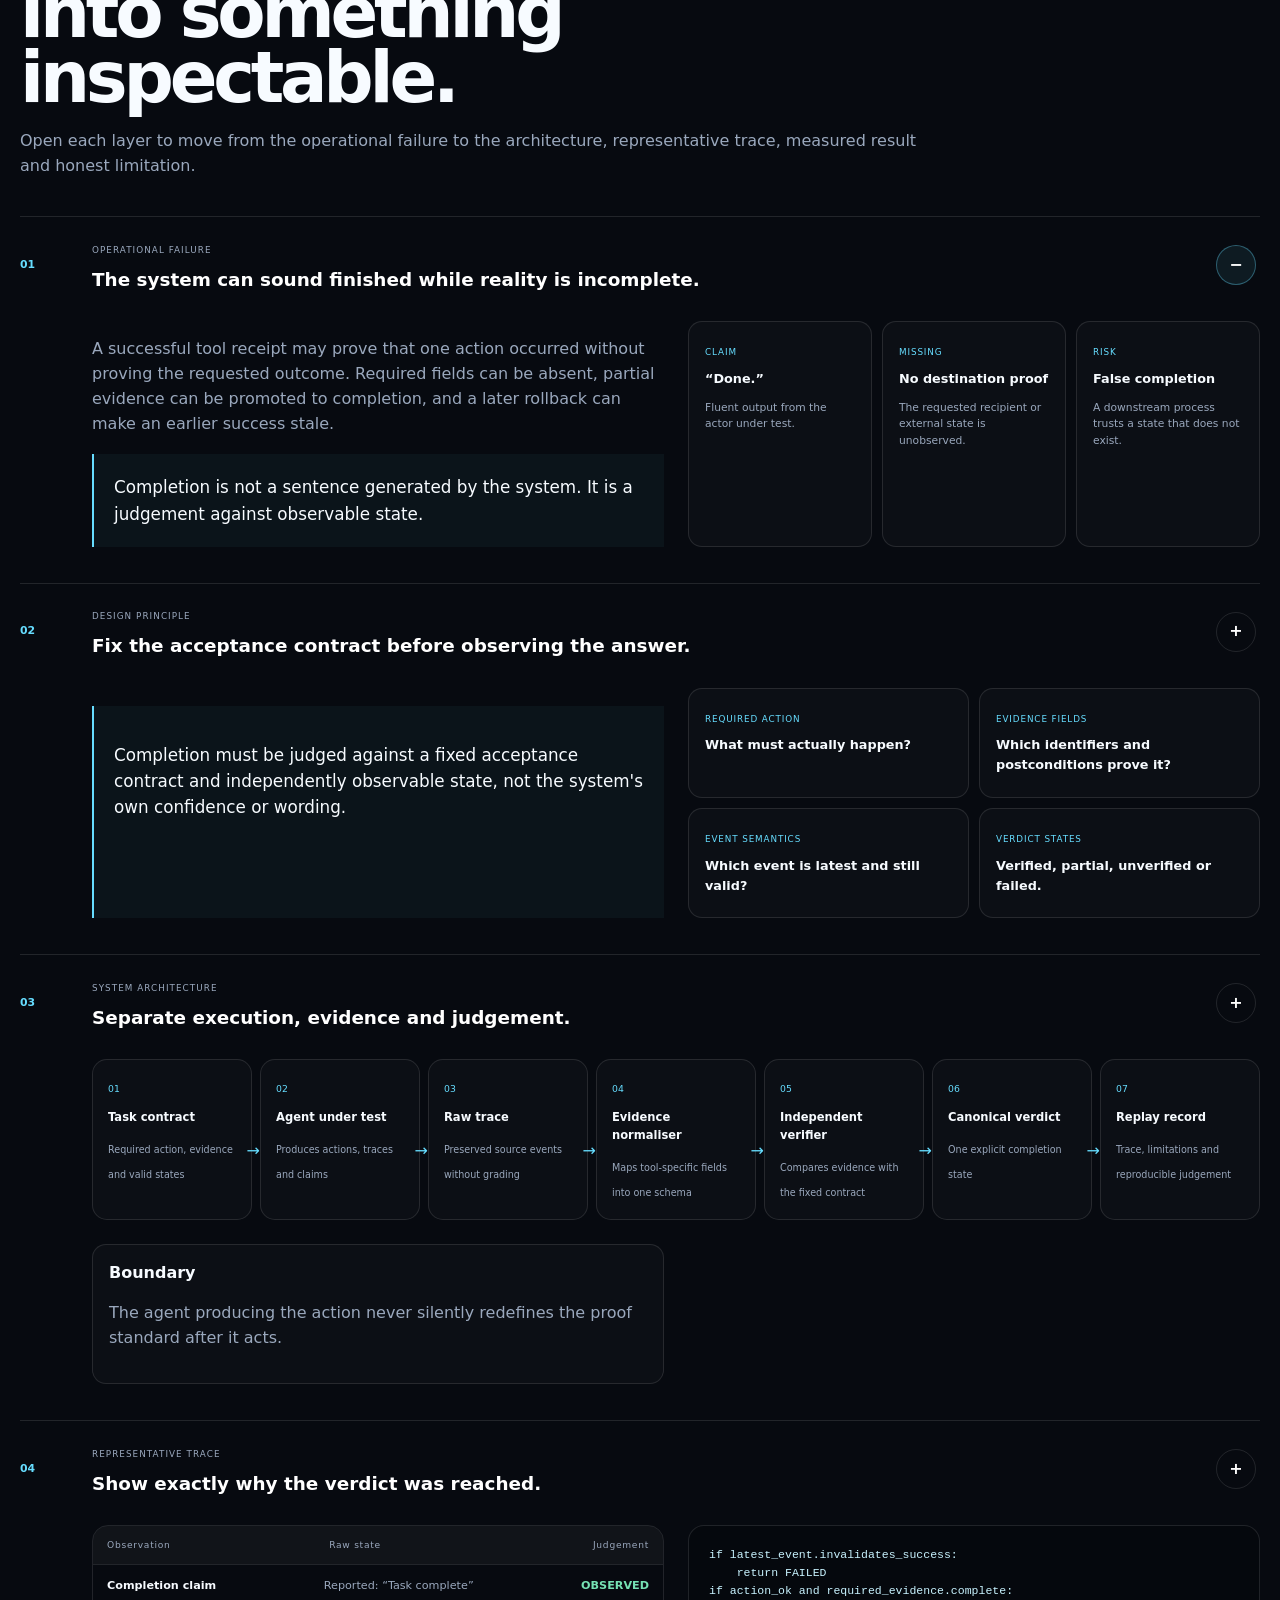
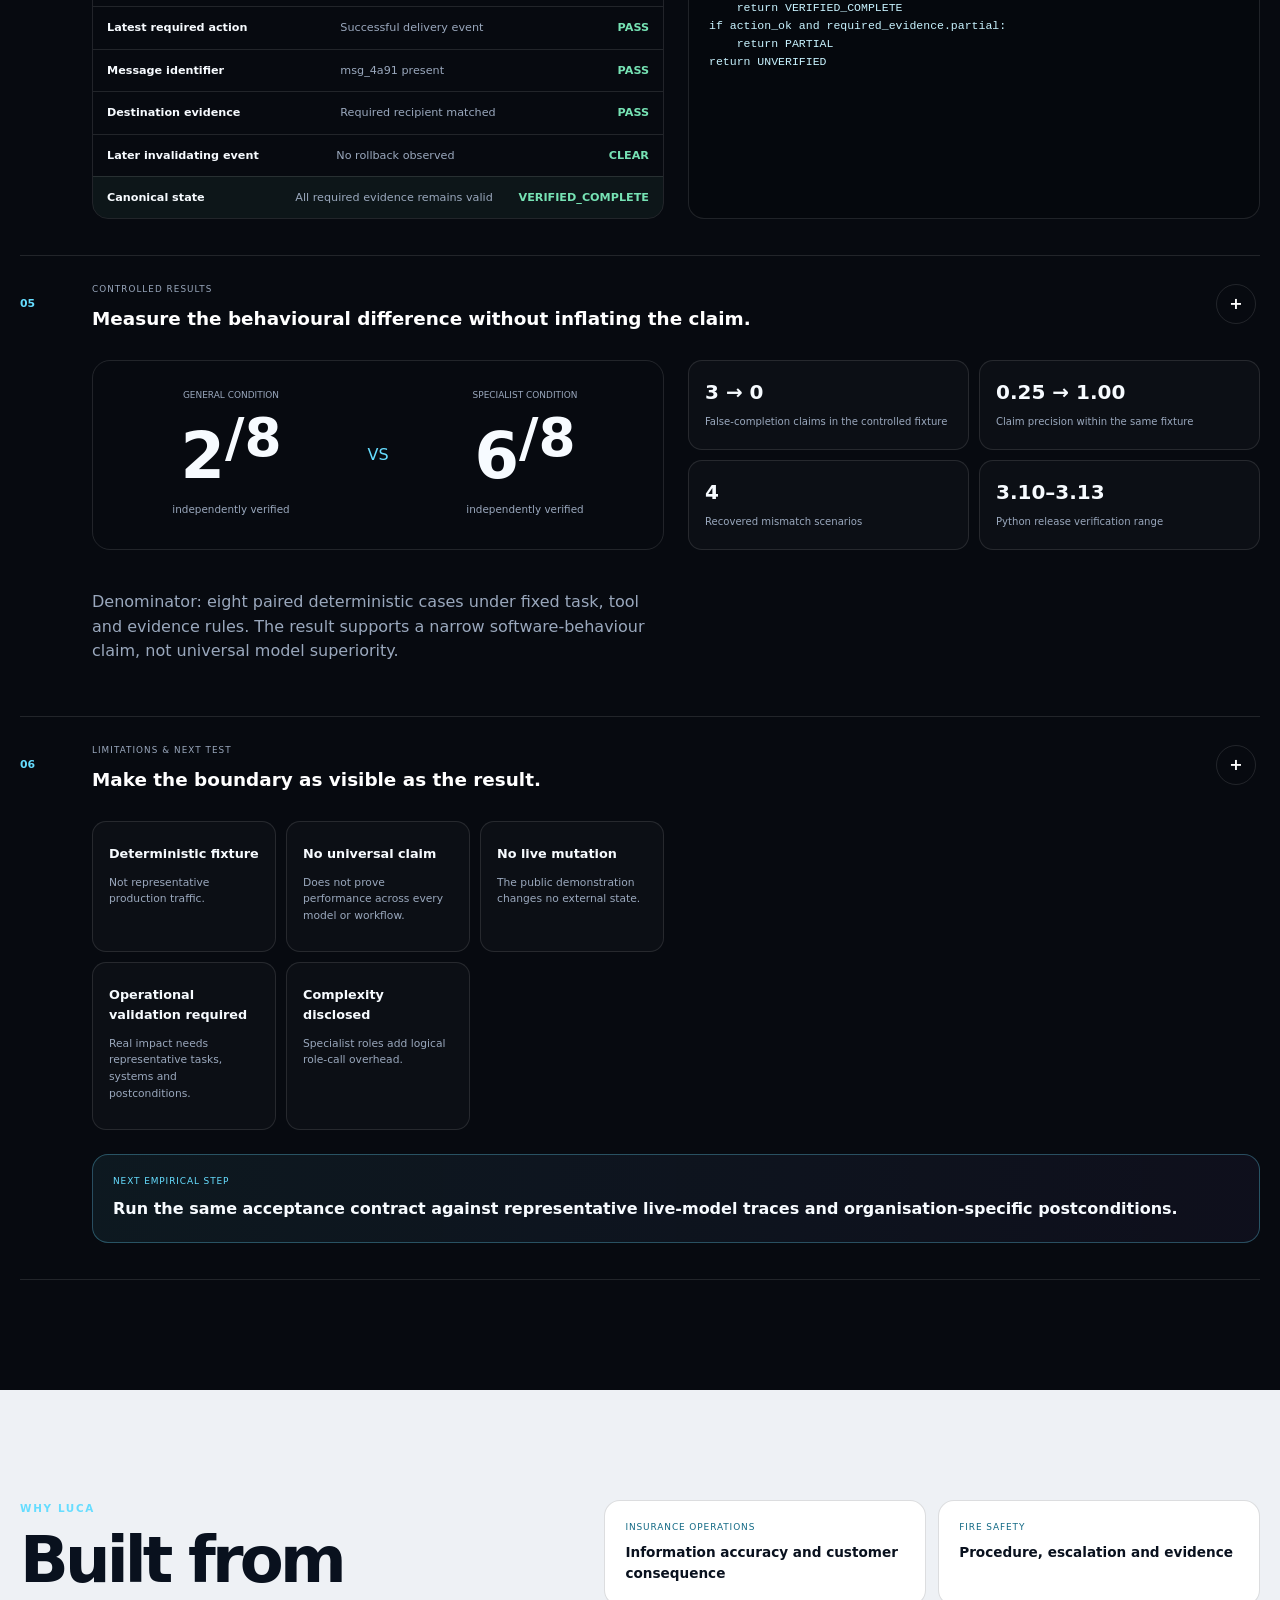
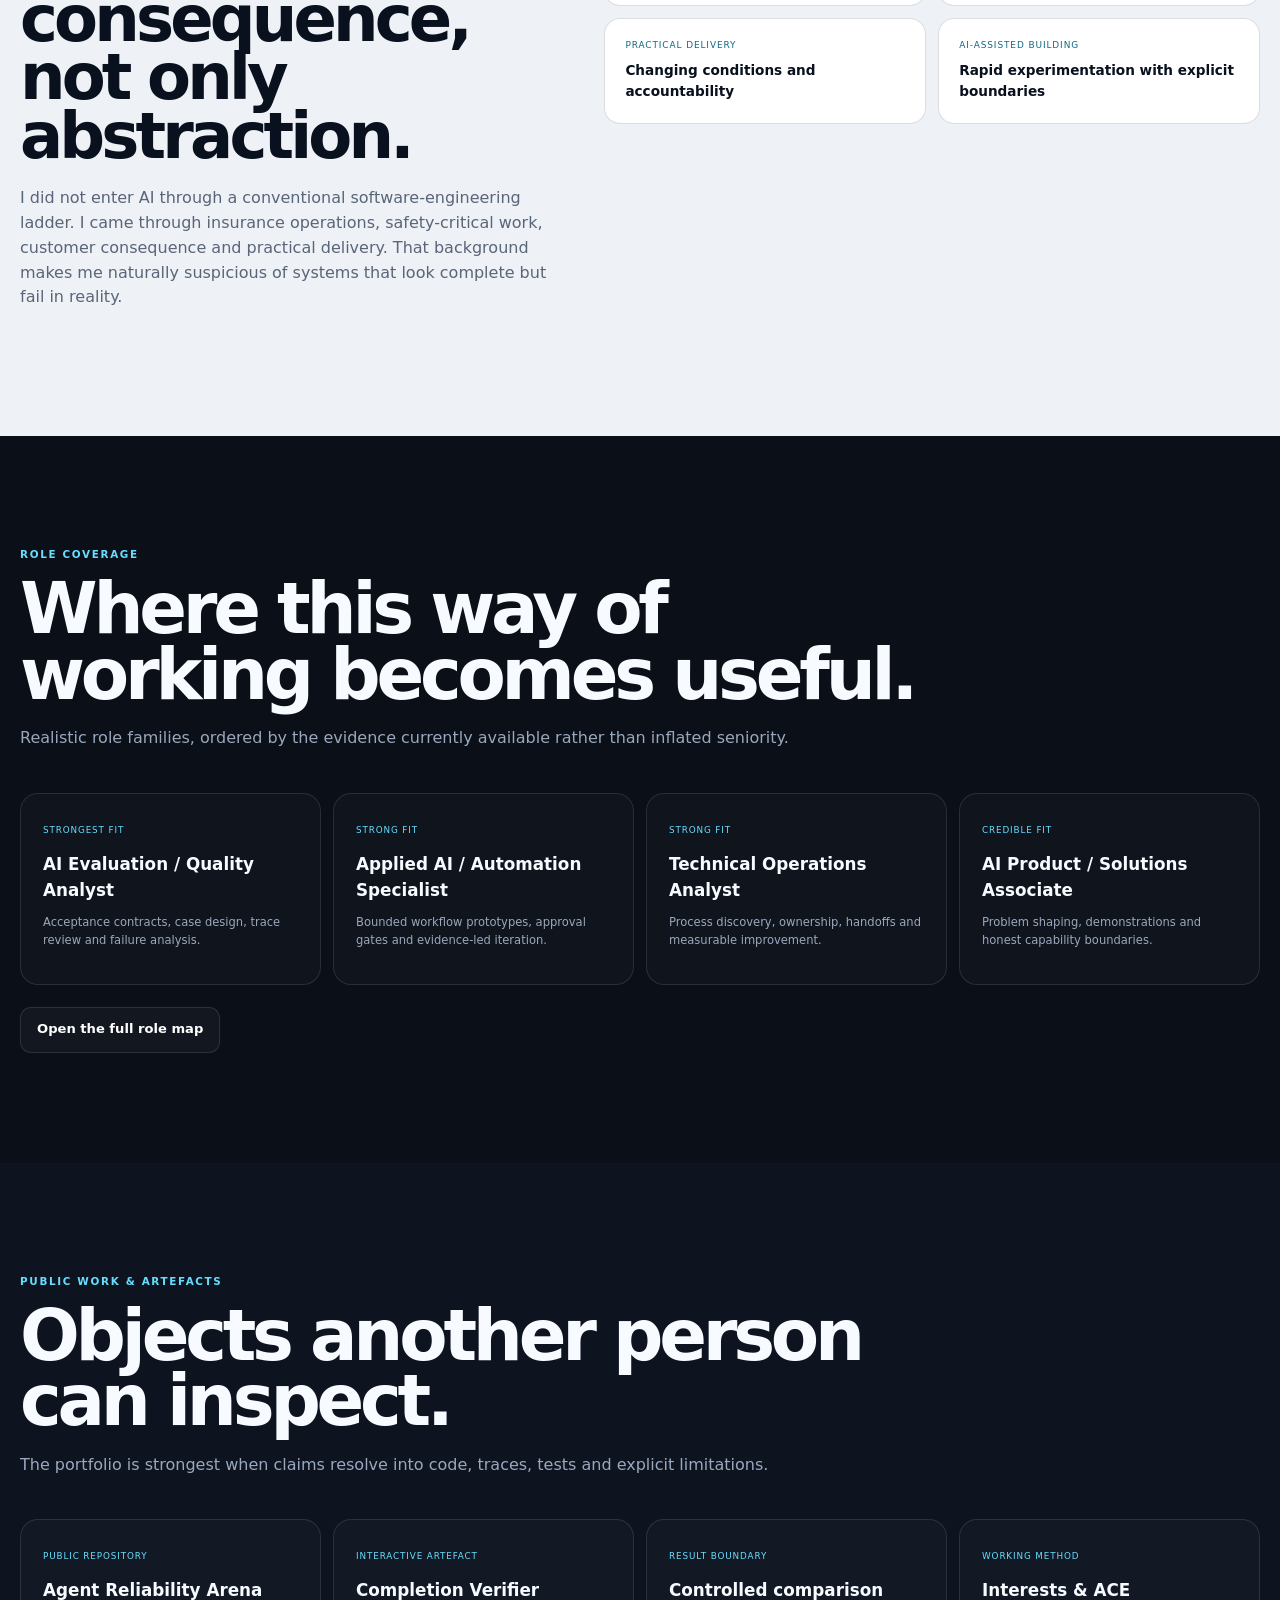
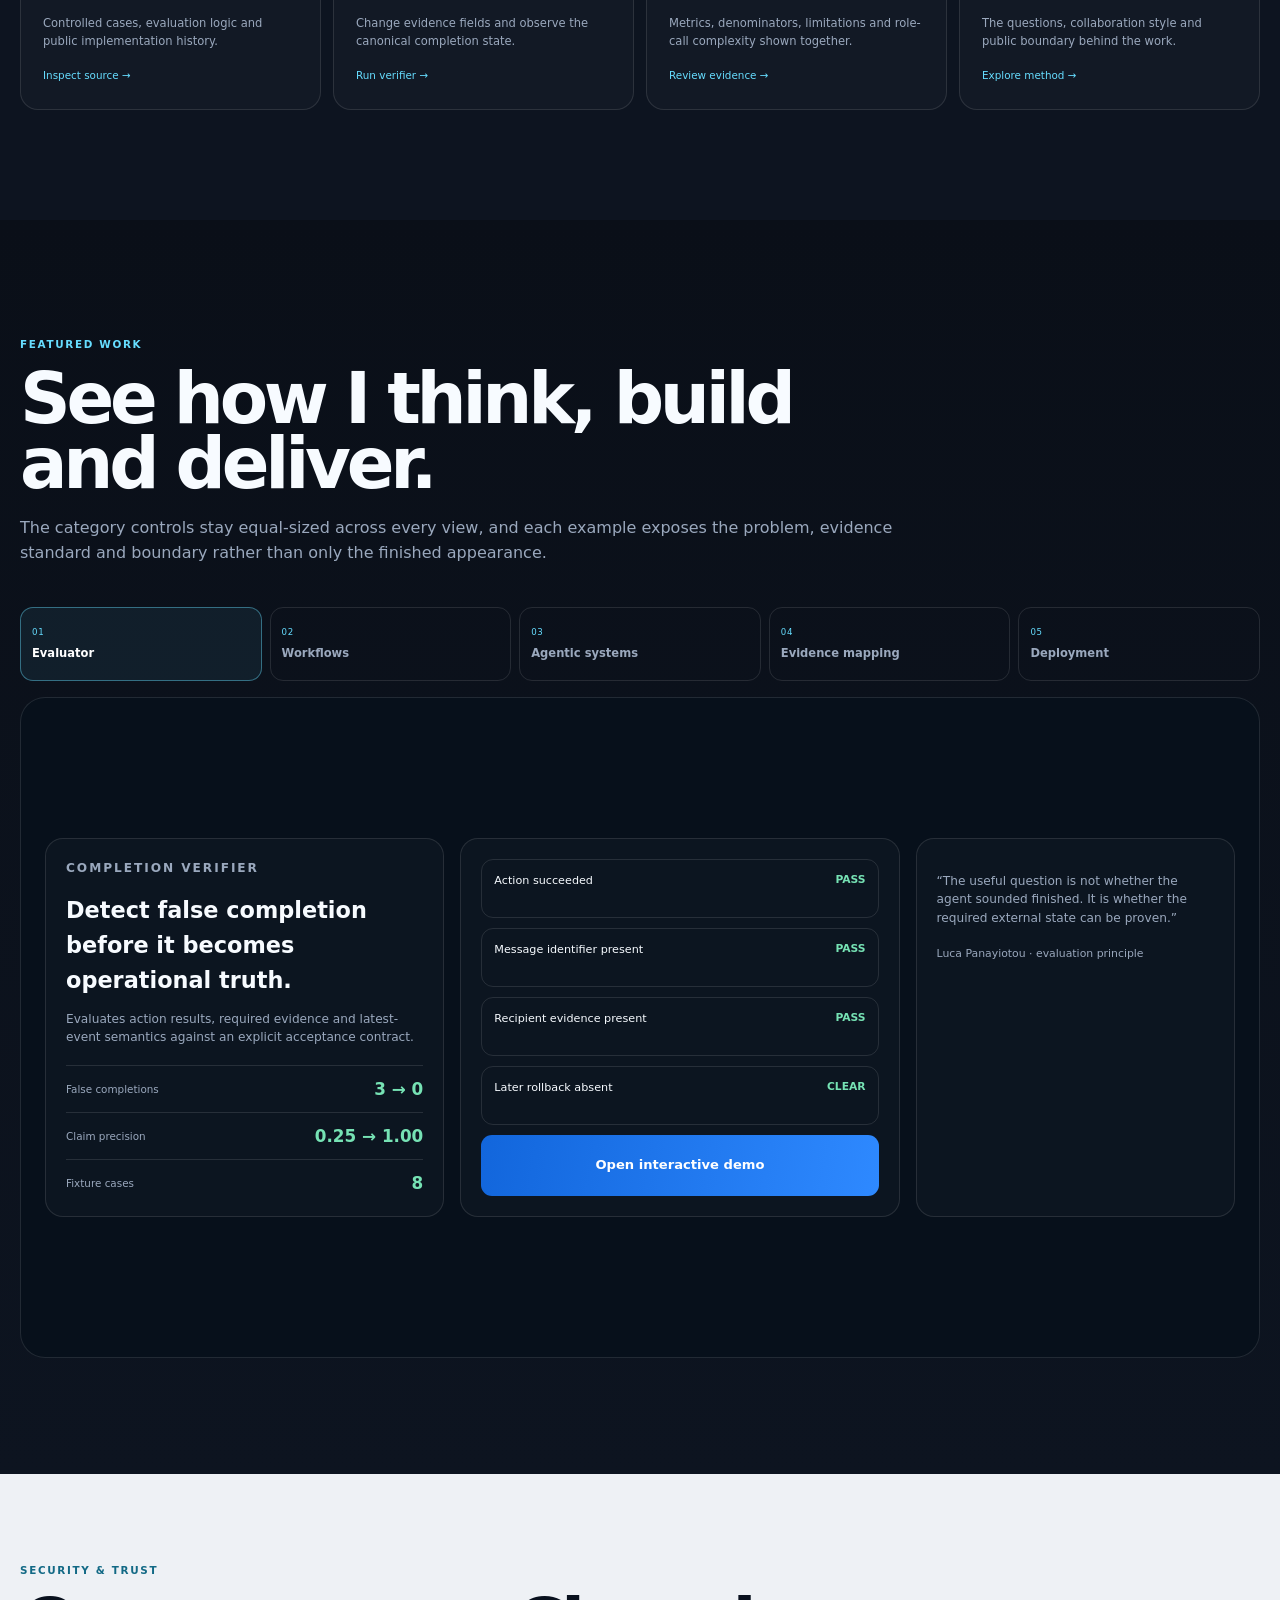
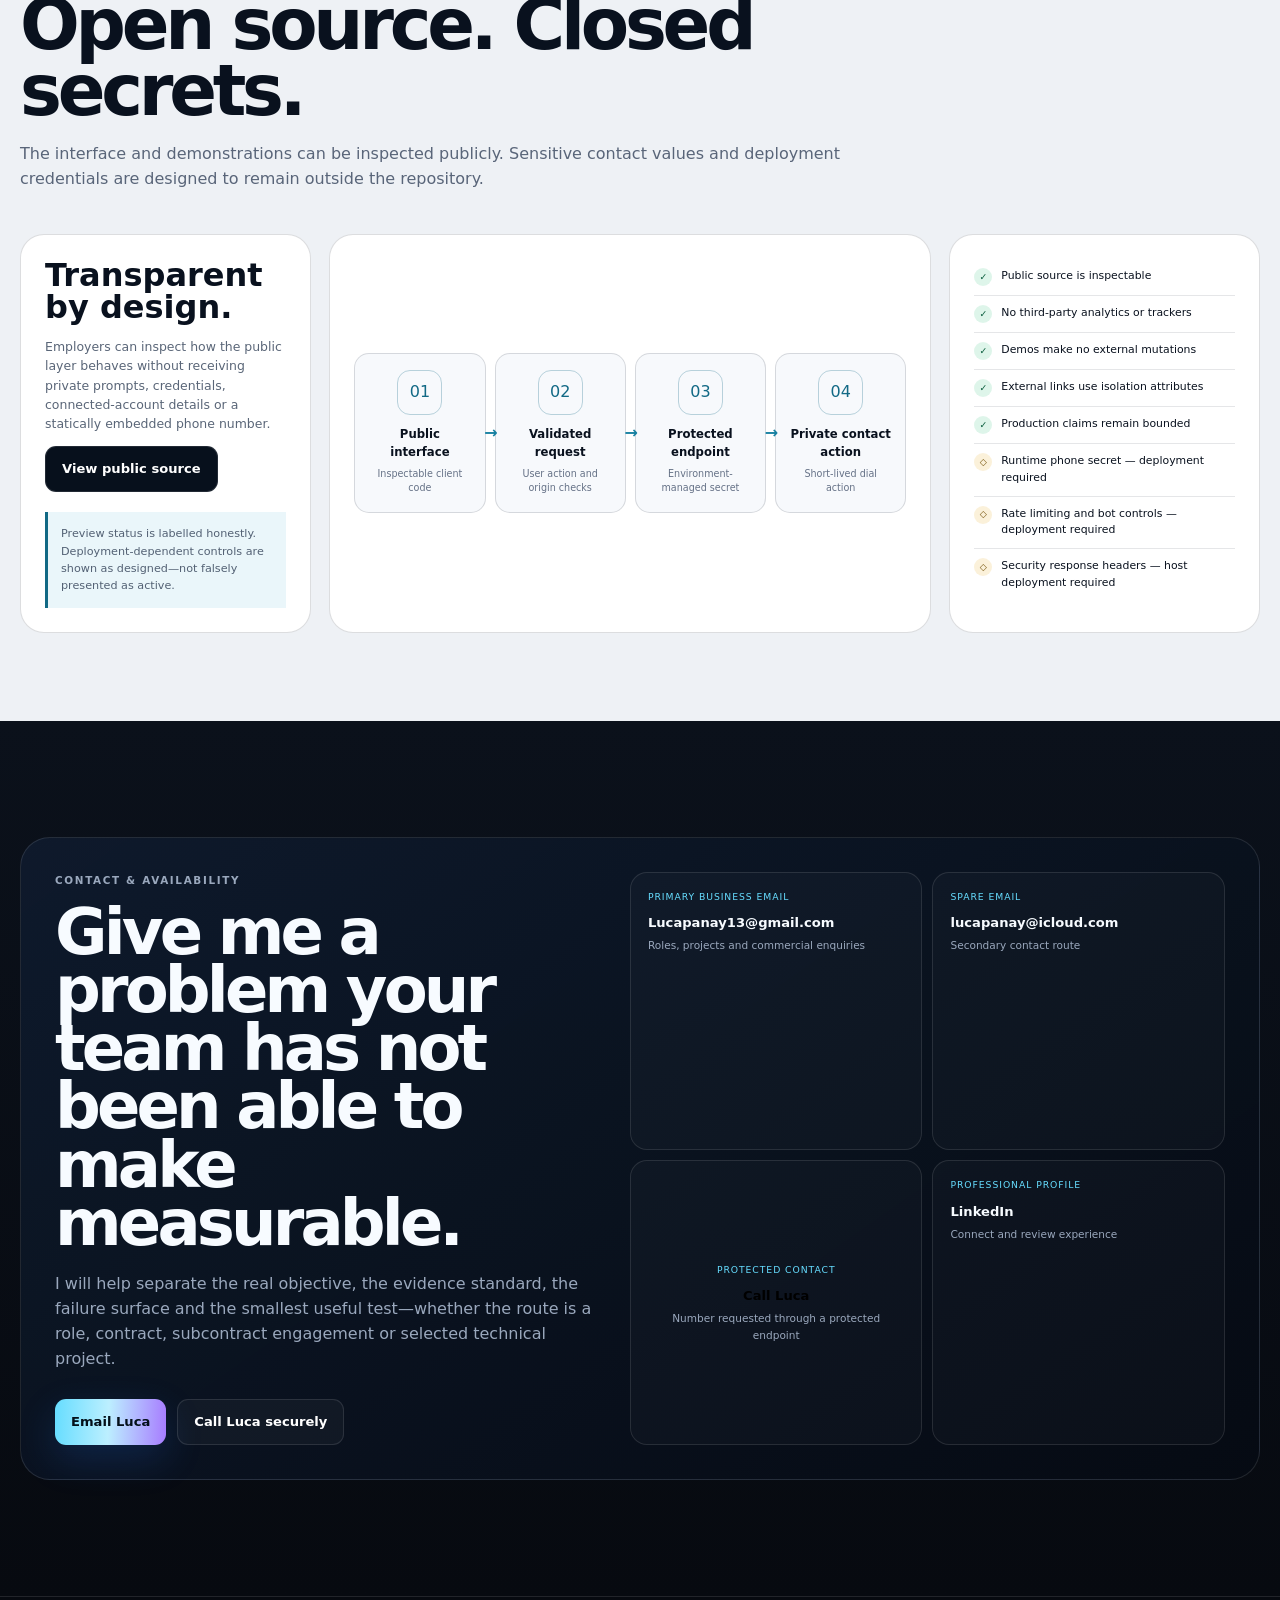
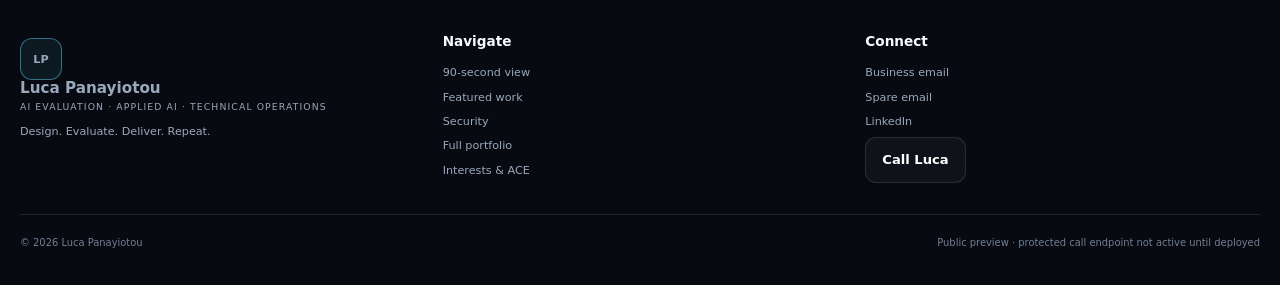
<file: web/cinematic-plus/secure-preview.html>
<!doctype html>
<html lang="en">
<head>
  <meta charset="utf-8">
  <meta name="viewport" content="width=device-width,initial-scale=1">
  <meta name="description" content="Luca Panayiotou — Agentic AI, LLM evaluation, workflow reliability, technical prototyping and technical operations.">
  <meta name="theme-color" content="#070a10">
  <meta name="referrer" content="strict-origin-when-cross-origin">
  <meta property="og:title" content="Luca Panayiotou — AI Evaluation & Technical Systems">
  <meta property="og:description" content="Human-directed AI systems, measurable workflows and evidence-led delivery.">
  <title>Luca Panayiotou — AI Evaluation & Technical Systems</title>
  <link rel="stylesheet" href="secure-preview.css">
  <script src="secure-preview.js" defer></script>
</head>
<body data-call-endpoint="/api/contact/call">
<a class="skip-link" href="#main">Skip to content</a>
<div class="grid-bg" aria-hidden="true"></div>
<header class="site-header" data-header>
  <div class="shell nav">
    <a class="brand" href="#top" aria-label="Luca Panayiotou home">
      <span class="brand-mark" aria-hidden="true">LP</span>
      <span class="brand-copy"><strong>Luca Panayiotou</strong><small>AI evaluation · applied AI · technical operations</small></span>
    </a>
    <button class="menu" type="button" aria-expanded="false" aria-controls="nav-links" data-menu>Menu</button>
    <nav id="nav-links" class="nav-links" aria-label="Primary navigation" data-nav>
      <a href="#skim">90-second view</a>
      <a href="#work">Work</a>
      <a href="#security">Security</a>
      <a href="interests.html">Interests & ACE</a>
      <a href="index.html">Full portfolio</a>
      <a class="nav-cta" href="#contact">Discuss a role or project</a>
    </nav>
  </div>
</header>
<main id="main">
  <section id="top" class="hero">
    <div class="shell hero-grid">
      <div>
        <p class="eyebrow">AI builder · evaluator · problem solver</p>
        <h1>Luca <em>Panayiotou</em></h1>
        <p class="hero-lead">I design, evaluate and deliver reliable AI systems that work in the real world. I combine systems thinking, technical execution and agentic AI to build workflows that are measurable, reviewable and built to scale responsibly.</p>
        <div class="actions">
          <a class="button button-primary" href="#contact">Discuss a role or project</a>
          <button class="button" type="button" data-open-cv>Review capability CV</button>
          <a class="button" href="https://www.linkedin.com/in/luca-panayiotou-64936b256/" target="_blank" rel="noopener noreferrer">View LinkedIn</a>
        </div>
      </div>
      <div class="hero-visual" aria-label="Visual representation of Luca's human-directed AI operating method">
        <div class="system-orbit" aria-hidden="true"><span class="ring one"></span><span class="ring two"></span><span class="ring three"></span><span class="core"></span></div>
        <span class="visual-label a">RESEARCH</span><span class="visual-label b">DESIGN</span><span class="visual-label c">EVALUATE</span><span class="visual-label d">DELIVER</span>
        <div class="visual-status"><article><small>OBJECTIVE</small><strong>Human-owned</strong></article><article><small>AI LEVERAGE</small><strong>High</strong></article><article><small>EVIDENCE</small><strong>Explicit</strong></article><article><small>AUTONOMY</small><strong>Bounded</strong></article></div>
      </div>
    </div>
  </section>

  <div class="trust-strip"><div class="shell trust-grid">
    <article><span class="trust-icon">H</span><div><strong>Human-directed AI</strong><p>AI augments; accountability stays human.</p></div></article>
    <article><span class="trust-icon">E</span><div><strong>Evidence first</strong><p>Claims are bounded by tests and observable state.</p></div></article>
    <article><span class="trust-icon">R</span><div><strong>Real-world ready thinking</strong><p>Built around operations, handoffs and consequence.</p></div></article>
    <article><span class="trust-icon">O</span><div><strong>Open source</strong><p>Inspectable by default; sensitive values stay private.</p></div></article>
  </div></div>

  <section id="skim" class="skim">
    <div class="shell">
      <div class="section-head"><p class="section-index">Luca in 90 seconds</p><h2>Who I am. What I do. What I deliver.</h2><p>A recruiter, technical lead or founder should be able to understand the useful part of this profile without opening every section.</p></div>
      <div class="skim-panel">
        <div class="skim-grid">
          <article class="skim-block"><small>BEST-FIT ROLES</small><h3>Where I can contribute</h3><ul><li>AI Evaluation / Quality Analyst</li><li>Applied AI / Automation Specialist</li><li>Technical Operations Analyst</li><li>AI Product / Solutions Associate</li><li>AI Deployment / Implementation Associate</li></ul></article>
          <article class="skim-block"><small>WHAT I DO BEST</small><h3>Practical capability</h3><ul><li>Design and evaluate agent workflows</li><li>Find failure modes others miss</li><li>Build measurable prototypes</li><li>Translate ambiguity into a testable plan</li><li>Keep human approval and evidence visible</li></ul></article>
          <article class="skim-block"><small>PROOF IN PRACTICE</small><span class="proof-number">3 → 0</span><span class="proof-note">False-completion claims in the controlled specialist fixture</span><span class="proof-number">2/8 → 6/8</span><span class="proof-note">Independently verified outcomes under the same conditions</span></article>
          <article class="skim-block"><small>TECH & METHODS</small><h3>Recognisable language</h3><div class="tags"><span class="tag">Agentic AI</span><span class="tag">LLM Evaluation</span><span class="tag">AI Quality Assurance</span><span class="tag">Human-in-the-Loop</span><span class="tag">Workflow Automation</span><span class="tag">AI Governance</span><span class="tag">Failure-Mode Analysis</span><span class="tag">Acceptance Testing</span><span class="tag">Python</span><span class="tag">JavaScript</span><span class="tag">Git</span><span class="tag">Systems Thinking</span></div></article>
          <article class="skim-block"><small>CURRENTLY AVAILABLE</small><h3>One profile, several routes</h3><ul><li>Full-time AI roles</li><li>Contract or subcontract delivery</li><li>Selected technical projects</li><li>Remote or hybrid opportunities</li><li>UK-based collaboration</li></ul><div class="available"><i></i>Open to relevant conversations</div></article>
        </div>
        <div class="skim-actions">
          <a class="action-card" href="mailto:Lucapanay13@gmail.com"><i>@</i><span><strong>Email — business</strong><span>Lucapanay13@gmail.com</span></span></a>
          <a class="action-card" href="mailto:lucapanay@icloud.com"><i>+</i><span><strong>Email — spare</strong><span>lucapanay@icloud.com</span></span></a>
          <button class="action-card" type="button" data-call-luca><i>⌕</i><span><strong>Call Luca</strong><span>Protected contact action</span></span></button>
          <a class="action-card" href="https://www.linkedin.com/in/luca-panayiotou-64936b256/" target="_blank" rel="noopener noreferrer"><i>in</i><span><strong>LinkedIn</strong><span>Professional profile</span></span></a>
          <a class="action-card" href="index.html"><i>→</i><span><strong>Full portfolio</strong><span>Roles, demos and evidence</span></span></a>
        </div>
      </div>
    </div>
  </section>

  <section id="work" class="featured">
    <div class="shell">
      <div class="section-head"><p class="section-index">Featured work</p><h2>See how I think, build and deliver.</h2><p>The category controls stay equal-sized across every view, and each example exposes the problem, evidence standard and boundary rather than only the finished appearance.</p></div>
      <div class="demo-tabs" role="tablist" aria-label="Featured work categories">
        <button class="demo-tab active" type="button" role="tab" aria-selected="true" data-demo="evaluation"><small>01</small><strong>Evaluator</strong></button>
        <button class="demo-tab" type="button" role="tab" aria-selected="false" data-demo="workflow"><small>02</small><strong>Workflows</strong></button>
        <button class="demo-tab" type="button" role="tab" aria-selected="false" data-demo="agents"><small>03</small><strong>Agentic systems</strong></button>
        <button class="demo-tab" type="button" role="tab" aria-selected="false" data-demo="evidence"><small>04</small><strong>Evidence mapping</strong></button>
        <button class="demo-tab" type="button" role="tab" aria-selected="false" data-demo="delivery"><small>05</small><strong>Deployment</strong></button>
      </div>
      <div class="demo-stage">
        <section class="demo-panel active" data-demo-panel="evaluation"><article class="demo-card"><p class="section-index">Completion Verifier</p><h3>Detect false completion before it becomes operational truth.</h3><p>Evaluates action results, required evidence and latest-event semantics against an explicit acceptance contract.</p><div class="metric-list"><div class="metric"><span>False completions</span><strong>3 → 0</strong></div><div class="metric"><span>Claim precision</span><strong>0.25 → 1.00</strong></div><div class="metric"><span>Fixture cases</span><strong>8</strong></div></div></article><article class="demo-card evidence-box"><div class="evidence-row"><span>Action succeeded</span><b>PASS</b></div><div class="evidence-row"><span>Message identifier present</span><b>PASS</b></div><div class="evidence-row"><span>Recipient evidence present</span><b>PASS</b></div><div class="evidence-row"><span>Later rollback absent</span><b>CLEAR</b></div><a class="button button-blue" href="index.html#lab">Open interactive demo</a></article><article class="demo-card"><p class="quote">“The useful question is not whether the agent sounded finished. It is whether the required external state can be proven.”<cite>Luca Panayiotou · evaluation principle</cite></p></article></section>
        <section class="demo-panel" data-demo-panel="workflow"><article class="demo-card"><p class="section-index">Workflow Architect</p><h3>Map ownership before automating the wrong process.</h3><p>Separates objective, inputs, AI assistance, approval, evidence and recovery.</p></article><article class="demo-card evidence-box"><div class="evidence-row"><span>Objective contract</span><b>OWNER</b></div><div class="evidence-row"><span>State capture</span><b>INPUT</b></div><div class="evidence-row"><span>Approval gate</span><b>CONTROL</b></div><div class="evidence-row"><span>Recovery path</span><b>BOUNDED</b></div><a class="button button-blue" href="index.html#lab">Build a workflow</a></article><article class="demo-card"><p class="quote">“Automation becomes useful after the team can say who owns the outcome, what proves success and what happens after mismatch.”</p></article></section>
        <section class="demo-panel" data-demo-panel="agents"><article class="demo-card"><p class="section-index">Agent System Designer</p><h3>Add roles only where separation improves control.</h3><p>Strategist, operator, verifier and recovery responsibilities remain inspectable.</p></article><article class="demo-card evidence-box"><div class="evidence-row"><span>Authority boundaries</span><b>DEFINED</b></div><div class="evidence-row"><span>Independent verifier</span><b>CANONICAL</b></div><div class="evidence-row"><span>Recovery trigger</span><b>EVIDENCE-LED</b></div><div class="evidence-row"><span>Human risk owner</span><b>FINAL</b></div><a class="button button-blue" href="index.html#lab">Design the system</a></article><article class="demo-card"><p class="quote">“More agents are not automatically better. Complexity has to earn its place.”</p></article></section>
        <section class="demo-panel" data-demo-panel="evidence"><article class="demo-card"><p class="section-index">Evidence Builder</p><h3>Turn an attractive claim into a falsifiable test.</h3><p>Defines measurement, independent observation, fair comparison and a bounded conclusion.</p></article><article class="demo-card evidence-box"><div class="evidence-row"><span>Operational definition</span><b>LOCKED</b></div><div class="evidence-row"><span>Raw trace separation</span><b>ACTIVE</b></div><div class="evidence-row"><span>Falsification rule</span><b>VISIBLE</b></div><div class="evidence-row"><span>Limitations</span><b>DISCLOSED</b></div><a class="button button-blue" href="index.html#lab">Build an evidence contract</a></article><article class="demo-card"><p class="quote">“A proof plan can reveal that evidence is missing. It cannot manufacture the evidence.”</p></article></section>
        <section class="demo-panel" data-demo-panel="delivery"><article class="demo-card"><p class="section-index">Delivery Simulator</p><h3>Convert capability into a sequence another team can use.</h3><p>Moves from discovery to definition, build, test and a named decision.</p></article><article class="demo-card evidence-box"><div class="evidence-row"><span>48-hour diagnostic</span><b>FRAME</b></div><div class="evidence-row"><span>Two-week prototype</span><b>BUILD</b></div><div class="evidence-row"><span>Six-week shadow pilot</span><b>MEASURE</b></div><div class="evidence-row"><span>Scale / stop decision</span><b>DECIDE</b></div><a class="button button-blue" href="index.html#lab">Generate a delivery path</a></article><article class="demo-card"><p class="quote">“The endpoint is not more documentation. It is a better decision with visible evidence.”</p></article></section>
      </div>
    </div>
  </section>

  <section id="security" class="security">
    <div class="shell">
      <div class="section-head"><p class="section-index">Security & trust</p><h2>Open source. Closed secrets.</h2><p>The interface and demonstrations can be inspected publicly. Sensitive contact values and deployment credentials are designed to remain outside the repository.</p></div>
      <div class="security-layout">
        <article class="security-copy"><h3>Transparent by design.</h3><p>Employers can inspect how the public layer behaves without receiving private prompts, credentials, connected-account details or a statically embedded phone number.</p><a class="button button-dark" href="https://github.com/Luca-1304/agent-reliability-arena" target="_blank" rel="noopener noreferrer">View public source</a><div class="security-note">Preview status is labelled honestly. Deployment-dependent controls are shown as designed—not falsely presented as active.</div></article>
        <div class="security-flow" aria-label="Protected contact architecture"><article class="security-step"><i>01</i><strong>Public interface</strong><span>Inspectable client code</span></article><article class="security-step"><i>02</i><strong>Validated request</strong><span>User action and origin checks</span></article><article class="security-step"><i>03</i><strong>Protected endpoint</strong><span>Environment-managed secret</span></article><article class="security-step"><i>04</i><strong>Private contact action</strong><span>Short-lived dial action</span></article></div>
        <aside class="security-status"><ul><li><span class="state active">✓</span>Public source is inspectable</li><li><span class="state active">✓</span>No third-party analytics or trackers</li><li><span class="state active">✓</span>Demos make no external mutations</li><li><span class="state active">✓</span>External links use isolation attributes</li><li><span class="state active">✓</span>Production claims remain bounded</li><li><span class="state designed">◇</span>Runtime phone secret — deployment required</li><li><span class="state designed">◇</span>Rate limiting and bot controls — deployment required</li><li><span class="state designed">◇</span>Security response headers — host deployment required</li></ul></aside>
      </div>
    </div>
  </section>

  <section id="contact" class="contact">
    <div class="shell contact-panel">
      <div class="contact-copy"><p class="section-index">Contact & availability</p><h2>Discuss a role, project or test problem.</h2><p>Open to full-time AI opportunities, contract or subcontract delivery, and selected technical projects where evaluation, reliability, workflow design or structured problem solving matter.</p><div class="actions"><a class="button button-primary" href="mailto:Lucapanay13@gmail.com?subject=Role%20or%20project%20discussion">Email Luca</a><button class="button" type="button" data-call-luca>Call Luca securely</button></div></div>
      <div class="contact-grid"><a class="contact-card" href="mailto:Lucapanay13@gmail.com"><small>PRIMARY BUSINESS EMAIL</small><strong>Lucapanay13@gmail.com</strong><span>Roles, projects and commercial enquiries</span></a><a class="contact-card" href="mailto:lucapanay@icloud.com"><small>SPARE EMAIL</small><strong>lucapanay@icloud.com</strong><span>Secondary contact route</span></a><button class="contact-card" type="button" data-call-luca><small>PROTECTED CONTACT</small><strong>Call Luca</strong><span>Number requested through a protected endpoint</span></button><a class="contact-card" href="https://www.linkedin.com/in/luca-panayiotou-64936b256/" target="_blank" rel="noopener noreferrer"><small>PROFESSIONAL PROFILE</small><strong>LinkedIn</strong><span>Connect and review experience</span></a></div>
    </div>
  </section>
</main>
<footer class="footer"><div class="shell"><div class="footer-grid"><div class="footer-brand"><a class="brand" href="#top"><span class="brand-mark">LP</span><span class="brand-copy"><strong>Luca Panayiotou</strong><small>AI evaluation · applied AI · technical operations</small></span></a><p>Design. Evaluate. Deliver. Repeat.</p></div><nav aria-label="Footer navigation"><h3>Navigate</h3><a href="#skim">90-second view</a><a href="#work">Featured work</a><a href="#security">Security</a><a href="index.html">Full portfolio</a><a href="interests.html">Interests & ACE</a></nav><nav aria-label="Footer contact"><h3>Connect</h3><a href="mailto:Lucapanay13@gmail.com">Business email</a><a href="mailto:lucapanay@icloud.com">Spare email</a><a href="https://www.linkedin.com/in/luca-panayiotou-64936b256/" target="_blank" rel="noopener noreferrer">LinkedIn</a><button class="button" type="button" data-call-luca>Call Luca</button></nav></div><div class="legal"><span>© 2026 Luca Panayiotou</span><span>Public preview · protected call endpoint not active until deployed</span></div></div></footer>

<div class="call-modal" aria-hidden="true" data-call-modal>
  <div class="call-backdrop" data-close-call></div>
  <section class="call-panel" role="dialog" aria-modal="true" aria-labelledby="call-title">
    <button class="close-call" type="button" aria-label="Close call panel" data-close-call>×</button>
    <p class="section-index">Protected contact action</p>
    <h2 id="call-title">Call Luca without publishing the number in source.</h2>
    <p>The public repository contains the interface and request logic, but not the phone value. On a production deployment, the action requests a short-lived dial response from a serverless endpoint backed by an environment secret.</p>
    <div class="call-state" data-call-state>Preview mode: the protected endpoint is not deployed on RawGitHack. Business email and LinkedIn remain available.</div>
    <div class="call-actions"><button class="button button-primary" type="button" data-request-call>Request secure call action</button><a class="button" href="mailto:Lucapanay13@gmail.com">Use business email</a><a class="button" href="https://www.linkedin.com/in/luca-panayiotou-64936b256/" target="_blank" rel="noopener noreferrer">Use LinkedIn</a></div>
  </section>
</div>
</body>
</html>
</file>
<file: portfolio/v3.css>
:root{--ink:#050711;--ink2:#090d18;--panel:rgba(14,21,37,.78);--paper:#f2efe7;--white:#f7fbff;--muted:#9da9bd;--darkmuted:#596579;--cyan:#64dcff;--cyan2:#b5f1ff;--violet:#a77dff;--gold:#f0ca72;--green:#72e2b3;--red:#ff8e95;--line:rgba(255,255,255,.11);--lineDark:rgba(7,13,24,.14);--shadow:0 34px 100px rgba(0,0,0,.35);--radius:26px;--shell:1240px}*{box-sizing:border-box}html{scroll-behavior:smooth}body{margin:0;background:var(--ink);color:var(--white);font-family:Inter,ui-sans-serif,system-ui,-apple-system,BlinkMacSystemFont,"Segoe UI",sans-serif;line-height:1.58;overflow-x:hidden}body:before{content:"";position:fixed;inset:0;z-index:-3;pointer-events:none;background:linear-gradient(rgba(255,255,255,.024) 1px,transparent 1px),linear-gradient(90deg,rgba(255,255,255,.024) 1px,transparent 1px);background-size:52px 52px;mask-image:linear-gradient(#000,transparent 88%)}a{color:inherit}button,input,textarea{font:inherit}button{cursor:pointer}img,svg{display:block;max-width:100%}.shell{width:min(calc(100% - 36px),var(--shell));margin-inline:auto}.skip{position:fixed;left:14px;top:-70px;z-index:1000;background:#fff;color:#000;padding:10px 14px;border-radius:10px}.skip:focus{top:14px}.cursor{position:fixed;width:460px;height:460px;border-radius:50%;pointer-events:none;z-index:-2;transform:translate(-50%,-50%);background:radial-gradient(circle,rgba(100,220,255,.08),rgba(167,125,255,.04) 42%,transparent 72%)}.light{background:var(--paper);color:#08101f}.dark{background:linear-gradient(180deg,var(--ink),#070b15)}.kicker{margin:0 0 17px;font-size:.7rem;letter-spacing:.18em;text-transform:uppercase;font-weight:900;color:var(--cyan)}.light .kicker{color:#107b98}.section-head{max-width:880px;margin-bottom:54px}.section-head h2{font-size:clamp(3rem,6.6vw,6.8rem);line-height:.93;letter-spacing:-.064em;margin:0 0 22px;font-weight:840}.section-head h2 span{color:var(--muted)}.light .section-head h2 span{color:#737d8e}.section-head>p:last-child{font-size:1.08rem;color:var(--muted);max-width:760px}.light .section-head>p:last-child{color:var(--darkmuted)}.reveal{opacity:0;transform:translateY(24px);transition:opacity .72s ease,transform .72s cubic-bezier(.2,.78,.2,1)}.reveal.show{opacity:1;transform:none}.status{display:inline-flex;align-items:center;gap:7px;border:1px solid;border-radius:999px;padding:6px 10px;font-size:.64rem;letter-spacing:.11em;text-transform:uppercase;font-weight:900}.verified{color:var(--green);border-color:rgba(114,226,179,.35);background:rgba(114,226,179,.08)}.prototype{color:var(--gold);border-color:rgba(240,202,114,.35);background:rgba(240,202,114,.08)}.framework{color:var(--violet);border-color:rgba(167,125,255,.35);background:rgba(167,125,255,.08)}.planned{color:var(--muted);border-color:var(--line);background:rgba(255,255,255,.035)}.button{display:inline-flex;align-items:center;justify-content:center;gap:9px;padding:12px 17px;border:1px solid var(--line);border-radius:12px;background:rgba(255,255,255,.035);color:var(--white);font-size:.84rem;font-weight:850;text-decoration:none;transition:.2s}.button:hover,.button:focus{transform:translateY(-2px);border-color:rgba(100,220,255,.48);background:rgba(100,220,255,.08)}.primary{border:0;color:#05101a;background:linear-gradient(92deg,var(--cyan),#a9e9ff 48%,var(--violet));box-shadow:0 16px 40px rgba(100,220,255,.18)}.primary:hover,.primary:focus{background:linear-gradient(92deg,#85e6ff,#c4f3ff 48%,#b99dff);box-shadow:0 19px 48px rgba(100,220,255,.25)}header{position:fixed;inset:0 0 auto;z-index:100;border-bottom:1px solid transparent;transition:.25s}header.scrolled{background:rgba(5,7,17,.84);backdrop-filter:blur(18px) saturate(140%);border-color:var(--line)}.nav{height:78px;display:flex;align-items:center;justify-content:space-between;gap:24px}.brand{display:flex;align-items:center;gap:13px;text-decoration:none}.mark{width:46px;height:46px;border:1px solid rgba(100,220,255,.4);border-radius:15px;display:grid;grid-template-columns:1fr 5px 1fr;place-items:center;background:linear-gradient(145deg,rgba(100,220,255,.12),rgba(167,125,255,.12));box-shadow:0 0 34px rgba(100,220,255,.13);font-size:.78rem;font-weight:900}.mark i{width:1px;height:24px;background:linear-gradient(var(--cyan),var(--violet));transform:rotate(18deg)}.brand-copy{display:flex;flex-direction:column;line-height:1.12}.brand-copy strong{font-size:.95rem}.brand-copy small{margin-top:4px;font-size:.62rem;color:var(--muted);text-transform:uppercase;letter-spacing:.13em}nav{display:flex;align-items:center;gap:20px}nav a{text-decoration:none;color:var(--muted);font-size:.8rem}nav a:hover,nav a:focus{color:var(--white)}.nav-button,.menu{border:1px solid rgba(100,220,255,.34);background:rgba(100,220,255,.07);color:var(--white);border-radius:11px;padding:10px 13px;font-size:.78rem;font-weight:850}.menu{display:none}.hero{position:relative;min-height:100vh;padding:140px 0 76px;overflow:hidden}.aurora{position:absolute;inset:-20% -12% auto;height:90%;pointer-events:none;background:radial-gradient(ellipse at 22% 34%,rgba(100,220,255,.2),transparent 37%),radial-gradient(ellipse at 80% 31%,rgba(167,125,255,.17),transparent 37%),radial-gradient(ellipse at 55% 76%,rgba(240,202,114,.07),transparent 28%);filter:blur(9px)}.hero-grid{position:relative;display:grid;grid-template-columns:1.08fr .92fr;gap:72px;align-items:center}.hero-role{font-size:.72rem;letter-spacing:.16em;text-transform:uppercase;color:var(--cyan);font-weight:900;margin:0 0 20px}.hero h1{font-size:clamp(4.2rem,8.1vw,8.6rem);line-height:.84;letter-spacing:-.078em;margin:0 0 30px;font-weight:850;max-width:880px}.hero h1 em{font-style:normal;background:linear-gradient(90deg,var(--cyan),var(--cyan2) 35%,var(--violet) 72%,var(--gold));-webkit-background-clip:text;background-clip:text;color:transparent}.hero-lead{font-size:1.14rem;color:#adb8cb;max-width:735px;margin:0}.hero-actions{display:flex;flex-wrap:wrap;gap:12px;margin-top:30px}.proof-rail{display:grid;grid-template-columns:repeat(4,1fr);gap:9px;margin-top:42px;max-width:780px}.proof-rail div{padding:14px 12px;border-top:1px solid var(--line)}.proof-rail strong{display:block;font-size:1.4rem;letter-spacing:-.04em}.proof-rail span{display:block;color:var(--muted);font-size:.68rem;line-height:1.35;margin-top:3px}.hero-stage{position:relative;min-height:630px;border:1px solid var(--line);border-radius:42px;background:linear-gradient(180deg,rgba(15,22,39,.86),rgba(7,11,21,.88));box-shadow:var(--shadow);overflow:hidden;backdrop-filter:blur(20px)}.stage-grid{position:absolute;inset:0;background-image:linear-gradient(rgba(100,220,255,.05) 1px,transparent 1px),linear-gradient(90deg,rgba(100,220,255,.05) 1px,transparent 1px);background-size:40px 40px;mask-image:radial-gradient(circle at 50% 48%,#000 42%,transparent 89%)}.orbit{position:absolute;left:50%;top:47%;transform:translate(-50%,-50%);border:1px solid rgba(100,220,255,.18);border-radius:50%;animation:spin 28s linear infinite}.orbit.one{width:440px;height:440px}.orbit.two{width:300px;height:300px;border-style:dashed;animation-direction:reverse;animation-duration:21s}@keyframes spin{to{transform:translate(-50%,-50%) rotate(360deg)}}.core{position:absolute;left:50%;top:47%;transform:translate(-50%,-50%);width:216px;height:216px;border-radius:50%;display:grid;place-content:center;text-align:center;padding:24px;background:radial-gradient(circle at 35% 30%,rgba(100,220,255,.32),rgba(11,17,31,.97) 68%);border:1px solid rgba(100,220,255,.55);box-shadow:0 0 86px rgba(100,220,255,.2)}.core:after{content:"";position:absolute;inset:-1px;border:1px solid rgba(100,220,255,.4);border-radius:50%;animation:pulse 2.8s ease-out infinite}@keyframes pulse{from{transform:scale(.92);opacity:.7}to{transform:scale(1.45);opacity:0}}.core small{font-size:.6rem;letter-spacing:.15em;color:var(--cyan);font-weight:900}.core strong{font-size:1.05rem;line-height:1.2;margin-top:8px}.core p{font-size:.68rem;color:var(--muted);margin:8px 0 0}.stage-node{position:absolute;width:154px;padding:13px 14px;border:1px solid var(--line);border-radius:16px;background:rgba(9,16,29,.91);color:var(--white);text-align:left;transition:.2s}.stage-node:hover,.stage-node:focus,.stage-node.active{transform:translateY(-3px);border-color:rgba(100,220,255,.5);box-shadow:0 14px 34px rgba(0,0,0,.28)}.stage-node b{display:block;font-size:.85rem}.stage-node span{display:block;color:var(--muted);font-size:.67rem;line-height:1.35;margin-top:3px}.human{left:6%;top:13%}.ai{right:6%;top:13%}.tools{right:5%;bottom:18%}.verify{left:5%;bottom:18%}.stage-detail{position:absolute;left:50%;bottom:26px;transform:translateX(-50%);width:min(84%,485px);padding:12px 16px;border:1px solid var(--line);border-radius:13px;background:rgba(5,9,18,.8);color:var(--muted);font-size:.72rem;text-align:center}.signal{position:absolute;left:0;right:0;bottom:0;height:54px;border-top:1px solid var(--line);display:flex;align-items:center;justify-content:center;gap:18px;color:#778399;font-size:.59rem;letter-spacing:.18em;font-weight:900}.signal i{height:1px;width:42px;background:linear-gradient(90deg,var(--cyan),transparent)}section{padding:126px 0}.hiring{background:linear-gradient(180deg,#080d19,#0b1020)}.hiring-grid{display:grid;grid-template-columns:.86fr 1.14fr;gap:32px;align-items:start}.hiring-statement{position:sticky;top:112px}.hiring-statement h2{font-size:clamp(3rem,5.6vw,5.9rem);line-height:.95;letter-spacing:-.06em;margin:0 0 22px}.hiring-statement p{color:var(--muted);font-size:1.05rem}.fit-list{border-top:1px solid var(--line)}.fit-row{display:grid;grid-template-columns:62px 1fr 220px;gap:22px;align-items:start;padding:25px 0;border-bottom:1px solid var(--line)}.fit-row>span{color:var(--cyan);font-size:.75rem;font-weight:900}.fit-row h3{margin:0;font-size:1.2rem}.fit-row p{margin:7px 0 0;color:var(--muted);font-size:.84rem}.fit-row b{color:var(--gold);font-size:.71rem;text-transform:uppercase;letter-spacing:.1em;text-align:right}.verifier-section{background:var(--paper);color:#08101f}.verifier-grid{display:grid;grid-template-columns:.84fr 1.16fr;gap:24px;align-items:stretch}.verifier-copy{padding:34px;border:1px solid var(--lineDark);border-radius:var(--radius);background:rgba(255,255,255,.48)}.verifier-copy h3{font-size:2.4rem;line-height:1;letter-spacing:-.045em;margin:18px 0}.verifier-copy p{color:var(--darkmuted)}.preset-row{display:flex;flex-wrap:wrap;gap:8px;margin:24px 0}.preset-row button{border:1px solid var(--lineDark);background:transparent;border-radius:999px;padding:8px 11px;color:#344054;font-size:.72rem}.preset-row button:hover,.preset-row button.active{background:#07101f;color:#fff;border-color:#07101f}.verifier-form{display:grid;gap:12px}.toggle{display:flex;align-items:center;justify-content:space-between;gap:20px;border-top:1px solid var(--lineDark);padding-top:13px}.toggle span{font-size:.83rem;color:#2e394c}.toggle input{width:20px;height:20px;accent-color:#0d88a8}.verifier-console{padding:28px;border-radius:var(--radius);background:#07101d;color:var(--white);box-shadow:var(--shadow);display:grid;grid-template-rows:auto auto 1fr;gap:18px}.console-top{display:flex;justify-content:space-between;align-items:center;border-bottom:1px solid var(--line);padding-bottom:15px}.console-top span{font-size:.67rem;letter-spacing:.15em;color:var(--muted);font-weight:900}.console-status{font-size:.7rem;padding:6px 10px;border:1px solid var(--line);border-radius:999px}.console-result{display:grid;grid-template-columns:1fr auto;gap:20px;align-items:center}.console-result h3{font-size:clamp(2.3rem,5vw,4.8rem);letter-spacing:-.06em;line-height:.9;margin:0}.console-result p{color:var(--muted);max-width:620px;margin:11px 0 0}.result-light{width:68px;height:68px;border-radius:50%;background:radial-gradient(circle,var(--green),rgba(114,226,179,.08) 50%,transparent 72%);box-shadow:0 0 50px rgba(114,226,179,.35)}.trace{list-style:none;margin:0;padding:0}.trace li{display:grid;grid-template-columns:58px 1fr auto;gap:15px;align-items:start;padding:13px 0;border-top:1px solid var(--line)}.trace li i{font-style:normal;color:var(--cyan);font-size:.68rem;font-weight:900}.trace li strong{font-size:.82rem}.trace li p{margin:3px 0 0;color:var(--muted);font-size:.72rem}.trace li b{font-size:.62rem;letter-spacing:.1em}.proof-section{background:#090e1a}.results-grid{display:grid;grid-template-columns:1.08fr .92fr;gap:20px}.versus{border:1px solid var(--line);border-radius:32px;padding:34px;background:linear-gradient(180deg,rgba(18,27,45,.9),rgba(9,15,28,.9));box-shadow:var(--shadow)}.versus-top{display:grid;grid-template-columns:1fr 80px 1fr;align-items:center;gap:12px}.versus-top>div{text-align:center}.versus-top small{display:block;color:var(--muted);letter-spacing:.12em;font-size:.62rem;font-weight:900}.versus-top strong{display:block;font-size:clamp(4rem,8vw,7rem);line-height:.9;letter-spacing:-.07em;margin:12px 0}.versus-top span{font-size:.72rem;color:var(--muted)}.versus-top i{width:54px;height:54px;border:1px solid var(--line);border-radius:50%;display:grid;place-items:center;font-style:normal;color:var(--cyan);font-size:.7rem;margin:auto}.versus>p{color:var(--muted);font-size:.86rem;margin:26px 0 0;border-top:1px solid var(--line);padding-top:20px}.metric-stack{display:grid;grid-template-columns:1fr 1fr;gap:12px}.metric{border:1px solid var(--line);border-radius:20px;padding:21px;background:rgba(255,255,255,.03)}.metric strong{display:block;font-size:2.1rem;letter-spacing:-.05em}.metric span{display:block;color:var(--cyan);font-size:.68rem;text-transform:uppercase;letter-spacing:.1em;font-weight:900;margin-top:5px}.metric p{font-size:.72rem;color:var(--muted);margin:8px 0 0}.boundaries{display:grid;grid-template-columns:repeat(3,1fr);gap:12px;margin-top:20px}.boundaries div{border-top:1px solid var(--line);padding:18px 0}.boundaries b{font-size:.66rem;letter-spacing:.12em}.boundaries div:nth-child(1) b{color:var(--green)}.boundaries div:nth-child(2) b{color:var(--gold)}.boundaries div:nth-child(3) b{color:var(--red)}.boundaries p{color:var(--muted);font-size:.75rem;margin:8px 0 0}.model{background:linear-gradient(180deg,#0a0f1c,#070b14)}.model-board{display:grid;grid-template-columns:1fr 90px 1fr;gap:17px}.role{border:1px solid var(--line);border-radius:30px;padding:29px;background:linear-gradient(180deg,rgba(18,28,47,.88),rgba(9,15,28,.9));box-shadow:var(--shadow)}.role.human-role{border-color:rgba(240,202,114,.22)}.role.ai-role{border-color:rgba(100,220,255,.24)}.role-head{display:flex;justify-content:space-between;align-items:end;border-bottom:1px solid var(--line);padding-bottom:19px}.role-head span{font-size:.62rem;letter-spacing:.15em;color:var(--muted);font-weight:900}.role-head b{font-size:2.05rem;letter-spacing:-.05em}.human-role .role-head b{color:var(--gold)}.ai-role .role-head b{color:var(--cyan)}.role ul{list-style:none;padding:0;margin:10px 0 0}.role li{padding:16px 0;border-bottom:1px solid rgba(255,255,255,.07)}.role li:last-child{border:0}.role strong{display:block;font-size:.88rem}.role li span{display:block;color:var(--muted);font-size:.76rem;margin-top:4px}.axis{display:flex;flex-direction:column;align-items:center;justify-content:center;color:var(--muted)}.axis span{width:50px;height:50px;border:1px solid rgba(100,220,255,.42);border-radius:50%;display:grid;place-items:center;color:var(--cyan);font-size:1.35rem}.axis i{width:1px;height:76px;background:linear-gradient(transparent,rgba(100,220,255,.45),transparent)}.axis small{writing-mode:vertical-rl;text-transform:uppercase;letter-spacing:.12em;font-size:.56rem}.capabilities{margin-top:30px;border:1px solid var(--line);border-radius:27px;padding:25px;background:rgba(255,255,255,.025)}.cap-tabs{display:flex;flex-wrap:wrap;gap:8px}.cap-tabs button{border:1px solid var(--line);border-radius:999px;padding:8px 12px;background:transparent;color:var(--muted);font-size:.72rem}.cap-tabs button:hover,.cap-tabs button.active{color:#fff;border-color:rgba(100,220,255,.48);background:rgba(100,220,255,.08)}.cap-detail{margin-top:18px;padding-top:18px;border-top:1px solid var(--line);display:grid;grid-template-columns:250px 1fr;gap:20px}.cap-detail strong{font-size:1.1rem}.cap-detail p{margin:0;color:var(--muted);font-size:.82rem}.projects{background:var(--paper);color:#08101f}.project{display:grid;grid-template-columns:1.02fr .98fr;gap:25px;align-items:center;padding:42px 0;border-top:1px solid var(--lineDark)}.project:first-of-type{border-top:0}.project:nth-child(even) .project-copy{order:2}.project-meta{display:flex;justify-content:space-between;align-items:center;color:#667185;font-size:.63rem;letter-spacing:.12em;font-weight:900}.project-copy h3{font-size:clamp(2.8rem,5vw,5.4rem);line-height:.93;letter-spacing:-.06em;margin:18px 0}.project-copy>p{color:var(--darkmuted);font-size:.92rem}.project-points{padding-left:18px;color:#354154;font-size:.8rem}.project-points li{margin:8px 0}.project-links{display:flex;flex-wrap:wrap;gap:10px;margin-top:24px}.projects .button{color:#07101f;border-color:var(--lineDark)}.projects .primary{color:#06101a}.project-visual{min-height:460px;border-radius:30px;background:#08101e;color:#fff;padding:28px;box-shadow:var(--shadow);position:relative;overflow:hidden}.project-visual:before{content:"";position:absolute;inset:0;background:radial-gradient(circle at 20% 20%,rgba(100,220,255,.13),transparent 33%),radial-gradient(circle at 85% 80%,rgba(167,125,255,.11),transparent 35%);pointer-events:none}.flow-box{position:relative;display:grid;gap:12px}.flow-box>div{border:1px solid var(--line);border-radius:16px;padding:14px;background:rgba(255,255,255,.035)}.flow-box small{display:block;color:var(--cyan);font-size:.61rem;letter-spacing:.1em}.flow-box b{font-size:.82rem}.flow-arrow{text-align:center;color:var(--cyan);font-weight:900}.arena-view{position:relative}.arena-head{display:grid;grid-template-columns:1fr 140px 1fr;gap:10px;align-items:center;color:var(--muted);font-size:.66rem;letter-spacing:.1em;text-align:center}.arena-head i{font-style:normal}.arena-columns{display:grid;grid-template-columns:1fr 1fr;gap:14px;margin-top:20px}.arena-columns>div{border:1px solid var(--line);border-radius:18px;padding:19px;background:rgba(255,255,255,.035);min-height:290px}.arena-columns b,.arena-columns small,.arena-columns em{display:block}.arena-columns small{color:var(--muted);font-size:.68rem;margin-top:5px}.arena-columns em{font-style:normal;font-size:1.7rem;color:var(--gold);margin-top:45px}.specialists span{display:block;border:1px solid rgba(100,220,255,.22);border-radius:999px;padding:7px 10px;margin:7px 0;font-size:.7rem}.specialists em{color:var(--cyan);margin-top:16px}.arena-foot{position:relative;margin-top:15px;border-top:1px solid var(--line);padding-top:14px;color:var(--muted);font-size:.68rem;text-align:center}.evidence-room{background:#080d18}.doc-grid{display:grid;grid-template-columns:1fr 1fr;gap:18px}.doc-group{border:1px solid var(--line);border-radius:26px;padding:26px;background:linear-gradient(180deg,rgba(18,27,45,.82),rgba(8,13,24,.88))}.doc-group h3{font-size:1.45rem;margin:5px 0 18px}.doc-links{display:grid}.doc-links a{display:grid;grid-template-columns:42px 1fr auto;gap:13px;align-items:center;padding:14px 0;border-top:1px solid var(--line);text-decoration:none}.doc-links a:first-child{border-top:0}.doc-links i{font-style:normal;color:var(--cyan);font-size:.67rem;font-weight:900}.doc-links strong{font-size:.82rem}.doc-links span{color:var(--muted);font-size:.68rem}.doc-links b{color:var(--gold);font-size:.68rem}.decisions{margin-top:22px;border-top:1px solid var(--line)}.decision{display:grid;grid-template-columns:180px 1fr 1fr;gap:22px;padding:22px 0;border-bottom:1px solid var(--line)}.decision>span{color:var(--cyan);font-size:.68rem;letter-spacing:.1em;font-weight:900}.decision h4{margin:0;font-size:.93rem}.decision p{margin:0;color:var(--muted);font-size:.76rem}.nexus{background:linear-gradient(180deg,#060914,#090e1b)}.nexus-grid{display:grid;grid-template-columns:.86fr 1.14fr;gap:50px;align-items:center}.nexus-copy h2{font-size:clamp(3.1rem,5.8vw,6.2rem);line-height:.94;letter-spacing:-.06em;margin:0 0 22px}.nexus-copy>p{color:var(--muted)}.nexus-tabs{display:flex;flex-wrap:wrap;gap:8px;margin:24px 0}.nexus-tabs button{border:1px solid var(--line);border-radius:999px;background:transparent;color:var(--muted);padding:8px 12px;font-size:.71rem}.nexus-tabs button.active,.nexus-tabs button:hover{color:#fff;border-color:rgba(100,220,255,.47);background:rgba(100,220,255,.08)}.nexus-detail{padding:21px;border:1px solid var(--line);border-radius:18px;background:rgba(255,255,255,.03)}.nexus-detail h3{margin:0 0 8px}.nexus-detail p,.nexus-detail li{color:var(--muted);font-size:.78rem}.nexus-canvas{border:1px solid var(--line);border-radius:36px;padding:18px;background:radial-gradient(circle at center,rgba(100,220,255,.08),transparent 62%),rgba(255,255,255,.02);box-shadow:var(--shadow)}.nexus-canvas svg{width:100%}.ring{fill:none;stroke:rgba(100,220,255,.17);stroke-width:1}.nline line{stroke:url(#lg);stroke-width:1.2}.ncore text,.nnode text{fill:#f7fbff;text-anchor:middle;font-size:17px;font-weight:850;letter-spacing:.03em}.ncore .caption,.nnode .caption{fill:#8f9db3;font-size:12px;font-weight:500}.nnode circle{fill:#0c1425;stroke:rgba(100,220,255,.34);stroke-width:1.5;transition:.2s}.nnode{cursor:pointer}.nnode:hover circle,.nnode.active circle{stroke:var(--cyan);fill:#102238}.ncore circle{stroke:rgba(100,220,255,.62);stroke-width:2}.roadmap{background:var(--paper);color:#08101f}.roadmap-grid{display:grid;grid-template-columns:repeat(3,1fr);gap:14px}.phase{border-top:3px solid #08101f;padding:22px 0}.phase span{font-size:.66rem;letter-spacing:.12em;font-weight:900;color:#147d9b}.phase h3{font-size:1.25rem;margin:10px 0}.phase p{color:var(--darkmuted);font-size:.8rem}.phase ul{padding-left:17px;color:#354154;font-size:.77rem}.phase li{margin:7px 0}.about{background:#0a0f1c}.about-grid{display:grid;grid-template-columns:1fr 1fr;gap:44px;align-items:start}.about-copy h2{font-size:clamp(3.2rem,6vw,6.4rem);line-height:.93;letter-spacing:-.06em;margin:0 0 22px}.about-copy p{color:var(--muted)}.about-actions{display:flex;flex-wrap:wrap;gap:10px;margin-top:25px}.ledger{border-top:1px solid var(--line)}.ledger article{padding:20px 0;border-bottom:1px solid var(--line)}.ledger small{color:var(--cyan);font-size:.62rem;letter-spacing:.12em;font-weight:900}.ledger h3{margin:6px 0 2px;font-size:1rem}.ledger span{color:var(--muted);font-size:.72rem}.final{padding:110px 0;background:radial-gradient(circle at 50% 110%,rgba(100,220,255,.12),transparent 42%),#050711;text-align:center}.final p{color:var(--cyan);font-size:.72rem;letter-spacing:.13em;text-transform:uppercase;font-weight:900}.final h2{font-size:clamp(3.6rem,8vw,8rem);line-height:.87;letter-spacing:-.075em;margin:15px auto 28px;max-width:1050px}.final>div>div{display:flex;justify-content:center;flex-wrap:wrap;gap:11px}.final small{display:block;color:var(--muted);margin-top:19px}footer{padding:31px 0;border-top:1px solid var(--line);color:var(--muted);font-size:.76rem}.footer{display:grid;grid-template-columns:1fr auto 1fr;gap:24px;align-items:center}.footer strong{color:#fff}.footer .labels{display:flex;flex-wrap:wrap;gap:7px;justify-content:center}.footer>p{text-align:right;margin:0}.modal{position:fixed;inset:0;z-index:300;display:none}.modal.open{display:block}.backdrop{position:absolute;inset:0;background:rgba(0,0,0,.76);backdrop-filter:blur(9px)}.modal-panel{position:absolute;left:50%;top:50%;transform:translate(-50%,-50%);width:min(920px,94vw);max-height:92vh;overflow:auto;border:1px solid var(--line);border-radius:25px;background:#08101d;padding:30px;box-shadow:var(--shadow)}.close{float:right;border:0;background:transparent;color:var(--muted);font-size:1.4rem}.cv-toolbar{display:flex;justify-content:space-between;gap:20px;align-items:center;border-bottom:1px solid var(--line);padding-bottom:14px;margin-bottom:22px}.cv-toolbar button{border:1px solid var(--line);border-radius:10px;background:rgba(255,255,255,.04);color:#fff;padding:9px 12px}.cv-doc h1{font-size:3rem;line-height:1;margin:5px 0}.cv-doc h2{color:var(--cyan);font-size:1rem}.cv-doc h3{font-size:.73rem;text-transform:uppercase;letter-spacing:.12em;color:var(--cyan);border-bottom:1px solid var(--line);padding-bottom:6px}.cv-doc p,.cv-doc li{color:#c1cad8;font-size:.78rem}.cv-cols{display:grid;grid-template-columns:1fr 1fr;gap:24px}@media(max-width:1020px){nav{position:fixed;top:78px;left:18px;right:18px;display:none;flex-direction:column;align-items:stretch;padding:16px;border:1px solid var(--line);border-radius:18px;background:rgba(7,11,21,.97);box-shadow:var(--shadow);backdrop-filter:blur(18px)}nav.open{display:flex}nav a{display:block;padding:9px 6px}.nav-button{width:100%}.menu{display:inline-flex}.hero-grid,.hiring-grid,.verifier-grid,.results-grid,.nexus-grid,.about-grid{grid-template-columns:1fr}.hiring-statement{position:static}.model-board{grid-template-columns:1fr}.axis{display:none}.project{grid-template-columns:1fr}.project:nth-child(even) .project-copy{order:0}.proof-rail{grid-template-columns:repeat(2,1fr)}.doc-grid{grid-template-columns:1fr}.roadmap-grid{grid-template-columns:1fr}.footer{grid-template-columns:1fr;text-align:center}.footer>p{text-align:center}.decision{grid-template-columns:130px 1fr}.decision p{grid-column:2}.fit-row{grid-template-columns:50px 1fr}.fit-row b{grid-column:2;text-align:left}}@media(max-width:650px){section{padding:88px 0}.hero{padding-top:124px}.hero h1{font-size:3.7rem}.hero-stage{min-height:500px}.core{width:155px;height:155px}.orbit.one{width:330px;height:330px}.orbit.two{width:235px;height:235px}.stage-node{width:118px;padding:10px}.human{left:2%}.ai{right:2%}.tools{right:1%;bottom:20%}.verify{left:1%;bottom:20%}.stage-detail{bottom:14px}.signal{display:none}.proof-rail{grid-template-columns:1fr 1fr}.versus-top{grid-template-columns:1fr}.versus-top i{margin:10px auto}.metric-stack,.boundaries,.cv-cols{grid-template-columns:1fr}.cap-detail{grid-template-columns:1fr}.project-visual{min-height:390px}.arena-head{grid-template-columns:1fr}.arena-columns{grid-template-columns:1fr}.decision{grid-template-columns:1fr}.decision p{grid-column:auto}.nexus-canvas{padding:5px}.final h2{font-size:4rem}.hero-actions,.about-actions{flex-direction:column}.hero-actions .button,.about-actions .button{width:100%}}@media(prefers-reduced-motion:reduce){*,*:before,*:after{animation:none!important;transition:none!important;scroll-behavior:auto!important}.reveal{opacity:1;transform:none}}@media print{body{background:#fff;color:#000}.no-print,header,main,footer,.backdrop{display:none!important}.modal{position:static!important;display:block!important}.modal-panel{position:static;transform:none;width:auto;max-height:none;border:0;box-shadow:none;background:#fff;color:#000;padding:0}.cv-doc *{color:#000!important}.cv-doc h3{border-color:#bbb}@page{size:A4;margin:14mm}}
</file>
<file: web/styles.css>
:root {
  color-scheme: dark;
  --bg: #0a0d12;
  --surface: #111722;
  --surface-2: #161e2b;
  --border: #283448;
  --text: #f4f7fb;
  --muted: #9ba8bb;
  --accent: #7df9c6;
  --accent-2: #67a8ff;
  --danger: #ff8e93;
  --warning: #ffd37a;
  --radius: 18px;
  --shadow: 0 24px 70px rgba(0, 0, 0, .28);
  font-family: Inter, ui-sans-serif, system-ui, -apple-system, BlinkMacSystemFont, "Segoe UI", sans-serif;
}

* { box-sizing: border-box; }
html { scroll-behavior: smooth; }
body { margin: 0; background: radial-gradient(circle at 80% 0%, #142033 0, transparent 34rem), var(--bg); color: var(--text); line-height: 1.55; }
a { color: inherit; }
.skip-link { position: fixed; top: -4rem; left: 1rem; background: var(--accent); color: #06130f; padding: .75rem 1rem; border-radius: 10px; z-index: 30; }
.skip-link:focus { top: 1rem; }
.site-header { max-width: 1180px; margin: 0 auto; padding: 1.2rem 1.5rem; display: flex; align-items: center; justify-content: space-between; }
.brand { display: flex; gap: .7rem; align-items: center; text-decoration: none; font-weight: 720; letter-spacing: -.02em; }
.brand-mark { display: grid; place-items: center; width: 2.2rem; height: 2.2rem; border: 1px solid var(--border); border-radius: 10px; color: var(--accent); background: rgba(125,249,198,.07); font-size: .78rem; }
nav { display: flex; gap: 1.2rem; }
nav a { color: var(--muted); text-decoration: none; font-size: .9rem; }
nav a:hover { color: var(--text); }
main { max-width: 1180px; margin: 0 auto; padding: 0 1.5rem 5rem; }
.hero { min-height: 610px; display: grid; grid-template-columns: 1.2fr .8fr; align-items: center; gap: 4rem; padding: 5.5rem 0 4rem; }
.eyebrow, .trace-kicker { margin: 0 0 .7rem; color: var(--accent); text-transform: uppercase; letter-spacing: .15em; font-size: .72rem; font-weight: 760; }
h1, h2, h3, p { text-wrap: pretty; }
h1 { margin: 0; max-width: 850px; font-size: clamp(3rem, 7vw, 6.3rem); line-height: .96; letter-spacing: -.065em; }
h1 span { color: var(--accent); }
.hero-summary { color: var(--muted); max-width: 690px; font-size: 1.17rem; margin: 1.7rem 0 0; }
.hero-actions { display: flex; flex-wrap: wrap; gap: .8rem; margin-top: 2rem; }
.button { display: inline-flex; justify-content: center; padding: .82rem 1.1rem; border-radius: 12px; border: 1px solid var(--border); text-decoration: none; font-weight: 720; }
.button.primary { background: var(--accent); color: #071510; border-color: var(--accent); }
.button.secondary { background: rgba(255,255,255,.025); }
.fixture-note { max-width: 690px; margin-top: 1.4rem; padding-left: 1rem; border-left: 2px solid var(--warning); color: var(--muted); font-size: .9rem; }
.release-boundary { max-width: 690px; color: #d7e0eb; font-size: .88rem; }
.architecture-card { padding: 1.5rem; background: linear-gradient(145deg, rgba(22,30,43,.96), rgba(13,18,27,.96)); border: 1px solid var(--border); border-radius: 24px; box-shadow: var(--shadow); }
.architecture-title { font-weight: 760; margin-bottom: 1.1rem; }
.architecture-card ol { list-style: none; margin: 0; padding: 0; display: grid; gap: .65rem; }
.architecture-card li { display: flex; gap: .8rem; align-items: center; padding: .78rem; background: rgba(255,255,255,.025); border: 1px solid rgba(255,255,255,.045); border-radius: 12px; color: #d9e1ec; font-size: .88rem; }
.architecture-card li span { color: var(--accent-2); font-variant-numeric: tabular-nums; }
.verifier-lock { margin-top: 1rem; padding: .9rem; border-radius: 12px; background: rgba(125,249,198,.08); color: var(--accent); font-size: .85rem; }
.verifier-lock span { margin-right: .45rem; }
.proof-section, .results-section, .comparison-section, .architecture-section, .verified-section, .method-section, .about-section { padding: 5rem 0; border-top: 1px solid var(--border); }
.section-heading { display: grid; grid-template-columns: 1fr .7fr; align-items: end; gap: 2rem; margin-bottom: 2rem; }
.section-heading h2, .about-section h2 { margin: 0; font-size: clamp(2rem, 4vw, 3.5rem); line-height: 1.04; letter-spacing: -.045em; }
.section-heading > p { color: var(--muted); margin: 0; }
.proof-grid { display: grid; grid-template-columns: repeat(4, 1fr); gap: 1rem; }
.proof-grid article { min-height: 220px; padding: 1.25rem; border-radius: var(--radius); border: 1px solid var(--border); background: linear-gradient(160deg, rgba(103,168,255,.07), var(--surface)); }
.proof-grid span { color: var(--accent-2); font-size: .75rem; letter-spacing: .12em; }
.proof-grid h3 { margin: 2.2rem 0 .55rem; font-size: 1.15rem; }
.proof-grid p { margin: 0; color: var(--muted); font-size: .88rem; }
.metric-grid { display: grid; grid-template-columns: repeat(4, 1fr); gap: 1rem; }
.metric-card { min-height: 170px; padding: 1.25rem; border-radius: var(--radius); border: 1px solid var(--border); background: var(--surface); display: flex; flex-direction: column; justify-content: space-between; }
.metric-card.accent { background: linear-gradient(145deg, rgba(125,249,198,.12), var(--surface)); border-color: rgba(125,249,198,.35); }
.metric-card.tradeoff { background: linear-gradient(145deg, rgba(103,168,255,.11), var(--surface)); }
.metric-label, .metric-context { color: var(--muted); font-size: .8rem; }
.metric-card strong { font-size: 2.8rem; letter-spacing: -.06em; font-variant-numeric: tabular-nums; }
.comparison-heading { align-items: end; }
.scenario-control { display: grid; gap: .45rem; justify-self: end; width: min(100%, 340px); }
.scenario-control label { color: var(--muted); font-size: .8rem; }
select { width: 100%; padding: .85rem 1rem; border-radius: 12px; border: 1px solid var(--border); background: var(--surface-2); color: var(--text); font: inherit; }
.scenario-summary { margin-bottom: 1rem; padding: 1rem 1.2rem; border-radius: 14px; background: rgba(103,168,255,.07); border: 1px solid rgba(103,168,255,.22); color: #cdd9e9; }
.trace-grid { display: grid; grid-template-columns: 1fr 1fr; gap: 1rem; }
.trace-panel { min-width: 0; padding: 1.3rem; border: 1px solid var(--border); border-radius: var(--radius); background: var(--surface); }
.specialist-panel { border-color: rgba(125,249,198,.28); }
.trace-header { display: flex; justify-content: space-between; align-items: start; gap: 1rem; }
.trace-header h3 { margin: 0; font-size: 1.45rem; }
.trace-description { color: var(--muted); font-size: .9rem; }
.status-chip { padding: .38rem .62rem; border-radius: 999px; border: 1px solid var(--border); font-size: .72rem; font-weight: 760; white-space: nowrap; }
.status-chip.verified { color: var(--accent); border-color: rgba(125,249,198,.38); background: rgba(125,249,198,.07); }
.status-chip.failed { color: var(--danger); border-color: rgba(255,142,147,.35); background: rgba(255,142,147,.07); }
.trace-list { display: grid; gap: .65rem; margin: 1.2rem 0; }
.trace-step { display: grid; grid-template-columns: 2rem 1fr; gap: .7rem; padding: .8rem; border-radius: 12px; background: rgba(255,255,255,.025); border: 1px solid rgba(255,255,255,.05); }
.trace-step-index { display: grid; place-items: center; width: 1.8rem; height: 1.8rem; border-radius: 50%; background: rgba(103,168,255,.12); color: var(--accent-2); font-size: .72rem; }
.trace-step strong { display: block; font-size: .9rem; }
.trace-step p { margin: .16rem 0 0; color: var(--muted); font-size: .8rem; word-break: break-word; }
.trace-stats { display: grid; grid-template-columns: 1fr 1fr; gap: .7rem; margin: 0; }
.trace-stats div { padding: .75rem; border: 1px solid var(--border); border-radius: 10px; }
.trace-stats dt { color: var(--muted); font-size: .72rem; }
.trace-stats dd { margin: .2rem 0 0; font-weight: 740; }
.evidence-section { margin-top: 1rem; padding: 1.4rem; border: 1px solid var(--border); border-radius: var(--radius); background: #0d121b; }
.evidence-heading { display: flex; justify-content: space-between; gap: 2rem; align-items: end; }
.evidence-heading h3 { margin: 0; font-size: 1.5rem; }
.evidence-heading > p { color: var(--muted); max-width: 460px; font-size: .88rem; }
.evidence-grid { display: grid; grid-template-columns: repeat(3, 1fr); gap: .8rem; margin-top: 1rem; }
.evidence-card { padding: 1rem; border-radius: 12px; border: 1px solid var(--border); background: var(--surface); }
.evidence-card span { color: var(--muted); font-size: .72rem; text-transform: uppercase; letter-spacing: .1em; }
.evidence-card strong { display: block; margin-top: .4rem; font-size: .9rem; overflow-wrap: anywhere; }
.system-flow { display: grid; grid-template-columns: 1fr auto 1fr auto 1fr auto 1fr auto 1fr; gap: .65rem; align-items: stretch; }
.system-flow article { min-width: 0; padding: 1rem; border-radius: 14px; border: 1px solid var(--border); background: var(--surface); }
.system-flow article span { color: var(--accent-2); text-transform: uppercase; letter-spacing: .1em; font-size: .67rem; }
.system-flow article strong { display: block; margin: .65rem 0 .4rem; font-size: .95rem; }
.system-flow article p { margin: 0; color: var(--muted); font-size: .77rem; }
.flow-arrow { align-self: center; color: var(--accent); font-size: 1.2rem; }
.verified-grid { display: grid; grid-template-columns: repeat(3, 1fr); gap: 1rem; }
.verified-grid article { padding: 1.15rem; border-radius: 14px; border: 1px solid var(--border); background: linear-gradient(145deg, rgba(125,249,198,.055), var(--surface)); }
.verified-grid strong { display: block; margin-bottom: .45rem; }
.verified-grid p { margin: 0; color: var(--muted); font-size: .84rem; }
.release-links { display: flex; flex-wrap: wrap; gap: .75rem; margin-top: 1rem; }
.release-links a { padding: .75rem .9rem; border-radius: 10px; border: 1px solid var(--border); background: rgba(255,255,255,.025); color: #dce5f0; text-decoration: none; font-size: .84rem; }
.release-links a:hover { border-color: rgba(125,249,198,.42); color: var(--accent); }
.method-grid { display: grid; grid-template-columns: repeat(4, 1fr); gap: 1rem; }
.method-grid article { padding: 1.1rem; border: 1px solid var(--border); border-radius: 14px; background: var(--surface); }
.method-grid span { color: var(--accent-2); font-size: .7rem; text-transform: uppercase; letter-spacing: .12em; }
.method-grid h3 { margin: .55rem 0 .35rem; }
.method-grid p { color: var(--muted); font-size: .84rem; margin: 0; }
.claims-boundary { margin-top: 1rem; padding: 1.1rem; border: 1px solid rgba(255,211,122,.27); border-radius: 14px; background: rgba(255,211,122,.055); }
.claims-boundary p { color: var(--muted); margin: .35rem 0 .65rem; }
.claims-boundary code { color: var(--warning); font-size: .78rem; }
.about-section { display: grid; grid-template-columns: .85fr 1.15fr; gap: 3rem; align-items: start; }
.about-copy { display: grid; gap: .75rem; }
.about-copy p { margin: 0; padding: 1rem; border-left: 2px solid var(--accent-2); background: rgba(103,168,255,.045); color: var(--muted); }
.about-copy strong { color: var(--text); }
footer { max-width: 1180px; margin: 0 auto; padding: 2rem 1.5rem 3rem; border-top: 1px solid var(--border); display: flex; justify-content: space-between; gap: 1rem; color: var(--muted); font-size: .8rem; }
:focus-visible { outline: 3px solid var(--accent-2); outline-offset: 3px; }

@media (max-width: 1040px) {
  nav { gap: .8rem; }
  .system-flow { grid-template-columns: 1fr 1fr; }
  .flow-arrow { display: none; }
  .system-flow article:last-child { grid-column: 1 / -1; }
}

@media (max-width: 860px) {
  nav { display: none; }
  .hero { grid-template-columns: 1fr; gap: 2rem; min-height: auto; padding-top: 3.5rem; }
  .section-heading, .comparison-heading, .about-section { grid-template-columns: 1fr; align-items: start; }
  .scenario-control { justify-self: stretch; }
  .metric-grid, .method-grid, .proof-grid, .verified-grid { grid-template-columns: 1fr 1fr; }
  .trace-grid { grid-template-columns: 1fr; }
  .evidence-grid { grid-template-columns: 1fr; }
  .evidence-heading { display: block; }
}

@media (max-width: 540px) {
  h1 { font-size: 3rem; }
  main { padding-inline: 1rem; }
  .site-header { padding-inline: 1rem; }
  .hero-actions, footer, .release-links { flex-direction: column; }
  .metric-grid, .method-grid, .proof-grid, .verified-grid, .system-flow { grid-template-columns: 1fr; }
  .trace-stats { grid-template-columns: 1fr; }
  .system-flow article:last-child { grid-column: auto; }
}

@media (prefers-reduced-motion: reduce) {
  html { scroll-behavior: auto; }
  *, *::before, *::after { animation-duration: .01ms !important; animation-iteration-count: 1 !important; transition-duration: .01ms !important; }
}
</file>
<file: web/cinematic-plus/portfolio.css>
:root{--bg:#080b11;--surface:#101722;--surface-raised:#151f2d;--paper:#f2f5f8;--paper-soft:#e7edf2;--text-on-dark-primary:#f7f9fc;--text-on-dark-secondary:#b8c4d3;--text-on-light-primary:#101927;--text-on-light-secondary:#4f5f73;--accent-bright:#66ddff;--accent-readable-on-light:#006879;--focus-ring:#2f80ed;--violet-detail:#8f7ae6;--status-released:#2a9d72;--status-prototype:#a86b00;--status-research:#6f5bc7;--status-upstream:#667085;--line-dark:rgba(255,255,255,.14);--line-light:rgba(16,25,39,.16);--radius:24px;--shell:min(1160px,calc(100% - 40px));}*{box-sizing:border-box;}html{scroll-behavior:smooth;}body{margin:0;overflow-x:hidden;background:var(--bg);color:var(--text-on-dark-primary);font:16px/1.65 system-ui,-apple-system,BlinkMacSystemFont,"Segoe UI",sans-serif;text-rendering:optimizeLegibility;}a{color:inherit;}img{max-width:100%;height:auto;}button,input,textarea,select{font:inherit;}::selection{background:var(--accent-bright);color:#071018;}.shell{width:var(--shell);margin-inline:auto;}.skip-link{position:fixed;left:16px;top:-90px;z-index:100;padding:10px 14px;border-radius:10px;background:var(--paper);color:var(--text-on-light-primary);font-weight:800;}.skip-link:focus{top:16px;}.site-header{position:sticky;top:0;z-index:50;background:rgba(8,11,17,.88);border-bottom:1px solid var(--line-dark);backdrop-filter:blur(18px);}.nav-shell{min-height:72px;display:flex;align-items:center;justify-content:space-between;gap:24px;}.brand{color:var(--text-on-dark-primary);text-decoration:none;font-weight:850;letter-spacing:-.025em;}.brand small{display:block;margin-top:1px;color:var(--text-on-dark-secondary);font-size:.66rem;font-weight:650;letter-spacing:.035em;}.site-nav{display:flex;align-items:center;gap:22px}.site-nav a{color:var(--text-on-dark-secondary);text-decoration-thickness:1px;text-underline-offset:5px;font-size:.78rem;font-weight:750;}.site-nav a:hover,.site-nav a:focus-visible{color:var(--text-on-dark-primary);text-decoration-line:underline;}.menu-button{display:none;min-height:42px;padding:8px 14px;border:1px solid var(--line-dark);border-radius:999px;background:transparent;color:var(--text-on-dark-primary);font-weight:800;}main section{padding:82px 0;}.eyebrow{margin:0 0 14px;color:var(--accent-bright);font-size:.67rem;font-weight:900;letter-spacing:.15em;text-transform:uppercase;}.paper .eyebrow{color:var(--accent-readable-on-light);}h1,h2,h3{margin:0;line-height:1.02;letter-spacing:-.045em;text-wrap:balance;}h1,h2{font-family:ui-serif,Georgia,Cambria,"Times New Roman",serif;font-weight:650;}h1{font-size:clamp(4rem,8.2vw,7.5rem);}h2{font-size:clamp(2.45rem,4.8vw,4.6rem);}h3{font-size:1.32rem;}p{max-width:68ch;}.lead{margin:24px 0 0;max-width:650px;color:var(--text-on-dark-secondary);font-size:clamp(1rem,1.7vw,1.16rem);}.paper{background:var(--paper);color:var(--text-on-light-primary);}.paper p,.paper li{color:var(--text-on-light-secondary);}.actions{display:flex;flex-wrap:wrap;gap:10px;margin-top:28px;}.button{display:inline-flex;align-items:center;justify-content:center;min-height:46px;padding:11px 17px;border:1px solid var(--line-dark);border-radius:999px;color:var(--text-on-dark-primary);text-decoration:none;font-size:.76rem;font-weight:850;letter-spacing:.01em;}.button:hover{transform:translateY(-1px);}.button-primary{border-color:var(--accent-bright);background:var(--accent-bright);color:#071018;}.paper .button{border-color:var(--line-light);color:var(--text-on-light-primary);}.paper .button-primary{border-color:var(--accent-readable-on-light);background:var(--accent-readable-on-light);color:#fff;}.text-link,.role-lane a,.proof-item a,.selected-work a{font-weight:850;text-decoration-line:underline;text-decoration-thickness:1px;text-underline-offset:5px;}.text-link:hover,.role-lane a:hover,.proof-item a:hover,.selected-work a:hover{text-decoration-thickness:2px;}.section-intro{max-width:860px;}.section-intro h2{max-width:780px;}.section-intro-split{max-width:none;display:grid;grid-template-columns:minmax(0,1.45fr) minmax(260px,.55fr);gap:64px;align-items:end;}.section-intro-split>p{margin:0 0 7px;color:inherit;}.hero-section{position:relative;overflow:hidden;padding-top:76px;background:radial-gradient(circle at 76% 25%,rgba(102,221,255,.09),transparent 28%),radial-gradient(circle at 14% 82%,rgba(143,122,230,.075),transparent 32%),var(--bg);}.hero-section::after{content:"";position:absolute;inset:0;pointer-events:none;background-image:linear-gradient(rgba(255,255,255,.025) 1px,transparent 1px),linear-gradient(90deg,rgba(255,255,255,.025) 1px,transparent 1px);background-size:58px 58px;mask-image:linear-gradient(to bottom,#000,transparent 92%);}.hero-editorial{position:relative;z-index:1;min-height:calc(82vh - 72px);display:grid;grid-template-columns:minmax(0,1.1fr) minmax(360px,.9fr);gap:72px;align-items:center;}.hero-copy h1 em{color:var(--accent-bright);font-style:normal;}.hero-copy .lead{max-width:590px;}.evidence-path{position:relative;min-height:330px;display:flex;flex-direction:column;justify-content:center;gap:32px;padding:38px;border:1px solid var(--line-dark);border-radius:var(--radius);background:linear-gradient(145deg,rgba(255,255,255,.045),rgba(255,255,255,.012));box-shadow:0 30px 80px rgba(0,0,0,.22);}.evidence-path::before{content:"";position:absolute;inset:18px;border:1px solid rgba(102,221,255,.14);border-radius:calc(var(--radius) - 8px);}.evidence-path-track{position:relative;z-index:1;display:grid;grid-template-columns:auto 1fr auto 1fr auto;gap:14px;align-items:center;}.evidence-path-track span,.evidence-path-track strong{font-size:.78rem;letter-spacing:.11em;text-transform:uppercase;}.evidence-path-track span{color:var(--text-on-dark-secondary);}.evidence-path-track strong{color:var(--accent-bright);}.evidence-path-track i{position:relative;height:1px;overflow:hidden;background:rgba(255,255,255,.18);}.evidence-path-track i::after{content:"";position:absolute;inset:0;width:44%;background:linear-gradient(90deg,transparent,var(--accent-bright),transparent);animation:evidenceTravel 4.8s ease-in-out infinite;}.evidence-path small{position:relative;z-index:1;color:var(--text-on-dark-secondary);font-size:.78rem;}.capability-section{padding-top:74px;padding-bottom:68px;}.capability-strip{display:grid;grid-template-columns:repeat(4,minmax(0,1fr));margin-top:42px;border-top:1px solid var(--line-light);border-bottom:1px solid var(--line-light);}.capability-item{min-width:0;padding:24px 22px 26px;border-right:1px solid var(--line-light);}.capability-item:last-child{border-right:0;}.capability-item>span{color:var(--accent-readable-on-light);font-size:.65rem;font-weight:900;}.capability-item h3{margin-top:24px;}.capability-item p{margin:8px 0 0;font-size:.9rem;}.engineering-range{display:flex;flex-wrap:wrap;gap:8px 17px;align-items:center;margin-top:24px;padding:16px 18px;border-radius:16px;background:var(--paper-soft);color:var(--text-on-light-secondary);font-size:.72rem;}.engineering-range strong{margin-right:8px;color:var(--text-on-light-primary);font-size:.68rem;letter-spacing:.11em;text-transform:uppercase;}.engineering-range span::before{content:"";display:inline-block;width:4px;height:4px;margin-right:9px;border-radius:50%;background:var(--accent-readable-on-light);vertical-align:middle;}.role-fit-line{margin:24px 0 0;color:var(--text-on-light-primary)!important;font-weight:800;}.availability-note{margin:5px 0 0;font-size:.78rem;}.flagship-section{position:relative;overflow:hidden;background:var(--surface);}.flagship-section::before{content:"";position:absolute;width:520px;height:520px;right:-180px;top:-220px;border-radius:50%;background:radial-gradient(circle,rgba(102,221,255,.11),transparent 67%);}.flagship-layout{position:relative;display:grid;grid-template-columns:minmax(300px,.8fr) minmax(250px,.52fr) minmax(330px,1fr);gap:18px;align-items:stretch;}.flagship-result,.flagship-support,.flagship-copy{border:1px solid var(--line-dark);border-radius:var(--radius);}.flagship-result{min-height:370px;display:flex;flex-direction:column;justify-content:space-between;padding:30px;background:var(--surface-raised);}.flagship-result>span,.flagship-support span{color:var(--text-on-dark-secondary);font-size:.72rem;font-weight:750;}.flagship-result>strong{font-family:ui-serif,Georgia,Cambria,serif;color:var(--accent-bright);font-size:clamp(3rem,6vw,6rem);font-weight:650;line-height:.92;letter-spacing:-.065em;}.flagship-support{display:grid;grid-template-rows:1fr 1fr auto;background:rgba(255,255,255,.018);}.flagship-support>div{display:flex;flex-direction:column;justify-content:center;gap:7px;padding:27px;border-bottom:1px solid var(--line-dark);}.flagship-support>div strong{font-size:2rem;letter-spacing:-.045em;}.tradeoff{margin:0;padding:21px 27px;color:var(--text-on-dark-secondary);font-size:.76rem;}.tradeoff strong{color:var(--text-on-dark-primary);}.flagship-copy{display:flex;flex-direction:column;justify-content:center;padding:36px;background:linear-gradient(160deg,rgba(255,255,255,.035),transparent 60%);}.flagship-copy h2{font-size:clamp(2.35rem,4vw,4rem);}.flagship-copy>p:not(.eyebrow){color:var(--text-on-dark-secondary);}.boundary{margin-top:18px!important;padding-top:15px;border-top:1px solid currentColor;color:inherit;font-size:.73rem;opacity:.86;}.flagship-copy .text-link{margin-top:12px;color:var(--accent-bright);}.role-section{padding-top:76px;padding-bottom:72px;}.role-lanes{margin-top:42px;border-top:1px solid var(--line-light);}.role-lane{display:grid;grid-template-columns:46px minmax(190px,.7fr) minmax(260px,1.1fr) minmax(210px,.75fr);gap:22px;align-items:center;padding:25px 0;border-bottom:1px solid var(--line-light);}.role-lane>span{color:var(--accent-readable-on-light);font-size:.68rem;font-weight:900;}.role-lane p{margin:0;font-size:.9rem;}.role-lane a{color:var(--accent-readable-on-light);font-size:.78rem;}.selected-work{margin:24px 0 0;color:var(--text-on-light-secondary);font-size:.8rem;}.selected-work a{color:var(--text-on-light-primary);}.contact-section{padding:72px 0;}.contact-editorial,.next-editorial,.personal-editorial{display:grid;grid-template-columns:minmax(0,1fr) auto;gap:40px;align-items:end;}.contact-editorial h2,.next-editorial h2,.personal-editorial h2{max-width:740px;}.contact-editorial p,.next-editorial p{color:var(--text-on-dark-secondary);}.evidence-opening{padding-top:112px;background:radial-gradient(circle at 82% 20%,rgba(143,122,230,.09),transparent 28%),var(--bg);}.evidence-opening-grid,.interests-opening-grid{display:grid;grid-template-columns:minmax(0,1.1fr) minmax(340px,.9fr);gap:72px;align-items:end;}.evidence-opening h1{max-width:790px;font-size:clamp(3.6rem,7vw,6.8rem);}blockquote{margin:32px 0 0;padding:20px 0 0 24px;border-left:2px solid var(--accent-bright);color:var(--text-on-dark-primary);font-family:ui-serif,Georgia,Cambria,serif;font-size:1.3rem;}.contribution-split{border-top:1px solid var(--line-dark);}.contribution-split p{display:grid;grid-template-columns:130px 1fr;gap:18px;margin:0;padding:17px 0;border-bottom:1px solid var(--line-dark);}.contribution-split strong{font-size:.75rem;}.contribution-split span{color:var(--text-on-dark-secondary);font-size:.78rem;}.flow-section{padding-top:76px;padding-bottom:74px;}.system-flow{display:grid;grid-template-columns:repeat(6,minmax(0,1fr));gap:0;margin:42px 0 0;padding:0;list-style:none;border-top:1px solid var(--line-light);border-bottom:1px solid var(--line-light);}.system-flow li{position:relative;min-width:0;padding:24px 16px 26px;border-right:1px solid var(--line-light);}.system-flow li:last-child{border-right:0;}.system-flow li::after{content:"→";position:absolute;right:-8px;top:50%;z-index:1;width:16px;height:16px;display:grid;place-items:center;border-radius:50%;background:var(--paper);color:var(--accent-readable-on-light);font-size:.7rem;transform:translateY(-50%);}.system-flow li:last-child::after{display:none;}.system-flow span{color:var(--accent-readable-on-light);font-size:.62rem;font-weight:900;}.system-flow strong{display:block;margin-top:28px;font-size:.9rem;}.system-flow small{display:block;margin-top:8px;color:var(--text-on-light-secondary);font-size:.7rem;line-height:1.45;}.trace-section{background:var(--surface);}.trace-table{width:100%;margin-top:36px;border-collapse:collapse;table-layout:fixed;}.trace-table th,.trace-table td{padding:18px 16px;border-bottom:1px solid var(--line-dark);text-align:left;vertical-align:top;overflow-wrap:anywhere;}.trace-table thead th{color:var(--text-on-dark-secondary);font-size:.68rem;letter-spacing:.09em;text-transform:uppercase;}.trace-table tbody th{width:24%;color:var(--text-on-dark-primary);font-size:.85rem;}.trace-table td{color:var(--text-on-dark-secondary);font-size:.84rem;}.trace-table td strong{color:var(--accent-bright);}.results-editorial{display:grid;grid-template-columns:minmax(280px,.78fr) minmax(420px,1.22fr);gap:54px;align-items:start;}.results-primary>span{color:var(--text-on-light-secondary);font-size:.72rem;font-weight:800;}.results-primary>strong{display:block;margin:12px 0 22px;color:var(--accent-readable-on-light);font-family:ui-serif,Georgia,Cambria,serif;font-size:clamp(3.6rem,7vw,6.8rem);line-height:.92;letter-spacing:-.07em;}.results-grid{display:grid;grid-template-columns:repeat(2,minmax(0,1fr));border-top:1px solid var(--line-light);border-left:1px solid var(--line-light);}.results-grid article{min-height:150px;display:flex;flex-direction:column;justify-content:center;padding:24px;border-right:1px solid var(--line-light);border-bottom:1px solid var(--line-light);}.results-grid strong{font-size:2rem;letter-spacing:-.045em;}.results-grid span{margin-top:5px;color:var(--text-on-light-secondary);font-size:.72rem;}.results-grid small{margin-top:12px;color:var(--accent-readable-on-light);font-weight:850;}.result-cost{background:var(--paper-soft);}.evidence-boundary{grid-column:1/-1;display:grid;grid-template-columns:150px 1fr;gap:24px;margin-top:4px;padding:22px 0 0;border-top:1px solid var(--line-light);}.evidence-boundary strong{font-size:.76rem;}.evidence-boundary p{margin:0;font-size:.82rem;}.software-section{background:var(--bg);}.proof-map{margin-top:42px;border-top:1px solid var(--line-dark);}.proof-item{display:grid;grid-template-columns:220px minmax(240px,.72fr) minmax(320px,1.1fr) minmax(200px,.65fr);gap:24px;align-items:center;padding:28px 0;border-bottom:1px solid var(--line-dark);}.proof-item-heading{display:flex;flex-direction:column;align-items:flex-start;gap:12px;}.proof-item-heading>span:last-child{color:var(--text-on-dark-secondary);font-size:.65rem;}.status-label{display:inline-flex;align-items:center;gap:8px;min-height:28px;padding:5px 9px;border:1px solid currentColor;border-radius:999px;color:var(--text-on-dark-primary);font-size:.62rem;font-weight:850;}.status-label::before{content:"";width:7px;height:7px;border-radius:50%;background:currentColor;}.status-released{color:#7ee1b7;}.status-research{color:#c2b7ff;}.proof-item p{margin:0;color:var(--text-on-dark-secondary);font-size:.86rem;}.proof-item a{color:var(--accent-bright);font-size:.78rem;}.proof-note{margin-top:8px!important;font-size:.72rem!important;}.boundary-section{padding-top:76px;padding-bottom:74px;}.proof-boundaries{display:grid;grid-template-columns:repeat(2,minmax(0,1fr));gap:54px;margin-top:40px;}.proof-boundaries article{padding-top:22px;border-top:2px solid var(--accent-readable-on-light);}.proof-boundaries h3{font-size:1.65rem;}.proof-boundaries ul{margin:20px 0 0;padding-left:20px;}.proof-boundaries li{margin:10px 0;}.next-section{background:var(--surface);}.interests-opening{padding-top:112px;}.interests-opening-grid>div:last-child{padding-bottom:8px;}.interests-section{padding-top:76px;padding-bottom:74px;}.interest-pair{display:grid;grid-template-columns:repeat(2,minmax(0,1fr));border-top:1px solid var(--line-light);}.interest-pair:last-child{border-bottom:1px solid var(--line-light);}.interest-column{position:relative;min-width:0;padding:30px 34px 32px 54px;}.interest-column:first-child{border-right:1px solid var(--line-light);}.interest-column>span{position:absolute;left:0;top:34px;color:var(--accent-readable-on-light);font-size:.68rem;font-weight:900;}.interest-column>small{color:var(--accent-readable-on-light);font-size:.62rem;font-weight:900;letter-spacing:.12em;}.interest-column h3{margin-top:12px;font-size:1.72rem;}.interest-column>p:not(.boundary){margin:12px 0 0;}.interest-terms{color:var(--text-on-light-primary)!important;font-size:.72rem;font-weight:750;}.interest-column .boundary{color:var(--text-on-light-secondary);border-color:var(--line-light);}.personal-section{background:var(--surface);}.personal-editorial{grid-template-columns:minmax(240px,.5fr) minmax(400px,1fr) auto;}.personal-strip{display:flex;flex-wrap:wrap;gap:9px;}.personal-strip span{padding:8px 11px;border:1px solid var(--line-dark);border-radius:999px;color:var(--text-on-dark-secondary);font-size:.7rem;}.site-footer{padding:30px 0;border-top:1px solid var(--line-dark);color:var(--text-on-dark-secondary);}.footer-inner{display:flex;justify-content:space-between;gap:24px;align-items:center;}:focus-visible{outline:3px solid var(--focus-ring);outline-offset:4px;}.button:focus-visible,.menu-button:focus-visible{box-shadow:0 0 0 2px var(--bg),0 0 0 6px var(--focus-ring);}.paper .button:focus-visible{box-shadow:0 0 0 2px var(--paper),0 0 0 6px var(--focus-ring);}@keyframes evidenceTravel{0%{transform:translateX(-100%);opacity:0;}25%{opacity:1;}75%{opacity:1;}100%{transform:translateX(230%);opacity:0;}}@media(max-width:1100px){.hero-editorial,.evidence-opening-grid,.interests-opening-grid{grid-template-columns:1fr;gap:44px;}.hero-editorial{min-height:auto;padding:74px 0 30px;}.evidence-path{min-height:240px;}.flagship-layout{grid-template-columns:1fr 1fr;}.flagship-copy{grid-column:1/-1;}.role-lane{grid-template-columns:40px minmax(180px,.8fr) minmax(260px,1.2fr);}.role-lane a{grid-column:2/-1;}.proof-item{grid-template-columns:190px minmax(220px,.7fr) minmax(300px,1.3fr);}.proof-item a,.proof-item .proof-note{grid-column:2/-1;}.results-editorial{grid-template-columns:1fr;}.personal-editorial{grid-template-columns:1fr;align-items:start;}}@media(max-width:860px){.nav-shell{flex-wrap:wrap;padding:12px 0;}.site-nav{position:static;width:100%;flex-wrap:wrap;align-items:center;gap:14px 20px;}.js .menu-button{display:inline-flex;}.js .site-nav{display:none;position:absolute;left:20px;right:20px;top:66px;width:auto;padding:18px;border:1px solid var(--line-dark);border-radius:18px;background:#0d121b;flex-direction:column;align-items:stretch;}.js .site-nav.is-open{display:flex;}.js .site-nav a{padding:7px;}.section-intro-split{grid-template-columns:1fr;gap:22px;align-items:start;}.capability-strip{grid-template-columns:repeat(2,minmax(0,1fr));}.capability-item:nth-child(2){border-right:0;}.capability-item:nth-child(-n+2){border-bottom:1px solid var(--line-light);}.role-lane{grid-template-columns:36px 1fr;gap:12px 18px;}.role-lane p,.role-lane a{grid-column:2;}.proof-item{grid-template-columns:1fr;gap:13px;}.proof-item a,.proof-item .proof-note{grid-column:auto;}.proof-item-heading{flex-direction:row;justify-content:space-between;align-items:center;}.contact-editorial,.next-editorial{grid-template-columns:1fr;align-items:start;}}@media(max-width:720px){:root{--shell:min(100% - 28px,1160px);}main section{padding:64px 0;}.hero-section,.evidence-opening,.interests-opening{padding-top:70px;}h1{font-size:clamp(3.35rem,17vw,5rem);}h2{font-size:clamp(2.2rem,11vw,3.4rem);}.actions .button{width:100%;}.evidence-path{min-height:150px;padding:22px 24px;gap:18px;}.evidence-path-track{grid-template-columns:auto minmax(20px,1fr) auto minmax(20px,1fr) auto;gap:6px;}.evidence-path-track i{height:1px;width:auto;justify-self:stretch;margin-left:0;}.evidence-path-track i::after{width:44%;height:1px;animation:evidenceTravel 4.8s ease-in-out infinite;}.evidence-path small{font-size:.82rem;line-height:1.5;}.capability-strip{grid-template-columns:1fr;}.capability-item{border-right:0;border-bottom:1px solid var(--line-light);}.capability-item:last-child{border-bottom:0;}.engineering-range{align-items:flex-start;font-size:.8rem;line-height:1.5;}.engineering-range strong{width:100%;font-size:.72rem;}.availability-note{margin-top:10px;font-size:.84rem;line-height:1.55;}.boundary{font-size:.82rem;line-height:1.55;opacity:1;}.role-lane a,.proof-item a,.selected-work{font-size:.84rem;line-height:1.55;}.proof-note{font-size:.82rem!important;line-height:1.55;}.contribution-split span,.system-flow small,.evidence-boundary p,.interest-terms,.personal-strip span{font-size:.82rem;line-height:1.55;}.flagship-layout{grid-template-columns:1fr;}.flagship-copy{grid-column:auto;}.flagship-result{min-height:260px;}.flagship-support{grid-template-rows:auto;}.system-flow{grid-template-columns:1fr;border-left:1px solid var(--line-light);border-right:1px solid var(--line-light);}.system-flow li{border-right:0;border-bottom:1px solid var(--line-light);}.system-flow li:last-child{border-bottom:0;}.system-flow li::after{content:"↓";right:auto;left:18px;top:auto;bottom:-8px;transform:none;}.trace-table,.trace-table tbody,.trace-table tr,.trace-table th,.trace-table td{display:block;width:100%;}.trace-table thead{position:absolute;width:1px;height:1px;padding:0;margin:-1px;overflow:hidden;clip:rect(0 0 0 0);clip-path:inset(50%);white-space:nowrap;border:0;}.trace-table tr{padding:17px 0;border-bottom:1px solid var(--line-dark);}.trace-table th,.trace-table td{padding:4px 0;border:0;overflow-wrap:anywhere;}.trace-table tbody th,.trace-table td{font-size:.88rem;line-height:1.55;}.trace-table td:nth-child(2)::before,.trace-table td:nth-child(3)::before{display:block;margin-top:6px;color:var(--text-on-dark-secondary);font-size:.62rem;font-weight:850;letter-spacing:.08em;text-transform:uppercase;}.trace-table td:nth-child(2)::before{content:"Observable state";}.trace-table td:nth-child(3)::before{content:"Verifier judgement";}.results-grid{grid-template-columns:1fr;}.evidence-boundary{grid-template-columns:1fr;gap:8px;}.proof-boundaries,.interest-pair{grid-template-columns:1fr;gap:0;}.interest-column:first-child{border-right:0;border-bottom:1px solid var(--line-light);}.interest-column{padding-left:42px;padding-right:0;}.personal-strip{align-items:flex-start;}.footer-inner{align-items:flex-start;flex-direction:column;}}@keyframes evidenceTravelVertical{0%{transform:translateY(-100%);opacity:0;}25%{opacity:1;}75%{opacity:1;}100%{transform:translateY(230%);opacity:0;}}@media(max-width:460px){.brand small{max-width:230px;}.flagship-result>strong{font-size:3.25rem;}.results-primary>strong{font-size:3.4rem;}.contribution-split p{grid-template-columns:1fr;gap:5px;}}@media(prefers-reduced-motion:reduce){html{scroll-behavior:auto;}*,*::before,*::after{animation:none!important;transition:none!important;}.button:hover{transform:none;}}
</file>
<file: web/cinematic-plus/desktop-headings.css>
/* Desktop-only editorial title expansion. Mobile keeps the base portfolio layout. */
@media (min-width: 900px) {
  .section-intro,
  .section-intro h2,
  .evidence-opening h1,
  .interests-opening h1,
  .contact-editorial h2,
  .next-editorial h2,
  .personal-editorial h2 {
    width: 100%;
    max-width: none;
  }

  .hero-editorial,
  .evidence-opening-grid,
  .interests-opening-grid,
  .section-intro-split,
  .contact-editorial,
  .next-editorial,
  .personal-editorial {
    grid-template-columns: minmax(0, 1fr);
    align-items: start;
  }

  .hero-editorial {
    min-height: auto;
    gap: 52px;
  }

  .hero-copy,
  .hero-copy h1,
  .evidence-opening-grid > div:first-child,
  .interests-opening-grid > div:first-child,
  .section-intro-split > div {
    width: 100%;
    max-width: none;
  }

  .evidence-path {
    min-height: 220px;
  }

  .evidence-opening-grid,
  .interests-opening-grid {
    gap: 44px;
  }

  .section-intro-split {
    gap: 22px;
  }

  .section-intro-split > p {
    max-width: 72ch;
    margin-bottom: 0;
  }

  .flagship-layout {
    grid-template-columns: minmax(0, 1fr) minmax(0, 1fr);
  }

  .flagship-copy {
    grid-column: 1 / -1;
    grid-row: 1;
    min-height: 0;
    padding: 0 0 34px;
    border: 0;
    border-radius: 0;
    background: transparent;
  }

  .flagship-copy h2 {
    width: 100%;
    max-width: none;
    font-size: clamp(2.75rem, 5.2vw, 5rem);
  }

  .flagship-result {
    grid-column: 1;
    grid-row: 2;
  }

  .flagship-support {
    grid-column: 2;
    grid-row: 2;
  }

  .contact-editorial,
  .next-editorial,
  .personal-editorial {
    gap: 26px;
  }
}
</file>
<file: web/cinematic/styles.css>
:root{
  --graphite:#090b10;
  --graphite-2:#0d1118;
  --graphite-3:#121722;
  --panel:#111824;
  --paper:#f1eee6;
  --paper-2:#e8e4da;
  --text:#f7fbff;
  --muted:#9ea9ba;
  --muted-dark:#5d6878;
  --cyan:#65ddff;
  --cyan-soft:#b7f2ff;
  --violet:#a67cff;
  --gold:#efc76d;
  --green:#72e2b3;
  --red:#ff8e95;
  --line:rgba(255,255,255,.1);
  --line-dark:rgba(7,13,24,.14);
  --shadow:0 34px 100px rgba(0,0,0,.36);
  --radius:28px;
  --shell:1240px;
}

*{box-sizing:border-box}
html{scroll-behavior:smooth}
body{margin:0;background:var(--graphite);color:var(--text);font-family:Inter,ui-sans-serif,system-ui,-apple-system,BlinkMacSystemFont,"Segoe UI",sans-serif;line-height:1.58;overflow-x:hidden}
body::before{content:"";position:fixed;inset:0;z-index:-4;background:radial-gradient(circle at 20% 10%,rgba(101,221,255,.08),transparent 28%),radial-gradient(circle at 84% 20%,rgba(166,124,255,.07),transparent 31%),var(--graphite)}
a{color:inherit}
button,input,select,textarea{font:inherit}
button{cursor:pointer}
img,svg{display:block;max-width:100%}
.shell{width:min(calc(100% - 36px),var(--shell));margin-inline:auto}
.skip-link{position:fixed;top:-80px;left:16px;z-index:1000;background:#fff;color:#000;padding:10px 14px;border-radius:10px}.skip-link:focus{top:16px}
.ambient-grid{position:fixed;inset:0;z-index:-3;pointer-events:none;background-image:linear-gradient(rgba(255,255,255,.022) 1px,transparent 1px),linear-gradient(90deg,rgba(255,255,255,.022) 1px,transparent 1px);background-size:52px 52px;mask-image:linear-gradient(#000,transparent 88%)}
.cursor-field{position:fixed;width:460px;height:460px;border-radius:50%;pointer-events:none;z-index:-2;transform:translate(-50%,-50%);background:radial-gradient(circle,rgba(101,221,255,.075),rgba(166,124,255,.035) 42%,transparent 72%)}
.section-dark{background:linear-gradient(180deg,var(--graphite),#07090d)}
.section-graphite{background:linear-gradient(180deg,#0b0f16,#0f141d)}
.section-paper{background:var(--paper);color:#08101f}
.section-heading{max-width:900px;margin-bottom:56px}
.section-heading h2,.hiring-copy h2,.experience-copy h2{font-size:clamp(3.2rem,6.4vw,6.8rem);line-height:.93;letter-spacing:-.065em;margin:0 0 23px;font-weight:840}
.section-heading>p:last-child,.hiring-copy>p:last-of-type,.experience-copy>p:last-of-type{max-width:760px;color:var(--muted);font-size:1.08rem}
.dark-text>p:last-child{color:var(--muted-dark)}
.section-index,.overline{margin:0 0 18px;color:var(--cyan);font-size:.7rem;letter-spacing:.18em;text-transform:uppercase;font-weight:900}
.section-paper .section-index{color:#147b98}
.reveal{opacity:0;transform:translateY(24px);transition:opacity .72s ease,transform .72s cubic-bezier(.2,.78,.2,1)}
.reveal.visible{opacity:1;transform:none}
.button{display:inline-flex;align-items:center;justify-content:center;gap:9px;border:1px solid var(--line);border-radius:12px;padding:12px 17px;background:rgba(255,255,255,.035);color:var(--text);font-size:.84rem;font-weight:850;text-decoration:none;transition:.2s ease}
.button:hover,.button:focus{transform:translateY(-2px);border-color:rgba(101,221,255,.5);background:rgba(101,221,255,.08)}
.button-primary{border:0;color:#051019;background:linear-gradient(92deg,var(--cyan),#b8efff 48%,var(--violet));box-shadow:0 15px 40px rgba(101,221,255,.18)}
.button-primary:hover,.button-primary:focus{background:linear-gradient(92deg,#86e6ff,#cdf5ff 48%,#b79aff);box-shadow:0 18px 48px rgba(101,221,255,.26)}
.button-ghost{background:rgba(255,255,255,.03)}
.button-dark{color:#fff;background:#08101f;border-color:#08101f}.button-dark:hover{background:#0d1c31}
.button-light{color:#08101f;background:#fff;border-color:#fff}.button-light:hover{background:#edf7fa}
.text-link{font-weight:800;text-decoration:none;font-size:.78rem}.text-link:hover{text-decoration:underline}
.status{display:inline-flex;align-items:center;border:1px solid;border-radius:999px;padding:6px 10px;font-size:.62rem;letter-spacing:.1em;text-transform:uppercase;font-weight:900}
.status-verified{color:var(--green);border-color:rgba(114,226,179,.35);background:rgba(114,226,179,.08)}
.status-prototype{color:var(--gold);border-color:rgba(239,199,109,.35);background:rgba(239,199,109,.08)}
.status-framework{color:var(--violet);border-color:rgba(166,124,255,.35);background:rgba(166,124,255,.08)}

.site-header{position:fixed;inset:0 0 auto;z-index:100;border-bottom:1px solid transparent;transition:.25s ease}
.site-header.scrolled{background:rgba(9,11,16,.82);backdrop-filter:blur(18px) saturate(140%);border-color:var(--line)}
.nav-shell{height:78px;display:flex;align-items:center;justify-content:space-between;gap:24px}
.identity{display:flex;align-items:center;gap:13px;text-decoration:none}
.identity-mark{width:46px;height:46px;border:1px solid rgba(101,221,255,.38);border-radius:15px;display:grid;grid-template-columns:1fr 6px 1fr;place-items:center;background:linear-gradient(145deg,rgba(101,221,255,.11),rgba(166,124,255,.11));box-shadow:0 0 34px rgba(101,221,255,.12);font-size:.76rem;font-weight:900}
.identity-mark i{width:1px;height:24px;background:linear-gradient(var(--cyan),var(--violet));transform:rotate(18deg)}
.identity-copy{display:flex;flex-direction:column;line-height:1.12}.identity-copy strong{font-size:.95rem}.identity-copy small{margin-top:4px;color:var(--muted);font-size:.62rem;letter-spacing:.13em;text-transform:uppercase}
.primary-nav{display:flex;align-items:center;gap:20px}.primary-nav a,.primary-nav button{color:var(--muted);font-size:.8rem;text-decoration:none}.primary-nav a:hover,.primary-nav a:focus,.primary-nav button:hover,.primary-nav button:focus{color:#fff}
.nav-action,.menu-button{border:1px solid rgba(101,221,255,.32);border-radius:11px;padding:10px 13px;background:rgba(101,221,255,.06);color:#fff;font-weight:800}
.menu-button{display:none}

.hero{position:relative;min-height:100vh;padding:142px 0 78px;overflow:hidden}
.hero-halo{position:absolute;inset:-20% -14% auto;height:90%;background:radial-gradient(ellipse at 22% 34%,rgba(101,221,255,.18),transparent 38%),radial-gradient(ellipse at 78% 30%,rgba(166,124,255,.17),transparent 38%),radial-gradient(ellipse at 55% 78%,rgba(239,199,109,.07),transparent 28%);filter:blur(10px)}
.hero-layout{position:relative;display:grid;grid-template-columns:1.08fr .92fr;gap:72px;align-items:center}
.hero h1{font-size:clamp(4.3rem,8.1vw,8.7rem);line-height:.84;letter-spacing:-.078em;margin:0 0 30px;font-weight:850;max-width:900px}
.hero h1 em{font-style:normal;background:linear-gradient(90deg,var(--cyan),var(--cyan-soft) 34%,var(--violet) 72%,var(--gold));-webkit-background-clip:text;background-clip:text;color:transparent}
.hero-lead{font-size:1.14rem;color:#aeb8ca;max-width:750px;margin:0}
.hero-actions{display:flex;flex-wrap:wrap;gap:12px;margin-top:30px}
.hero-signals{display:grid;grid-template-columns:repeat(4,1fr);gap:9px;margin-top:44px;max-width:800px}
.hero-signals article{padding:14px 12px;border-top:1px solid var(--line)}.hero-signals span{display:block;color:var(--muted);font-size:.58rem;letter-spacing:.1em;font-weight:850}.hero-signals strong{display:block;font-size:1.45rem;letter-spacing:-.04em;margin:4px 0}.hero-signals small{display:block;color:var(--muted);font-size:.65rem;line-height:1.32}
.hero-console{min-height:650px}.console-frame{position:relative;min-height:650px;border:1px solid var(--line);border-radius:42px;background:linear-gradient(180deg,rgba(17,24,38,.88),rgba(7,11,18,.9));box-shadow:var(--shadow);overflow:hidden;backdrop-filter:blur(20px)}
.console-frame::before{content:"";position:absolute;inset:0;background-image:linear-gradient(rgba(101,221,255,.05) 1px,transparent 1px),linear-gradient(90deg,rgba(101,221,255,.05) 1px,transparent 1px);background-size:42px 42px;mask-image:radial-gradient(circle at 50% 43%,#000 42%,transparent 88%)}
.console-header{position:absolute;inset:0 0 auto;display:flex;align-items:center;justify-content:space-between;padding:18px 20px;border-bottom:1px solid var(--line);font-size:.62rem;letter-spacing:.14em;color:var(--muted);font-weight:900}.console-header b{display:flex;align-items:center;gap:7px;color:var(--green)}.console-header b i{width:7px;height:7px;border-radius:50%;background:var(--green);box-shadow:0 0 14px rgba(114,226,179,.7)}
.console-orbit{position:absolute;left:50%;top:42%;width:470px;height:470px;transform:translate(-50%,-50%)}.orbit{position:absolute;inset:50%;transform:translate(-50%,-50%);border:1px solid rgba(101,221,255,.16);border-radius:50%;animation:spin 28s linear infinite}.orbit-a{width:430px;height:430px}.orbit-b{width:310px;height:310px;border-style:dashed;animation-duration:20s;animation-direction:reverse}.orbit-c{width:205px;height:205px;border-color:rgba(166,124,255,.22);animation-duration:13s}.pulse-core{position:absolute;left:50%;top:50%;width:124px;height:124px;border:1px solid rgba(101,221,255,.7);border-radius:50%;transform:translate(-50%,-50%);background:radial-gradient(circle at 35% 30%,rgba(101,221,255,.42),rgba(10,18,31,.96) 68%);box-shadow:0 0 82px rgba(101,221,255,.22)}.pulse-core::after{content:"";position:absolute;inset:-1px;border:1px solid rgba(101,221,255,.4);border-radius:50%;animation:pulse 2.8s ease-out infinite}
@keyframes spin{to{transform:translate(-50%,-50%) rotate(360deg)}}@keyframes pulse{from{transform:scale(.92);opacity:.72}to{transform:scale(1.65);opacity:0}}
.console-statement{position:absolute;left:50%;top:42%;width:260px;transform:translate(-50%,-50%);text-align:center;z-index:2}.console-statement small{display:block;color:var(--cyan);font-size:.56rem;letter-spacing:.14em;font-weight:900}.console-statement strong{display:block;font-size:1.05rem;line-height:1.18;margin:9px 0}.console-statement p{margin:0;color:var(--muted);font-size:.67rem}
.console-log{position:absolute;left:24px;right:24px;bottom:28px;display:grid;grid-template-columns:1fr 1fr;gap:9px}.console-log span{display:flex;gap:10px;padding:11px 12px;border:1px solid var(--line);border-radius:12px;background:rgba(255,255,255,.025);color:var(--muted);font-size:.68rem}.console-log i{font-style:normal;color:var(--cyan);font-weight:900}
.hero-ticker{position:absolute;inset:auto 0 0;height:54px;border-top:1px solid var(--line);display:flex;align-items:center;justify-content:center;gap:18px;color:#758196;font-size:.58rem;letter-spacing:.18em;font-weight:900}.hero-ticker i{width:42px;height:1px;background:linear-gradient(90deg,var(--cyan),transparent)}

section{padding:126px 0}
.command-grid{display:grid;grid-template-columns:250px 1fr 260px;gap:18px;align-items:stretch}
.command-rail{display:grid;gap:8px}.command-node{display:grid;grid-template-columns:42px 1fr;grid-template-rows:auto auto;column-gap:13px;align-items:center;padding:16px;border:1px solid var(--line);border-radius:18px;background:rgba(255,255,255,.025);color:#fff;text-align:left;transition:.2s}.command-node:hover,.command-node:focus,.command-node.active{border-color:rgba(101,221,255,.48);background:rgba(101,221,255,.07);transform:translateX(3px)}.command-node>span{grid-row:1/3;color:var(--cyan);font-size:.66rem;font-weight:900}.command-node b{font-size:.9rem}.command-node small{color:var(--muted);font-size:.67rem}
.command-output{min-height:520px;border:1px solid var(--line);border-radius:30px;padding:28px;background:linear-gradient(180deg,rgba(18,27,45,.86),rgba(9,15,27,.9));box-shadow:var(--shadow)}
.output-top{display:flex;justify-content:space-between;gap:20px;padding-bottom:18px;border-bottom:1px solid var(--line)}.output-top span,.output-top b{font-size:.62rem;letter-spacing:.14em}.output-top span{color:var(--cyan)}.output-top b{color:var(--gold)}
.output-main{display:grid;grid-template-columns:1fr 120px;gap:26px;align-items:center;padding:42px 0}.output-main small,.output-grid small{display:block;color:var(--muted);font-size:.58rem;letter-spacing:.12em;font-weight:900}.output-main h3{font-size:clamp(2.2rem,4vw,4rem);line-height:.95;letter-spacing:-.055em;margin:11px 0 16px}.output-main p{color:var(--muted);font-size:.9rem;max-width:600px}.output-sigil{width:108px;height:108px;border:1px solid rgba(101,221,255,.45);border-radius:50%;display:grid;place-items:center;background:radial-gradient(circle,rgba(101,221,255,.2),rgba(101,221,255,.03));box-shadow:0 0 46px rgba(101,221,255,.13)}.output-sigil span{font-size:2rem;font-weight:900;color:var(--cyan)}
.output-grid{display:grid;grid-template-columns:repeat(3,1fr);gap:12px}.output-grid>div{padding-top:15px;border-top:1px solid var(--line)}.output-grid p{color:var(--muted);font-size:.74rem;margin:7px 0 0}
.command-telemetry{border:1px solid var(--line);border-radius:24px;padding:22px;background:rgba(255,255,255,.025)}.telemetry-head{display:flex;justify-content:space-between;align-items:center;padding-bottom:16px;border-bottom:1px solid var(--line);color:var(--muted);font-size:.6rem;letter-spacing:.12em}.telemetry-head i{width:7px;height:7px;border-radius:50%;background:var(--green);box-shadow:0 0 12px rgba(114,226,179,.7)}.command-telemetry article{padding:18px 0;border-bottom:1px solid var(--line)}.command-telemetry small,.command-telemetry strong{display:block}.command-telemetry small{color:var(--muted);font-size:.65rem}.command-telemetry strong{margin:5px 0 9px;font-size:.93rem}.meter{display:block;height:4px;background:rgba(255,255,255,.07);overflow:hidden}.meter i{display:block;height:100%;background:linear-gradient(90deg,var(--cyan),var(--violet))}.command-telemetry>p{color:var(--muted);font-size:.7rem;margin:20px 0 0}

.capability-list{border-top:1px solid var(--line-dark)}
.capability-case{border-bottom:1px solid var(--line-dark)}.capability-trigger{width:100%;display:grid;grid-template-columns:58px 1fr 42px;gap:18px;align-items:center;padding:25px 0;border:0;background:transparent;color:#08101f;text-align:left}.capability-trigger>span{color:#147b98;font-size:.7rem;font-weight:900}.capability-trigger small{display:block;color:#7a8491;font-size:.6rem;letter-spacing:.12em;font-weight:900}.capability-trigger h3{margin:5px 0 0;font-size:1.18rem}.capability-trigger b{width:34px;height:34px;border:1px solid var(--line-dark);border-radius:50%;display:grid;place-items:center;font-size:1.1rem;transition:.2s}.capability-case.open .capability-trigger b{transform:rotate(45deg);background:#08101f;color:#fff}.capability-body{display:grid;grid-template-columns:repeat(4,1fr);gap:18px;padding:4px 0 28px 76px}.capability-body>div{padding-top:14px;border-top:1px solid var(--line-dark)}.capability-body small{display:block;color:#147b98;font-size:.58rem;letter-spacing:.11em;font-weight:900}.capability-body p{color:#596579;font-size:.76rem;margin:7px 0 0}

.lab-shell{display:grid;grid-template-columns:280px 1fr;min-height:760px;border:1px solid var(--line);border-radius:34px;overflow:hidden;background:rgba(255,255,255,.02);box-shadow:var(--shadow)}
.lab-navigation{padding:18px;border-right:1px solid var(--line);background:linear-gradient(180deg,rgba(18,26,43,.82),rgba(9,14,24,.9));display:grid;align-content:start;gap:8px}.lab-tab{display:grid;grid-template-columns:36px 1fr;grid-template-rows:auto auto;column-gap:10px;padding:14px;border:1px solid transparent;border-radius:15px;background:transparent;color:#fff;text-align:left}.lab-tab:hover,.lab-tab:focus,.lab-tab.active{border-color:rgba(101,221,255,.35);background:rgba(101,221,255,.07)}.lab-tab span{grid-row:1/3;color:var(--cyan);font-size:.62rem;font-weight:900}.lab-tab b{font-size:.8rem}.lab-tab small{color:var(--muted);font-size:.62rem;margin-top:3px}.lab-workbench{padding:30px;min-width:0}.lab-panel{display:none}.lab-panel.active{display:block}.panel-intro{padding-bottom:24px;border-bottom:1px solid var(--line)}.panel-intro h3{font-size:clamp(2.2rem,4.4vw,4.5rem);line-height:.96;letter-spacing:-.055em;margin:16px 0}.panel-intro p{color:var(--muted);max-width:760px;margin:0}
.verifier-layout,.builder-layout{display:grid;grid-template-columns:.82fr 1.18fr;gap:22px;margin-top:26px}.control-stack,.builder-controls{padding:22px;border:1px solid var(--line);border-radius:22px;background:rgba(255,255,255,.025)}.preset-row{display:flex;flex-wrap:wrap;gap:7px;margin-bottom:18px}.preset-row button{border:1px solid var(--line);border-radius:999px;padding:8px 10px;background:transparent;color:var(--muted);font-size:.7rem}.preset-row button:hover,.preset-row button.active{color:#fff;border-color:rgba(101,221,255,.45);background:rgba(101,221,255,.08)}.switch-row{display:flex;align-items:center;justify-content:space-between;gap:18px;padding:13px 0;border-top:1px solid var(--line);font-size:.8rem;color:#dce4ef}.switch-row input{width:20px;height:20px;accent-color:#1b9dc1}.control-stack .button,.builder-controls .button{width:100%;margin-top:16px}
.result-console{padding:24px;border:1px solid var(--line);border-radius:22px;background:#070b12}.result-head{display:flex;justify-content:space-between;gap:18px;padding-bottom:14px;border-bottom:1px solid var(--line)}.result-head span{color:var(--muted);font-size:.6rem;letter-spacing:.13em;font-weight:900}.result-head b{color:var(--green);font-size:.62rem}.verdict{display:grid;grid-template-columns:1fr 70px;gap:22px;align-items:center;padding:24px 0}.verdict small{display:block;color:var(--muted);font-size:.58rem;letter-spacing:.11em}.verdict h4{font-size:clamp(2.2rem,4.5vw,4.2rem);line-height:.9;letter-spacing:-.055em;margin:8px 0}.verdict p{color:var(--muted);margin:0}.verdict>i{width:66px;height:66px;border-radius:50%;background:radial-gradient(circle,var(--green),rgba(114,226,179,.08) 52%,transparent 72%);box-shadow:0 0 48px rgba(114,226,179,.34)}.trace-list{list-style:none;padding:0;margin:0}.trace-list li{display:grid;grid-template-columns:42px 1fr auto;gap:13px;padding:12px 0;border-top:1px solid var(--line)}.trace-list li i{font-style:normal;color:var(--cyan);font-size:.64rem;font-weight:900}.trace-list li strong{display:block;font-size:.78rem}.trace-list li p{margin:2px 0 0;color:var(--muted);font-size:.68rem}.trace-list li b{font-size:.6rem;letter-spacing:.08em}.limitation{padding-top:14px;border-top:1px solid var(--line);color:var(--muted);font-size:.66rem}.limitation b{color:#fff}
.builder-controls label{display:block;color:#dce4ef;font-size:.76rem;font-weight:800;margin-top:14px}.builder-controls label:first-of-type{margin-top:0}.builder-controls textarea,.builder-controls select{width:100%;margin-top:7px;border:1px solid var(--line);border-radius:12px;padding:11px 12px;background:#0a101b;color:#fff}.builder-controls textarea{resize:vertical;min-height:120px}.architecture-output{display:grid;gap:10px;align-content:start}.architecture-output article{display:grid;grid-template-columns:52px 1fr auto;gap:14px;align-items:start;padding:16px;border:1px solid var(--line);border-radius:16px;background:rgba(255,255,255,.025)}.architecture-output article>span{color:var(--cyan);font-size:.64rem;font-weight:900}.architecture-output h4{margin:0;font-size:.9rem}.architecture-output p{margin:4px 0 0;color:var(--muted);font-size:.72rem}.architecture-output b{color:var(--gold);font-size:.6rem;letter-spacing:.08em}.architecture-output .output-summary{grid-template-columns:1fr;background:linear-gradient(90deg,rgba(101,221,255,.08),rgba(166,124,255,.06));border-color:rgba(101,221,255,.28)}.architecture-output .output-summary strong{font-size:1.05rem}.architecture-output .output-summary p{font-size:.74rem}

.hiring-layout{display:grid;grid-template-columns:.88fr 1.12fr;gap:48px;align-items:start}.hiring-copy{position:sticky;top:110px}.hiring-copy h2{margin-top:0}.hiring-quote{margin-top:28px;padding:23px;border-left:2px solid var(--cyan);background:rgba(101,221,255,.04)}.hiring-quote span{display:block;color:var(--cyan);font-size:.6rem;letter-spacing:.12em;font-weight:900}.hiring-quote strong{display:block;font-size:1.15rem;line-height:1.35;margin-top:8px}.hiring-reasons{border-top:1px solid var(--line)}.hiring-reasons article{display:grid;grid-template-columns:54px 1fr;gap:18px;padding:24px 0;border-bottom:1px solid var(--line)}.hiring-reasons>article>span{color:var(--cyan);font-size:.68rem;font-weight:900}.hiring-reasons h3{margin:0;font-size:1.1rem}.hiring-reasons p{margin:7px 0 0;color:var(--muted);font-size:.8rem}

.evidence-layout{display:grid;grid-template-columns:1.05fr .95fr;gap:18px}.comparison-card{padding:32px;border:1px solid var(--line);border-radius:30px;background:linear-gradient(180deg,rgba(18,27,45,.88),rgba(9,15,27,.9));box-shadow:var(--shadow)}.comparison-header{display:flex;justify-content:space-between;align-items:center;gap:18px}.comparison-header>small{color:var(--muted);font-size:.6rem;letter-spacing:.12em;font-weight:900}.comparison-main{display:grid;grid-template-columns:1fr 68px 1fr;gap:12px;align-items:center;text-align:center;padding:34px 0}.comparison-main small{display:block;color:var(--muted);font-size:.62rem;letter-spacing:.1em;font-weight:900}.comparison-main strong{display:block;font-size:clamp(4rem,8vw,7rem);line-height:.88;letter-spacing:-.07em;margin:9px 0}.comparison-main strong sup{font-size:.4em}.comparison-main span{color:var(--muted);font-size:.68rem}.comparison-main>i{width:52px;height:52px;border:1px solid var(--line);border-radius:50%;display:grid;place-items:center;font-style:normal;color:var(--cyan);font-size:.68rem;margin:auto}.comparison-card>p{margin:0;padding-top:18px;border-top:1px solid var(--line);color:var(--muted);font-size:.82rem}.metric-grid{display:grid;grid-template-columns:1fr 1fr;gap:10px}.metric-grid article{padding:20px;border:1px solid var(--line);border-radius:18px;background:rgba(255,255,255,.025)}.metric-grid strong{display:block;font-size:2rem;letter-spacing:-.05em}.metric-grid span{display:block;color:var(--cyan);font-size:.62rem;letter-spacing:.1em;text-transform:uppercase;font-weight:900;margin-top:4px}.metric-grid p{color:var(--muted);font-size:.7rem;margin:8px 0 0}.claim-boundaries{display:grid;grid-template-columns:repeat(3,1fr);gap:14px;margin-top:22px}.claim-boundaries article{padding-top:18px;border-top:1px solid var(--line)}.claim-boundaries span{font-size:.62rem;letter-spacing:.12em;font-weight:900}.claim-boundaries article:nth-child(1) span{color:var(--green)}.claim-boundaries article:nth-child(2) span{color:var(--gold)}.claim-boundaries article:nth-child(3) span{color:var(--red)}.claim-boundaries p{color:var(--muted);font-size:.72rem;margin:8px 0 0}

.example-grid{display:grid;grid-template-columns:1fr 1fr;gap:18px}.example-card{position:relative;min-height:560px;padding:30px;border:1px solid var(--line-dark);border-radius:28px;background:#fff;overflow:hidden}.example-card::after{content:"";position:absolute;inset:auto -10% -28% 35%;height:280px;background:radial-gradient(circle,rgba(101,221,255,.14),transparent 65%);pointer-events:none}.example-card-dark{background:#0b111d;color:#fff;border-color:var(--line)}.example-number{position:absolute;top:22px;right:26px;font-size:4.8rem;line-height:1;font-weight:900;letter-spacing:-.08em;color:rgba(8,16,31,.06)}.example-card-dark .example-number{color:rgba(255,255,255,.05)}.example-card h3{font-size:clamp(2.8rem,5vw,5.1rem);line-height:.92;letter-spacing:-.06em;margin:24px 0}.example-card>p{color:var(--muted-dark);max-width:560px}.example-card-dark>p{color:var(--muted)}.example-card ul{padding-left:18px;color:#3e4959;font-size:.8rem}.example-card-dark ul{color:#c3ccda}.example-card li{margin:8px 0}.example-actions{position:absolute;left:30px;right:30px;bottom:30px;display:flex;align-items:center;justify-content:space-between;gap:18px;z-index:2}

.experience-layout{display:grid;grid-template-columns:.92fr 1.08fr;gap:48px;align-items:start}.experience-copy{position:sticky;top:110px}.experience-copy .button{margin-top:22px}.experience-ledger{border-top:1px solid var(--line)}.experience-ledger article{padding:21px 0;border-bottom:1px solid var(--line)}.experience-ledger span{display:block;color:var(--cyan);font-size:.6rem;letter-spacing:.12em;font-weight:900}.experience-ledger h3{margin:7px 0 3px;font-size:1rem}.experience-ledger p{margin:0;color:var(--muted);font-size:.72rem}

.closing{padding:112px 0;background:radial-gradient(circle at 50% 115%,rgba(101,221,255,.12),transparent 42%),#07090d;text-align:center}.closing-inner>p{color:var(--cyan);font-size:.68rem;letter-spacing:.13em;text-transform:uppercase;font-weight:900}.closing h2{font-size:clamp(3.8rem,8vw,8.1rem);line-height:.87;letter-spacing:-.075em;margin:14px auto 30px;max-width:1100px}.closing h2 em{font-style:normal;background:linear-gradient(90deg,var(--cyan),var(--violet),var(--gold));-webkit-background-clip:text;background-clip:text;color:transparent}.closing-inner>div{display:flex;justify-content:center;flex-wrap:wrap;gap:11px}
.site-footer{padding:30px 0;border-top:1px solid var(--line);color:var(--muted);font-size:.74rem}.footer-inner{display:flex;justify-content:space-between;gap:24px;align-items:center}.footer-inner>div{display:flex;flex-direction:column}.footer-inner strong{color:#fff}.footer-inner p{margin:0;text-align:right}

.modal{position:fixed;inset:0;z-index:300;display:none}.modal.open{display:block}.modal-backdrop{position:absolute;inset:0;background:rgba(0,0,0,.76);backdrop-filter:blur(9px)}.cv-panel{position:absolute;left:50%;top:50%;transform:translate(-50%,-50%);width:min(980px,94vw);max-height:92vh;overflow:auto;border:1px solid var(--line);border-radius:26px;background:#08101d;box-shadow:var(--shadow)}.cv-toolbar{position:sticky;top:0;z-index:2;display:flex;align-items:center;justify-content:space-between;gap:20px;padding:14px 20px;border-bottom:1px solid var(--line);background:rgba(8,16,29,.94);backdrop-filter:blur(16px)}.cv-toolbar>div{display:flex;gap:8px}.cv-toolbar button{border:1px solid var(--line);border-radius:10px;padding:9px 12px;background:rgba(255,255,255,.04);color:#fff}.cv-document{padding:34px}.cv-header{display:flex;justify-content:space-between;gap:30px;align-items:start;padding-bottom:24px;border-bottom:1px solid var(--line)}.cv-header p{margin:0;color:var(--cyan);font-size:.64rem;letter-spacing:.13em;font-weight:900}.cv-header h1{font-size:3.2rem;line-height:1;letter-spacing:-.05em;margin:8px 0}.cv-header h2{margin:0;color:var(--cyan);font-size:1rem}.cv-mark{width:84px;height:84px;border:1px solid rgba(101,221,255,.4);border-radius:22px;display:grid;place-items:center;font-size:1.3rem;font-weight:900;background:linear-gradient(145deg,rgba(101,221,255,.1),rgba(166,124,255,.1))}.cv-document section{padding:20px 0 0}.cv-document h3{padding-bottom:7px;border-bottom:1px solid var(--line);color:var(--cyan);font-size:.68rem;letter-spacing:.12em;text-transform:uppercase}.cv-document p,.cv-document li{color:#c3ccda;font-size:.78rem}.cv-columns{display:grid;grid-template-columns:1fr 1fr;gap:28px}.cv-grid-list{display:grid;grid-template-columns:repeat(3,1fr);gap:7px;list-style:none;padding:0}.cv-grid-list li{padding:8px 10px;border:1px solid var(--line);border-radius:10px;background:rgba(255,255,255,.025)}

@media(max-width:1080px){
  .primary-nav{position:fixed;top:78px;left:18px;right:18px;display:none;flex-direction:column;align-items:stretch;padding:16px;border:1px solid var(--line);border-radius:18px;background:rgba(7,11,18,.97);box-shadow:var(--shadow);backdrop-filter:blur(18px)}.primary-nav.open{display:flex}.primary-nav a,.primary-nav button{padding:9px 7px;text-align:left}.menu-button{display:inline-flex}.hero-layout,.hiring-layout,.experience-layout,.evidence-layout{grid-template-columns:1fr}.hiring-copy,.experience-copy{position:static}.command-grid{grid-template-columns:210px 1fr}.command-telemetry{grid-column:1/3;display:grid;grid-template-columns:repeat(4,1fr);gap:0}.command-telemetry .telemetry-head,.command-telemetry>p{grid-column:1/5}.command-telemetry article{padding:16px;border-right:1px solid var(--line)}.command-telemetry article:nth-of-type(4){border-right:0}.lab-shell{grid-template-columns:230px 1fr}.verifier-layout,.builder-layout{grid-template-columns:1fr}.capability-body{grid-template-columns:1fr 1fr}.hero-console{min-height:600px}.console-frame{min-height:600px}.example-card{min-height:600px}
}

@media(max-width:760px){
  section{padding:94px 0}.hero{padding-top:126px}.hero h1{font-size:3.8rem}.hero-signals{grid-template-columns:1fr 1fr}.hero-console,.console-frame{min-height:520px}.console-orbit{width:350px;height:350px}.orbit-a{width:320px;height:320px}.orbit-b{width:235px;height:235px}.orbit-c{width:165px;height:165px}.pulse-core{width:98px;height:98px}.console-log{grid-template-columns:1fr;bottom:18px}.console-log span:nth-child(n+3){display:none}.hero-ticker{display:none}.command-grid{grid-template-columns:1fr}.command-rail{grid-template-columns:1fr 1fr}.command-output,.command-telemetry{grid-column:auto}.command-telemetry{display:block}.command-telemetry .telemetry-head,.command-telemetry>p{grid-column:auto}.command-telemetry article{border-right:0}.output-main{grid-template-columns:1fr}.output-sigil{display:none}.output-grid{grid-template-columns:1fr}.capability-body{grid-template-columns:1fr;padding-left:0}.lab-shell{grid-template-columns:1fr}.lab-navigation{grid-template-columns:1fr 1fr;border-right:0;border-bottom:1px solid var(--line)}.lab-tab{padding:12px}.lab-workbench{padding:20px}.comparison-main{grid-template-columns:1fr}.comparison-main>i{margin:12px auto}.metric-grid,.claim-boundaries,.example-grid,.cv-columns{grid-template-columns:1fr}.example-card{min-height:570px}.footer-inner{flex-direction:column;text-align:center}.footer-inner p{text-align:center}.cv-grid-list{grid-template-columns:1fr 1fr}
}

@media(max-width:480px){
  .shell{width:min(calc(100% - 24px),var(--shell))}.identity-copy small{display:none}.hero h1{font-size:3.25rem}.hero-actions{flex-direction:column}.hero-actions .button{width:100%}.hero-signals{grid-template-columns:1fr}.command-rail{grid-template-columns:1fr}.lab-navigation{grid-template-columns:1fr}.lab-workbench{padding:14px}.panel-intro h3{font-size:2.5rem}.comparison-card{padding:22px}.metric-grid{grid-template-columns:1fr}.example-card{padding:22px}.example-actions{left:22px;right:22px;bottom:22px;align-items:flex-start;flex-direction:column}.closing h2{font-size:3.8rem}.cv-document{padding:22px}.cv-header{flex-direction:column}.cv-mark{display:none}.cv-grid-list{grid-template-columns:1fr}
}

@media(prefers-reduced-motion:reduce){*,*::before,*::after{animation:none!important;transition:none!important;scroll-behavior:auto!important}.reveal{opacity:1;transform:none}}

@media print{body{background:#fff;color:#000}.no-print,.site-header,main,.site-footer,.modal-backdrop{display:none!important}.modal{position:static!important;display:block!important}.cv-panel{position:static;transform:none;width:auto;max-height:none;overflow:visible;border:0;box-shadow:none;background:#fff;color:#000}.cv-document{padding:0}.cv-document *{color:#000!important}.cv-document h3,.cv-header{border-color:#bbb}.cv-grid-list li{border-color:#bbb;background:#fff}@page{size:A4;margin:14mm}}
</file>
<file: web/cinematic-plus/secure-preview.css>
:root{--bg:#070a10;--bg2:#0b111c;--panel:#0d1522;--panel2:#101b2b;--text:#f7fbff;--muted:#9aa8bd;--line:rgba(255,255,255,.11);--cyan:#66ddff;--blue:#287cff;--violet:#a77cff;--green:#76e2b4;--gold:#efc66d;--red:#ff8e95;--paper:#eef1f5;--ink:#09111e;--shell:1240px}*{box-sizing:border-box}html{scroll-behavior:smooth}body{margin:0;background:var(--bg);color:var(--text);font-family:Inter,ui-sans-serif,system-ui,-apple-system,BlinkMacSystemFont,"Segoe UI",sans-serif;line-height:1.55;overflow-x:hidden}body::before{content:"";position:fixed;inset:0;z-index:-4;background:radial-gradient(circle at 18% 8%,rgba(40,124,255,.15),transparent 31%),radial-gradient(circle at 82% 16%,rgba(102,221,255,.08),transparent 32%),var(--bg)}a{color:inherit}button,input{font:inherit}.shell{width:min(calc(100% - 36px),var(--shell));margin:auto}.skip-link{position:fixed;left:14px;top:-70px;z-index:999;background:#fff;color:#000;padding:10px 14px;border-radius:9px}.skip-link:focus{top:14px}.grid-bg{position:fixed;inset:0;z-index:-3;pointer-events:none;background-image:linear-gradient(rgba(255,255,255,.022) 1px,transparent 1px),linear-gradient(90deg,rgba(255,255,255,.022) 1px,transparent 1px);background-size:52px 52px;mask-image:linear-gradient(#000,transparent 82%)}.site-header{position:fixed;inset:0 0 auto;z-index:100;border-bottom:1px solid transparent;transition:.25s}.site-header.scrolled{background:rgba(7,10,16,.87);backdrop-filter:blur(18px);border-color:var(--line)}.nav{height:76px;display:flex;align-items:center;justify-content:space-between;gap:24px}.brand{display:flex;align-items:center;gap:12px;text-decoration:none}.brand-mark{width:42px;height:42px;display:grid;place-items:center;border:1px solid rgba(102,221,255,.45);border-radius:12px;background:rgba(102,221,255,.07);font-weight:900}.brand-copy{display:flex;flex-direction:column;line-height:1.1}.brand-copy strong{font-size:.95rem}.brand-copy small{margin-top:5px;color:var(--muted);font-size:.58rem;letter-spacing:.12em;text-transform:uppercase}.nav-links{display:flex;align-items:center;gap:18px}.nav-links a{color:var(--muted);font-size:.78rem;text-decoration:none}.nav-links a:hover,.nav-links a:focus{color:#fff}.nav-cta{padding:10px 13px!important;border:1px solid rgba(102,221,255,.34);border-radius:10px;background:rgba(102,221,255,.07)}.menu{display:none;border:1px solid var(--line);background:transparent;color:#fff;border-radius:10px;min-width:46px;min-height:44px}.hero{min-height:100vh;padding:138px 0 78px;display:grid;align-items:center;position:relative;overflow:hidden}.hero::before{content:"";position:absolute;inset:-15% -15% auto;height:80%;background:radial-gradient(ellipse at 24% 42%,rgba(40,124,255,.2),transparent 42%),radial-gradient(ellipse at 75% 42%,rgba(102,221,255,.11),transparent 38%)}.hero-grid{position:relative;display:grid;grid-template-columns:1.08fr .92fr;gap:66px;align-items:center}.eyebrow{color:var(--cyan);font-size:.68rem;letter-spacing:.16em;text-transform:uppercase;font-weight:900;margin:0 0 18px}.hero h1{font-size:clamp(4rem,7.7vw,8.2rem);line-height:.86;letter-spacing:-.075em;margin:0 0 28px}.hero h1 em{font-style:normal;background:linear-gradient(90deg,var(--cyan),#c5f5ff 42%,var(--violet));-webkit-background-clip:text;background-clip:text;color:transparent}.hero-lead{max-width:760px;color:#afbbcd;font-size:1.1rem;margin:0}.actions{display:flex;flex-wrap:wrap;gap:11px;margin-top:28px}.button{min-height:46px;display:inline-flex;align-items:center;justify-content:center;gap:9px;border:1px solid var(--line);border-radius:11px;padding:11px 16px;background:rgba(255,255,255,.035);color:#fff;text-decoration:none;font-weight:850;font-size:.82rem;cursor:pointer}.button:hover,.button:focus-visible{transform:translateY(-1px);border-color:rgba(102,221,255,.55);background:rgba(102,221,255,.08)}.button-primary{border:0;color:#04101a;background:linear-gradient(92deg,var(--cyan),#bcefff 48%,var(--violet));box-shadow:0 14px 38px rgba(40,124,255,.18)}.button-blue{background:linear-gradient(100deg,#1266dc,#2e89ff);border:0}.button-dark{background:#07101c}.hero-visual{min-height:620px;border:1px solid var(--line);border-radius:38px;background:linear-gradient(180deg,rgba(15,25,42,.9),rgba(6,10,17,.94));position:relative;overflow:hidden;box-shadow:0 38px 100px rgba(0,0,0,.38)}.hero-visual::before{content:"";position:absolute;inset:0;background-image:linear-gradient(rgba(102,221,255,.05) 1px,transparent 1px),linear-gradient(90deg,rgba(102,221,255,.05) 1px,transparent 1px);background-size:42px 42px;mask-image:radial-gradient(circle,#000 38%,transparent 82%)}.system-orbit{position:absolute;left:50%;top:46%;width:430px;height:430px;transform:translate(-50%,-50%)}.ring{position:absolute;inset:50%;transform:translate(-50%,-50%);border:1px solid rgba(102,221,255,.19);border-radius:50%;animation:spin 26s linear infinite}.ring.one{width:420px;height:420px}.ring.two{width:310px;height:310px;border-style:dashed;animation-direction:reverse;animation-duration:19s}.ring.three{width:205px;height:205px;border-color:rgba(167,124,255,.32);animation-duration:13s}.core{position:absolute;left:50%;top:50%;width:126px;height:126px;transform:translate(-50%,-50%);border:1px solid rgba(102,221,255,.7);border-radius:50%;background:radial-gradient(circle at 35% 30%,rgba(102,221,255,.42),rgba(8,17,30,.96) 68%);box-shadow:0 0 85px rgba(102,221,255,.25)}.visual-label{position:absolute;padding:7px 10px;border:1px solid var(--line);border-radius:8px;background:#0a1321;color:#dfe9f7;font-size:.6rem;letter-spacing:.1em;font-weight:900}.visual-label.a{left:9%;top:22%}.visual-label.b{right:8%;top:25%}.visual-label.c{left:8%;bottom:22%}.visual-label.d{right:9%;bottom:21%}.visual-status{position:absolute;left:24px;right:24px;bottom:24px;display:grid;grid-template-columns:repeat(4,1fr);gap:8px}.visual-status article{padding:12px;border:1px solid var(--line);border-radius:12px;background:rgba(255,255,255,.025)}.visual-status small{display:block;color:var(--muted);font-size:.56rem;letter-spacing:.1em}.visual-status strong{display:block;margin-top:5px;font-size:.78rem}@keyframes spin{to{transform:translate(-50%,-50%) rotate(360deg)}}section{padding:116px 0}.trust-strip{padding:0 0 34px}.trust-grid{display:grid;grid-template-columns:repeat(4,1fr);gap:9px}.trust-grid article{display:flex;gap:11px;padding:15px;border:1px solid var(--line);border-radius:14px;background:rgba(255,255,255,.024)}.trust-icon{width:34px;height:34px;display:grid;place-items:center;border:1px solid rgba(102,221,255,.34);border-radius:10px;color:var(--cyan);flex:none}.trust-grid strong{display:block;font-size:.78rem}.trust-grid p{margin:3px 0 0;color:var(--muted);font-size:.67rem}.skim{padding-top:54px}.section-head{max-width:900px;margin-bottom:42px}.section-index{color:var(--cyan);font-size:.65rem;letter-spacing:.16em;text-transform:uppercase;font-weight:900;margin:0 0 15px}.section-head h2{font-size:clamp(3rem,5.5vw,6rem);line-height:.93;letter-spacing:-.06em;margin:0 0 18px}.section-head>p:last-child{color:var(--muted);font-size:1rem}.skim-panel{border:1px solid var(--line);border-radius:28px;background:linear-gradient(180deg,rgba(16,26,44,.88),rgba(8,14,24,.92));box-shadow:0 30px 85px rgba(0,0,0,.28);overflow:hidden}.skim-grid{display:grid;grid-template-columns:1.05fr 1fr .9fr 1.15fr .9fr}.skim-block{padding:22px;border-right:1px solid var(--line);min-width:0}.skim-block:last-child{border-right:0}.skim-block small{display:block;color:var(--cyan);font-size:.57rem;letter-spacing:.11em;font-weight:900}.skim-block h3{font-size:.9rem;margin:8px 0 12px}.skim-block ul{list-style:none;padding:0;margin:0}.skim-block li{color:#c5cfdd;font-size:.71rem;margin:8px 0;padding-left:15px;position:relative}.skim-block li::before{content:"";position:absolute;left:0;top:.65em;width:6px;height:6px;border-radius:50%;background:var(--cyan)}.proof-number{display:block;font-size:2rem;letter-spacing:-.05em;color:#fff;margin:8px 0 2px}.proof-note{color:var(--muted);font-size:.66rem}.tags{display:flex;flex-wrap:wrap;gap:6px}.tag{display:inline-flex;padding:5px 8px;border:1px solid var(--line);border-radius:999px;color:#c9d4e3;font-size:.59rem;background:rgba(255,255,255,.025)}.available{display:flex;align-items:center;gap:8px;color:var(--green);font-size:.72rem;font-weight:850;margin-top:13px}.available i{width:8px;height:8px;border-radius:50%;background:var(--green);box-shadow:0 0 14px rgba(118,226,180,.7)}.skim-actions{display:grid;grid-template-columns:repeat(5,1fr);gap:8px;padding:14px;border-top:1px solid var(--line)}.action-card{min-height:68px;display:flex;align-items:center;gap:10px;padding:12px;border:1px solid var(--line);border-radius:13px;background:rgba(255,255,255,.025);text-decoration:none;color:#fff;text-align:left}.action-card:hover,.action-card:focus-visible{border-color:rgba(102,221,255,.48);background:rgba(102,221,255,.07)}.action-card i{width:34px;height:34px;display:grid;place-items:center;border:1px solid var(--line);border-radius:10px;font-style:normal;color:var(--cyan);flex:none}.action-card strong{display:block;font-size:.7rem}.action-card span{display:block;color:var(--muted);font-size:.58rem;margin-top:2px;word-break:break-word}.featured{background:linear-gradient(180deg,#0a0f18,#0d1420)}.demo-tabs{display:grid;grid-template-columns:repeat(5,1fr);gap:8px;margin-bottom:16px}.demo-tab{min-height:74px;border:1px solid var(--line);border-radius:13px;background:transparent;color:var(--muted);padding:11px;text-align:left;cursor:pointer}.demo-tab.active,.demo-tab:hover,.demo-tab:focus-visible{color:#fff;border-color:rgba(102,221,255,.42);background:rgba(102,221,255,.07)}.demo-tab small{display:block;color:var(--cyan);font-size:.54rem;letter-spacing:.08em}.demo-tab strong{display:block;font-size:.72rem;margin-top:5px}.demo-stage{min-height:500px;border:1px solid var(--line);border-radius:25px;background:#07101b;padding:24px}.demo-panel{display:none;min-height:450px}.demo-panel.active{display:grid;grid-template-columns:1fr 1.1fr .8fr;gap:16px}.demo-card{border:1px solid var(--line);border-radius:18px;background:rgba(255,255,255,.025);padding:20px}.demo-card h3{font-size:1.4rem;margin:0 0 10px}.demo-card p{color:var(--muted);font-size:.76rem}.metric-list{display:grid;gap:10px;margin-top:18px}.metric{display:flex;align-items:center;justify-content:space-between;border-top:1px solid var(--line);padding-top:10px}.metric span{font-size:.65rem;color:var(--muted)}.metric strong{font-size:1.05rem;color:var(--green)}.evidence-box{display:grid;gap:10px}.evidence-row{display:grid;grid-template-columns:1fr auto;gap:12px;padding:12px;border:1px solid var(--line);border-radius:12px}.evidence-row span{font-size:.7rem}.evidence-row b{color:var(--green);font-size:.67rem}.quote{font-size:1.05rem;line-height:1.55;color:#dce6f4}.quote cite{display:block;margin-top:18px;color:var(--muted);font-size:.68rem;font-style:normal}.security{background:var(--paper);color:var(--ink)}.security .section-index{color:#126985}.security .section-head>p:last-child{color:#596579}.security-layout{display:grid;grid-template-columns:.75fr 1.55fr .8fr;gap:18px;align-items:stretch}.security-copy,.security-flow,.security-status{border:1px solid rgba(9,17,30,.14);border-radius:24px;background:#fff;padding:24px}.security-copy h3{font-size:2rem;line-height:1;margin:0 0 14px}.security-copy p{color:#5a6678;font-size:.78rem}.security-flow{display:grid;grid-template-columns:repeat(4,1fr);gap:9px;align-items:center}.security-step{min-height:160px;position:relative;display:grid;align-content:center;text-align:center;padding:14px;border:1px solid rgba(9,17,30,.14);border-radius:15px;background:#f7f9fc}.security-step:not(:last-child)::after{content:"→";position:absolute;right:-13px;top:50%;transform:translateY(-50%);z-index:2;color:#1680a1;font-weight:900}.security-step i{width:45px;height:45px;display:grid;place-items:center;margin:0 auto 10px;border:1px solid rgba(18,105,133,.28);border-radius:13px;font-style:normal;color:#126985}.security-step strong{font-size:.73rem}.security-step span{display:block;color:#657186;font-size:.6rem;margin-top:5px}.security-status ul{list-style:none;padding:0;margin:0}.security-status li{display:flex;gap:9px;padding:9px 0;border-bottom:1px solid rgba(9,17,30,.1);font-size:.68rem}.security-status li:last-child{border-bottom:0}.state{width:18px;height:18px;display:grid;place-items:center;border-radius:50%;font-size:.58rem;flex:none}.state.active{color:#075b3b;background:rgba(31,186,116,.15)}.state.designed{color:#76540b;background:rgba(239,198,109,.25)}.security-note{margin-top:20px;padding:13px;border-left:3px solid #126985;background:#eaf6fa;color:#536174;font-size:.7rem}.contact{background:linear-gradient(180deg,#0b111b,#070a10)}.contact-panel{display:grid;grid-template-columns:1fr 1.1fr;gap:34px;border:1px solid var(--line);border-radius:30px;padding:34px;background:linear-gradient(145deg,rgba(15,27,46,.9),rgba(6,11,19,.94))}.contact-copy h2{font-size:clamp(3rem,5vw,5.7rem);line-height:.91;letter-spacing:-.06em;margin:0 0 20px}.contact-copy p{color:var(--muted)}.contact-grid{display:grid;grid-template-columns:1fr 1fr;gap:10px}.contact-card{min-height:110px;padding:17px;border:1px solid var(--line);border-radius:17px;background:rgba(255,255,255,.025);text-decoration:none}.contact-card:hover,.contact-card:focus-visible{border-color:rgba(102,221,255,.5);background:rgba(102,221,255,.07)}.contact-card small{display:block;color:var(--cyan);font-size:.58rem;letter-spacing:.1em}.contact-card strong{display:block;margin-top:9px;font-size:.82rem;word-break:break-word}.contact-card span{display:block;color:var(--muted);font-size:.66rem;margin-top:4px}.footer{padding:34px 0;border-top:1px solid var(--line)}.footer-grid{display:grid;grid-template-columns:1fr 1fr 1fr;gap:28px}.footer h3{font-size:.85rem;margin:0 0 12px}.footer a{display:block;color:var(--muted);font-size:.7rem;text-decoration:none;margin:7px 0}.footer a:hover,.footer a:focus{color:#fff}.footer-brand p{color:var(--muted);font-size:.7rem}.legal{display:flex;justify-content:space-between;gap:20px;margin-top:28px;padding-top:20px;border-top:1px solid var(--line);color:#718096;font-size:.62rem}.call-modal{position:fixed;inset:0;z-index:300;display:none}.call-modal.open{display:grid;place-items:center}.call-backdrop{position:absolute;inset:0;background:rgba(0,0,0,.78);backdrop-filter:blur(9px)}.call-panel{position:relative;width:min(560px,calc(100vw - 28px));max-height:min(680px,calc(100dvh - 28px));overflow:auto;border:1px solid var(--line);border-radius:25px;background:#09111d;padding:26px;box-shadow:0 36px 100px rgba(0,0,0,.5)}.call-panel h2{font-size:2.5rem;line-height:.95;letter-spacing:-.05em;margin:8px 0 16px}.call-panel p{color:var(--muted)}.call-state{margin:18px 0;padding:14px;border:1px solid var(--line);border-radius:13px;background:rgba(255,255,255,.025);font-size:.72rem}.call-state[data-state="error"]{border-color:rgba(239,198,109,.35);color:#f1d68e}.call-actions{display:grid;gap:9px}.close-call{position:absolute;right:14px;top:14px;width:44px;height:44px;border:1px solid var(--line);border-radius:12px;background:transparent;color:#fff;cursor:pointer}.button:focus-visible,.action-card:focus-visible,.demo-tab:focus-visible,.contact-card:focus-visible,.menu:focus-visible,.close-call:focus-visible{outline:3px solid rgba(102,221,255,.5);outline-offset:3px}@media(max-width:1120px){.hero-grid{grid-template-columns:1fr 420px;gap:34px}.hero-visual{min-height:570px}.skim-grid{grid-template-columns:repeat(3,1fr)}.skim-block:nth-child(3){border-right:0}.skim-block:nth-child(-n+3){border-bottom:1px solid var(--line)}.skim-block:nth-child(4){grid-column:span 2}.security-layout{grid-template-columns:1fr 1.6fr}.security-status{grid-column:1/-1}.demo-panel.active{grid-template-columns:1fr 1fr}.demo-panel .demo-card:last-child{grid-column:1/-1}.contact-panel{grid-template-columns:1fr}}@media(max-width:900px){.nav-links{position:absolute;left:18px;right:18px;top:68px;display:none;flex-direction:column;align-items:stretch;padding:14px;border:1px solid var(--line);border-radius:16px;background:rgba(7,10,16,.97)}.nav-links.open{display:flex}.nav-links a{min-height:44px;display:flex;align-items:center}.menu{display:block}.hero{min-height:auto}.hero-grid{grid-template-columns:1fr}.hero-visual{min-height:480px}.visual-status{grid-template-columns:1fr 1fr}.trust-grid{grid-template-columns:1fr 1fr}.skim-actions{grid-template-columns:1fr 1fr 1fr}.demo-tabs{grid-template-columns:repeat(5,minmax(165px,1fr));overflow-x:auto;padding-bottom:7px}.demo-stage{min-height:0}.demo-panel,.demo-panel.active{min-height:0}.security-layout{grid-template-columns:1fr}.security-flow{grid-template-columns:1fr 1fr}.security-step:nth-child(2)::after{display:none}.security-step:not(:last-child)::after{right:-13px}.contact-grid{grid-template-columns:1fr 1fr}.footer-grid{grid-template-columns:1fr 1fr}.footer-brand{grid-column:1/-1}}@media(max-width:620px){.shell{width:min(calc(100% - 24px),var(--shell))}.brand-copy small{display:none}.hero{padding-top:112px}.hero h1{font-size:clamp(3.4rem,17vw,5.2rem)}.hero-visual{min-height:390px}.system-orbit{width:310px;height:310px}.ring.one{width:300px;height:300px}.ring.two{width:225px;height:225px}.ring.three{width:150px;height:150px}.core{width:92px;height:92px}.visual-label{font-size:.5rem}.visual-status{left:14px;right:14px;bottom:14px}.visual-status article{padding:9px}.trust-grid{grid-template-columns:1fr}.skim-grid{grid-template-columns:1fr}.skim-block,.skim-block:nth-child(3),.skim-block:nth-child(4){grid-column:auto;border-right:0;border-bottom:1px solid var(--line)}.skim-actions{grid-template-columns:1fr}.action-card{min-height:64px}.demo-tabs{grid-template-columns:repeat(5,minmax(150px,1fr))}.demo-panel.active{grid-template-columns:1fr}.demo-panel .demo-card:last-child{grid-column:auto}.security-flow{grid-template-columns:1fr}.security-step:not(:last-child)::after{content:"↓";right:auto;left:50%;top:auto;bottom:-15px;transform:translateX(-50%)}.contact-panel{padding:22px}.contact-grid{grid-template-columns:1fr}.footer-grid{grid-template-columns:1fr}.footer-brand{grid-column:auto}.legal{flex-direction:column}.actions .button{width:100%}.section-head h2{font-size:3.25rem}}@media(prefers-reduced-motion:reduce){html{scroll-behavior:auto}*,*::before,*::after{animation-duration:.01ms!important;animation-iteration-count:1!important;transition-duration:.01ms!important}}
</file>
